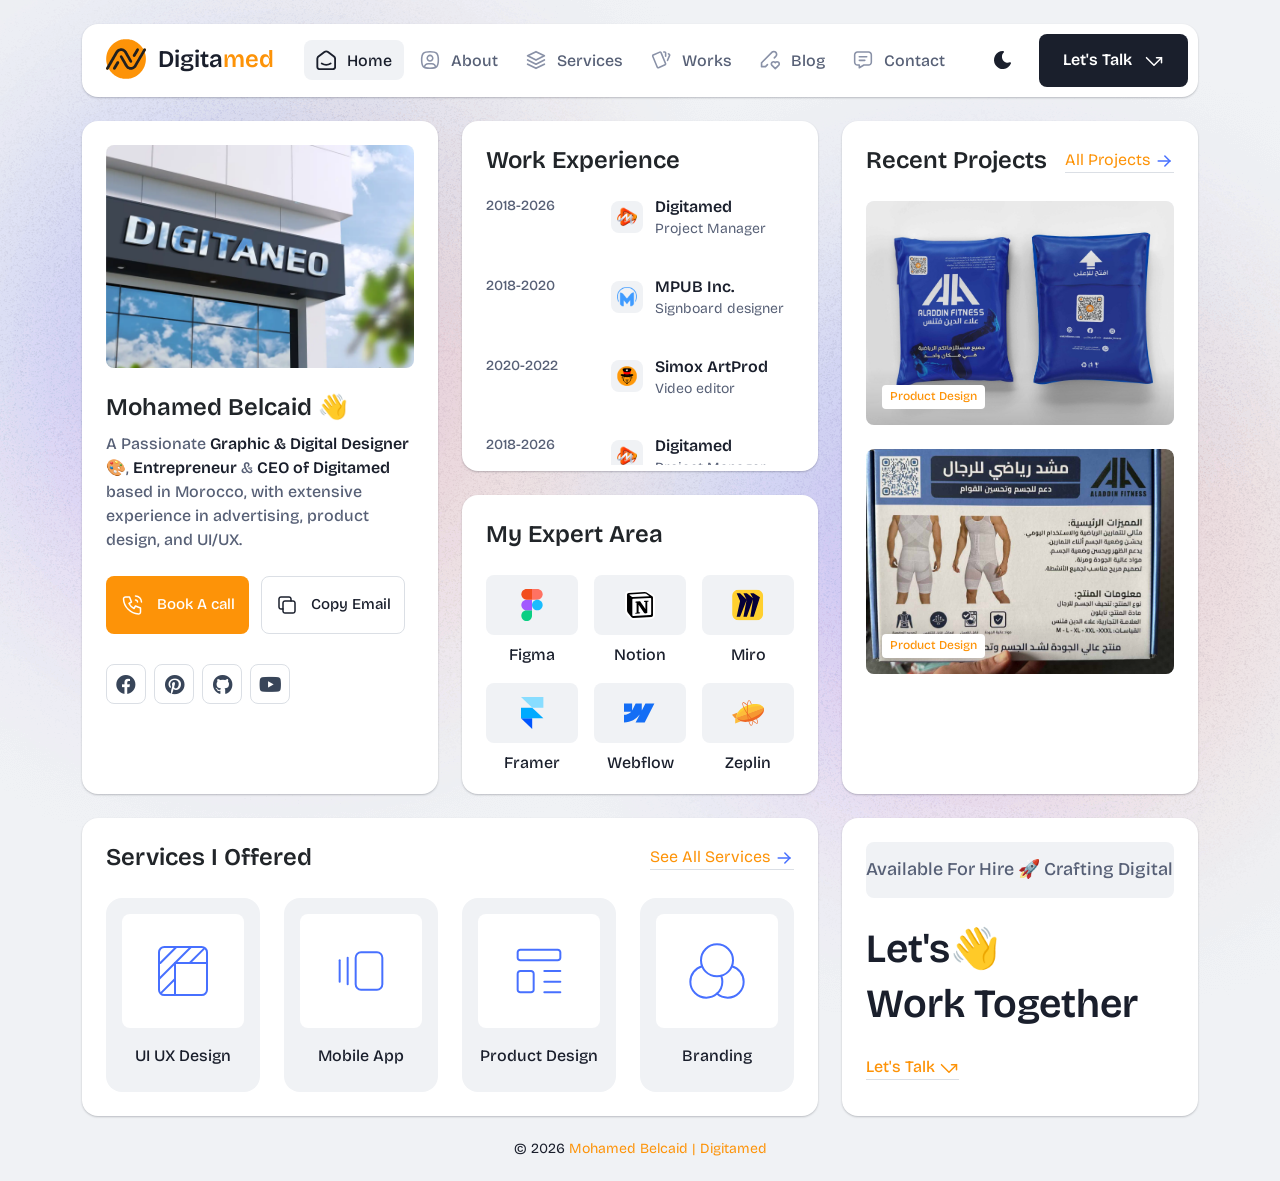
<file: index.html>
<!DOCTYPE html>
<html lang="en">

<head>
  <meta charset="UTF-8">
  <meta http-equiv="X-UA-Compatible" content="IE=edge">
  <title>Mohamed Belcaid - Portfolio</title>
  <meta name="description" content="Bentofolio - Bootstrap Personal Portfolio Template">
  <meta name="viewport" content="width=device-width, initial-scale=1">

  <link rel="shortcut icon" type="image/x-icon" href="assets/img/favicon.svg">
  <!-- Place favicon.ico in the root directory -->

  <!-- CSS here -->
  <link rel="stylesheet" href="assets/css/bootstrap.min.css">
  <link rel="stylesheet" href="assets/fontawsome/css/all.min.css">
  <link rel="stylesheet" href="assets/fontawsome/css/fontawesome.min.css">
  <link rel="stylesheet" href="assets/css/slick.css">
  <link rel="stylesheet" href="assets/css/magnific-popup.css">
  <link rel="stylesheet" href="assets/css/style.css">
  <link rel="stylesheet" href="assets/css/responsive.css">
</head>

<body>

  <div id="page-content">
    <!-- header part start -->
    <header class="header-area">
      <nav class="navbar">
        <div class="container">
          <div class="menu-container">
            <div class="logo">
              <a class="navbar-brand me-0" href="index.html">
                <svg width="40" height="40" viewBox="0 0 2048 2048">
                  <defs>
                    <style>
                      .s0 { fill: #fd9308 } 
                      .s1 { fill: #202020 } 
                    </style>
                  </defs>
                  <path id="Layer" class="s0" d="m996 7h61l40 2 36 3 40 5 42 7 43 9 43 11 42 13 35 12 35 14 21 9 33 15 30 15 23 13 20 11 26 16 36 24 17 12 19 14 18 14 17 14 13 11 14 12 15 14 10 9 42 42 7 8 12 13 9 11 10 11 11 14 10 12 12 16 14 19 14 20 17 26 16 26 11 19v2h2l2-5 7-11 6-7 13-10 10-5 11-3 6-1h20l14 3 9 4 11 7 10 11 9 16 8 20v18l-6 14-13 23-14 25-12 21-15 26-5 9 1 6 12 36 13 46 10 42 8 42 7 49 4 40 2 30 1 28v45l-2 49-3 37-6 47-7 41-8 38-10 39-12 40-10 30-14 37-16 38-18 38-16 31-13 23-13 22-14 22-16 24-14 20-12 16-13 17-13 16-9 11-13 15-12 13-7 8-14 15-33 33-8 7-7 7-8 7-28 24-14 11-15 12-16 12-18 13-33 22-19 12-20 12-23 13-28 15-24 12-36 16-26 11-35 13-36 12-30 9-52 13-40 8-38 6-41 5-36 3-17 1-33 [base64] 7-9 12-6 7-11 9-14 8-13 4h-24l-12-5-13-7-9-7-8-7-11-15-6-11v-26l8-16 11-23 12-23 16-27 10-17 11-18-1-10-12-36-12-42-10-42-9-46-7-49-4-41-2-32-1-28v-43l2-46 3-35 4-34 7-45 7-35 9-38 10-36 12-38 15-41 12-29 11-25 17-35 10-20 13-23 15-26 15-24 17-25 12-17 13-18 14-18 13-16 11-13 9-11 14-15 7-8 12-13 35-35 8-7 14-13 8-7 14-12 17-14 14-11 21-16 17-12 23-16 16-10 19-12 22-13 27-15 29-15 34-16 38-16 29-11 38-13 41-12 44-11 45-9 45-7 36-4 42-3z"/>
                  <path id="Layer" class="s1" d="m738 478h79l33 6 29 8 21 8 22 10 21 12 21 14 14 11 13 11 10 9 21 21 7 8 11 13 15 20 11 17 14 24 16 29 29 49 17 29 28 49 15 27 10 17 15 27 16 28 14 25 14 24 28 50 10 17 14 25 12 21 10 18 6 12 5 14 2 9v15l-4 16-4 9-6 10-4 5-12 9-16 7-12 3-15 1-16-3-9-4-11-7-7-7-9-11-14-21-17-29-16-27-14-24-17-29-14-24-15-26-14-24-32-56-15-26-16-28-14-24-15-26-14-24-20-34-21-35-13-21-10-16-9-12-9-10-8-8-15-11-18-10-16-7-15-5-25-6-19-3-12-1h-14l-21 2-22 5-22 8-17 9-13 10-13 12-23 23-18 22-10 16-15 26-14 24-13 23-13 22-14 24-15 26-40 70-15 26-14 24-11 19-9 15-13 22-15 25-14 24-10 17-12 21-12 22-10 18-16 29-9 15-14 23-10 16-14 24-13 23-14 25-13 23-22 38-10 17-15 25-17 29-14 24-10 17-10 18-5 8-7 11-8 10-5 6-11 9-14 8-13 4h-24l-12-5-13-7-9-7-8-7-11-15-6-11v-26l8-16 11-23 12-23 16-27 10-17 11-18 4-8 10-16 16-28 14-25 10-17 14-25 13-22 16-28 10-17 17-28 15-25 15-26 15-27 26-46 15-27 16-27 15-26 17-29 16-27 16-28 14-24 12-21 15-26 16-27 14-25 15-26 14-24 15-26 12-21 12-20 8-12 11-14 12-13 7-8 8-7 11-11 11-9 14-12 19-13 14-9 18-10 21-10 22-8 36-9z"/>
                  <path id="Layer" class="s1" d="m1967 483h20l14 3 9 4 11 7 10 11 9 16 8 20v18l-6 14-13 23-14 25-12 21-15 26-11 20-9 15-11 19-28 48-15 26-16 27-9 16-10 17-12 21-10 17-28 48-11 19-42 72-8 14-14 24-16 28-45 78-14 24-16 28-15 26-14 24-13 23-14 24-9 16-10 17-17 29-16 26-9 14-8 11-13 16-14 15-8 8-11 9-13 11-19 13-17 11-21 12-27 13-24 9-21 6-26 5-23 3h-61l-31-5-24-6-24-8-27-12-22-12-19-12-16-12-14-11-15-14-8-7-11-12-9-10-10-13-14-19-15-23-12-20-15-26-13-23-14-25-14-24-14-25-14-24-14-25-48-84-15-26-76-133-15-29-6-15-2-9v-15l3-12 5-12 8-11 7-7 14-9 13-5 8-2h21l12 3 14 7 10 9 9 10 10 14 15 25 14 24 14 25 10 17 14 24 14 25 42 72 11 19 28 48 17 29 15 26 16 27 30 52 25 45 11 18 10 13 9 11 10 10 14 11 14 9 16 8 15 6 17 5 27 5 9 1h39l26-5 17-5 18-8 16-9 16-12 13-12 12-13 12-16 13-20 17-28 15-26 14-25 10-17 12-21 14-24 30-52 12-21 42-72 15-26 16-27 12-21 14-24 30-52 16-27 12-21 14-24 15-26 14-24 16-28 13-23 14-24 13-23 30-52 44-77 12-20 2-4h2l2-5 7-11 6-7 13-10 10-5 11-3z"/>
                  <path id="Layer" class="s1" d="m596 1133h22l15 4 12 6 10 9 7 8 8 15 4 14 1 6v16l-3 15-6 17-10 19-24 40-17 29-13 22-10 17-28 48-15 29-10 17-14 22-13 21-12 20-8 12-11 12-9 7-15 7-23 8-6 1h-11l-9-2-18-11-10-8-7-7-7-11-6-16-1-5v-19l4-16 6-15 8-16 8-15 12-21 30-52 17-29 8-13 19-32 15-25 17-29 13-22 17-28 12-18 11-12 13-9 15-7z"/>
                  <path id="Layer" class="s1" d="m1613 477h10l15 2 16 7 13 10 8 10 8 16 3 12 1 7v17l-4 17-5 12-10 18-13 22-28 48-17 29-14 24-20 34-14 24-15 26-17 29-17 28-12 17-9 10-13 10-16 8-15 4h-18l-14-4-12-6-13-11-11-16-6-15-2-8v-21l4-16 6-15 9-17 9-15 17-29 20-34 11-19 12-20 34-58 16-27 17-29 12-20 11-18 9-12 12-12 15-10 14-6 6-2z"/>
                </svg>
                <span>Digita<span class="primary">med</span></span>
              </a>
            </div>
            <div class="navbar-main d-flex flex-grow-1">
              <div class="logo inner-logo d-block d-xl-none">
                <a class="navbar-brand me-0" href="index.html">
                  <svg width="40" height="40" viewBox="0 0 2048 2048">
  <defs>
    <style>
		.s0 { fill: #fd9308 } 
		.s1 { fill: #202020 } 
	</style>
  </defs>
  <path id="Layer" class="s0" d="m996 7h61l40 2 36 3 40 5 42 7 43 9 43 11 42 13 35 12 35 14 21 9 33 15 30 15 23 13 20 11 26 16 36 24 17 12 19 14 18 14 17 14 13 11 14 12 15 14 10 9 42 42 7 8 12 13 9 11 10 11 11 14 10 12 12 16 14 19 14 20 17 26 16 26 11 19v2h2l2-5 7-11 6-7 13-10 10-5 11-3 6-1h20l14 3 9 4 11 7 10 11 9 16 8 20v18l-6 14-13 23-14 25-12 21-15 26-5 9 1 6 12 36 13 46 10 42 8 42 7 49 4 40 2 30 1 28v45l-2 49-3 37-6 47-7 41-8 38-10 39-12 40-10 30-14 37-16 38-18 38-16 31-13 23-13 22-14 22-16 24-14 20-12 16-13 17-13 16-9 11-13 15-12 13-7 8-14 15-33 33-8 7-7 7-8 7-28 24-14 11-15 12-16 12-18 13-33 22-19 12-20 12-23 13-28 15-24 12-36 16-26 11-35 13-36 12-30 9-52 13-40 8-38 6-41 5-36 3-17 1-33 [base64] 7-9 12-6 7-11 9-14 8-13 4h-24l-12-5-13-7-9-7-8-7-11-15-6-11v-26l8-16 11-23 12-23 16-27 10-17 11-18-1-10-12-36-12-42-10-42-9-46-7-49-4-41-2-32-1-28v-43l2-46 3-35 4-34 7-45 7-35 9-38 10-36 12-38 15-41 12-29 11-25 17-35 10-20 13-23 15-26 15-24 17-25 12-17 13-18 14-18 13-16 11-13 9-11 14-15 7-8 12-13 35-35 8-7 14-13 8-7 14-12 17-14 14-11 21-16 17-12 23-16 16-10 19-12 22-13 27-15 29-15 34-16 38-16 29-11 38-13 41-12 44-11 45-9 45-7 36-4 42-3z"/>
  <path id="Layer" class="s1" d="m738 478h79l33 6 29 8 21 8 22 10 21 12 21 14 14 11 13 11 10 9 21 21 7 8 11 13 15 20 11 17 14 24 16 29 29 49 17 29 28 49 15 27 10 17 15 27 16 28 14 25 14 24 28 50 10 17 14 25 12 21 10 18 6 12 5 14 2 9v15l-4 16-4 9-6 10-4 5-12 9-16 7-12 3-15 1-16-3-9-4-11-7-7-7-9-11-14-21-17-29-16-27-14-24-17-29-14-24-15-26-14-24-32-56-15-26-16-28-14-24-15-26-14-24-20-34-21-35-13-21-10-16-9-12-9-10-8-8-15-11-18-10-16-7-15-5-25-6-19-3-12-1h-14l-21 2-22 5-22 8-17 9-13 10-13 12-23 23-18 22-10 16-15 26-14 24-13 23-13 22-14 24-15 26-40 70-15 26-14 24-11 19-9 15-13 22-15 25-14 24-10 17-12 21-12 22-10 18-16 29-9 15-14 23-10 16-14 24-13 23-14 25-13 23-22 38-10 17-15 25-17 29-14 24-10 17-10 18-5 8-7 11-8 10-5 6-11 9-14 8-13 4h-24l-12-5-13-7-9-7-8-7-11-15-6-11v-26l8-16 11-23 12-23 16-27 10-17 11-18 4-8 10-16 16-28 14-25 10-17 14-25 13-22 16-28 10-17 17-28 15-25 15-26 15-27 26-46 15-27 16-27 15-26 17-29 16-27 16-28 14-24 12-21 15-26 16-27 14-25 15-26 14-24 15-26 12-21 12-20 8-12 11-14 12-13 7-8 8-7 11-11 11-9 14-12 19-13 14-9 18-10 21-10 22-8 36-9z"/>
  <path id="Layer" class="s1" d="m1967 483h20l14 3 9 4 11 7 10 11 9 16 8 20v18l-6 14-13 23-14 25-12 21-15 26-11 20-9 15-11 19-28 48-15 26-16 27-9 16-10 17-12 21-10 17-28 48-11 19-42 72-8 14-14 24-16 28-45 78-14 24-16 28-15 26-14 24-13 23-14 24-9 16-10 17-17 29-16 26-9 14-8 11-13 16-14 15-8 8-11 9-13 11-19 13-17 11-21 12-27 13-24 9-21 6-26 5-23 3h-61l-31-5-24-6-24-8-27-12-22-12-19-12-16-12-14-11-15-14-8-7-11-12-9-10-10-13-14-19-15-23-12-20-15-26-13-23-14-25-14-24-14-25-14-24-14-25-48-84-15-26-76-133-15-29-6-15-2-9v-15l3-12 5-12 8-11 7-7 14-9 13-5 8-2h21l12 3 14 7 10 9 9 10 10 14 15 25 14 24 14 25 10 17 14 24 14 25 42 72 11 19 28 48 17 29 15 26 16 27 30 52 25 45 11 18 10 13 9 11 10 10 14 11 14 9 16 8 15 6 17 5 27 5 9 1h39l26-5 17-5 18-8 16-9 16-12 13-12 12-13 12-16 13-20 17-28 15-26 14-25 10-17 12-21 14-24 30-52 12-21 42-72 15-26 16-27 12-21 14-24 30-52 16-27 12-21 14-24 15-26 14-24 16-28 13-23 14-24 13-23 30-52 44-77 12-20 2-4h2l2-5 7-11 6-7 13-10 10-5 11-3z"/>
  <path id="Layer" class="s1" d="m596 1133h22l15 4 12 6 10 9 7 8 8 15 4 14 1 6v16l-3 15-6 17-10 19-24 40-17 29-13 22-10 17-28 48-15 29-10 17-14 22-13 21-12 20-8 12-11 12-9 7-15 7-23 8-6 1h-11l-9-2-18-11-10-8-7-7-7-11-6-16-1-5v-19l4-16 6-15 8-16 8-15 12-21 30-52 17-29 8-13 19-32 15-25 17-29 13-22 17-28 12-18 11-12 13-9 15-7z"/>
  <path id="Layer" class="s1" d="m1613 477h10l15 2 16 7 13 10 8 10 8 16 3 12 1 7v17l-4 17-5 12-10 18-13 22-28 48-17 29-14 24-20 34-14 24-15 26-17 29-17 28-12 17-9 10-13 10-16 8-15 4h-18l-14-4-12-6-13-11-11-16-6-15-2-8v-21l4-16 6-15 9-17 9-15 17-29 20-34 11-19 12-20 34-58 16-27 17-29 12-20 11-18 9-12 12-12 15-10 14-6 6-2z"/>
                    class="logo-icon" />
                </svg>
                  <span>Digita<span class="primary">med</span></span>
                </a>
              </div>
              <ul class="navbar-info mx-auto">
                <li class="nav-item">
                  <a class="nav-link active" aria-current="page" href="index.html">
                    <svg class="nav-icon" viewBox="0 0 15 15" fill="none" xmlns="http://www.w3.org/2000/svg">
                      <path
                        d="M13.475 4.92481L9.03083 1.46814C8.64082 1.16473 8.1608 1 7.66667 1C7.17254 1 6.69251 1.16473 6.3025 1.46814L1.8575 4.92481C1.59037 5.13254 1.37424 5.39858 1.22563 5.7026C1.07701 6.00662 0.99984 6.34058 1 6.67897V12.679C1 13.121 1.17559 13.5449 1.48816 13.8575C1.80072 14.17 2.22464 14.3456 2.66667 14.3456H12.6667C13.1087 14.3456 13.5326 14.17 13.8452 13.8575C14.1577 13.5449 14.3333 13.121 14.3333 12.679V6.67897C14.3333 5.99314 14.0167 5.34564 13.475 4.92481Z"
                        stroke-width="1.4" stroke-linecap="round" stroke-linejoin="round" />
                      <path d="M10.9753 10.1665C9.13359 11.2773 6.14859 11.2773 4.30859 10.1665" stroke-width="1.4"
                        stroke-linecap="round" stroke-linejoin="round" />
                    </svg>
                    <span>Home</span>
                  </a>
                </li>
                <li class="nav-item">
                  <a class="nav-link" href="about.html">
                    <svg class="nav-icon" viewBox="0 0 18 18" fill="none" xmlns="http://www.w3.org/2000/svg">
                      <path
                        d="M9 9.8335C9.66304 9.8335 10.2989 9.5701 10.7678 9.10126C11.2366 8.63242 11.5 7.99654 11.5 7.3335C11.5 6.67045 11.2366 6.03457 10.7678 5.56573C10.2989 5.09689 9.66304 4.8335 9 4.8335C8.33696 4.8335 7.70107 5.09689 7.23223 5.56573C6.76339 6.03457 6.5 6.67045 6.5 7.3335C6.5 7.99654 6.76339 8.63242 7.23223 9.10126C7.70107 9.5701 8.33696 9.8335 9 9.8335Z"
                        stroke-width="1.4" stroke-linecap="round" stroke-linejoin="round" />
                      <path
                        d="M9 1.5C15 1.5 16.5 3 16.5 9C16.5 15 15 16.5 9 16.5C3 16.5 1.5 15 1.5 9C1.5 3 3 1.5 9 1.5Z"
                        stroke-width="1.4" stroke-linecap="round" stroke-linejoin="round" />
                      <path
                        d="M4 15.7085V15.6668C4 14.7828 4.35119 13.9349 4.97631 13.3098C5.60143 12.6847 6.44928 12.3335 7.33333 12.3335H10.6667C11.5507 12.3335 12.3986 12.6847 13.0237 13.3098C13.6488 13.9349 14 14.7828 14 15.6668V15.7085"
                        stroke-width="1.4" stroke-linecap="round" stroke-linejoin="round" />
                    </svg>
                    About
                  </a>
                </li>
                <li class="nav-item">
                  <a class="nav-link" href="services.html">
                    <svg class="nav-icon" viewBox="0 0 16 16" fill="none" xmlns="http://www.w3.org/2000/svg">
                      <path d="M7.99967 1.3335L1.33301 4.66683L7.99967 8.00016L14.6663 4.66683L7.99967 1.3335Z"
                        stroke-width="1.4" stroke-linecap="round" stroke-linejoin="round" />
                      <path d="M1.33301 8L7.99967 11.3333L14.6663 8" stroke-width="1.4" stroke-linecap="round"
                        stroke-linejoin="round" />
                      <path d="M1.33301 11.3335L7.99967 14.6668L14.6663 11.3335" stroke-width="1.4"
                        stroke-linecap="round" stroke-linejoin="round" />
                    </svg>
                    Services
                  </a>
                </li>
                <li class="nav-item">
                  <a class="nav-link" href="Portfolio/works.html">
                    <svg class="nav-icon" viewBox="0 0 18 17" fill="none" xmlns="http://www.w3.org/2000/svg">
                      <path
                        d="M2.00326 3.99733L7.95159 1.40649C8.04974 1.36442 8.15533 1.34243 8.26212 1.34181C8.3689 1.34119 8.47473 1.36196 8.57337 1.40289C8.67201 1.44382 8.76145 1.50408 8.83642 1.58013C8.9114 1.65617 8.97039 1.74646 9.00992 1.84566L13.1133 11.764C13.1985 11.9651 13.2014 12.1917 13.1213 12.3949C13.0412 12.5982 12.8845 12.7618 12.6849 12.8507L6.73742 15.4415C6.63922 15.4837 6.53356 15.5058 6.42668 15.5065C6.3198 15.5072 6.21387 15.4864 6.11514 15.4455C6.0164 15.4046 5.92688 15.3442 5.85184 15.2681C5.7768 15.192 5.71778 15.1016 5.67826 15.0023L1.57492 5.08316C1.48963 4.88204 1.48673 4.65546 1.56684 4.45222C1.64696 4.24898 1.80367 4.08616 2.00326 3.99733Z"
                        stroke-width="1.4" stroke-linecap="round" stroke-linejoin="round" />
                      <path
                        d="M11.5 1.3335H12.3333C12.5543 1.3335 12.7663 1.42129 12.9226 1.57757C13.0789 1.73385 13.1667 1.94582 13.1667 2.16683V5.0835"
                        stroke-width="1.4" stroke-linecap="round" stroke-linejoin="round" />
                      <path
                        d="M15.6663 3C15.8863 3.09333 16.0997 3.18083 16.3063 3.2625C16.5098 3.34882 16.6706 3.51241 16.7534 3.71729C16.8362 3.92217 16.8343 4.15155 16.748 4.355L14.833 8.83334"
                        stroke-width="1.4" stroke-linecap="round" stroke-linejoin="round" />
                    </svg>
                    Works
                  </a>
                </li>
                <li class="nav-item">
                  <a class="nav-link" href="blog.html">
                    <svg class="nav-icon" viewBox="0 0 17 16" fill="none" xmlns="http://www.w3.org/2000/svg">
                      <path
                        d="M12.1663 6.16676L13.4163 4.91676C13.6352 4.69789 13.8088 4.43805 13.9273 4.15208C14.0457 3.86612 14.1067 3.55962 14.1067 3.25009C14.1067 2.94056 14.0457 2.63406 13.9273 2.3481C13.8088 2.06213 13.6352 1.80229 13.4163 1.58342C13.1975 1.36455 12.9376 1.19094 12.6517 1.07248C12.3657 0.954033 12.0592 0.893066 11.7497 0.893066C11.4401 0.893066 11.1336 0.954033 10.8477 1.07248C10.5617 1.19094 10.3019 1.36455 10.083 1.58342L1.33301 10.3334V13.6668H4.66634L6.33301 12.0001"
                        stroke-width="1.4" stroke-linecap="round" stroke-linejoin="round" />
                      <path
                        d="M13.0004 15.3335L15.7921 12.5968C15.9633 12.4307 16.0995 12.232 16.1926 12.0124C16.2857 11.7927 16.3339 11.5567 16.3343 11.3181C16.3347 11.0796 16.2873 10.8434 16.1948 10.6235C16.1024 10.4035 15.9669 10.2044 15.7963 10.0377C15.448 9.69712 14.9806 9.50602 14.4935 9.50509C14.0065 9.50415 13.5383 9.69346 13.1888 10.0327L13.0021 10.216L12.8163 10.0327C12.4681 9.69237 12.0008 9.50143 11.5139 9.50049C11.0271 9.49956 10.5591 9.68871 10.2096 10.0277C10.0383 10.1937 9.9021 10.3924 9.80891 10.612C9.71572 10.8316 9.66746 11.0677 9.667 11.3062C9.66653 11.5447 9.71386 11.781 9.80619 12.0009C9.89853 12.2209 10.034 12.4201 10.2046 12.5868L13.0004 15.3335Z"
                        stroke-width="1.4" stroke-linecap="round" stroke-linejoin="round" />
                    </svg>
                    Blog
                  </a>
                </li>
                <li class="nav-item">
                  <a class="nav-link" href="contact.html">
                    <svg class="nav-icon" viewBox="0 0 18 17" fill="none" xmlns="http://www.w3.org/2000/svg">
                      <path d="M5.66699 5.5H12.3337" stroke-width="1.4" stroke-linecap="round"
                        stroke-linejoin="round" />
                      <path d="M5.66699 8.8335H10.667" stroke-width="1.4" stroke-linecap="round"
                        stroke-linejoin="round" />
                      <path
                        d="M14 1.3335C14.663 1.3335 15.2989 1.59689 15.7678 2.06573C16.2366 2.53457 16.5 3.17045 16.5 3.8335V10.5002C16.5 11.1632 16.2366 11.7991 15.7678 12.2679C15.2989 12.7368 14.663 13.0002 14 13.0002H9.83333L5.66667 15.5002V13.0002H4C3.33696 13.0002 2.70107 12.7368 2.23223 12.2679C1.76339 11.7991 1.5 11.1632 1.5 10.5002V3.8335C1.5 3.17045 1.76339 2.53457 2.23223 2.06573C2.70107 1.59689 3.33696 1.3335 4 1.3335H14Z"
                        stroke-width="1.4" stroke-linecap="round" stroke-linejoin="round" />
                    </svg>
                    Contact
                  </a>
                </li>
              </ul>
              <div class="header-right-info d-flex align-items-center">
                <button class="theme-control-btn">
                  <span class="dark">
                    <svg width="24" height="24" viewBox="0 0 24 24" fill="none" xmlns="http://www.w3.org/2000/svg">
                      <path
                        d="M11.8005 3C10.207 3.0003 8.64356 3.44286 7.27683 4.28049C5.91011 5.11811 4.79139 6.31937 4.04002 7.75612C3.28865 9.19288 2.93281 10.8112 3.01046 12.4386C3.08811 14.0659 3.59633 15.6411 4.48091 16.9963C5.3655 18.3514 6.59326 19.4356 8.03324 20.1333C9.47322 20.8309 11.0714 21.1157 12.6573 20.9574C14.2432 20.7991 15.7573 20.2036 17.0381 19.2344C18.319 18.2652 19.3185 16.9587 19.9301 15.4542C20.2302 14.7162 19.5111 13.9746 18.7875 14.2752C17.5475 14.7888 16.1706 14.8418 14.8963 14.425C13.622 14.0082 12.5308 13.1479 11.8126 11.9937C11.0943 10.8396 10.7943 9.4645 10.9648 8.10764C11.1353 6.75077 11.7655 5.49792 12.7458 4.5669L12.8136 4.4949C13.2986 3.9279 12.913 3.0072 12.1464 3.0072H11.9122L11.8524 3.0018L11.7996 3H11.8005Z"
                        fill="#1A1F2C" />
                    </svg>
                    <small class="theme-text d-block d-xl-none">Change appearance</small>
                  </span>
                  <span class="light">
                    <svg width="24" height="24" viewBox="0 0 24 24" fill="none" xmlns="http://www.w3.org/2000/svg">
                      <path
                        d="M12 19C12.2449 19 12.4813 19.09 12.6644 19.2527C12.8474 19.4155 12.9643 19.6397 12.993 19.883L13 20V21C12.9997 21.2549 12.9021 21.5 12.7272 21.6854C12.5522 21.8707 12.313 21.9822 12.0586 21.9972C11.8042 22.0121 11.5536 21.9293 11.3582 21.7657C11.1627 21.6021 11.0371 21.3701 11.007 21.117L11 21V20C11 19.7348 11.1054 19.4804 11.2929 19.2929C11.4804 19.1054 11.7348 19 12 19Z"
                        fill="#FD7E41" />
                      <path
                        d="M18.3127 16.9099L18.4067 16.9929L19.1067 17.6929C19.2861 17.8729 19.3902 18.1144 19.398 18.3683C19.4057 18.6223 19.3165 18.8697 19.1485 19.0602C18.9804 19.2508 18.7462 19.3702 18.4933 19.3943C18.2403 19.4184 17.9877 19.3454 17.7867 19.1899L17.6927 19.1069L16.9927 18.4069C16.8202 18.2347 16.7165 18.0053 16.7012 17.7619C16.6859 17.5186 16.76 17.278 16.9097 17.0855C17.0593 16.893 17.2741 16.7618 17.5137 16.7166C17.7533 16.6713 18.0012 16.7152 18.2107 16.8399L18.3127 16.9099Z"
                        fill="#FD7E41" />
                      <path
                        d="M7.00747 16.993C7.17965 17.1652 7.28308 17.3943 7.29836 17.6373C7.31364 17.8803 7.23972 18.1206 7.09047 18.313L7.00747 18.407L6.30747 19.107C6.12751 19.2863 5.88604 19.3905 5.63209 19.3982C5.37814 19.406 5.13076 19.3168 4.94019 19.1487C4.74963 18.9807 4.63017 18.7464 4.60607 18.4935C4.58198 18.2406 4.65506 17.988 4.81047 17.787L4.89347 17.693L5.59347 16.993C5.781 16.8055 6.03531 16.7002 6.30047 16.7002C6.56563 16.7002 6.81994 16.8055 7.00747 16.993Z"
                        fill="#FD7E41" />
                      <path
                        d="M3.99987 11C4.25475 11.0003 4.4999 11.0979 4.68524 11.2728C4.87057 11.4478 4.9821 11.687 4.99704 11.9414C5.01198 12.1958 4.92919 12.4464 4.7656 12.6418C4.60201 12.8373 4.36996 12.9629 4.11687 12.993L3.99987 13H2.99987C2.74499 12.9997 2.49984 12.9021 2.3145 12.7272C2.12916 12.5522 2.01763 12.313 2.0027 12.0586C1.98776 11.8042 2.07054 11.5536 2.23413 11.3582C2.39772 11.1627 2.62977 11.0371 2.88287 11.007L2.99987 11H3.99987Z"
                        fill="#FD7E41" />
                      <path
                        d="M20.9999 11C21.2547 11.0003 21.4999 11.0979 21.6852 11.2728C21.8706 11.4478 21.9821 11.687 21.997 11.9414C22.012 12.1958 21.9292 12.4464 21.7656 12.6418C21.602 12.8373 21.37 12.9629 21.1169 12.993L20.9999 13H19.9999C19.745 12.9997 19.4998 12.9021 19.3145 12.7272C19.1292 12.5522 19.0176 12.313 19.0027 12.0586C18.9878 11.8042 19.0705 11.5536 19.2341 11.3582C19.3977 11.1627 19.6298 11.0371 19.8829 11.007L19.9999 11H20.9999Z"
                        fill="#FD7E41" />
                      <path
                        d="M6.21264 4.80985L6.30664 4.89285L7.00664 5.59285C7.18599 5.77281 7.29011 6.01429 7.29787 6.26824C7.30562 6.52219 7.21642 6.76957 7.04839 6.96013C6.88036 7.1507 6.64609 7.27016 6.39316 7.29425C6.14024 7.31834 5.88763 7.24526 5.68664 7.08985L5.59264 7.00685L4.89264 6.30685C4.72073 6.13453 4.61757 5.90543 4.6025 5.66248C4.58744 5.41954 4.6615 5.17945 4.8108 4.98721C4.9601 4.79497 5.1744 4.66378 5.41351 4.61824C5.65262 4.57271 5.90013 4.61594 6.10964 4.73985L6.21264 4.80985Z"
                        fill="#FD7E41" />
                      <path
                        d="M19.1071 4.89288C19.2793 5.06508 19.3827 5.29418 19.398 5.5372C19.4132 5.78023 19.3393 6.02048 19.1901 6.21288L19.1071 6.30688L18.4071 7.00688C18.2271 7.18623 17.9856 7.29036 17.7317 7.29811C17.4777 7.30587 17.2304 7.21667 17.0398 7.04864C16.8492 6.8806 16.7298 6.64633 16.7057 6.39341C16.6816 6.14049 16.7547 5.88788 16.9101 5.68688L16.9931 5.59288L17.6931 4.89288C17.8806 4.70541 18.1349 4.6001 18.4001 4.6001C18.6652 4.6001 18.9196 4.70541 19.1071 4.89288Z"
                        fill="#FD7E41" />
                      <path
                        d="M12 2C12.2449 2.00003 12.4813 2.08996 12.6644 2.25272C12.8474 2.41547 12.9643 2.63975 12.993 2.883L13 3V4C12.9997 4.25488 12.9021 4.50003 12.7272 4.68537C12.5522 4.8707 12.313 4.98223 12.0586 4.99717C11.8042 5.01211 11.5536 4.92933 11.3582 4.76573C11.1627 4.60214 11.0371 4.3701 11.007 4.117L11 4V3C11 2.73478 11.1054 2.48043 11.2929 2.29289C11.4804 2.10536 11.7348 2 12 2Z"
                        fill="#FD7E41" />
                      <path
                        d="M12 7C12.9797 6.99994 13.9378 7.28769 14.7553 7.8275C15.5729 8.36731 16.2138 9.1354 16.5986 10.0364C16.9833 10.9373 17.0949 11.9315 16.9195 12.8953C16.7441 13.8592 16.2893 14.7502 15.6118 15.4579C14.9343 16.1655 14.0638 16.6585 13.1085 16.8756C12.1532 17.0928 11.1552 17.0245 10.2383 16.6793C9.3215 16.334 8.52629 15.7271 7.95146 14.9338C7.37663 14.1405 7.04752 13.1958 7.005 12.217L7 12L7.005 11.783C7.06092 10.4958 7.61161 9.27978 8.54222 8.38866C9.47284 7.49754 10.7115 7.00007 12 7Z"
                        fill="#FD7E41" />
                    </svg>
                    <small class="theme-text d-block d-xl-none">Change appearance</small>
                  </span>
                </button>
                <a href="contact.html" class="lets-talk-btn">
                  Let's Talk
                  <svg class="icon" width="20" height="20" viewBox="0 0 20 20" fill="none"
                    xmlns="http://www.w3.org/2000/svg">
                    <path d="M17.5 11.6665V6.6665H12.5" stroke="white" stroke-width="1.5" stroke-linecap="round"
                      stroke-linejoin="round" />
                    <path d="M17.5 6.6665L10 14.1665L2.5 6.6665" stroke="white" stroke-width="1.5"
                      stroke-linecap="round" stroke-linejoin="round" />
                  </svg>
                </a>
              </div>
            </div>
            <div class="mobile-menu-overlay d-block d-lg-none"></div>
            <div class="mobile-menu-control-bar d-block d-xl-none">
              <button class="mobile-menu-control-bar">
                <i class="fas fa-bars"></i>
              </button>
            </div>
          </div>
        </div>
      </nav>
    </header>
    <!-- header part end -->

    <!-- main area part start -->
    <main>
      <section class="home-area">
        <div class="container">
          <div class="row g-4">
            <div class="col-xl-4">
              <div class="card profile-card">
                <div class="card-body">
                  <div class="image text-center">
                    <img src="assets/img/images/pr1.webp" alt="profile">
                  </div>
                  <div class="text">
                    <h3 class="card-title">Mohamed Belcaid 👋</h3>
                    <p>A Passionate <span>Graphic & Digital Designer</span> 🎨, <span>Entrepreneur</span> & <span>CEO of Digitamed</span> based in Morocco, with extensive experience in advertising, product design, and UI/UX.</p>
                    <div class="common-button-groups">
                      <a class="btn btn-call" href="tel:+212606601959">
                        <svg class="icon" width="25" height="24" viewBox="0 0 25 24" fill="none"
                          xmlns="http://www.w3.org/2000/svg">
                          <path
                            d="M5.5 4H9.5L11.5 9L9 10.5C10.071 12.6715 11.8285 14.429 14 15.5L15.5 13L20.5 15V19C20.5 19.5304 20.2893 20.0391 19.9142 20.4142C19.5391 20.7893 19.0304 21 18.5 21C14.5993 20.763 10.9202 19.1065 8.15683 16.3432C5.3935 13.5798 3.73705 9.90074 3.5 6C3.5 5.46957 3.71071 4.96086 4.08579 4.58579C4.46086 4.21071 4.96957 4 5.5 4Z"
                            stroke="white" stroke-width="1.5" stroke-linecap="round" stroke-linejoin="round" />
                          <path
                            d="M15.5 7C16.0304 7 16.5391 7.21071 16.9142 7.58579C17.2893 7.96086 17.5 8.46957 17.5 9"
                            stroke="white" stroke-width="1.5" stroke-linecap="round" stroke-linejoin="round" />
                          <path d="M15.5 3C17.0913 3 18.6174 3.63214 19.7426 4.75736C20.8679 5.88258 21.5 7.4087 21.5 9"
                            stroke="white" stroke-width="1.5" stroke-linecap="round" stroke-linejoin="round" />
                        </svg>
                        Book A call
                      </a>
                      <button class="btn btn-copy" data-clipboard-text="mohamed@belcaid.ma">
                        <svg class="icon" width="24" height="24" viewBox="0 0 24 24" fill="none"
                          xmlns="http://www.w3.org/2000/svg">
                          <path
                            d="M8 10C8 9.46957 8.21071 8.96086 8.58579 8.58579C8.96086 8.21071 9.46957 8 10 8H18C18.5304 8 19.0391 8.21071 19.4142 8.58579C19.7893 8.96086 20 9.46957 20 10V18C20 18.5304 19.7893 19.0391 19.4142 19.4142C19.0391 19.7893 18.5304 20 18 20H10C9.46957 20 8.96086 19.7893 8.58579 19.4142C8.21071 19.0391 8 18.5304 8 18V10Z"
                            stroke-width="1.5" stroke-linecap="round" stroke-linejoin="round" />
                          <path
                            d="M16 8V6C16 5.46957 15.7893 4.96086 15.4142 4.58579C15.0391 4.21071 14.5304 4 14 4H6C5.46957 4 4.96086 4.21071 4.58579 4.58579C4.21071 4.96086 4 5.46957 4 6V14C4 14.5304 4.21071 15.0391 4.58579 15.4142C4.96086 15.7893 5.46957 16 6 16H8"
                            stroke-width="1.5" stroke-linecap="round" stroke-linejoin="round" />
                        </svg>
                        Copy Email
                      </button>
                    </div>
                    <div class="social-media-icon">
                      <ul class="list-unstyled">
                        <li><a href="https://facebook.com/belcaid" target="_blank"><i class="fab fa-facebook"></i></a></li>
                        <li><a href="https://www.pinterest.com/digitamed/" target="_blank"><i class="fab fa-pinterest"></i></a></li>
                        <li><a href="https://github.com/Digita-med" target="_blank"><i class="fab fa-github"></i></a></li>
                        <li><a href="https://www.youtube.com/@belcaid" target="_blank"><i class="fab fa-youtube"></i></a></li>
                      </ul>
                    </div>
                  </div>
                </div>
              </div>
            </div>
            <div class="col-xl-4">
              <div class="row g-4">
                <div class="col-lg-12">
                  <div class="card">
                    <div class="card-body work-experience-card">
                      <h3 class="card-title">Work Experience</h3>
                      <div class="work-experience-main">
                        <ul class="work-experience-slider list-unstyled">
                          <li>
                            <div class="date">
                              <p>2018-2026</p>
                            </div>
                            <div class="info">
                              <div class="icon">
                                <img src="assets/img/icons/Digitamed.svg" alt="Digitamed">
                              </div>
                              <div class="text">
                                <h4 class="title">Digitamed</h4>
                                <h6 class="subtitle">Project Manager</h6>
                              </div>
                            </div>
                          </li>
                          <li>
                            <div class="date">
                              <p>2018-2020</p>
                            </div>
                            <div class="info">
                              <div class="icon">
                                <img src="assets/img/icons/MPUB.svg" alt="MPUB">
                              </div>
                              <div class="text">
                                <h4 class="title">MPUB Inc.</h4>
                                <h6 class="subtitle">Signboard designer</h6>
                              </div>
                            </div>
                          </li>
                          <li>
                            <div class="date">
                              <p>2020-2022</p>
                            </div>
                            <div class="info">
                              <div class="icon">
                                <img src="assets/img/icons/Simox ArtProd.svg" alt="Simox ArtProd">
                              </div>
                              <div class="text">
                                <h4 class="title">Simox ArtProd</h4>
                                <h6 class="subtitle">Video editor</h6>
                              </div>
                            </div>
                          </li>
                          <!-- Duplicate for seamless scroll -->
                          <li>
                            <div class="date">
                              <p>2018-2026</p>
                            </div>
                            <div class="info">
                              <div class="icon">
                                <img src="assets/img/icons/Digitamed.svg" alt="Digitamed">
                              </div>
                              <div class="text">
                                <h4 class="title">Digitamed</h4>
                                <h6 class="subtitle">Project Manager</h6>
                              </div>
                            </div>
                          </li>
                          <li>
                            <div class="date">
                              <p>2018-2020</p>
                            </div>
                            <div class="info">
                              <div class="icon">
                                <img src="assets/img/icons/MPUB.svg" alt="MPUB">
                              </div>
                              <div class="text">
                                <h4 class="title">MPUB Inc.</h4>
                                <h6 class="subtitle">Signboard designer</h6>
                              </div>
                            </div>
                          </li>
                          <li>
                            <div class="date">
                              <p>2020-2022</p>
                            </div>
                            <div class="info">
                              <div class="icon">
                                <img src="assets/img/icons/Simox ArtProd.svg" alt="Simox ArtProd">
                              </div>
                              <div class="text">
                                <h4 class="title">Simox ArtProd</h4>
                                <h6 class="subtitle">Video editor</h6>
                              </div>
                            </div>
                          </li>
                        </ul>
                      </div>
                    </div>
                  </div>
                </div>
                <div class="col-lg-12">
                  <div class="card expertise-card">
                    <div class="card-body">
                      <h3 class="card-title">My Expert Area
                      </h3>
                      <div class="expertise-main mt-24">
                        <div class="row g-3">
                          <div class="col-xl-4 col-md-4 col-sm-6 col-6">
                            <div class="expertise-item">
                              <div class="image text-center">
                                <img src="assets/img/icons/figma.svg" alt="Figma">
                              </div>
                              <div class="text">
                                <h4 class="title">Figma</h4>
                              </div>
                            </div>
                          </div>
                          <div class="col-xl-4 col-md-4 col-sm-6 col-6">
                            <div class="expertise-item">
                              <div class="image text-center">
                                <img src="assets/img/icons/notion.svg" alt="Notion">
                              </div>
                              <div class="text">
                                <h4 class="title">Notion</h4>
                              </div>
                            </div>
                          </div>
                          <div class="col-xl-4 col-md-4 col-sm-6 col-6">
                            <div class="expertise-item">
                              <div class="image text-center">
                                <img src="assets/img/icons/mico.svg" alt="Miro">
                              </div>
                              <div class="text">
                                <h4 class="title">Miro</h4>
                              </div>
                            </div>
                          </div>
                          <div class="col-xl-4 col-md-4 col-sm-6 col-6">
                            <div class="expertise-item">
                              <div class="image text-center">
                                <img src="assets/img/icons/framer.svg" alt="Framer">
                              </div>
                              <div class="text">
                                <h4 class="title">Framer</h4>
                              </div>
                            </div>
                          </div>
                          <div class="col-xl-4 col-md-4 col-sm-6 col-6">
                            <div class="expertise-item">
                              <div class="image text-center">
                                <img src="assets/img/icons/webflow.svg" alt="Webflow">
                              </div>
                              <div class="text">
                                <h4 class="title">Webflow</h4>
                              </div>
                            </div>
                          </div>
                          <div class="col-xl-4 col-md-4 col-sm-6 col-6">
                            <div class="expertise-item">
                              <div class="image text-center">
                                <img src="assets/img/icons/zeplin.svg" alt="Zeplin">
                              </div>
                              <div class="text">
                                <h4 class="title">Zeplin</h4>
                              </div>
                            </div>
                          </div>
                        </div>
                      </div>
                    </div>
                  </div>
                </div>
              </div>
            </div>
            <div class="col-xl-4">
              <div class="card card-projects">
                <div class="card-body">

                  <h3 class="card-title">Recent Projects <a class="link-btn" href="Portfolio/works.html">All Projects
                      <svg class="icon" width="20" height="20" viewBox="0 0 20 20" fill="none"
                        xmlns="http://www.w3.org/2000/svg">
                        <path d="M4.16699 10H15.8337" stroke="#4770FF" stroke-width="1.5" stroke-linecap="round"
                          stroke-linejoin="round" />
                        <path d="M10.833 15L15.833 10" stroke="#4770FF" stroke-width="1.5" stroke-linecap="round"
                          stroke-linejoin="round" />
                        <path d="M10.833 5L15.833 10" stroke="#4770FF" stroke-width="1.5" stroke-linecap="round"
                          stroke-linejoin="round" />
                      </svg>

                    </a></h3>
                  <div class="projects-main mt-24">
                    <div class="row g-4 parent-container">
                      <div class="col-lg-12">
                        <div class="project-item">
                          <div class="image">
                            <img src="assets/img/projects/project-1.jpg" alt="project-1" class="img-fluid w-100">
                            <a href="assets/img/projects/project-1.jpg"
                              class="gallery-popup full-image-preview parent-container">
                              <svg class="icon" xmlns="http://www.w3.org/2000/svg" viewBox="0 0 20 20" fill="none"
                                stroke="currentColor" stroke-linecap="round" stroke-linejoin="round" stroke-width="1.5">
                                <path d="M10 4.167v11.666M4.167 10h11.666"></path>
                              </svg>
                            </a>
                            <div class="info">
                              <span class="category">Product Design</span>
                            </div>
                          </div>
                        </div>
                      </div>
                      <div class="col-lg-12">
                        <div class="project-item">
                          <div class="image">
                            <img src="assets/img/projects/project-2.jpg" alt="project-2" class="img-fluid w-100">
                            <a href="assets/img/projects/project-2.jpg"
                              class="gallery-popup full-image-preview parent-container">
                              <svg class="icon" xmlns="http://www.w3.org/2000/svg" viewBox="0 0 20 20" fill="none"
                                stroke="currentColor" stroke-linecap="round" stroke-linejoin="round" stroke-width="1.5">
                                <path d="M10 4.167v11.666M4.167 10h11.666"></path>
                              </svg>
                            </a>
                            <div class="info">
                              <span class="category">Product Design</span>
                            </div>
                          </div>
                        </div>
                      </div>
                    </div>
                  </div>
                </div>
              </div>
            </div>
          </div>
          <div class="services-area mt-24">
            <div class="row g-4">
              <div class="col-xl-8">
                <div class="card services-card">
                  <div class="card-body">
                    <h3 class="card-title">Services I Offered
                      <a class="link-btn" href="services.html"> See All Services
                        <svg class="icon" width="20" height="20" viewBox="0 0 20 20" fill="none"
                          xmlns="http://www.w3.org/2000/svg">
                          <path d="M4.16699 10H15.8337" stroke="#4770FF" stroke-width="1.5" stroke-linecap="round"
                            stroke-linejoin="round" />
                          <path d="M10.833 15L15.833 10" stroke="#4770FF" stroke-width="1.5" stroke-linecap="round"
                            stroke-linejoin="round" />
                          <path d="M10.833 5L15.833 10" stroke="#4770FF" stroke-width="1.5" stroke-linecap="round"
                            stroke-linejoin="round" />
                        </svg>

                      </a></h3>
                    <div class="services-main mt-24">
                      <div class="row g-4">
                        <div class="col-md-3 col-sm-6 col-6">
                          <div class="services-item text-center">
                            <div class="image">
                              <img src="assets/img/icons/ui-ux.svg" alt="ui-ux">
                            </div>
                            <div class="text">
                              <h3 class="title">UI UX Design</h3>
                            </div>
                          </div>
                        </div>
                        <div class="col-md-3 col-sm-6 col-6">
                          <div class="services-item text-center">
                            <div class="image">
                              <img src="assets/img/icons/app.svg" alt="app">
                            </div>
                            <div class="text">
                              <h3 class="title">Mobile App</h3>
                            </div>
                          </div>
                        </div>
                        <div class="col-md-3 col-sm-6 col-6">
                          <div class="services-item text-center">
                            <div class="image">
                              <img src="assets/img/icons/prd-design.svg" alt="prd-design">
                            </div>
                            <div class="text">
                              <h3 class="title">Product Design</h3>
                            </div>
                          </div>
                        </div>
                        <div class="col-md-3 col-sm-6 col-6">
                          <div class="services-item text-center">
                            <div class="image">
                              <img src="assets/img/icons/branding.svg" alt="branding">
                            </div>
                            <div class="text">
                              <h3 class="title">Branding</h3>
                            </div>
                          </div>
                        </div>
                      </div>
                    </div>
                  </div>
                </div>
              </div>
              <div class="col-xl-4">
                <div class="card lets-talk-together-card">
                  <div class="card-body">
                    <div class="scrolling-info">
                      <div class="slider-item">
                        <p>
                          Available For Hire 🚀 Crafting Digital Experiences 🎨 Available For Hire 🚀 Crafting Digital
                          Experiences 🎨
                        </p>
                      </div>
                    </div>
                    <h3 class="card-title">Let's👋
                      <span class="d-block">Work Together</span>
                    </h3>
                    <a class="link-btn" href="contact.html"> Let's Talk
                      <svg class="icon" width="20" height="20" viewBox="0 0 20 20" fill="none"
                        xmlns="http://www.w3.org/2000/svg">
                        <path d="M17.5 11.6665V6.6665H12.5" stroke-width="1.5" stroke-linecap="round"
                          stroke-linejoin="round" />
                        <path d="M17.5 6.6665L10 14.1665L2.5 6.6665" stroke-width="1.5" stroke-linecap="round"
                          stroke-linejoin="round" />
                      </svg>
                    </a>
                  </div>
                </div>
              </div>
            </div>
          </div>
        </div>
      </section>
      <!-- background shape area start -->
      <div class="background-shapes">
        <div class="shape-1 common-shape">
          <img src="assets/img/bg/banner-shape-1.png" alt="banner-shape-1">
        </div>
        <div class="shape-2 common-shape">
          <img src="assets/img/bg/banner-shape-1.png" alt="banner-shape-1">
        </div>
        <div class="threed-shape-1 move-with-cursor" data-value="1">
          <img src="assets/img/bg/object-3d-1.png" alt="object-3d-1">
        </div>
        <div class="threed-shape-2 move-with-cursor" data-value="1">
          <img src="assets/img/bg/object-3d-2.png" alt="object-3d-2">
        </div>
      </div>
      <!-- background shape area end -->
    </main>
    <!-- main area part end -->

    <!-- footer part start -->
    <footer class="footer-area">
      <div class="container">
        <div class="text text-center">
          <p>© 2026 <a href="https://belcaid.ma"> Mohamed Belcaid | Digitamed</a></p>
        </div>
      </div>
    </footer>
    <!-- footer part end -->
  </div>

  <!-- JS here -->
  <script src="assets/js/vendor/jquery-3.6.0.min.js"></script>
  <script src="assets/js/bootstrap.bundle.min.js"></script>
  <script src="assets/js/jquery.magnific-popup.min.js"></script>
  <script src="assets/js/ajax-form.js"></script>
  <script src="assets/js/clipboard.min.js"></script>
  <script src="assets/js/slick.min.js"></script>
  <script src="assets/js/script.js"></script>
</body>

</html>
</file>
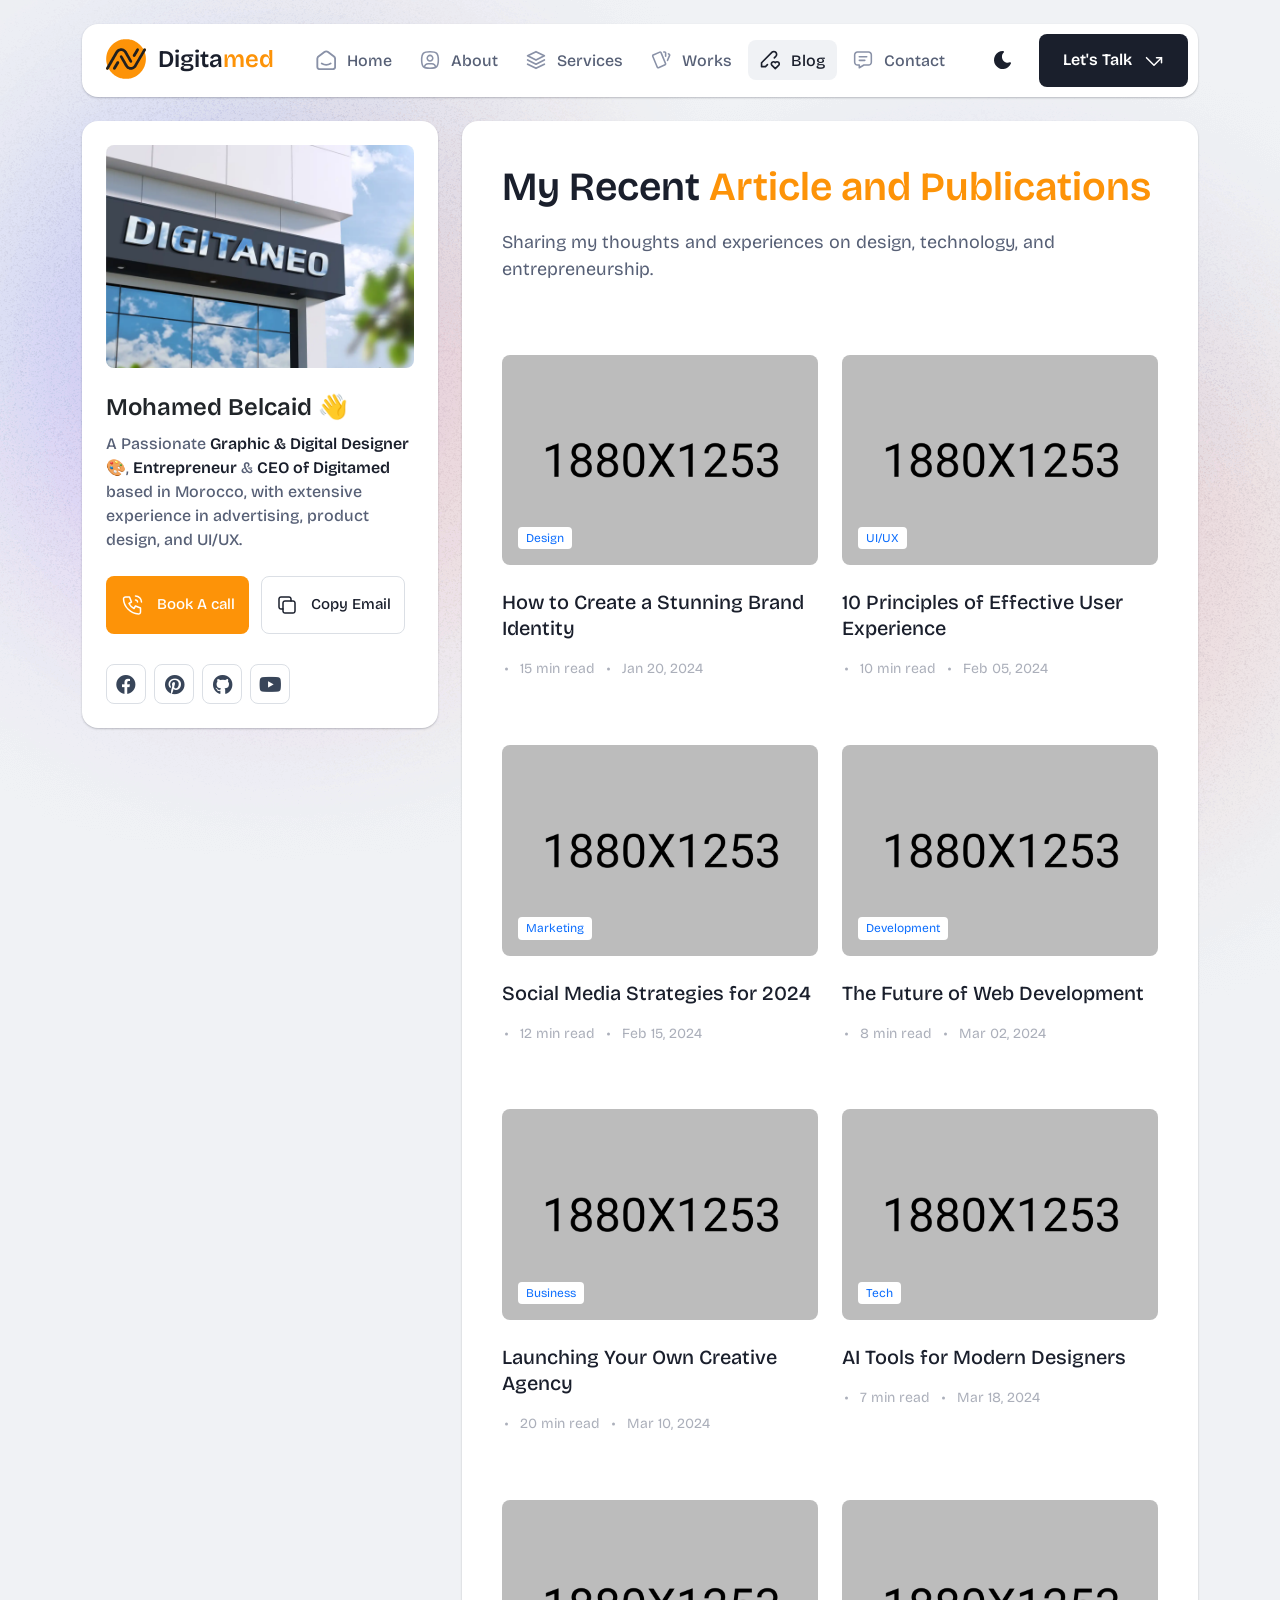
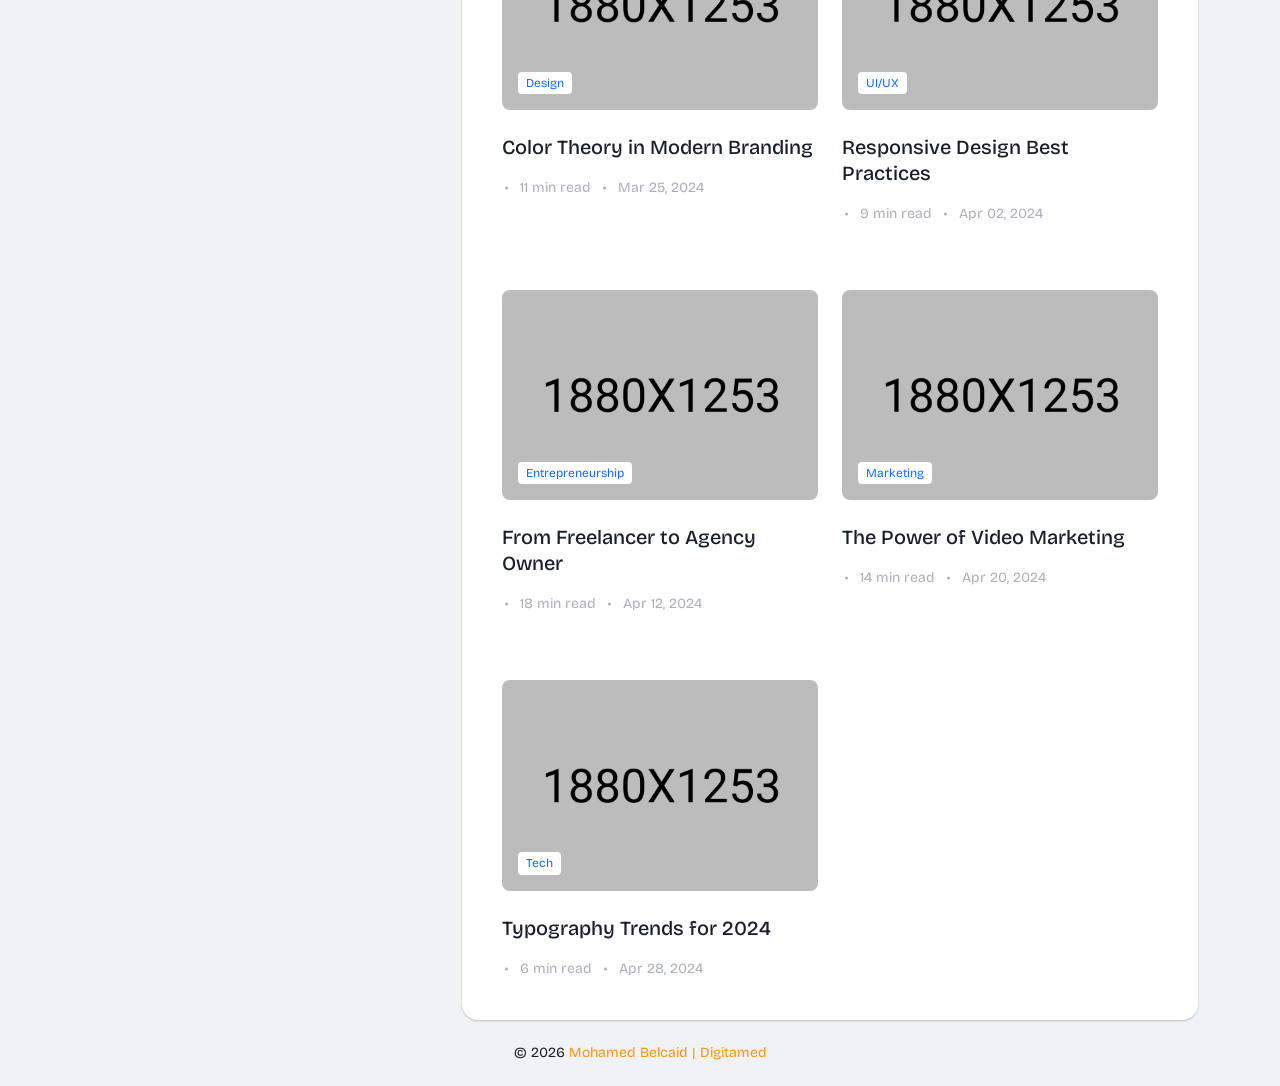
<file: blog.html>
<!DOCTYPE html>
<html lang="en">

<head>
  <meta charset="UTF-8">
  <meta http-equiv="X-UA-Compatible" content="IE=edge">
  <title>Blog - Mohamed Belcaid | Digitamed</title>
  <meta name="description" content="Digitamed - Professional Portfolio and Blog">
  <meta name="viewport" content="width=device-width, initial-scale=1">

  <link rel="shortcut icon" type="image/x-icon" href="assets/img/favicon.svg">

  <!-- CSS here -->
  <link rel="stylesheet" href="assets/css/bootstrap.min.css">
  <link rel="stylesheet" href="assets/fontawsome/css/all.min.css">
  <link rel="stylesheet" href="assets/fontawsome/css/fontawesome.min.css">
  <link rel="stylesheet" href="assets/css/slick.css">
  <link rel="stylesheet" href="assets/css/magnific-popup.css">
  <link rel="stylesheet" href="assets/css/style.css">
  <link rel="stylesheet" href="assets/css/responsive.css">
</head>

<body>
  <div id="page-content">
    <!-- header part start -->
    <header class="header-area">
      <nav class="navbar">
        <div class="container">
          <div class="menu-container">
            <div class="logo">
              <a class="navbar-brand me-0" href="index.html">
                <svg width="40" height="40" viewBox="0 0 2048 2048">
                  <defs>
                    <style>
                      .s0 {
                        fill: #fd9308
                      }

                      .s1 {
                        fill: #202020
                      }
                    </style>
                  </defs>
                  <path id="Layer" class="s0"
                    d="m996 7h61l40 2 36 3 40 5 42 7 43 9 43 11 42 13 35 12 35 14 21 9 33 15 30 15 23 13 20 11 26 16 36 24 17 12 19 14 18 14 17 14 13 11 14 12 15 14 10 9 42 42 7 8 12 13 9 11 10 11 11 14 10 12 12 16 14 19 14 20 17 26 16 26 11 19v2h2l2-5 7-11 6-7 13-10 10-5 11-3 6-1h20l14 3 9 4 11 7 10 11 9 16 8 20v18l-6 14-13 23-14 25-12 21-15 26-5 9 1 6 12 36 13 46 10 42 8 42 7 49 4 40 2 30 1 28v45l-2 49-3 37-6 47-7 41-8 38-10 39-12 40-10 30-14 37-16 38-18 38-16 31-13 23-13 22-14 22-16 24-14 20-12 16-13 17-13 16-9 11-13 15-12 13-7 8-14 15-33 33-8 7-7 7-8 7-28 24-14 11-15 12-16 12-18 13-33 22-19 12-20 12-23 13-28 15-24 12-36 16-26 11-35 13-36 12-30 9-52 13-40 8-38 6-41 5-36 3-17 1-33 [base64] 7-9 12-6 7-11 9-14 8-13 4h-24l-12-5-13-7-9-7-8-7-11-15-6-11v-26l8-16 11-23 12-23 16-27 10-17 11-18-1-10-12-36-12-42-10-42-9-46-7-49-4-41-2-32-1-28v-43l2-46 3-35 4-34 7-45 7-35 9-38 10-36 12-38 15-41 12-29 11-25 17-35 10-20 13-23 15-26 15-24 17-25 12-17 13-18 14-18 13-16 11-13 9-11 14-15 7-8 12-13 35-35 8-7 14-13 8-7 14-12 17-14 14-11 21-16 17-12 23-16 16-10 19-12 22-13 27-15 29-15 34-16 38-16 29-11 38-13 41-12 44-11 45-9 45-7 36-4 42-3z" />
                  <path id="Layer" class="s1"
                    d="m738 478h79l33 6 29 8 21 8 22 10 21 12 21 14 14 11 13 11 10 9 21 21 7 8 11 13 15 20 11 17 14 24 16 29 29 49 17 29 28 49 15 27 10 17 15 27 16 28 14 25 14 24 28 50 10 17 14 25 12 21 10 18 6 12 5 14 2 9v15l-4 16-4 9-6 10-4 5-12 9-16 7-12 3-15 1-16-3-9-4-11-7-7-7-9-11-14-21-17-29-16-27-14-24-17-29-14-24-15-26-14-24-32-56-15-26-16-28-14-24-15-26-14-24-20-34-21-35-13-21-10-16-9-12-9-10-8-8-15-11-18-10-16-7-15-5-25-6-19-3-12-1h-14l-21 2-22 5-22 8-17 9-13 10-13 12-23 23-18 22-10 16-15 26-14 24-13 23-13 22-14 24-15 26-40 70-15 26-14 24-11 19-9 15-13 22-15 25-14 24-10 17-12 21-12 22-10 18-16 29-9 15-14 23-10 16-14 24-13 23-14 25-13 23-22 38-10 17-15 25-17 29-14 24-10 17-10 18-5 8-7 11-8 10-5 6-11 9-14 8-13 4h-24l-12-5-13-7-9-7-8-7-11-15-6-11v-26l8-16 11-23 12-23 16-27 10-17 11-18 4-8 10-16 16-28 14-25 10-17 14-25 13-22 16-28 10-17 17-28 15-25 15-26 15-27 26-46 15-27 16-27 15-26 17-29 16-27 16-28 14-24 12-21 15-26 16-27 14-25 15-26 14-24 15-26 12-21 12-20 8-12 11-14 12-13 7-8 8-7 11-11 11-9 14-12 19-13 14-9 18-10 21-10 22-8 36-9z" />
                  <path id="Layer" class="s1"
                    d="m1967 483h20l14 3 9 4 11 7 10 11 9 16 8 20v18l-6 14-13 23-14 25-12 21-15 26-11 20-9 15-11 19-28 48-15 26-16 27-9 16-10 17-12 21-10 17-28 48-11 19-42 72-8 14-14 24-16 28-45 78-14 24-16 28-15 26-14 24-13 23-14 24-9 16-10 17-17 29-16 26-9 14-8 11-13 16-14 15-8 8-11 9-13 11-19 13-17 11-21 12-27 13-24 9-21 6-26 5-23 3h-61l-31-5-24-6-24-8-27-12-22-12-19-12-16-12-14-11-15-14-8-7-11-12-9-10-10-13-14-19-15-23-12-20-15-26-13-23-14-25-14-24-14-25-14-24-14-25-48-84-15-26-76-133-15-29-6-15-2-9v-15l3-12 5-12 8-11 7-7 14-9 13-5 8-2h21l12 3 14 7 10 9 9 10 10 14 15 25 14 24 14 25 10 17 14 24 14 25 42 72 11 19 28 48 17 29 15 26 16 27 30 52 25 45 11 18 10 13 9 11 10 10 14 11 14 9 16 8 15 6 17 5 27 5 9 1h39l26-5 17-5 18-8 16-9 16-12 13-12 12-13 12-16 13-20 17-28 15-26 14-25 10-17 12-21 14-24 30-52 12-21 42-72 15-26 16-27 12-21 14-24 30-52 16-27 12-21 14-24 15-26 14-24 16-28 13-23 14-24 13-23 30-52 44-77 12-20 2-4h2l2-5 7-11 6-7 13-10 10-5 11-3z" />
                  <path id="Layer" class="s1"
                    d="m596 1133h22l15 4 12 6 10 9 7 8 8 15 4 14 1 6v16l-3 15-6 17-10 19-24 40-17 29-13 22-10 17-28 48-15 29-10 17-14 22-13 21-12 20-8 12-11 12-9 7-15 7-23 8-6 1h-11l-9-2-18-11-10-8-7-7-7-11-6-16-1-5v-19l4-16 6-15 8-16 8-15 12-21 30-52 17-29 8-13 19-32 15-25 17-29 13-22 17-28 12-18 11-12 13-9 15-7z" />
                  <path id="Layer" class="s1"
                    d="m1613 477h10l15 2 16 7 13 10 8 10 8 16 3 12 1 7v17l-4 17-5 12-10 18-13 22-28 48-17 29-14 24-20 34-14 24-15 26-17 29-17 28-12 17-9 10-13 10-16 8-15 4h-18l-14-4-12-6-13-11-11-16-6-15-2-8v-21l4-16 6-15 9-17 9-15 17-29 20-34 11-19 12-20 34-58 16-27 17-29 12-20 11-18 9-12 12-12 15-10 14-6 6-2z" />
                </svg>
                <span>Digita<span class="primary">med</span></span>
              </a>
            </div>
            <div class="navbar-main d-flex flex-grow-1">
              <div class="logo inner-logo d-block d-xl-none">
                <a class="navbar-brand me-0" href="index.html">
                  <svg width="40" height="40" viewBox="0 0 2048 2048">
                    <defs>
                      <style>
                        .s0 {
                          fill: #fd9308
                        }

                        .s1 {
                          fill: #202020
                        }
                      </style>
                    </defs>
                    <path id="Layer" class="s0"
                      d="m996 7h61l40 2 36 3 40 5 42 7 43 9 43 11 42 13 35 12 35 14 21 9 33 15 30 15 23 13 20 11 26 16 36 24 17 12 19 14 18 14 17 14 13 11 14 12 15 14 10 9 42 42 7 8 12 13 9 11 10 11 11 14 10 12 12 16 14 19 14 20 17 26 16 26 11 19v2h2l2-5 7-11 6-7 13-10 10-5 11-3 6-1h20l14 3 9 4 11 7 10 11 9 16 8 20v18l-6 14-13 23-14 25-12 21-15 26-5 9 1 6 12 36 13 46 10 42 8 42 7 49 4 40 2 30 1 28v45l-2 49-3 37-6 47-7 41-8 38-10 39-12 40-10 30-14 37-16 38-18 38-16 31-13 23-13 22-14 22-16 24-14 20-12 16-13 17-13 16-9 11-13 15-12 13-7 8-14 15-33 33-8 7-7 7-8 7-28 24-14 11-15 12-16 12-18 13-33 22-19 12-20 12-23 13-28 15-24 12-36 16-26 11-35 13-36 12-30 9-52 13-40 8-38 6-41 5-36 3-17 1-33 [base64] 7-9 12-6 7-11 9-14 8-13 4h-24l-12-5-13-7-9-7-8-7-11-15-6-11v-26l8-16 11-23 12-23 16-27 10-17 11-18-1-10-12-36-12-42-10-42-9-46-7-49-4-41-2-32-1-28v-43l2-46 3-35 4-34 7-45 7-35 9-38 10-36 12-38 15-41 12-29 11-25 17-35 10-20 13-23 15-26 15-24 17-25 12-17 13-18 14-18 13-16 11-13 9-11 14-15 7-8 12-13 35-35 8-7 14-13 8-7 14-12 17-14 14-11 21-16 17-12 23-16 16-10 19-12 22-13 27-15 29-15 34-16 38-16 29-11 38-13 41-12 44-11 45-9 45-7 36-4 42-3z" />
                    <path id="Layer" class="s1"
                      d="m738 478h79l33 6 29 8 21 8 22 10 21 12 21 14 14 11 13 11 10 9 21 21 7 8 11 13 15 20 11 17 14 24 16 29 29 49 17 29 28 49 15 27 10 17 15 27 16 28 14 25 14 24 28 50 10 17 14 25 12 21 10 18 6 12 5 14 2 9v15l-4 16-4 9-6 10-4 5-12 9-16 7-12 3-15 1-16-3-9-4-11-7-7-7-9-11-14-21-17-29-16-27-14-24-17-29-14-24-15-26-14-24-32-56-15-26-16-28-14-24-15-26-14-24-20-34-21-35-13-21-10-16-9-12-9-10-8-8-15-11-18-10-16-7-15-5-25-6-19-3-12-1h-14l-21 2-22 5-22 8-17 9-13 10-13 12-23 23-18 22-10 16-15 26-14 24-13 23-13 22-14 24-15 26-40 70-15 26-14 24-11 19-9 15-13 22-15 25-14 24-10 17-12 21-12 22-10 18-16 29-9 15-14 23-10 16-14 24-13 23-14 25-13 23-22 38-10 17-15 25-17 29-14 24-10 17-10 18-5 8-7 11-8 10-5 6-11 9-14 8-13 4h-24l-12-5-13-7-9-7-8-7-11-15-6-11v-26l8-16 11-23 12-23 16-27 10-17 11-18 4-8 10-16 16-28 14-25 10-17 14-25 13-22 16-28 10-17 17-28 15-25 15-26 15-27 26-46 15-27 16-27 15-26 17-29 16-27 16-28 14-24 12-21 15-26 16-27 14-25 15-26 14-24 15-26 12-21 12-20 8-12 11-14 12-13 7-8 8-7 11-11 11-9 14-12 19-13 14-9 18-10 21-10 22-8 36-9z" />
                    <path id="Layer" class="s1"
                      d="m1967 483h20l14 3 9 4 11 7 10 11 9 16 8 20v18l-6 14-13 23-14 25-12 21-15 26-11 20-9 15-11 19-28 48-15 26-16 27-9 16-10 17-12 21-10 17-28 48-11 19-42 72-8 14-14 24-16 28-45 78-14 24-16 28-15 26-14 24-13 23-14 24-9 16-10 17-17 29-16 26-9 14-8 11-13 16-14 15-8 8-11 9-13 11-19 13-17 11-21 12-27 13-24 9-21 6-26 5-23 3h-61l-31-5-24-6-24-8-27-12-22-12-19-12-16-12-14-11-15-14-8-7-11-12-9-10-10-13-14-19-15-23-12-20-15-26-13-23-14-25-14-24-14-25-14-24-14-25-48-84-15-26-76-133-15-29-6-15-2-9v-15l3-12 5-12 8-11 7-7 14-9 13-5 8-2h21l12 3 14 7 10 9 9 10 10 14 15 25 14 24 14 25 10 17 14 24 14 25 42 72 11 19 28 48 17 29 15 26 16 27 30 52 25 45 11 18 10 13 9 11 10 10 14 11 14 9 16 8 15 6 17 5 27 5 9 1h39l26-5 17-5 18-8 16-9 16-12 13-12 12-13 12-16 13-20 17-28 15-26 14-25 10-17 12-21 14-24 30-52 12-21 42-72 15-26 16-27 12-21 14-24 30-52 16-27 12-21 14-24 15-26 14-24 16-28 13-23 14-24 13-23 30-52 44-77 12-20 2-4h2l2-5 7-11 6-7 13-10 10-5 11-3z" />
                    <path id="Layer" class="s1"
                      d="m596 1133h22l15 4 12 6 10 9 7 8 8 15 4 14 1 6v16l-3 15-6 17-10 19-24 40-17 29-13 22-10 17-28 48-15 29-10 17-14 22-13 21-12 20-8 12-11 12-9 7-15 7-23 8-6 1h-11l-9-2-18-11-10-8-7-7-7-11-6-16-1-5v-19l4-16 6-15 8-16 8-15 12-21 30-52 17-29 8-13 19-32 15-25 17-29 13-22 17-28 12-18 11-12 13-9 15-7z" />
                    <path id="Layer" class="s1"
                      d="m1613 477h10l15 2 16 7 13 10 8 10 8 16 3 12 1 7v17l-4 17-5 12-10 18-13 22-28 48-17 29-14 24-20 34-14 24-15 26-17 29-17 28-12 17-9 10-13 10-16 8-15 4h-18l-14-4-12-6-13-11-11-16-6-15-2-8v-21l4-16 6-15 9-17 9-15 17-29 20-34 11-19 12-20 34-58 16-27 17-29 12-20 11-18 9-12 12-12 15-10 14-6 6-2z" />
                  </svg>
                  <span>Digita<span class="primary">med</span></span>
                </a>
              </div>
              <ul class="navbar-info mx-auto">
                <li class="nav-item">
                  <a class="nav-link" aria-current="page" href="index.html">
                    <svg class="nav-icon" viewBox="0 0 15 15" fill="none" xmlns="http://www.w3.org/2000/svg">
                      <path
                        d="M13.475 4.92481L9.03083 1.46814C8.64082 1.16473 8.1608 1 7.66667 1C7.17254 1 6.69251 1.16473 6.3025 1.46814L1.8575 4.92481C1.59037 5.13254 1.37424 5.39858 1.22563 5.7026C1.07701 6.00662 0.99984 6.34058 1 6.67897V12.679C1 13.121 1.17559 13.5449 1.48816 13.8575C1.80072 14.17 2.22464 14.3456 2.66667 14.3456H12.6667C13.1087 14.3456 13.5326 14.17 13.8452 13.8575C14.1577 13.5449 14.3333 13.121 14.3333 12.679V6.67897C14.3333 5.99314 14.0167 5.34564 13.475 4.92481Z"
                        stroke-width="1.4" stroke-linecap="round" stroke-linejoin="round" />
                      <path d="M10.9753 10.1665C9.13359 11.2773 6.14859 11.2773 4.30859 10.1665" stroke-width="1.4"
                        stroke-linecap="round" stroke-linejoin="round" />
                    </svg>
                    <span>Home</span>
                  </a>
                </li>
                <li class="nav-item">
                  <a class="nav-link" href="about.html">
                    <svg class="nav-icon" viewBox="0 0 18 18" fill="none" xmlns="http://www.w3.org/2000/svg">
                      <path
                        d="M9 9.8335C9.66304 9.8335 10.2989 9.5701 10.7678 9.10126C11.2366 8.63242 11.5 7.99654 11.5 7.3335C11.5 6.67045 11.2366 6.03457 10.7678 5.56573C10.2989 5.09689 9.66304 4.8335 9 4.8335C8.33696 4.8335 7.70107 5.09689 7.23223 5.56573C6.76339 6.03457 6.5 6.67045 6.5 7.3335C6.5 7.99654 6.76339 8.63242 7.23223 9.10126C7.70107 9.5701 8.33696 9.8335 9 9.8335Z"
                        stroke-width="1.4" stroke-linecap="round" stroke-linejoin="round" />
                      <path
                        d="M9 1.5C15 1.5 16.5 3 16.5 9C16.5 15 15 16.5 9 16.5C3 16.5 1.5 15 1.5 9C1.5 3 3 1.5 9 1.5Z"
                        stroke-width="1.4" stroke-linecap="round" stroke-linejoin="round" />
                      <path
                        d="M4 15.7085V15.6668C4 14.7828 4.35119 13.9349 4.97631 13.3098C5.60143 12.6847 6.44928 12.3335 7.33333 12.3335H10.6667C11.5507 12.3335 12.3986 12.6847 13.0237 13.3098C13.6488 13.9349 14 14.7828 14 15.6668V15.7085"
                        stroke-width="1.4" stroke-linecap="round" stroke-linejoin="round" />
                    </svg>
                    About
                  </a>
                </li>
                <li class="nav-item">
                  <a class="nav-link" href="services.html">
                    <svg class="nav-icon" viewBox="0 0 16 16" fill="none" xmlns="http://www.w3.org/2000/svg">
                      <path d="M7.99967 1.3335L1.33301 4.66683L7.99967 8.00016L14.6663 4.66683L7.99967 1.3335Z"
                        stroke-width="1.4" stroke-linecap="round" stroke-linejoin="round" />
                      <path d="M1.33301 8L7.99967 11.3333L14.6663 8" stroke-width="1.4" stroke-linecap="round"
                        stroke-linejoin="round" />
                      <path d="M1.33301 11.3335L7.99967 14.6668L14.6663 11.3335" stroke-width="1.4"
                        stroke-linecap="round" stroke-linejoin="round" />
                    </svg>
                    Services
                  </a>
                </li>
                <li class="nav-item">
                  <a class="nav-link" href="Portfolio/works.html">
                    <svg class="nav-icon" viewBox="0 0 18 17" fill="none" xmlns="http://www.w3.org/2000/svg">
                      <path
                        d="M2.00326 3.99733L7.95159 1.40649C8.04974 1.36442 8.15533 1.34243 8.26212 1.34181C8.3689 1.34119 8.47473 1.36196 8.57337 1.40289C8.67201 1.44382 8.76145 1.50408 8.83642 1.58013C8.9114 1.65617 8.97039 1.74646 9.00992 1.84566L13.1133 11.764C13.1985 11.9651 13.2014 12.1917 13.1213 12.3949C13.0412 12.5982 12.8845 12.7618 12.6849 12.8507L6.73742 15.4415C6.63922 15.4837 6.53356 15.5058 6.42668 15.5065C6.3198 15.5072 6.21387 15.4864 6.11514 15.4455C6.0164 15.4046 5.92688 15.3442 5.85184 15.2681C5.7768 15.192 5.71778 15.1016 5.67826 15.0023L1.57492 5.08316C1.48963 4.88204 1.48673 4.65546 1.56684 4.45222C1.64696 4.24898 1.80367 4.08616 2.00326 3.99733Z"
                        stroke-width="1.4" stroke-linecap="round" stroke-linejoin="round" />
                      <path
                        d="M11.5 1.3335H12.3333C12.5543 1.3335 12.7663 1.42129 12.9226 1.57757C13.0789 1.73385 13.1667 1.94582 13.1667 2.16683V5.0835"
                        stroke-width="1.4" stroke-linecap="round" stroke-linejoin="round" />
                      <path
                        d="M15.6663 3C15.8863 3.09333 16.0997 3.18083 16.3063 3.2625C16.5098 3.34882 16.6706 3.51241 16.7534 3.71729C16.8362 3.92217 16.8343 4.15155 16.748 4.355L14.833 8.83334"
                        stroke-width="1.4" stroke-linecap="round" stroke-linejoin="round" />
                    </svg>
                    Works
                  </a>
                </li>
                <li class="nav-item">
                  <a class="nav-link active" href="blog.html">
                    <svg class="nav-icon" viewBox="0 0 17 16" fill="none" xmlns="http://www.w3.org/2000/svg">
                      <path
                        d="M12.1663 6.16676L13.4163 4.91676C13.6352 4.69789 13.8088 4.43805 13.9273 4.15208C14.0457 3.86612 14.1067 3.55962 14.1067 3.25009C14.1067 2.94056 14.0457 2.63406 13.9273 2.3481C13.8088 2.06213 13.6352 1.80229 13.4163 1.58342C13.1975 1.36455 12.9376 1.19094 12.6517 1.07248C12.3657 0.954033 12.0592 0.893066 11.7497 0.893066C11.4401 0.893066 11.1336 0.954033 10.8477 1.07248C10.5617 1.19094 10.3019 1.36455 10.083 1.58342L1.33301 10.3334V13.6668H4.66634L6.33301 12.0001"
                        stroke-width="1.4" stroke-linecap="round" stroke-linejoin="round" />
                      <path
                        d="M13.0004 15.3335L15.7921 12.5968C15.9633 12.4307 16.0995 12.232 16.1926 12.0124C16.2857 11.7927 16.3339 11.5567 16.3343 11.3181C16.3347 11.0796 16.2873 10.8434 16.1948 10.6235C16.1024 10.4035 15.9669 10.2044 15.7963 10.0377C15.448 9.69712 14.9806 9.50602 14.4935 9.50509C14.0065 9.50415 13.5383 9.69346 13.1888 10.0327L13.0021 10.216L12.8163 10.0327C12.4681 9.69237 12.0008 9.50143 11.5139 9.50049C11.0271 9.49956 10.5591 9.68871 10.2096 10.0277C10.0383 10.1937 9.9021 10.3924 9.80891 10.612C9.71572 10.8316 9.66746 11.0677 9.667 11.3062C9.66653 11.5447 9.71386 11.781 9.80619 12.0009C9.89853 12.2209 10.034 12.4201 10.2046 12.5868L13.0004 15.3335Z"
                        stroke-width="1.4" stroke-linecap="round" stroke-linejoin="round" />
                    </svg>
                    Blog
                  </a>
                </li>
                <li class="nav-item">
                  <a class="nav-link" href="contact.html">
                    <svg class="nav-icon" viewBox="0 0 18 17" fill="none" xmlns="http://www.w3.org/2000/svg">
                      <path d="M5.66699 5.5H12.3337" stroke-width="1.4" stroke-linecap="round"
                        stroke-linejoin="round" />
                      <path d="M5.66699 8.8335H10.667" stroke-width="1.4" stroke-linecap="round"
                        stroke-linejoin="round" />
                      <path
                        d="M14 1.3335C14.663 1.3335 15.2989 1.59689 15.7678 2.06573C16.2366 2.53457 16.5 3.17045 16.5 3.8335V10.5002C16.5 11.1632 16.2366 11.7991 15.7678 12.2679C15.2989 12.7368 14.663 13.0002 14 13.0002H9.83333L5.66667 15.5002V13.0002H4C3.33696 13.0002 2.70107 12.7368 2.23223 12.2679C1.76339 11.7991 1.5 11.1632 1.5 10.5002V3.8335C1.5 3.17045 1.76339 2.53457 2.23223 2.06573C2.70107 1.59689 3.33696 1.3335 4 1.3335H14Z"
                        stroke-width="1.4" stroke-linecap="round" stroke-linejoin="round" />
                    </svg>
                    Contact
                  </a>
                </li>
              </ul>
              <div class="header-right-info d-flex align-items-center">
                <button class="theme-control-btn">
                  <span class="dark">
                    <svg width="24" height="24" viewBox="0 0 24 24" fill="none" xmlns="http://www.w3.org/2000/svg">
                      <path
                        d="M11.8005 3C10.207 3.0003 8.64356 3.44286 7.27683 4.28049C5.91011 5.11811 4.79139 6.31937 4.04002 7.75612C3.28865 9.19288 2.93281 10.8112 3.01046 12.4386C3.08811 14.0659 3.59633 15.6411 4.48091 16.9963C5.3655 18.3514 6.59326 19.4356 8.03324 20.1333C9.47322 20.8309 11.0714 21.1157 12.6573 20.9574C14.2432 20.7991 15.7573 20.2036 17.0381 19.2344C18.319 18.2652 19.3185 16.9587 19.9301 15.4542C20.2302 14.7162 19.5111 13.9746 18.7875 14.2752C17.5475 14.7888 16.1706 14.8418 14.8963 14.425C13.622 14.0082 12.5308 13.1479 11.8126 11.9937C11.0943 10.8396 10.7943 9.4645 10.9648 8.10764C11.1353 6.75077 11.7655 5.49792 12.7458 4.5669L12.8136 4.4949C13.2986 3.9279 12.913 3.0072 12.1464 3.0072H11.9122L11.8524 3.0018L11.7996 3H11.8005Z"
                        fill="#1A1F2C" />
                    </svg>
                  </span>
                  <span class="light">
                    <svg width="24" height="24" viewBox="0 0 24 24" fill="none" xmlns="http://www.w3.org/2000/svg">
                      <path
                        d="M12 19C12.2449 19 12.4813 19.09 12.6644 19.2527C12.8474 19.4155 12.9643 19.6397 12.993 19.883L13 20V21C12.9997 21.2549 12.9021 21.5 12.7272 21.6854C12.5522 21.8707 12.313 21.9822 12.0586 21.9972C11.8042 22.0121 11.5536 21.9293 11.3582 21.7657C11.1627 21.6021 11.0371 21.3701 11.007 21.117L11 21V20C11 19.7348 11.1054 19.4804 11.2929 19.2929C11.4804 19.1054 11.7348 19 12 19Z"
                        fill="#FD7E41" />
                      <path
                        d="M18.3127 16.9099L18.4067 16.9929L19.1067 17.6929C19.2861 17.8729 19.3902 18.1144 19.398 18.3683C19.4057 18.6223 19.3165 18.8697 19.1485 19.0602C18.9804 19.2508 18.7462 19.3702 18.4933 19.3943C18.2403 19.4184 17.9877 19.3454 17.7867 19.1899L17.6927 19.1069L16.9927 18.4069C16.8202 18.2347 16.7165 18.0053 16.7012 17.7619C16.6859 17.5186 16.76 17.278 16.9097 17.0855C17.0593 16.893 17.2741 16.7618 17.5137 16.7166C17.7533 16.6713 18.0012 16.7152 18.2107 16.8399L18.3127 16.9099Z"
                        fill="#FD7E41" />
                      <path
                        d="M7.00747 16.993C7.17965 17.1652 7.28308 17.3943 7.29836 17.6373C7.31364 17.8803 7.23972 18.1206 7.09047 18.313L7.00747 18.407L6.30747 19.107C6.12751 19.2863 5.88604 19.3905 5.63209 19.3982C5.37814 19.406 5.13076 19.3168 4.94019 19.1487C4.74963 18.9807 4.63017 18.7464 4.60607 18.4935C4.58198 18.2406 4.65506 17.988 4.81047 17.787L4.89347 17.693L5.59347 16.993C5.781 16.8055 6.03531 16.7002 6.30047 16.7002C6.56563 16.7002 6.81994 16.8055 7.00747 16.993Z"
                        fill="#FD7E41" />
                      <path
                        d="M3.99987 11C4.25475 11.0003 4.4999 11.0979 4.68524 11.2728C4.87057 11.4478 4.9821 11.687 4.99704 11.9414C5.01198 12.1958 4.92919 12.4464 4.7656 12.6418C4.60201 12.8373 4.36996 12.9629 4.11687 12.993L3.99987 13H2.99987C2.74499 12.9997 2.49984 12.9021 2.3145 12.7272C2.12916 12.5522 2.01763 12.313 2.0027 12.0586C1.98776 11.8042 2.07054 11.5536 2.23413 11.3582C2.39772 11.1627 2.62977 11.0371 2.88287 11.007L2.99987 11H3.99987Z"
                        fill="#FD7E41" />
                      <path
                        d="M20.9999 11C21.2547 11.0003 21.4999 11.0979 21.6852 11.2728C21.8706 11.4478 21.9821 11.687 21.997 11.9414C22.012 12.1958 21.9292 12.4464 21.7656 12.6418C21.602 12.8373 21.37 12.9629 21.1169 12.993L20.9999 13H19.9999C19.745 12.9997 19.4998 12.9021 19.3145 12.7272C19.1292 12.5522 19.0176 12.313 19.0027 12.0586C18.9878 11.8042 19.0705 11.5536 19.2341 11.3582C19.3977 11.1627 19.6298 11.0371 19.8829 11.007L19.9999 11H20.9999Z"
                        fill="#FD7E41" />
                      <path
                        d="M6.21264 4.80985L6.30664 4.89285L7.00664 5.59285C7.18599 5.77281 7.29011 6.01429 7.29787 6.26824C7.30562 6.52219 7.21642 6.76957 7.04839 6.96013C6.88036 7.1507 6.64609 7.27016 6.39316 7.29425C6.14024 7.31834 5.88763 7.24526 5.68664 7.08985L5.59264 7.00685L4.89264 6.30685C4.72073 6.13453 4.61757 5.90543 4.6025 5.66248C4.58744 5.41954 4.6615 5.17945 4.8108 4.98721C4.9601 4.79497 5.1744 4.66378 5.41351 4.61824C5.65262 4.57271 5.90013 4.61594 6.10964 4.73985L6.21264 4.80985Z"
                        fill="#FD7E41" />
                      <path
                        d="M19.1071 4.89288C19.2793 5.06508 19.3827 5.29418 19.398 5.5372C19.4132 5.78023 19.3393 6.02048 19.1901 6.21288L19.1071 6.30688L18.4071 7.00688C18.2271 7.18623 17.9856 7.29036 17.7317 7.29811C17.4777 7.30587 17.2304 7.21667 17.0398 7.04864C16.8492 6.8806 16.7298 6.64633 16.7057 6.39341C16.6816 6.14049 16.7547 5.88788 16.9101 5.68688L16.9931 5.59288L17.6931 4.89288C17.8806 4.70541 18.1349 4.6001 18.4001 4.6001C18.6652 4.6001 18.9196 4.70541 19.1071 4.89288Z"
                        fill="#FD7E41" />
                      <path
                        d="M12 2C12.2449 2.00003 12.4813 2.08996 12.6644 2.25272C12.8474 2.41547 12.9643 2.63975 12.993 2.883L13 3V4C12.9997 4.25488 12.9021 4.50003 12.7272 4.68537C12.5522 4.8707 12.313 4.98223 12.0586 4.99717C11.8042 5.01211 11.5536 4.92933 11.3582 4.76573C11.1627 4.60214 11.0371 4.3701 11.007 4.117L11 4V3C11 2.73478 11.1054 2.48043 11.2929 2.29289C11.4804 2.10536 11.7348 2 12 2Z"
                        fill="#FD7E41" />
                      <path
                        d="M12 7C12.9797 6.99994 13.9378 7.28769 14.7553 7.8275C15.5729 8.36731 16.2138 9.1354 16.5986 10.0364C16.9833 10.9373 17.0949 11.9315 16.9195 12.8953C16.7441 13.8592 16.2893 14.7502 15.6118 15.4579C14.9343 16.1655 14.0638 16.6585 13.1085 16.8756C12.1532 17.0928 11.1552 17.0245 10.2383 16.6793C9.3215 16.334 8.52629 15.7271 7.95146 14.9338C7.37663 14.1405 7.04752 13.1958 7.005 12.217L7 12L7.005 11.783C7.06092 10.4958 7.61161 9.27978 8.54222 8.38866C9.47284 7.49754 10.7115 7.00007 12 7Z"
                        fill="#FD7E41" />
                    </svg>
                  </span>
                </button>
                <a href="contact.html" class="lets-talk-btn">
                  Let's Talk
                  <svg class="icon" width="20" height="20" viewBox="0 0 20 20" fill="none"
                    xmlns="http://www.w3.org/2000/svg">
                    <path d="M17.5 11.6665V6.6665H12.5" stroke="white" stroke-width="1.5" stroke-linecap="round"
                      stroke-linejoin="round" />
                    <path d="M17.5 6.6665L10 14.1665L2.5 6.6665" stroke="white" stroke-width="1.5"
                      stroke-linecap="round" stroke-linejoin="round" />
                  </svg>
                </a>
              </div>
            </div>
            <div class="mobile-menu-overlay d-block d-lg-none"></div>
            <div class="mobile-menu-control-bar d-block d-xl-none">
              <button class="mobile-menu-control-bar">
                <i class="fas fa-bars"></i>
              </button>
            </div>
          </div>
        </div>
      </nav>
    </header>
    <!-- header part end -->

    <!-- main area part start -->
    <main>

      <section class="content-box-area mt-4">
        <div class="container">
          <div class="row g-4">
            <div class="col-xl-4">
              <div class="card profile-card">
                <div class="card-body">
                  <div class="image text-center">
                    <img src="assets/img/images/pr1.webp" alt="profile">
                  </div>
                  <div class="text">
                    <h3 class="card-title">Mohamed Belcaid 👋</h3>
                    <p>A Passionate <span>Graphic & Digital Designer</span> 🎨, <span>Entrepreneur</span> & <span>CEO of
                        Digitamed</span> based in Morocco, with extensive experience in advertising, product design, and
                      UI/UX.</p>
                    <div class="common-button-groups">
                      <a class="btn btn-call" href="tel:+212606601959">
                        <svg class="icon" width="25" height="24" viewBox="0 0 25 24" fill="none"
                          xmlns="http://www.w3.org/2000/svg">
                          <path
                            d="M5.5 4H9.5L11.5 9L9 10.5C10.071 12.6715 11.8285 14.429 14 15.5L15.5 13L20.5 15V19C20.5 19.5304 20.2893 20.0391 19.9142 20.4142C19.5391 20.7893 19.0304 21 18.5 21C14.5993 20.763 10.9202 19.1065 8.15683 16.3432C5.3935 13.5798 3.73705 9.90074 3.5 6C3.5 5.46957 3.71071 4.96086 4.08579 4.58579C4.46086 4.21071 4.96957 4 5.5 4Z"
                            stroke="white" stroke-width="1.5" stroke-linecap="round" stroke-linejoin="round" />
                          <path
                            d="M15.5 7C16.0304 7 16.5391 7.21071 16.9142 7.58579C17.2893 7.96086 17.5 8.46957 17.5 9"
                            stroke="white" stroke-width="1.5" stroke-linecap="round" stroke-linejoin="round" />
                          <path d="M15.5 3C17.0913 3 18.6174 3.63214 19.7426 4.75736C20.8679 5.88258 21.5 7.4087 21.5 9"
                            stroke="white" stroke-width="1.5" stroke-linecap="round" stroke-linejoin="round" />
                        </svg>
                        Book A call
                      </a>
                      <button class="btn btn-copy" data-clipboard-text="mohamed@belcaid.ma">
                        <svg class="icon" width="24" height="24" viewBox="0 0 24 24" fill="none"
                          xmlns="http://www.w3.org/2000/svg">
                          <path
                            d="M8 10C8 9.46957 8.21071 8.96086 8.58579 8.58579C8.96086 8.21071 9.46957 8 10 8H18C18.5304 8 19.0391 8.21071 19.4142 8.58579C19.7893 8.96086 20 9.46957 20 10V18C20 18.5304 19.7893 19.0391 19.4142 19.4142C19.0391 19.7893 18.5304 20 18 20H10C9.46957 20 8.96086 19.7893 8.58579 19.4142C8.21071 19.0391 8 18.5304 8 18V10Z"
                            stroke-width="1.5" stroke-linecap="round" stroke-linejoin="round" />
                          <path
                            d="M16 8V6C16 5.46957 15.7893 4.96086 15.4142 4.58579C15.0391 4.21071 14.5304 4 14 4H6C5.46957 4 4.96086 4.21071 4.58579 4.58579C4.21071 4.96086 4 5.46957 4 6V14C4 14.5304 4.21071 15.0391 4.58579 15.4142C4.96086 15.7893 5.46957 16 6 16H8"
                            stroke-width="1.5" stroke-linecap="round" stroke-linejoin="round" />
                        </svg>
                        Copy Email
                      </button>
                    </div>
                    <div class="social-media-icon">
                      <ul class="list-unstyled">
                        <li><a href="https://facebook.com/belcaid" target="_blank"><i class="fab fa-facebook"></i></a>
                        </li>
                        <li><a href="https://www.pinterest.com/digitamed/" target="_blank"><i
                              class="fab fa-pinterest"></i></a></li>
                        <li><a href="https://github.com/Digita-med" target="_blank"><i class="fab fa-github"></i></a>
                        </li>
                        <li><a href="https://www.youtube.com/@belcaid" target="_blank"><i
                              class="fab fa-youtube"></i></a></li>
                      </ul>
                    </div>
                  </div>
                </div>
              </div>
            </div>
            <div class="col-xl-8">
              <div class="card content-box-card">
                <div class="card-body portfolio-card">
                  <div class="top-info">
                    <div class="text">
                      <h1 class="main-title">My Recent <span>Article and Publications</span></h1>
                      <p>Sharing my thoughts and experiences on design, technology, and entrepreneurship.</p>
                    </div>
                  </div>
                  <div class="article-publications article-area">
                    <div class="article-publications-main">
                      <div class="row g-4">
                        <div class="col-md-6">
                          <div class="article-publications-item">
                            <div class="image">
                              <a href="Article/article.html" class="d-block w-100">
                                <img src="assets/img/blog/blog-img-1.jpg" alt="blog-img-1" class="img-fluid w-100">
                              </a>
                              <a href="Article/article.html" class="tags">Design</a>
                            </div>
                            <div class="text">
                              <a href="Article/article.html" class="title">How to Create a Stunning Brand Identity</a>
                              <ul class="list-unstyled">
                                <li>15 min read</li>
                                <li>Jan 20, 2024</li>
                              </ul>
                            </div>
                          </div>
                        </div>
                        <div class="col-md-6">
                          <div class="article-publications-item">
                            <div class="image">
                              <a href="Article/article.html" class="d-block w-100">
                                <img src="assets/img/blog/blog-img-2.jpg" alt="blog-img-2" class="img-fluid w-100">
                              </a>
                              <a href="Article/article.html" class="tags">UI/UX</a>
                            </div>
                            <div class="text">
                              <a href="Article/article.html" class="title">10 Principles of Effective User Experience</a>
                              <ul class="list-unstyled">
                                <li>10 min read</li>
                                <li>Feb 05, 2024</li>
                              </ul>
                            </div>
                          </div>
                        </div>
                        <div class="col-md-6">
                          <div class="article-publications-item">
                            <div class="image">
                              <a href="Article/article.html" class="d-block w-100">
                                <img src="assets/img/blog/blog-img-1.jpg" alt="blog-img-3" class="img-fluid w-100">
                              </a>
                              <a href="Article/article.html" class="tags">Marketing</a>
                            </div>
                            <div class="text">
                              <a href="Article/article.html" class="title">Social Media Strategies for 2024</a>
                              <ul class="list-unstyled">
                                <li>12 min read</li>
                                <li>Feb 15, 2024</li>
                              </ul>
                            </div>
                          </div>
                        </div>
                        <div class="col-md-6">
                          <div class="article-publications-item">
                            <div class="image">
                              <a href="Article/article.html" class="d-block w-100">
                                <img src="assets/img/blog/blog-img-2.jpg" alt="blog-img-4" class="img-fluid w-100">
                              </a>
                              <a href="Article/article.html" class="tags">Development</a>
                            </div>
                            <div class="text">
                              <a href="Article/article.html" class="title">The Future of Web Development</a>
                              <ul class="list-unstyled">
                                <li>8 min read</li>
                                <li>Mar 02, 2024</li>
                              </ul>
                            </div>
                          </div>
                        </div>
                        <div class="col-md-6">
                          <div class="article-publications-item">
                            <div class="image">
                              <a href="Article/article.html" class="d-block w-100">
                                <img src="assets/img/blog/blog-img-1.jpg" alt="blog-img-5" class="img-fluid w-100">
                              </a>
                              <a href="Article/article.html" class="tags">Business</a>
                            </div>
                            <div class="text">
                              <a href="Article/article.html" class="title">Launching Your Own Creative Agency</a>
                              <ul class="list-unstyled">
                                <li>20 min read</li>
                                <li>Mar 10, 2024</li>
                              </ul>
                            </div>
                          </div>
                        </div>
                        <div class="col-md-6">
                          <div class="article-publications-item">
                            <div class="image">
                              <a href="Article/article.html" class="d-block w-100">
                                <img src="assets/img/blog/blog-img-2.jpg" alt="blog-img-6" class="img-fluid w-100">
                              </a>
                              <a href="Article/article.html" class="tags">Tech</a>
                            </div>
                            <div class="text">
                              <a href="Article/article.html" class="title">AI Tools for Modern Designers</a>
                              <ul class="list-unstyled">
                                <li>7 min read</li>
                                <li>Mar 18, 2024</li>
                              </ul>
                            </div>
                          </div>
                        </div>
                        <div class="col-md-6">
                          <div class="article-publications-item">
                            <div class="image">
                              <a href="Article/article.html" class="d-block w-100">
                                <img src="assets/img/blog/blog-img-1.jpg" alt="blog-img-7" class="img-fluid w-100">
                              </a>
                              <a href="Article/article.html" class="tags">Design</a>
                            </div>
                            <div class="text">
                              <a href="Article/article.html" class="title">Color Theory in Modern Branding</a>
                              <ul class="list-unstyled">
                                <li>11 min read</li>
                                <li>Mar 25, 2024</li>
                              </ul>
                            </div>
                          </div>
                        </div>
                        <div class="col-md-6">
                          <div class="article-publications-item">
                            <div class="image">
                              <a href="Article/article.html" class="d-block w-100">
                                <img src="assets/img/blog/blog-img-2.jpg" alt="blog-img-8" class="img-fluid w-100">
                              </a>
                              <a href="Article/article.html" class="tags">UI/UX</a>
                            </div>
                            <div class="text">
                              <a href="Article/article.html" class="title">Responsive Design Best Practices</a>
                              <ul class="list-unstyled">
                                <li>9 min read</li>
                                <li>Apr 02, 2024</li>
                              </ul>
                            </div>
                          </div>
                        </div>
                        <div class="col-md-6">
                          <div class="article-publications-item">
                            <div class="image">
                              <a href="Article/article.html" class="d-block w-100">
                                <img src="assets/img/blog/blog-img-1.jpg" alt="blog-img-9" class="img-fluid w-100">
                              </a>
                              <a href="Article/article.html" class="tags">Entrepreneurship</a>
                            </div>
                            <div class="text">
                              <a href="Article/article.html" class="title">From Freelancer to Agency Owner</a>
                              <ul class="list-unstyled">
                                <li>18 min read</li>
                                <li>Apr 12, 2024</li>
                              </ul>
                            </div>
                          </div>
                        </div>
                        <div class="col-md-6">
                          <div class="article-publications-item">
                            <div class="image">
                              <a href="Article/article.html" class="d-block w-100">
                                <img src="assets/img/blog/blog-img-2.jpg" alt="blog-img-10" class="img-fluid w-100">
                              </a>
                              <a href="Article/article.html" class="tags">Marketing</a>
                            </div>
                            <div class="text">
                              <a href="Article/article.html" class="title">The Power of Video Marketing</a>
                              <ul class="list-unstyled">
                                <li>14 min read</li>
                                <li>Apr 20, 2024</li>
                              </ul>
                            </div>
                          </div>
                        </div>
                        <div class="col-md-6">
                          <div class="article-publications-item">
                            <div class="image">
                              <a href="Article/article.html" class="d-block w-100">
                                <img src="assets/img/blog/blog-img-1.jpg" alt="blog-img-11" class="img-fluid w-100">
                              </a>
                              <a href="Article/article.html" class="tags">Tech</a>
                            </div>
                            <div class="text">
                              <a href="Article/article.html" class="title">Typography Trends for 2024</a>
                              <ul class="list-unstyled">
                                <li>6 min read</li>
                                <li>Apr 28, 2024</li>
                              </ul>
                            </div>
                          </div>
                        </div>
                      </div>
                    </div>
                  </div>
                </div>
              </div>
            </div>
          </div>
        </div>
      </section>

      <!-- background shape area start -->
      <div class="background-shapes">
        <div class="shape-1 common-shape">
          <img src="assets/img/bg/banner-shape-1.png" alt="banner-shape-1">
        </div>
        <div class="shape-2 common-shape">
          <img src="assets/img/bg/banner-shape-1.png" alt="banner-shape-1">
        </div>
      </div>
    </main>
    <!-- main area part end -->

    <!-- footer part start -->
    <footer class="footer-area">
      <div class="container">
        <div class="text text-center">
          <p>© 2026 <a href="https://belcaid.ma"> Mohamed Belcaid | Digitamed</a></p>
        </div>
      </div>
    </footer>
    <!-- footer part end -->
  </div>

  <!-- JS here -->
  <script src="assets/js/vendor/jquery-3.6.0.min.js"></script>
  <script src="assets/js/bootstrap.bundle.min.js"></script>
  <script src="assets/js/jquery.magnific-popup.min.js"></script>
  <script src="assets/js/ajax-form.js"></script>
  <script src="assets/js/clipboard.min.js"></script>
  <script src="assets/js/slick.min.js"></script>
  <script src="assets/js/script.js"></script>
</body>

</html>
</file>
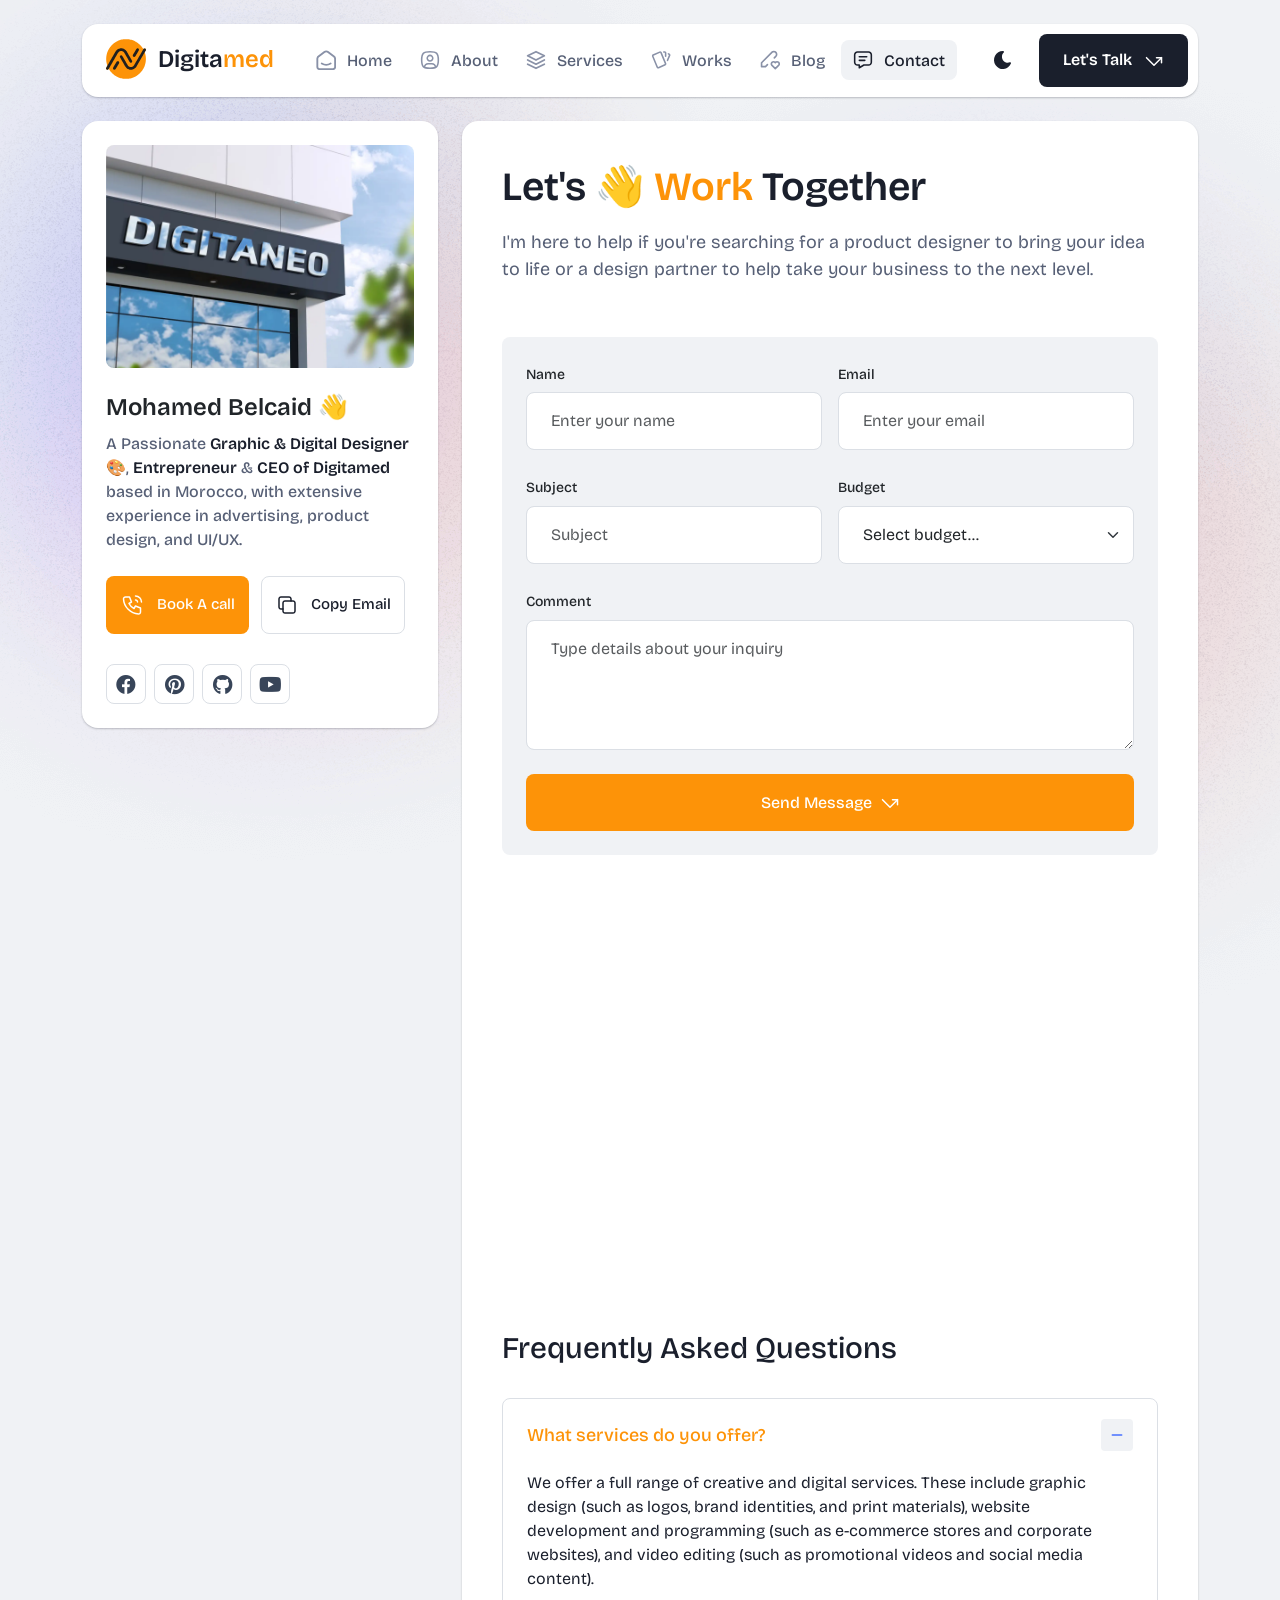
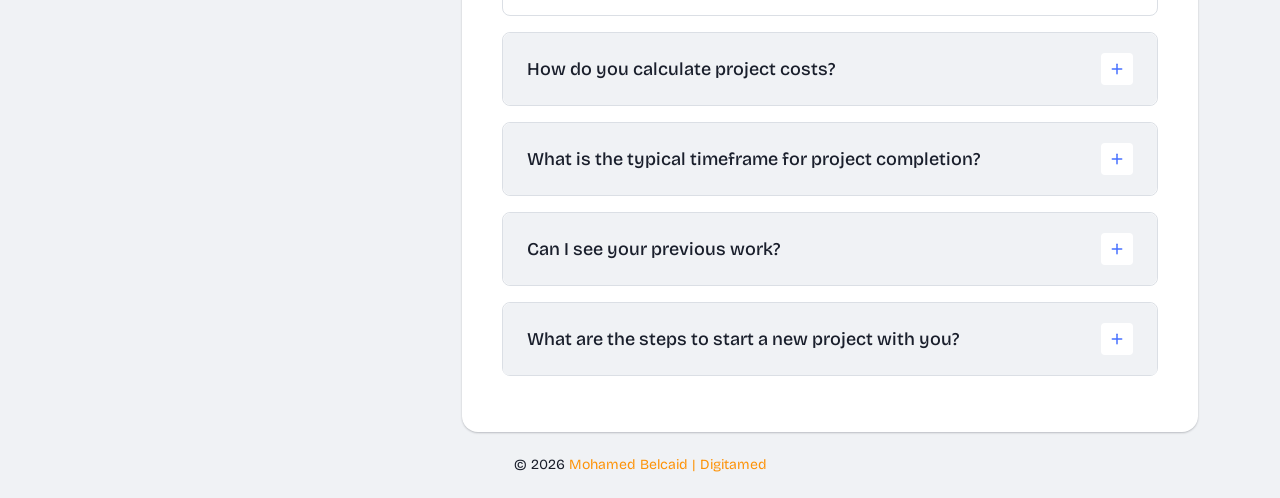
<file: contact.html>
<!DOCTYPE html>
<html lang="en">

<head>
  <meta charset="UTF-8">
  <meta http-equiv="X-UA-Compatible" content="IE=edge">
  <title>Contact - Mohamed Belcaid</title>
  <meta name="description" content="Bentofolio - Bootstrap Personal Portfolio Template">
  <meta name="viewport" content="width=device-width, initial-scale=1">

  <link rel="shortcut icon" type="image/x-icon" href="assets/img/favicon.svg">
  <!-- Place favicon.ico in the root directory -->

  <!-- CSS here -->
  <link rel="stylesheet" href="assets/css/bootstrap.min.css">
  <link rel="stylesheet" href="assets/fontawsome/css/all.min.css">
  <link rel="stylesheet" href="assets/fontawsome/css/fontawesome.min.css">
  <link rel="stylesheet" href="assets/css/slick.css">
  <link rel="stylesheet" href="assets/css/magnific-popup.css">
  <link rel="stylesheet" href="assets/css/style.css">
  <link rel="stylesheet" href="assets/css/responsive.css">
</head>

<body>
  <div id="page-content">
    <!-- header part start -->
    <header class="header-area">
      <nav class="navbar">
        <div class="container">
          <div class="menu-container">
            <div class="logo">
              <a class="navbar-brand me-0" href="index.html">
                <svg width="40" height="40" viewBox="0 0 2048 2048">
                  <defs>
                    <style>
                      .s0 { fill: #fd9308 } 
                      .s1 { fill: #202020 } 
                    </style>
                  </defs>
                  <path id="Layer" class="s0" d="m996 7h61l40 2 36 3 40 5 42 7 43 9 43 11 42 13 35 12 35 14 21 9 33 15 30 15 23 13 20 11 26 16 36 24 17 12 19 14 18 14 17 14 13 11 14 12 15 14 10 9 42 42 7 8 12 13 9 11 10 11 11 14 10 12 12 16 14 19 14 20 17 26 16 26 11 19v2h2l2-5 7-11 6-7 13-10 10-5 11-3 6-1h20l14 3 9 4 11 7 10 11 9 16 8 20v18l-6 14-13 23-14 25-12 21-15 26-5 9 1 6 12 36 13 46 10 42 8 42 7 49 4 40 2 30 1 28v45l-2 49-3 37-6 47-7 41-8 38-10 39-12 40-10 30-14 37-16 38-18 38-16 31-13 23-13 22-14 22-16 24-14 20-12 16-13 17-13 16-9 11-13 15-12 13-7 8-14 15-33 33-8 7-7 7-8 7-28 24-14 11-15 12-16 12-18 13-33 22-19 12-20 12-23 13-28 15-24 12-36 16-26 11-35 13-36 12-30 9-52 13-40 8-38 6-41 5-36 3-17 1-33 [base64] 7-9 12-6 7-11 9-14 8-13 4h-24l-12-5-13-7-9-7-8-7-11-15-6-11v-26l8-16 11-23 12-23 16-27 10-17 11-18-1-10-12-36-12-42-10-42-9-46-7-49-4-41-2-32-1-28v-43l2-46 3-35 4-34 7-45 7-35 9-38 10-36 12-38 15-41 12-29 11-25 17-35 10-20 13-23 15-26 15-24 17-25 12-17 13-18 14-18 13-16 11-13 9-11 14-15 7-8 12-13 35-35 8-7 14-13 8-7 14-12 17-14 14-11 21-16 17-12 23-16 16-10 19-12 22-13 27-15 29-15 34-16 38-16 29-11 38-13 41-12 44-11 45-9 45-7 36-4 42-3z"/>
                  <path id="Layer" class="s1" d="m738 478h79l33 6 29 8 21 8 22 10 21 12 21 14 14 11 13 11 10 9 21 21 7 8 11 13 15 20 11 17 14 24 16 29 29 49 17 29 28 49 15 27 10 17 15 27 16 28 14 25 14 24 28 50 10 17 14 25 12 21 10 18 6 12 5 14 2 9v15l-4 16-4 9-6 10-4 5-12 9-16 7-12 3-15 1-16-3-9-4-11-7-7-7-9-11-14-21-17-29-16-27-14-24-17-29-14-24-15-26-14-24-32-56-15-26-16-28-14-24-15-26-14-24-20-34-21-35-13-21-10-16-9-12-9-10-8-8-15-11-18-10-16-7-15-5-25-6-19-3-12-1h-14l-21 2-22 5-22 8-17 9-13 10-13 12-23 23-18 22-10 16-15 26-14 24-13 23-13 22-14 24-15 26-40 70-15 26-14 24-11 19-9 15-13 22-15 25-14 24-10 17-12 21-12 22-10 18-16 29-9 15-14 23-10 16-14 24-13 23-14 25-13 23-22 38-10 17-15 25-17 29-14 24-10 17-10 18-5 8-7 11-8 10-5 6-11 9-14 8-13 4h-24l-12-5-13-7-9-7-8-7-11-15-6-11v-26l8-16 11-23 12-23 16-27 10-17 11-18 4-8 10-16 16-28 14-25 10-17 14-25 13-22 16-28 10-17 17-28 15-25 15-26 15-27 26-46 15-27 16-27 15-26 17-29 16-27 16-28 14-24 12-21 15-26 16-27 14-25 15-26 14-24 15-26 12-21 12-20 8-12 11-14 12-13 7-8 8-7 11-11 11-9 14-12 19-13 14-9 18-10 21-10 22-8 36-9z"/>
                  <path id="Layer" class="s1" d="m1967 483h20l14 3 9 4 11 7 10 11 9 16 8 20v18l-6 14-13 23-14 25-12 21-15 26-11 20-9 15-11 19-28 48-15 26-16 27-9 16-10 17-12 21-10 17-28 48-11 19-42 72-8 14-14 24-16 28-45 78-14 24-16 28-15 26-14 24-13 23-14 24-9 16-10 17-17 29-16 26-9 14-8 11-13 16-14 15-8 8-11 9-13 11-19 13-17 11-21 12-27 13-24 9-21 6-26 5-23 3h-61l-31-5-24-6-24-8-27-12-22-12-19-12-16-12-14-11-15-14-8-7-11-12-9-10-10-13-14-19-15-23-12-20-15-26-13-23-14-25-14-24-14-25-14-24-14-25-48-84-15-26-76-133-15-29-6-15-2-9v-15l3-12 5-12 8-11 7-7 14-9 13-5 8-2h21l12 3 14 7 10 9 9 10 10 14 15 25 14 24 14 25 10 17 14 24 14 25 42 72 11 19 28 48 17 29 15 26 16 27 30 52 25 45 11 18 10 13 9 11 10 10 14 11 14 9 16 8 15 6 17 5 27 5 9 1h39l26-5 17-5 18-8 16-9 16-12 13-12 12-13 12-16 13-20 17-28 15-26 14-25 10-17 12-21 14-24 30-52 12-21 42-72 15-26 16-27 12-21 14-24 30-52 16-27 12-21 14-24 15-26 14-24 16-28 13-23 14-24 13-23 30-52 44-77 12-20 2-4h2l2-5 7-11 6-7 13-10 10-5 11-3z"/>
                  <path id="Layer" class="s1" d="m596 1133h22l15 4 12 6 10 9 7 8 8 15 4 14 1 6v16l-3 15-6 17-10 19-24 40-17 29-13 22-10 17-28 48-15 29-10 17-14 22-13 21-12 20-8 12-11 12-9 7-15 7-23 8-6 1h-11l-9-2-18-11-10-8-7-7-7-11-6-16-1-5v-19l4-16 6-15 8-16 8-15 12-21 30-52 17-29 8-13 19-32 15-25 17-29 13-22 17-28 12-18 11-12 13-9 15-7z"/>
                  <path id="Layer" class="s1" d="m1613 477h10l15 2 16 7 13 10 8 10 8 16 3 12 1 7v17l-4 17-5 12-10 18-13 22-28 48-17 29-14 24-20 34-14 24-15 26-17 29-17 28-12 17-9 10-13 10-16 8-15 4h-18l-14-4-12-6-13-11-11-16-6-15-2-8v-21l4-16 6-15 9-17 9-15 17-29 20-34 11-19 12-20 34-58 16-27 17-29 12-20 11-18 9-12 12-12 15-10 14-6 6-2z"/>
                </svg>
                <span>Digita<span class="primary">med</span></span>
              </a>
            </div>
            <div class="navbar-main d-flex flex-grow-1">
              <div class="logo inner-logo d-block d-xl-none">
                <a class="navbar-brand me-0" href="index.html">
                  <svg width="40" height="40" viewBox="0 0 2048 2048">
                    <defs>
                      <style>
                        .s0 { fill: #fd9308 } 
                        .s1 { fill: #202020 } 
                      </style>
                    </defs>
                    <path id="Layer" class="s0" d="m996 7h61l40 2 36 3 40 5 42 7 43 9 43 11 42 13 35 12 35 14 21 9 33 15 30 15 23 13 20 11 26 16 36 24 17 12 19 14 18 14 17 14 13 11 14 12 15 14 10 9 42 42 7 8 12 13 9 11 10 11 11 14 10 12 12 16 14 19 14 20 17 26 16 26 11 19v2h2l2-5 7-11 6-7 13-10 10-5 11-3 6-1h20l14 3 9 4 11 7 10 11 9 16 8 20v18l-6 14-13 23-14 25-12 21-15 26-5 9 1 6 12 36 13 46 10 42 8 42 7 49 4 40 2 30 1 28v45l-2 49-3 37-6 47-7 41-8 38-10 39-12 40-10 30-14 37-16 38-18 38-16 31-13 23-13 22-14 22-16 24-14 20-12 16-13 17-13 16-9 11-13 15-12 13-7 8-14 15-33 33-8 7-7 7-8 7-28 24-14 11-15 12-16 12-18 13-33 22-19 12-20 12-23 13-28 15-24 12-36 16-26 11-35 13-36 12-30 9-52 13-40 8-38 6-41 5-36 3-17 1-33 [base64] 7-9 12-6 7-11 9-14 8-13 4h-24l-12-5-13-7-9-7-8-7-11-15-6-11v-26l8-16 11-23 12-23 16-27 10-17 11-18-1-10-12-36-12-42-10-42-9-46-7-49-4-41-2-32-1-28v-43l2-46 3-35 4-34 7-45 7-35 9-38 10-36 12-38 15-41 12-29 11-25 17-35 10-20 13-23 15-26 15-24 17-25 12-17 13-18 14-18 13-16 11-13 9-11 14-15 7-8 12-13 35-35 8-7 14-13 8-7 14-12 17-14 14-11 21-16 17-12 23-16 16-10 19-12 22-13 27-15 29-15 34-16 38-16 29-11 38-13 41-12 44-11 45-9 45-7 36-4 42-3z"/>
                    <path id="Layer" class="s1" d="m738 478h79l33 6 29 8 21 8 22 10 21 12 21 14 14 11 13 11 10 9 21 21 7 8 11 13 15 20 11 17 14 24 16 29 29 49 17 29 28 49 15 27 10 17 15 27 16 28 14 25 14 24 28 50 10 17 14 25 12 21 10 18 6 12 5 14 2 9v15l-4 16-4 9-6 10-4 5-12 9-16 7-12 3-15 1-16-3-9-4-11-7-7-7-9-11-14-21-17-29-16-27-14-24-17-29-14-24-15-26-14-24-32-56-15-26-16-28-14-24-15-26-14-24-20-34-21-35-13-21-10-16-9-12-9-10-8-8-15-11-18-10-16-7-15-5-25-6-19-3-12-1h-14l-21 2-22 5-22 8-17 9-13 10-13 12-23 23-18 22-10 16-15 26-14 24-13 23-13 22-14 24-15 26-40 70-15 26-14 24-11 19-9 15-13 22-15 25-14 24-10 17-12 21-12 22-10 18-16 29-9 15-14 23-10 16-14 24-13 23-14 25-13 23-22 38-10 17-15 25-17 29-14 24-10 17-10 18-5 8-7 11-8 10-5 6-11 9-14 8-13 4h-24l-12-5-13-7-9-7-8-7-11-15-6-11v-26l8-16 11-23 12-23 16-27 10-17 11-18 4-8 10-16 16-28 14-25 10-17 14-25 13-22 16-28 10-17 17-28 15-25 15-26 15-27 26-46 15-27 16-27 15-26 17-29 16-27 16-28 14-24 12-21 15-26 16-27 14-25 15-26 14-24 15-26 12-21 12-20 8-12 11-14 12-13 7-8 8-7 11-11 11-9 14-12 19-13 14-9 18-10 21-10 22-8 36-9z"/>
                    <path id="Layer" class="s1" d="m1967 483h20l14 3 9 4 11 7 10 11 9 16 8 20v18l-6 14-13 23-14 25-12 21-15 26-11 20-9 15-11 19-28 48-15 26-16 27-9 16-10 17-12 21-10 17-28 48-11 19-42 72-8 14-14 24-16 28-45 78-14 24-16 28-15 26-14 24-13 23-14 24-9 16-10 17-17 29-16 26-9 14-8 11-13 16-14 15-8 8-11 9-13 11-19 13-17 11-21 12-27 13-24 9-21 6-26 5-23 3h-61l-31-5-24-6-24-8-27-12-22-12-19-12-16-12-14-11-15-14-8-7-11-12-9-10-10-13-14-19-15-23-12-20-15-26-13-23-14-25-14-24-14-25-14-24-14-25-48-84-15-26-76-133-15-29-6-15-2-9v-15l3-12 5-12 8-11 7-7 14-9 13-5 8-2h21l12 3 14 7 10 9 9 10 10 14 15 25 14 24 14 25 10 17 14 24 14 25 42 72 11 19 28 48 17 29 15 26 16 27 30 52 25 45 11 18 10 13 9 11 10 10 14 11 14 9 16 8 15 6 17 5 27 5 9 1h39l26-5 17-5 18-8 16-9 16-12 13-12 12-13 12-16 13-20 17-28 15-26 14-25 10-17 12-21 14-24 30-52 12-21 42-72 15-26 16-27 12-21 14-24 30-52 16-27 12-21 14-24 15-26 14-24 16-28 13-23 14-24 13-23 30-52 44-77 12-20 2-4h2l2-5 7-11 6-7 13-10 10-5 11-3z"/>
                    <path id="Layer" class="s1" d="m596 1133h22l15 4 12 6 10 9 7 8 8 15 4 14 1 6v16l-3 15-6 17-10 19-24 40-17 29-13 22-10 17-28 48-15 29-10 17-14 22-13 21-12 20-8 12-11 12-9 7-15 7-23 8-6 1h-11l-9-2-18-11-10-8-7-7-7-11-6-16-1-5v-19l4-16 6-15 8-16 8-15 12-21 30-52 17-29 8-13 19-32 15-25 17-29 13-22 17-28 12-18 11-12 13-9 15-7z"/>
                    <path id="Layer" class="s1" d="m1613 477h10l15 2 16 7 13 10 8 10 8 16 3 12 1 7v17l-4 17-5 12-10 18-13 22-28 48-17 29-14 24-20 34-14 24-15 26-17 29-17 28-12 17-9 10-13 10-16 8-15 4h-18l-14-4-12-6-13-11-11-16-6-15-2-8v-21l4-16 6-15 9-17 9-15 17-29 20-34 11-19 12-20 34-58 16-27 17-29 12-20 11-18 9-12 12-12 15-10 14-6 6-2z"/>
                  </svg>
                  <span>Digita<span class="primary">med</span></span>
                </a>
              </div>
              <ul class="navbar-info mx-auto">
                <li class="nav-item">
                  <a class="nav-link" aria-current="page" href="index.html">
                    <svg class="nav-icon" viewBox="0 0 15 15" fill="none" xmlns="http://www.w3.org/2000/svg">
                      <path
                        d="M13.475 4.92481L9.03083 1.46814C8.64082 1.16473 8.1608 1 7.66667 1C7.17254 1 6.69251 1.16473 6.3025 1.46814L1.8575 4.92481C1.59037 5.13254 1.37424 5.39858 1.22563 5.7026C1.07701 6.00662 0.99984 6.34058 1 6.67897V12.679C1 13.121 1.17559 13.5449 1.48816 13.8575C1.80072 14.17 2.22464 14.3456 2.66667 14.3456H12.6667C13.1087 14.3456 13.5326 14.17 13.8452 13.8575C14.1577 13.5449 14.3333 13.121 14.3333 12.679V6.67897C14.3333 5.99314 14.0167 5.34564 13.475 4.92481Z"
                        stroke-width="1.4" stroke-linecap="round" stroke-linejoin="round" />
                      <path d="M10.9753 10.1665C9.13359 11.2773 6.14859 11.2773 4.30859 10.1665" stroke-width="1.4"
                        stroke-linecap="round" stroke-linejoin="round" />
                    </svg>

                    <span>Home</span>
                  </a>
                </li>
                <li class="nav-item">
                  <a class="nav-link" href="about.html">
                    <svg class="nav-icon" viewBox="0 0 18 18" fill="none" xmlns="http://www.w3.org/2000/svg">
                      <path
                        d="M9 9.8335C9.66304 9.8335 10.2989 9.5701 10.7678 9.10126C11.2366 8.63242 11.5 7.99654 11.5 7.3335C11.5 6.67045 11.2366 6.03457 10.7678 5.56573C10.2989 5.09689 9.66304 4.8335 9 4.8335C8.33696 4.8335 7.70107 5.09689 7.23223 5.56573C6.76339 6.03457 6.5 6.67045 6.5 7.3335C6.5 7.99654 6.76339 8.63242 7.23223 9.10126C7.70107 9.5701 8.33696 9.8335 9 9.8335Z"
                        stroke-width="1.4" stroke-linecap="round" stroke-linejoin="round" />
                      <path
                        d="M9 1.5C15 1.5 16.5 3 16.5 9C16.5 15 15 16.5 9 16.5C3 16.5 1.5 15 1.5 9C1.5 3 3 1.5 9 1.5Z"
                        stroke-width="1.4" stroke-linecap="round" stroke-linejoin="round" />
                      <path
                        d="M4 15.7085V15.6668C4 14.7828 4.35119 13.9349 4.97631 13.3098C5.60143 12.6847 6.44928 12.3335 7.33333 12.3335H10.6667C11.5507 12.3335 12.3986 12.6847 13.0237 13.3098C13.6488 13.9349 14 14.7828 14 15.6668V15.7085"
                        stroke-width="1.4" stroke-linecap="round" stroke-linejoin="round" />
                    </svg>
                    About
                  </a>
                </li>
                <li class="nav-item">
                  <a class="nav-link" href="services.html">
                    <svg class="nav-icon" viewBox="0 0 16 16" fill="none" xmlns="http://www.w3.org/2000/svg">
                      <path d="M7.99967 1.3335L1.33301 4.66683L7.99967 8.00016L14.6663 4.66683L7.99967 1.3335Z"
                        stroke-width="1.4" stroke-linecap="round" stroke-linejoin="round" />
                      <path d="M1.33301 8L7.99967 11.3333L14.6663 8" stroke-width="1.4" stroke-linecap="round"
                        stroke-linejoin="round" />
                      <path d="M1.33301 11.3335L7.99967 14.6668L14.6663 11.3335" stroke-width="1.4"
                        stroke-linecap="round" stroke-linejoin="round" />
                    </svg>
                    Services
                  </a>
                </li>
                <li class="nav-item">
                  <a class="nav-link" href="Portfolio/works.html">
                    <svg class="nav-icon" viewBox="0 0 18 17" fill="none" xmlns="http://www.w3.org/2000/svg">
                      <path
                        d="M2.00326 3.99733L7.95159 1.40649C8.04974 1.36442 8.15533 1.34243 8.26212 1.34181C8.3689 1.34119 8.47473 1.36196 8.57337 1.40289C8.67201 1.44382 8.76145 1.50408 8.83642 1.58013C8.9114 1.65617 8.97039 1.74646 9.00992 1.84566L13.1133 11.764C13.1985 11.9651 13.2014 12.1917 13.1213 12.3949C13.0412 12.5982 12.8845 12.7618 12.6849 12.8507L6.73742 15.4415C6.63922 15.4837 6.53356 15.5058 6.42668 15.5065C6.3198 15.5072 6.21387 15.4864 6.11514 15.4455C6.0164 15.4046 5.92688 15.3442 5.85184 15.2681C5.7768 15.192 5.71778 15.1016 5.67826 15.0023L1.57492 5.08316C1.48963 4.88204 1.48673 4.65546 1.56684 4.45222C1.64696 4.24898 1.80367 4.08616 2.00326 3.99733Z"
                        stroke-width="1.4" stroke-linecap="round" stroke-linejoin="round" />
                      <path
                        d="M11.5 1.3335H12.3333C12.5543 1.3335 12.7663 1.42129 12.9226 1.57757C13.0789 1.73385 13.1667 1.94582 13.1667 2.16683V5.0835"
                        stroke-width="1.4" stroke-linecap="round" stroke-linejoin="round" />
                      <path
                        d="M15.6663 3C15.8863 3.09333 16.0997 3.18083 16.3063 3.2625C16.5098 3.34882 16.6706 3.51241 16.7534 3.71729C16.8362 3.92217 16.8343 4.15155 16.748 4.355L14.833 8.83334"
                        stroke-width="1.4" stroke-linecap="round" stroke-linejoin="round" />
                    </svg>
                    Works
                  </a>
                </li>
                <li class="nav-item">
                  <a class="nav-link" href="blog.html">
                    <svg class="nav-icon" viewBox="0 0 17 16" fill="none" xmlns="http://www.w3.org/2000/svg">
                      <path
                        d="M12.1663 6.16676L13.4163 4.91676C13.6352 4.69789 13.8088 4.43805 13.9273 4.15208C14.0457 3.86612 14.1067 3.55962 14.1067 3.25009C14.1067 2.94056 14.0457 2.63406 13.9273 2.3481C13.8088 2.06213 13.6352 1.80229 13.4163 1.58342C13.1975 1.36455 12.9376 1.19094 12.6517 1.07248C12.3657 0.954033 12.0592 0.893066 11.7497 0.893066C11.4401 0.893066 11.1336 0.954033 10.8477 1.07248C10.5617 1.19094 10.3019 1.36455 10.083 1.58342L1.33301 10.3334V13.6668H4.66634L6.33301 12.0001"
                        stroke-width="1.4" stroke-linecap="round" stroke-linejoin="round" />
                      <path
                        d="M13.0004 15.3335L15.7921 12.5968C15.9633 12.4307 16.0995 12.232 16.1926 12.0124C16.2857 11.7927 16.3339 11.5567 16.3343 11.3181C16.3347 11.0796 16.2873 10.8434 16.1948 10.6235C16.1024 10.4035 15.9669 10.2044 15.7963 10.0377C15.448 9.69712 14.9806 9.50602 14.4935 9.50509C14.0065 9.50415 13.5383 9.69346 13.1888 10.0327L13.0021 10.216L12.8163 10.0327C12.4681 9.69237 12.0008 9.50143 11.5139 9.50049C11.0271 9.49956 10.5591 9.68871 10.2096 10.0277C10.0383 10.1937 9.9021 10.3924 9.80891 10.612C9.71572 10.8316 9.66746 11.0677 9.667 11.3062C9.66653 11.5447 9.71386 11.781 9.80619 12.0009C9.89853 12.2209 10.034 12.4201 10.2046 12.5868L13.0004 15.3335Z"
                        stroke-width="1.4" stroke-linecap="round" stroke-linejoin="round" />
                    </svg>
                    Blog
                  </a>
                </li>
                <li class="nav-item">
                  <a class="nav-link active" href="contact.html">
                    <svg class="nav-icon" viewBox="0 0 18 17" fill="none" xmlns="http://www.w3.org/2000/svg">
                      <path d="M5.66699 5.5H12.3337" stroke-width="1.4" stroke-linecap="round"
                        stroke-linejoin="round" />
                      <path d="M5.66699 8.8335H10.667" stroke-width="1.4" stroke-linecap="round"
                        stroke-linejoin="round" />
                      <path
                        d="M14 1.3335C14.663 1.3335 15.2989 1.59689 15.7678 2.06573C16.2366 2.53457 16.5 3.17045 16.5 3.8335V10.5002C16.5 11.1632 16.2366 11.7991 15.7678 12.2679C15.2989 12.7368 14.663 13.0002 14 13.0002H9.83333L5.66667 15.5002V13.0002H4C3.33696 13.0002 2.70107 12.7368 2.23223 12.2679C1.76339 11.7991 1.5 11.1632 1.5 10.5002V3.8335C1.5 3.17045 1.76339 2.53457 2.23223 2.06573C2.70107 1.59689 3.33696 1.3335 4 1.3335H14Z"
                        stroke-width="1.4" stroke-linecap="round" stroke-linejoin="round" />
                    </svg>
                    Contact
                  </a>
                </li>
              </ul>
              <div class="header-right-info d-flex align-items-center">
                <button class="theme-control-btn">
                  <span class="dark">
                    <svg width="24" height="24" viewBox="0 0 24 24" fill="none" xmlns="http://www.w3.org/2000/svg">
                      <path
                        d="M11.8005 3C10.207 3.0003 8.64356 3.44286 7.27683 4.28049C5.91011 5.11811 4.79139 6.31937 4.04002 7.75612C3.28865 9.19288 2.93281 10.8112 3.01046 12.4386C3.08811 14.0659 3.59633 15.6411 4.48091 16.9963C5.3655 18.3514 6.59326 19.4356 8.03324 20.1333C9.47322 20.8309 11.0714 21.1157 12.6573 20.9574C14.2432 20.7991 15.7573 20.2036 17.0381 19.2344C18.319 18.2652 19.3185 16.9587 19.9301 15.4542C20.2302 14.7162 19.5111 13.9746 18.7875 14.2752C17.5475 14.7888 16.1706 14.8418 14.8963 14.425C13.622 14.0082 12.5308 13.1479 11.8126 11.9937C11.0943 10.8396 10.7943 9.4645 10.9648 8.10764C11.1353 6.75077 11.7655 5.49792 12.7458 4.5669L12.8136 4.4949C13.2986 3.9279 12.913 3.0072 12.1464 3.0072H11.9122L11.8524 3.0018L11.7996 3H11.8005Z"
                        fill="#1A1F2C" />
                    </svg>
                    <small class="theme-text d-block d-xl-none">Change appearance</small>
                  </span>
                  <span class="light">
                    <svg width="24" height="24" viewBox="0 0 24 24" fill="none" xmlns="http://www.w3.org/2000/svg">
                      <path
                        d="M12 19C12.2449 19 12.4813 19.09 12.6644 19.2527C12.8474 19.4155 12.9643 19.6397 12.993 19.883L13 20V21C12.9997 21.2549 12.9021 21.5 12.7272 21.6854C12.5522 21.8707 12.313 21.9822 12.0586 21.9972C11.8042 22.0121 11.5536 21.9293 11.3582 21.7657C11.1627 21.6021 11.0371 21.3701 11.007 21.117L11 21V20C11 19.7348 11.1054 19.4804 11.2929 19.2929C11.4804 19.1054 11.7348 19 12 19Z"
                        fill="#FD7E41" />
                      <path
                        d="M18.3127 16.9099L18.4067 16.9929L19.1067 17.6929C19.2861 17.8729 19.3902 18.1144 19.398 18.3683C19.4057 18.6223 19.3165 18.8697 19.1485 19.0602C18.9804 19.2508 18.7462 19.3702 18.4933 19.3943C18.2403 19.4184 17.9877 19.3454 17.7867 19.1899L17.6927 19.1069L16.9927 18.4069C16.8202 18.2347 16.7165 18.0053 16.7012 17.7619C16.6859 17.5186 16.76 17.278 16.9097 17.0855C17.0593 16.893 17.2741 16.7618 17.5137 16.7166C17.7533 16.6713 18.0012 16.7152 18.2107 16.8399L18.3127 16.9099Z"
                        fill="#FD7E41" />
                      <path
                        d="M7.00747 16.993C7.17965 17.1652 7.28308 17.3943 7.29836 17.6373C7.31364 17.8803 7.23972 18.1206 7.09047 18.313L7.00747 18.407L6.30747 19.107C6.12751 19.2863 5.88604 19.3905 5.63209 19.3982C5.37814 19.406 5.13076 19.3168 4.94019 19.1487C4.74963 18.9807 4.63017 18.7464 4.60607 18.4935C4.58198 18.2406 4.65506 17.988 4.81047 17.787L4.89347 17.693L5.59347 16.993C5.781 16.8055 6.03531 16.7002 6.30047 16.7002C6.56563 16.7002 6.81994 16.8055 7.00747 16.993Z"
                        fill="#FD7E41" />
                      <path
                        d="M3.99987 11C4.25475 11.0003 4.4999 11.0979 4.68524 11.2728C4.87057 11.4478 4.9821 11.687 4.99704 11.9414C5.01198 12.1958 4.92919 12.4464 4.7656 12.6418C4.60201 12.8373 4.36996 12.9629 4.11687 12.993L3.99987 13H2.99987C2.74499 12.9997 2.49984 12.9021 2.3145 12.7272C2.12916 12.5522 2.01763 12.313 2.0027 12.0586C1.98776 11.8042 2.07054 11.5536 2.23413 11.3582C2.39772 11.1627 2.62977 11.0371 2.88287 11.007L2.99987 11H3.99987Z"
                        fill="#FD7E41" />
                      <path
                        d="M20.9999 11C21.2547 11.0003 21.4999 11.0979 21.6852 11.2728C21.8706 11.4478 21.9821 11.687 21.997 11.9414C22.012 12.1958 21.9292 12.4464 21.7656 12.6418C21.602 12.8373 21.37 12.9629 21.1169 12.993L20.9999 13H19.9999C19.745 12.9997 19.4998 12.9021 19.3145 12.7272C19.1292 12.5522 19.0176 12.313 19.0027 12.0586C18.9878 11.8042 19.0705 11.5536 19.2341 11.3582C19.3977 11.1627 19.6298 11.0371 19.8829 11.007L19.9999 11H20.9999Z"
                        fill="#FD7E41" />
                      <path
                        d="M6.21264 4.80985L6.30664 4.89285L7.00664 5.59285C7.18599 5.77281 7.29011 6.01429 7.29787 6.26824C7.30562 6.52219 7.21642 6.76957 7.04839 6.96013C6.88036 7.1507 6.64609 7.27016 6.39316 7.29425C6.14024 7.31834 5.88763 7.24526 5.68664 7.08985L5.59264 7.00685L4.89264 6.30685C4.72073 6.13453 4.61757 5.90543 4.6025 5.66248C4.58744 5.41954 4.6615 5.17945 4.8108 4.98721C4.9601 4.79497 5.1744 4.66378 5.41351 4.61824C5.65262 4.57271 5.90013 4.61594 6.10964 4.73985L6.21264 4.80985Z"
                        fill="#FD7E41" />
                      <path
                        d="M19.1071 4.89288C19.2793 5.06508 19.3827 5.29418 19.398 5.5372C19.4132 5.78023 19.3393 6.02048 19.1901 6.21288L19.1071 6.30688L18.4071 7.00688C18.2271 7.18623 17.9856 7.29036 17.7317 7.29811C17.4777 7.30587 17.2304 7.21667 17.0398 7.04864C16.8492 6.8806 16.7298 6.64633 16.7057 6.39341C16.6816 6.14049 16.7547 5.88788 16.9101 5.68688L16.9931 5.59288L17.6931 4.89288C17.8806 4.70541 18.1349 4.6001 18.4001 4.6001C18.6652 4.6001 18.9196 4.70541 19.1071 4.89288Z"
                        fill="#FD7E41" />
                      <path
                        d="M12 2C12.2449 2.00003 12.4813 2.08996 12.6644 2.25272C12.8474 2.41547 12.9643 2.63975 12.993 2.883L13 3V4C12.9997 4.25488 12.9021 4.50003 12.7272 4.68537C12.5522 4.8707 12.313 4.98223 12.0586 4.99717C11.8042 5.01211 11.5536 4.92933 11.3582 4.76573C11.1627 4.60214 11.0371 4.3701 11.007 4.117L11 4V3C11 2.73478 11.1054 2.48043 11.2929 2.29289C11.4804 2.10536 11.7348 2 12 2Z"
                        fill="#FD7E41" />
                      <path
                        d="M12 7C12.9797 6.99994 13.9378 7.28769 14.7553 7.8275C15.5729 8.36731 16.2138 9.1354 16.5986 10.0364C16.9833 10.9373 17.0949 11.9315 16.9195 12.8953C16.7441 13.8592 16.2893 14.7502 15.6118 15.4579C14.9343 16.1655 14.0638 16.6585 13.1085 16.8756C12.1532 17.0928 11.1552 17.0245 10.2383 16.6793C9.3215 16.334 8.52629 15.7271 7.95146 14.9338C7.37663 14.1405 7.04752 13.1958 7.005 12.217L7 12L7.005 11.783C7.06092 10.4958 7.61161 9.27978 8.54222 8.38866C9.47284 7.49754 10.7115 7.00007 12 7Z"
                        fill="#FD7E41" />
                    </svg>
                    <small class="theme-text d-block d-xl-none">Change appearance</small>
                  </span>
                </button>
                <a href="contact.html" class="lets-talk-btn">
                  Let's Talk
                  <svg class="icon" width="20" height="20" viewBox="0 0 20 20" fill="none"
                    xmlns="http://www.w3.org/2000/svg">
                    <path d="M17.5 11.6665V6.6665H12.5" stroke="white" stroke-width="1.5" stroke-linecap="round"
                      stroke-linejoin="round" />
                    <path d="M17.5 6.6665L10 14.1665L2.5 6.6665" stroke="white" stroke-width="1.5"
                      stroke-linecap="round" stroke-linejoin="round" />
                  </svg>
                </a>
              </div>
            </div>
            <div class="mobile-menu-overlay d-block d-lg-none"></div>
            <div class="mobile-menu-control-bar d-block d-xl-none">
              <button class="mobile-menu-control-bar">
                <i class="fas fa-bars"></i>
              </button>
            </div>
          </div>
        </div>
      </nav>
    </header>
    <!-- header part end -->

    <!-- main area part start -->
    <main>

      <section class="content-box-area mt-4">
        <div class="container">
          <div class="row g-4">
            <div class="col-xl-4">
              <div class="card profile-card">
                <div class="card-body">
                  <div class="image text-center">
                    <img src="assets/img/images/pr1.webp" alt="profile">
                  </div>
                  <div class="text">
                    <h3 class="card-title">Mohamed Belcaid 👋</h3>
                    <p>A Passionate <span>Graphic & Digital Designer</span> 🎨, <span>Entrepreneur</span> & <span>CEO of Digitamed</span> based in Morocco, with extensive experience in advertising, product design, and UI/UX.</p>
                    <div class="common-button-groups">
                      <a class="btn btn-call" href="tel:+212606601959">
                        <svg class="icon" width="25" height="24" viewBox="0 0 25 24" fill="none"
                          xmlns="http://www.w3.org/2000/svg">
                          <path
                            d="M5.5 4H9.5L11.5 9L9 10.5C10.071 12.6715 11.8285 14.429 14 15.5L15.5 13L20.5 15V19C20.5 19.5304 20.2893 20.0391 19.9142 20.4142C19.5391 20.7893 19.0304 21 18.5 21C14.5993 20.763 10.9202 19.1065 8.15683 16.3432C5.3935 13.5798 3.73705 9.90074 3.5 6C3.5 5.46957 3.71071 4.96086 4.08579 4.58579C4.46086 4.21071 4.96957 4 5.5 4Z"
                            stroke="white" stroke-width="1.5" stroke-linecap="round" stroke-linejoin="round" />
                          <path
                            d="M15.5 7C16.0304 7 16.5391 7.21071 16.9142 7.58579C17.2893 7.96086 17.5 8.46957 17.5 9"
                            stroke="white" stroke-width="1.5" stroke-linecap="round" stroke-linejoin="round" />
                          <path d="M15.5 3C17.0913 3 18.6174 3.63214 19.7426 4.75736C20.8679 5.88258 21.5 7.4087 21.5 9"
                            stroke="white" stroke-width="1.5" stroke-linecap="round" stroke-linejoin="round" />
                        </svg>
                        Book A call
                      </a>
                      <button class="btn btn-copy" data-clipboard-text="mohamed@belcaid.ma">
                        <svg class="icon" width="24" height="24" viewBox="0 0 24 24" fill="none"
                          xmlns="http://www.w3.org/2000/svg">
                          <path
                            d="M8 10C8 9.46957 8.21071 8.96086 8.58579 8.58579C8.96086 8.21071 9.46957 8 10 8H18C18.5304 8 19.0391 8.21071 19.4142 8.58579C19.7893 8.96086 20 9.46957 20 10V18C20 18.5304 19.7893 19.0391 19.4142 19.4142C19.0391 19.7893 18.5304 20 18 20H10C9.46957 20 8.96086 19.7893 8.58579 19.4142C8.21071 19.0391 8 18.5304 8 18V10Z"
                            stroke-width="1.5" stroke-linecap="round" stroke-linejoin="round" />
                          <path
                            d="M16 8V6C16 5.46957 15.7893 4.96086 15.4142 4.58579C15.0391 4.21071 14.5304 4 14 4H6C5.46957 4 4.96086 4.21071 4.58579 4.58579C4.21071 4.96086 4 5.46957 4 6V14C4 14.5304 4.21071 15.0391 4.58579 15.4142C4.96086 15.7893 5.46957 16 6 16H8"
                            stroke-width="1.5" stroke-linecap="round" stroke-linejoin="round" />
                        </svg>
                        Copy Email
                      </button>
                    </div>
                    <div class="social-media-icon">
                      <ul class="list-unstyled">
                        <li><a href="https://facebook.com/belcaid" target="_blank"><i class="fab fa-facebook"></i></a></li>
                        <li><a href="https://www.pinterest.com/digitamed/" target="_blank"><i class="fab fa-pinterest"></i></a></li>
                        <li><a href="https://github.com/Digita-med" target="_blank"><i class="fab fa-github"></i></a></li>
                        <li><a href="https://www.youtube.com/@belcaid" target="_blank"><i class="fab fa-youtube"></i></a></li>
                      </ul>
                    </div>
                  </div>
                </div>
              </div>
            </div>
            <div class="col-xl-8">
              <div class="card content-box-card">
                <div class="card-body portfolio-card contact-card">
                  <div class="top-info">
                    <div class="text">
                      <h1 class="main-title">Let's 👋 <span>Work</span> Together</h1>
                      <p>I'm here to help if you're searching for a product designer to bring your idea to life or a
                        design partner to help take your business to the next level.</p>
                    </div>
                  </div>
                  <div class="contact-area">
                    <div class="leave-comments-area">
                      <div class="comments-box">
                        <form id="contact-form" action="assets/mail.php" method="POST">
                          <div class="row gx-3">
                            <div class="col-md-6">
                              <div class="mb-4">
                                <label class="form-label">Name</label>
                                <input name="name" required type="text" class="form-control shadow-none" placeholder="Enter your name">
                              </div>
                            </div>
                            <div class="col-md-6">
                              <div class="mb-4">
                                <label class="form-label">Email</label>
                                <input name="email" required type="email" class="form-control shadow-none" placeholder="Enter your email">
                              </div>
                            </div>
                            <div class="col-md-6">
                              <div class="mb-4">
                                <label class="form-label">Subject</label>
                                <input name="subject" required type="text" class="form-control shadow-none" placeholder="Subject">
                              </div>
                            </div>
                            <div class="col-md-6">
                              <div class="mb-4">
                                <label class="form-label">Budget</label>
                                <select name="budget" required class="form-select shadow-none">
                                  <option disabled selected>Select budget...</option>
                                  <option value="$5000">$5000</option>
                                  <option value="$5000 - $1000">$5000 - $10000</option>
                                  <option value="$10000 - $2000">$10000 - $20000</option>
                                  <option value="$20000">$20000+</option>
                                </select>
                              </div>
                            </div>
                            <div class="col-md-12">
                              <div class="mb-4">
                                <label class="form-label">Comment</label>
                                <textarea name="message" class="form-control shadow-none" rows="4"
                                  placeholder="Type details about your inquiry"></textarea>
                              </div>
                            </div>
                            <div class="col-md-12">
                              <button class="submit-btn" type="submit">
                                Send Message
                                <svg class="icon" width="20" height="20" viewBox="0 0 20 20" fill="none"
                                  xmlns="http://www.w3.org/2000/svg">
                                  <path d="M17.5 11.6665V6.6665H12.5" stroke="white" stroke-width="1.5"
                                    stroke-linecap="round" stroke-linejoin="round"></path>
                                  <path d="M17.5 6.6665L10 14.1665L2.5 6.6665" stroke="white" stroke-width="1.5"
                                    stroke-linecap="round" stroke-linejoin="round"></path>
                                </svg>
                              </button>
                            </div>
                          </div>
                        </form>
                        <p class="ajax-response mb-0"></p>
                      </div>
                    </div>
                    <div class="contact-map-area">
                      <iframe
                        src="https://www.google.com/maps/embed?pb=!1m18!1m12!1m3!1d103517.653697924!2d-5.885617!3d35.7595!2m3!1f0!2f0!3f0!3m2!1i1024!2i768!4f13.1!3m3!1m2!1s0xd0b875cf04c132d%3A0x76957a115151012e!2sTangier%2C%20Morocco!5e0!3m2!1sen!2sbd!4v1711832776336!5m2!1sen!2sbd"
                        allowfullscreen="" loading="lazy" referrerpolicy="no-referrer-when-downgrade"></iframe>
                    </div>
                    <div class="frequently-asked-questions">
                      <h2 class="main-common-title">Frequently Asked Questions
                      </h2>
                      <div class="frequently-asked-questions-main">
                        <div class="accordion" id="accordionExample">
                          <div class="accordion-item">
                            <h4 class="accordion-header" id="headingOne">
                              <button class="accordion-button" type="button" data-bs-toggle="collapse"
                                data-bs-target="#collapseOne" aria-expanded="true" aria-controls="collapseOne">
                                What services do you offer?
                                <span class="ms-auto">
                                  <span class="icon ms-4">
                                    <img class="icon-plus" src="assets/img/icons/plus.svg" alt="plus">
                                    <img class="icon-minus d-none" src="assets/img/icons/minus.svg" alt="minus">
                                  </span>
                                </span>
                              </button>
                            </h4>
                            <div id="collapseOne" class="accordion-collapse collapse show" aria-labelledby="headingOne"
                              data-bs-parent="#accordionExample">
                              <div class="accordion-body">
                                <p>We offer a full range of creative and digital services. These include graphic design (such as logos, brand identities, and print materials), website development and programming (such as e-commerce stores and corporate websites), and video editing (such as promotional videos and social media content).</p>
                              </div>
                            </div>
                          </div>
                          <div class="accordion-item">
                            <h4 class="accordion-header" id="headingTwo">
                              <button class="accordion-button collapsed" type="button" data-bs-toggle="collapse"
                                data-bs-target="#collapseTwo" aria-expanded="false" aria-controls="collapseTwo">
                                How do you calculate project costs?
                                <span class="ms-auto">
                                  <span class="icon ms-4">
                                    <img class="icon-plus" src="assets/img/icons/plus.svg" alt="plus">
                                    <img class="icon-minus d-none" src="assets/img/icons/minus.svg" alt="minus">
                                  </span>
                                </span>
                              </button>
                            </h4>
                            <div id="collapseTwo" class="accordion-collapse collapse" aria-labelledby="headingTwo"
                              data-bs-parent="#accordionExample">
                              <div class="accordion-body">
                                <p>The cost depends on several factors, such as the project scope, required services, and the complexity of the work. To determine an accurate cost, we ask you to contact us to schedule a free consultation. During this session, we'll discuss your requirements in detail and provide you with a customized and transparent quote.</p>
                              </div>
                            </div>
                          </div>
                          <div class="accordion-item">
                            <h4 class="accordion-header" id="headingThree">
                              <button class="accordion-button collapsed" type="button" data-bs-toggle="collapse"
                                data-bs-target="#collapseThree" aria-expanded="false" aria-controls="collapseThree">
                                What is the typical timeframe for project completion?
                                <span class="ms-auto">
                                  <span class="icon ms-4">
                                    <img class="icon-plus" src="assets/img/icons/plus.svg" alt="plus">
                                    <img class="icon-minus d-none" src="assets/img/icons/minus.svg" alt="minus">
                                  </span>
                                </span>
                              </button>
                            </h4>
                            <div id="collapseThree" class="accordion-collapse collapse" aria-labelledby="headingThree"
                              data-bs-parent="#accordionExample">
                              <div class="accordion-body">
                                <p>The timeframe varies based on the project size and service type. For instance, designing a logo might take a few days, while developing a complete website could take several weeks. We will provide you with a detailed and estimated timeline in your quote to ensure transparency.</p>
                              </div>
                            </div>
                          </div>
                          <div class="accordion-item">
                            <h4 class="accordion-header" id="headingFour">
                              <button class="accordion-button collapsed" type="button" data-bs-toggle="collapse"
                                data-bs-target="#collapseFour" aria-expanded="false" aria-controls="collapseFour">
                                Can I see your previous work?
                                <span class="ms-auto">
                                  <span class="icon ms-4">
                                    <img class="icon-plus" src="assets/img/icons/plus.svg" alt="plus">
                                    <img class="icon-minus d-none" src="assets/img/icons/minus.svg" alt="minus">
                                  </span>
                                </span>
                              </button>
                            </h4>
                            <div id="collapseFour" class="accordion-collapse collapse" aria-labelledby="headingFour"
                              data-bs-parent="#accordionExample">
                              <div class="accordion-body">
                                <p>Absolutely! You can check out our latest projects in the Portfolio section of our website. These works showcase the diversity of our expertise and the quality of the results we deliver to our clients.</p>
                              </div>
                            </div>
                          </div>
                          <div class="accordion-item">
                            <h4 class="accordion-header" id="headingFive">
                              <button class="accordion-button collapsed" type="button" data-bs-toggle="collapse"
                                data-bs-target="#collapseFive" aria-expanded="false" aria-controls="collapseFive">
                                What are the steps to start a new project with you?
                                <span class="ms-auto">
                                  <span class="icon ms-4">
                                    <img class="icon-plus" src="assets/img/icons/plus.svg" alt="plus">
                                    <img class="icon-minus d-none" src="assets/img/icons/minus.svg" alt="minus">
                                  </span>
                                </span>
                              </button>
                            </h4>
                            <div id="collapseFive" class="accordion-collapse collapse" aria-labelledby="headingFive"
                              data-bs-parent="#accordionExample">
                              <div class="accordion-body">
                                <p> It's very simple! The first step is to contact us using the form on our website or by email. Afterward, we'll arrange a meeting to discuss your idea and requirements. Then, we will provide you with a detailed quote and timeline. Once you approve, we'll start working immediately to turn your idea into a reality.</p>
                              </div>
                            </div>
                          </div>
                        </div>
                      </div>
                    </div>
                  </div>
                </div>
              </div>
            </div>
          </div>
        </div>
      </section>

      <!-- background shape area start -->
      <div class="background-shapes">
        <div class="shape-1 common-shape">
          <img src="assets/img/bg/banner-shape-1.png" alt="banner-shape-1">
        </div>
        <div class="shape-2 common-shape">
          <img src="assets/img/bg/banner-shape-1.png" alt="banner-shape-1">
        </div>
        <div class="threed-shape-1 move-with-cursor" data-value="1">
          <img src="assets/img/bg/object-3d-1.png" alt="object-3d-1">
        </div>
        <div class="threed-shape-2 move-with-cursor" data-value="1">
          <img src="assets/img/bg/object-3d-2.png" alt="object-3d-2">
        </div>
      </div>
      <!-- background shape area end -->
    </main>
    <!-- main area part end -->

    <!-- footer part start -->
    <footer class="footer-area">
      <div class="container">
        <div class="text text-center">
          <p>© 2026 <a href="https://belcaid.ma"> Mohamed Belcaid | Digitamed</a></p>
        </div>
      </div>
    </footer>
    <!-- footer part end -->
  </div>

  <!-- JS here -->
  <script src="assets/js/vendor/jquery-3.6.0.min.js"></script>
  <script src="assets/js/bootstrap.bundle.min.js"></script>
  <script src="assets/js/jquery.magnific-popup.min.js"></script>
  <script src="assets/js/ajax-form.js"></script>
  <script src="assets/js/clipboard.min.js"></script>
  <script src="assets/js/slick.min.js"></script>
  <script src="assets/js/script.js"></script>
</body>


</html>
</file>
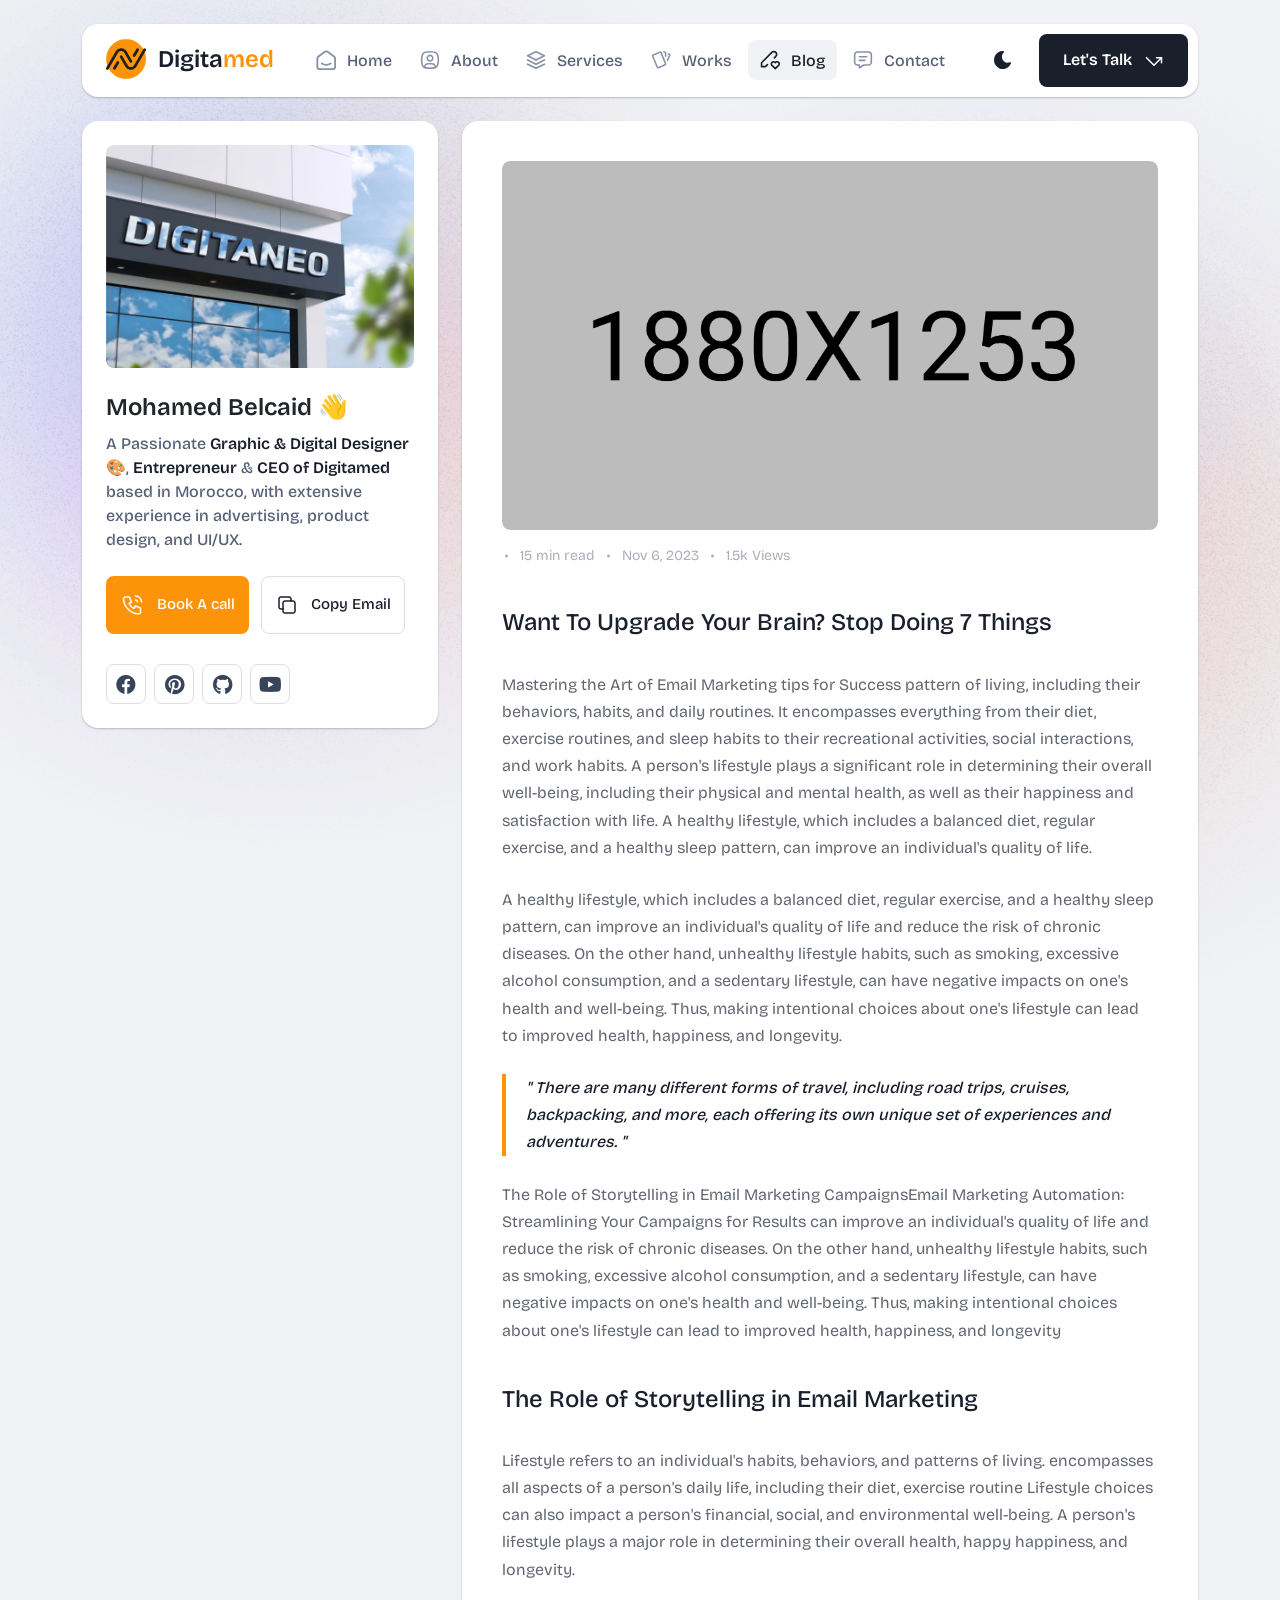
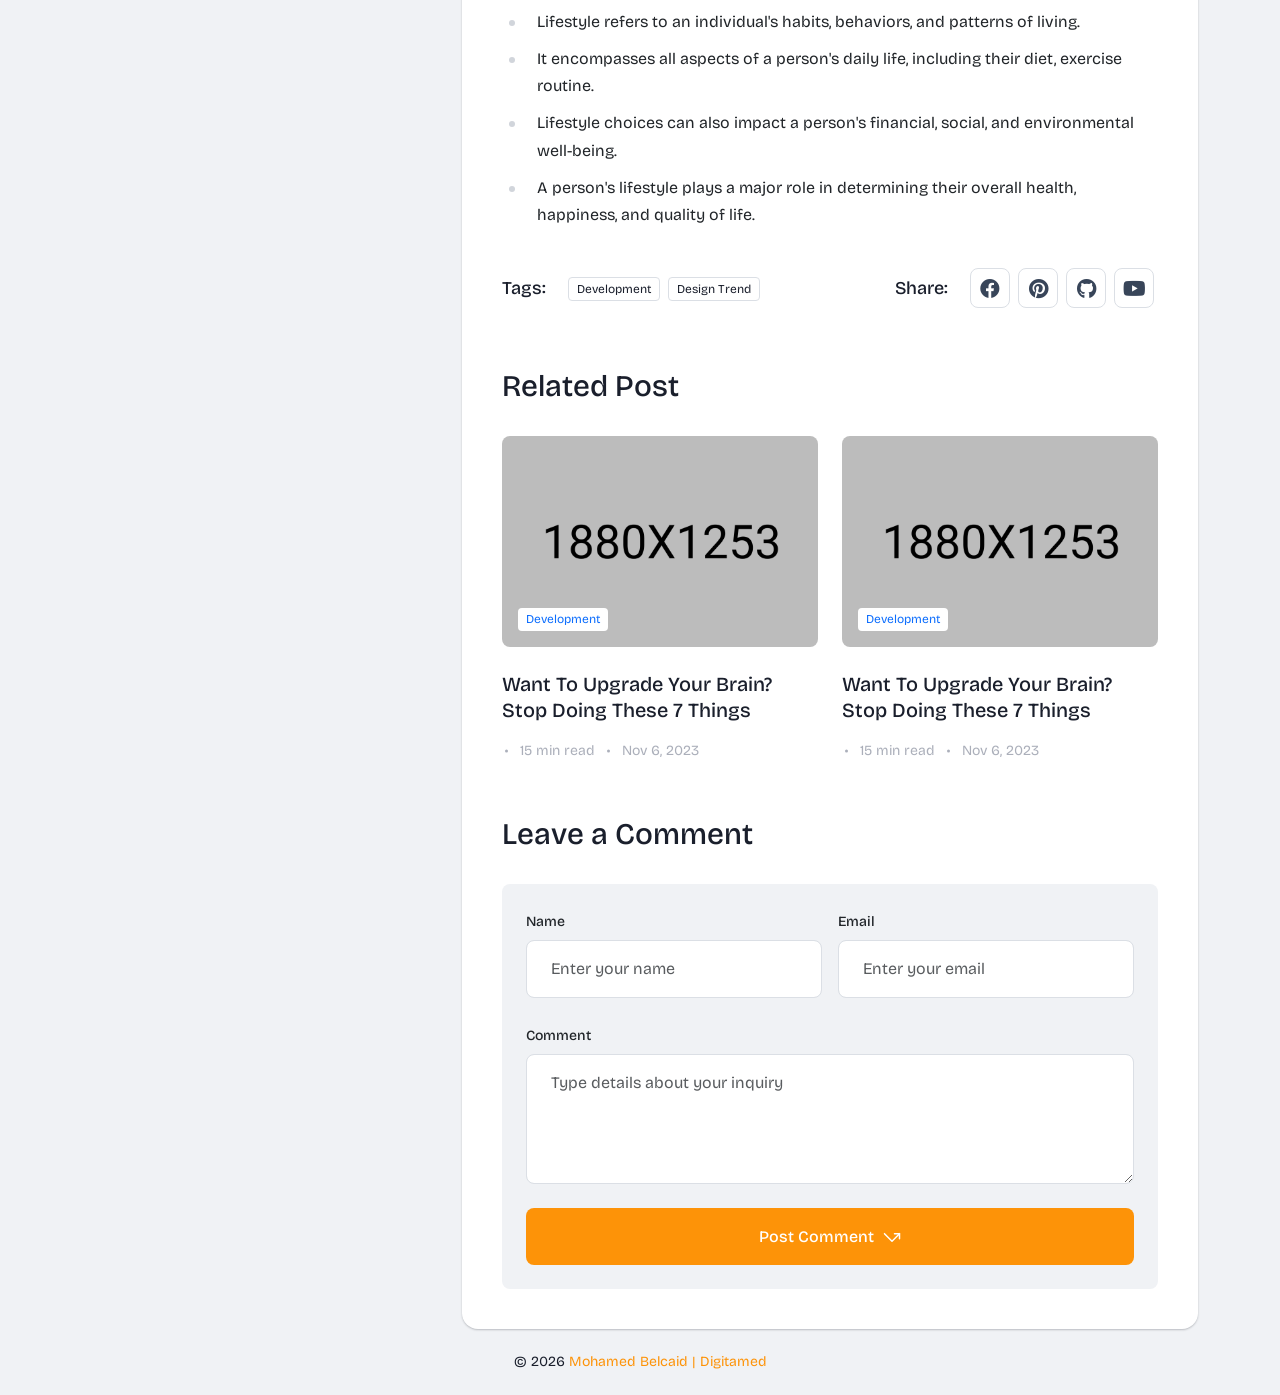
<file: Article/article.html>
<!DOCTYPE html>
<html lang="en">

<head>
  <meta charset="UTF-8">
  <meta http-equiv="X-UA-Compatible" content="IE=edge">
  <title>Articles - Mohamed Belcaid | Digitamed</title>
  <meta name="description" content="Digitamed - Professional Portfolio and Blog">
  <meta name="viewport" content="width=device-width, initial-scale=1">

  <link rel="shortcut icon" type="image/x-icon" href="../assets/img/favicon.svg">

  <!-- CSS here -->
  <link rel="stylesheet" href="../assets/css/bootstrap.min.css">
  <link rel="stylesheet" href="../assets/fontawsome/css/all.min.css">
  <link rel="stylesheet" href="../assets/fontawsome/css/fontawesome.min.css">
  <link rel="stylesheet" href="../assets/css/slick.css">
  <link rel="stylesheet" href="../assets/css/magnific-popup.css">
  <link rel="stylesheet" href="../assets/css/style.css">
  <link rel="stylesheet" href="../assets/css/responsive.css">
</head>

<body>
  <div id="page-content">
    <!-- header part start -->
    <header class="header-area">
      <nav class="navbar">
        <div class="container">
          <div class="menu-container">
            <div class="logo">
              <a class="navbar-brand me-0" href="../index.html">
                <svg width="40" height="40" viewBox="0 0 2048 2048">
                  <defs>
                    <style>
                      .s0 { fill: #fd9308 } 
                      .s1 { fill: #202020 } 
                    </style>
                  </defs>
                  <path id="Layer" class="s0" d="m996 7h61l40 2 36 3 40 5 42 7 43 9 43 11 42 13 35 12 35 14 21 9 33 15 30 15 23 13 20 11 26 16 36 24 17 12 19 14 18 14 17 14 13 11 14 12 15 14 10 9 42 42 7 8 12 13 9 11 10 11 11 14 10 12 12 16 14 19 14 20 17 26 16 26 11 19v2h2l2-5 7-11 6-7 13-10 10-5 11-3 6-1h20l14 3 9 4 11 7 10 11 9 16 8 20v18l-6 14-13 23-14 25-12 21-15 26-5 9 1 6 12 36 13 46 10 42 8 42 7 49 4 40 2 30 1 28v45l-2 49-3 37-6 47-7 41-8 38-10 39-12 40-10 30-14 37-16 38-18 38-16 31-13 23-13 22-14 22-16 24-14 20-12 16-13 17-13 16-9 11-13 15-12 13-7 8-14 15-33 33-8 7-7 7-8 7-28 24-14 11-15 12-16 12-18 13-33 22-19 12-20 12-23 13-28 15-24 12-36 16-26 11-35 13-36 12-30 9-52 13-40 8-38 6-41 5-36 3-17 1-33 [base64] 7-9 12-6 7-11 9-14 8-13 4h-24l-12-5-13-7-9-7-8-7-11-15-6-11v-26l8-16 11-23 12-23 16-27 10-17 11-18-1-10-12-36-12-42-10-42-9-46-7-49-4-41-2-32-1-28v-43l2-46 3-35 4-34 7-45 7-35 9-38 10-36 12-38 15-41 12-29 11-25 17-35 10-20 13-23 15-26 15-24 17-25 12-17 13-18 14-18 13-16 11-13 9-11 14-15 7-8 12-13 35-35 8-7 14-13 8-7 14-12 17-14 14-11 21-16 17-12 23-16 16-10 19-12 22-13 27-15 29-15 34-16 38-16 29-11 38-13 41-12 44-11 45-9 45-7 36-4 42-3z"/>
                  <path id="Layer" class="s1" d="m738 478h79l33 6 29 8 21 8 22 10 21 12 21 14 14 11 13 11 10 9 21 21 7 8 11 13 15 20 11 17 14 24 16 29 29 49 17 29 28 49 15 27 10 17 15 27 16 28 14 25 14 24 28 50 10 17 14 25 12 21 10 18 6 12 5 14 2 9v15l-4 16-4 9-6 10-4 5-12 9-16 7-12 3-15 1-16-3-9-4-11-7-7-7-9-11-14-21-17-29-16-27-14-24-17-29-14-24-15-26-14-24-32-56-15-26-16-28-14-24-15-26-14-24-20-34-21-35-13-21-10-16-9-12-9-10-8-8-15-11-18-10-16-7-15-5-25-6-19-3-12-1h-14l-21 2-22 5-22 8-17 9-13 10-13 12-23 23-18 22-10 16-15 26-14 24-13 23-13 22-14 24-15 26-40 70-15 26-14 24-11 19-9 15-13 22-15 25-14 24-10 17-12 21-12 22-10 18-16 29-9 15-14 23-10 16-14 24-13 23-14 25-13 23-22 38-10 17-15 25-17 29-14 24-10 17-10 18-5 8-7 11-8 10-5 6-11 9-14 8-13 4h-24l-12-5-13-7-9-7-8-7-11-15-6-11v-26l8-16 11-23 12-23 16-27 10-17 11-18 4-8 10-16 16-28 14-25 10-17 14-25 13-22 16-28 10-17 17-28 15-25 15-26 15-27 26-46 15-27 16-27 15-26 17-29 16-27 16-28 14-24 12-21 15-26 16-27 14-25 15-26 14-24 15-26 12-21 12-20 8-12 11-14 12-13 7-8 8-7 11-11 11-9 14-12 19-13 14-9 18-10 21-10 22-8 36-9z"/>
                  <path id="Layer" class="s1" d="m1967 483h20l14 3 9 4 11 7 10 11 9 16 8 20v18l-6 14-13 23-14 25-12 21-15 26-11 20-9 15-11 19-28 48-15 26-16 27-9 16-10 17-12 21-10 17-28 48-11 19-42 72-8 14-14 24-16 28-45 78-14 24-16 28-15 26-14 24-13 23-14 24-9 16-10 17-17 29-16 26-9 14-8 11-13 16-14 15-8 8-11 9-13 11-19 13-17 11-21 12-27 13-24 9-21 6-26 5-23 3h-61l-31-5-24-6-24-8-27-12-22-12-19-12-16-12-14-11-15-14-8-7-11-12-9-10-10-13-14-19-15-23-12-20-15-26-13-23-14-25-14-24-14-25-14-24-14-25-48-84-15-26-76-133-15-29-6-15-2-9v-15l3-12 5-12 8-11 7-7 14-9 13-5 8-2h21l12 3 14 7 10 9 9 10 10 14 15 25 14 24 14 25 10 17 14 24 14 25 42 72 11 19 28 48 17 29 15 26 16 27 30 52 25 45 11 18 10 13 9 11 10 10 14 11 14 9 16 8 15 6 17 5 27 5 9 1h39l26-5 17-5 18-8 16-9 16-12 13-12 12-13 12-16 13-20 17-28 15-26 14-25 10-17 12-21 14-24 30-52 12-21 42-72 15-26 16-27 12-21 14-24 30-52 16-27 12-21 14-24 15-26 14-24 16-28 13-23 14-24 13-23 30-52 44-77 12-20 2-4h2l2-5 7-11 6-7 13-10 10-5 11-3z"/>
                  <path id="Layer" class="s1" d="m596 1133h22l15 4 12 6 10 9 7 8 8 15 4 14 1 6v16l-3 15-6 17-10 19-24 40-17 29-13 22-10 17-28 48-15 29-10 17-14 22-13 21-12 20-8 12-11 12-9 7-15 7-23 8-6 1h-11l-9-2-18-11-10-8-7-7-7-11-6-16-1-5v-19l4-16 6-15 8-16 8-15 12-21 30-52 17-29 8-13 19-32 15-25 17-29 13-22 17-28 12-18 11-12 13-9 15-7z"/>
                  <path id="Layer" class="s1" d="m1613 477h10l15 2 16 7 13 10 8 10 8 16 3 12 1 7v17l-4 17-5 12-10 18-13 22-28 48-17 29-14 24-20 34-14 24-15 26-17 29-17 28-12 17-9 10-13 10-16 8-15 4h-18l-14-4-12-6-13-11-11-16-6-15-2-8v-21l4-16 6-15 9-17 9-15 17-29 20-34 11-19 12-20 34-58 16-27 17-29 12-20 11-18 9-12 12-12 15-10 14-6 6-2z"/>
                </svg>
                <span>Digita<span class="primary">med</span></span>
              </a>
            </div>
            <div class="navbar-main d-flex flex-grow-1">
              <div class="logo inner-logo d-block d-xl-none">
                <a class="navbar-brand me-0" href="../index.html">
                  <svg width="40" height="40" viewBox="0 0 2048 2048">
                    <defs>
                      <style>
                        .s0 { fill: #fd9308 } 
                        .s1 { fill: #202020 } 
                      </style>
                    </defs>
                    <path id="Layer" class="s0" d="m996 7h61l40 2 36 3 40 5 42 7 43 9 43 11 42 13 35 12 35 14 21 9 33 15 30 15 23 13 20 11 26 16 36 24 17 12 19 14 18 14 17 14 13 11 14 12 15 14 10 9 42 42 7 8 12 13 9 11 10 11 11 14 10 12 12 16 14 19 14 20 17 26 16 26 11 19v2h2l2-5 7-11 6-7 13-10 10-5 11-3 6-1h20l14 3 9 4 11 7 10 11 9 16 8 20v18l-6 14-13 23-14 25-12 21-15 26-5 9 1 6 12 36 13 46 10 42 8 42 7 49 4 40 2 30 1 28v45l-2 49-3 37-6 47-7 41-8 38-10 39-12 40-10 30-14 37-16 38-18 38-16 31-13 23-13 22-14 22-16 24-14 20-12 16-13 17-13 16-9 11-13 15-12 13-7 8-14 15-33 33-8 7-7 7-8 7-28 24-14 11-15 12-16 12-18 13-33 22-19 12-20 12-23 13-28 15-24 12-36 16-26 11-35 13-36 12-30 9-52 13-40 8-38 6-41 5-36 3-17 1-33 [base64] 7-9 12-6 7-11 9-14 8-13 4h-24l-12-5-13-7-9-7-8-7-11-15-6-11v-26l8-16 11-23 12-23 16-27 10-17 11-18-1-10-12-36-12-42-10-42-9-46-7-49-4-41-2-32-1-28v-43l2-46 3-35 4-34 7-45 7-35 9-38 10-36 12-38 15-41 12-29 11-25 17-35 10-20 13-23 15-26 15-24 17-25 12-17 13-18 14-18 13-16 11-13 9-11 14-15 7-8 12-13 35-35 8-7 14-13 8-7 14-12 17-14 14-11 21-16 17-12 23-16 16-10 19-12 22-13 27-15 29-15 34-16 38-16 29-11 38-13 41-12 44-11 45-9 45-7 36-4 42-3z"/>
                    <path id="Layer" class="s1" d="m738 478h79l33 6 29 8 21 8 22 10 21 12 21 14 14 11 13 11 10 9 21 21 7 8 11 13 15 20 11 17 14 24 16 29 29 49 17 29 28 49 15 27 10 17 15 27 16 28 14 25 14 24 28 50 10 17 14 25 12 21 10 18 6 12 5 14 2 9v15l-4 16-4 9-6 10-4 5-12 9-16 7-12 3-15 1-16-3-9-4-11-7-7-7-9-11-14-21-17-29-16-27-14-24-17-29-14-24-15-26-14-24-32-56-15-26-16-28-14-24-15-26-14-24-20-34-21-35-13-21-10-16-9-12-9-10-8-8-15-11-18-10-16-7-15-5-25-6-19-3-12-1h-14l-21 2-22 5-22 8-17 9-13 10-13 12-23 23-18 22-10 16-15 26-14 24-13 23-13 22-14 24-15 26-40 70-15 26-14 24-11 19-9 15-13 22-15 25-14 24-10 17-12 21-12 22-10 18-16 29-9 15-14 23-10 16-14 24-13 23-14 25-13 23-22 38-10 17-15 25-17 29-14 24-10 17-10 18-5 8-7 11-8 10-5 6-11 9-14 8-13 4h-24l-12-5-13-7-9-7-8-7-11-15-6-11v-26l8-16 11-23 12-23 16-27 10-17 11-18 4-8 10-16 16-28 14-25 10-17 14-25 13-22 16-28 10-17 17-28 15-25 15-26 15-27 26-46 15-27 16-27 15-26 17-29 16-27 16-28 14-24 12-21 15-26 16-27 14-25 15-26 14-24 15-26 12-21 12-20 8-12 11-14 12-13 7-8 8-7 11-11 11-9 14-12 19-13 14-9 18-10 21-10 22-8 36-9z"/>
                    <path id="Layer" class="s1" d="m1967 483h20l14 3 9 4 11 7 10 11 9 16 8 20v18l-6 14-13 23-14 25-12 21-15 26-11 20-9 15-11 19-28 48-15 26-16 27-9 16-10 17-12 21-10 17-28 48-11 19-42 72-8 14-14 24-16 28-45 78-14 24-16 28-15 26-14 24-13 23-14 24-9 16-10 17-17 29-16 26-9 14-8 11-13 16-14 15-8 8-11 9-13 11-19 13-17 11-21 12-27 13-24 9-21 6-26 5-23 3h-61l-31-5-24-6-24-8-27-12-22-12-19-12-16-12-14-11-15-14-8-7-11-12-9-10-10-13-14-19-15-23-12-20-15-26-13-23-14-25-14-24-14-25-14-24-14-25-48-84-15-26-76-133-15-29-6-15-2-9v-15l3-12 5-12 8-11 7-7 14-9 13-5 8-2h21l12 3 14 7 10 9 9 10 10 14 15 25 14 24 14 25 10 17 14 24 14 25 42 72 11 19 28 48 17 29 15 26 16 27 30 52 25 45 11 18 10 13 9 11 10 10 14 11 14 9 16 8 15 6 17 5 27 5 9 1h39l26-5 17-5 18-8 16-9 16-12 13-12 12-13 12-16 13-20 17-28 15-26 14-25 10-17 12-21 14-24 30-52 12-21 42-72 15-26 16-27 12-21 14-24 30-52 16-27 12-21 14-24 15-26 14-24 16-28 13-23 14-24 13-23 30-52 44-77 12-20 2-4h2l2-5 7-11 6-7 13-10 10-5 11-3z"/>
                    <path id="Layer" class="s1" d="m596 1133h22l15 4 12 6 10 9 7 8 8 15 4 14 1 6v16l-3 15-6 17-10 19-24 40-17 29-13 22-10 17-28 48-15 29-10 17-14 22-13 21-12 20-8 12-11 12-9 7-15 7-23 8-6 1h-11l-9-2-18-11-10-8-7-7-7-11-6-16-1-5v-19l4-16 6-15 8-16 8-15 12-21 30-52 17-29 8-13 19-32 15-25 17-29 13-22 17-28 12-18 11-12 13-9 15-7z"/>
                    <path id="Layer" class="s1" d="m1613 477h10l15 2 16 7 13 10 8 10 8 16 3 12 1 7v17l-4 17-5 12-10 18-13 22-28 48-17 29-14 24-20 34-14 24-15 26-17 29-17 28-12 17-9 10-13 10-16 8-15 4h-18l-14-4-12-6-13-11-11-16-6-15-2-8v-21l4-16 6-15 9-17 9-15 17-29 20-34 11-19 12-20 34-58 16-27 17-29 12-20 11-18 9-12 12-12 15-10 14-6 6-2z"/>
                  </svg>
                  <span>Digita<span class="primary">med</span></span>
                </a>
              </div>
              <ul class="navbar-info mx-auto">
                <li class="nav-item">
                  <a class="nav-link" aria-current="page" href="../index.html">
                    <svg class="nav-icon" viewBox="0 0 15 15" fill="none" xmlns="http://www.w3.org/2000/svg">
                      <path d="M13.475 4.92481L9.03083 1.46814C8.64082 1.16473 8.1608 1 7.66667 1C7.17254 1 6.69251 1.16473 6.3025 1.46814L1.8575 4.92481C1.59037 5.13254 1.37424 5.39858 1.22563 5.7026C1.07701 6.00662 0.99984 6.34058 1 6.67897V12.679C1 13.121 1.17559 13.5449 1.48816 13.8575C1.80072 14.17 2.22464 14.3456 2.66667 14.3456H12.6667C13.1087 14.3456 13.5326 14.17 13.8452 13.8575C14.1577 13.5449 14.3333 13.121 14.3333 12.679V6.67897C14.3333 5.99314 14.0167 5.34564 13.475 4.92481Z" stroke-width="1.4" stroke-linecap="round" stroke-linejoin="round" />
                      <path d="M10.9753 10.1665C9.13359 11.2773 6.14859 11.2773 4.30859 10.1665" stroke-width="1.4" stroke-linecap="round" stroke-linejoin="round" />
                    </svg>
                    <span>Home</span>
                  </a>
                </li>
                <li class="nav-item">
                  <a class="nav-link" href="../about.html">
                    <svg class="nav-icon" viewBox="0 0 18 18" fill="none" xmlns="http://www.w3.org/2000/svg">
                      <path d="M9 9.8335C9.66304 9.8335 10.2989 9.5701 10.7678 9.10126C11.2366 8.63242 11.5 7.99654 11.5 7.3335C11.5 6.67045 11.2366 6.03457 10.7678 5.56573C10.2989 5.09689 9.66304 4.8335 9 4.8335C8.33696 4.8335 7.70107 5.09689 7.23223 5.56573C6.76339 6.03457 6.5 6.67045 6.5 7.3335C6.5 7.99654 6.76339 8.63242 7.23223 9.10126C7.70107 9.5701 8.33696 9.8335 9 9.8335Z" stroke-width="1.4" stroke-linecap="round" stroke-linejoin="round" />
                      <path d="M9 1.5C15 1.5 16.5 3 16.5 9C16.5 15 15 16.5 9 16.5C3 16.5 1.5 15 1.5 9C1.5 3 3 1.5 9 1.5Z" stroke-width="1.4" stroke-linecap="round" stroke-linejoin="round" />
                      <path d="M4 15.7085V15.6668C4 14.7828 4.35119 13.9349 4.97631 13.3098C5.60143 12.6847 6.44928 12.3335 7.33333 12.3335H10.6667C11.5507 12.3335 12.3986 12.6847 13.0237 13.3098C13.6488 13.9349 14 14.7828 14 15.6668V15.7085" stroke-width="1.4" stroke-linecap="round" stroke-linejoin="round" />
                    </svg>
                    About
                  </a>
                </li>
                <li class="nav-item">
                  <a class="nav-link" href="../services.html">
                    <svg class="nav-icon" viewBox="0 0 16 16" fill="none" xmlns="http://www.w3.org/2000/svg">
                      <path d="M7.99967 1.3335L1.33301 4.66683L7.99967 8.00016L14.6663 4.66683L7.99967 1.3335Z" stroke-width="1.4" stroke-linecap="round" stroke-linejoin="round" />
                      <path d="M1.33301 8L7.99967 11.3333L14.6663 8" stroke-width="1.4" stroke-linecap="round" stroke-linejoin="round" />
                      <path d="M1.33301 11.3335L7.99967 14.6668L14.6663 11.3335" stroke-width="1.4" stroke-linecap="round" stroke-linejoin="round" />
                    </svg>
                    Services
                  </a>
                </li>
                <li class="nav-item">
                  <a class="nav-link" href="../Portfolio/works.html">
                    <svg class="nav-icon" viewBox="0 0 18 17" fill="none" xmlns="http://www.w3.org/2000/svg">
                      <path d="M2.00326 3.99733L7.95159 1.40649C8.04974 1.36442 8.15533 1.34243 8.26212 1.34181C8.3689 1.34119 8.47473 1.36196 8.57337 1.40289C8.67201 1.44382 8.76145 1.50408 8.83642 1.58013C8.9114 1.65617 8.97039 1.74646 9.00992 1.84566L13.1133 11.764C13.1985 11.9651 13.2014 12.1917 13.1213 12.3949C13.0412 12.5982 12.8845 12.7618 12.6849 12.8507L6.73742 15.4415C6.63922 15.4837 6.53356 15.5058 6.42668 15.5065C6.3198 15.5072 6.21387 15.4864 6.11514 15.4455C6.0164 15.4046 5.92688 15.3442 5.85184 15.2681C5.7768 15.192 5.71778 15.1016 5.67826 15.0023L1.57492 5.08316C1.48963 4.88204 1.48673 4.65546 1.56684 4.45222C1.64696 4.24898 1.80367 4.08616 2.00326 3.99733Z" stroke-width="1.4" stroke-linecap="round" stroke-linejoin="round" />
                      <path d="M11.5 1.3335H12.3333C12.5543 1.3335 12.7663 1.42129 12.9226 1.57757C13.0789 1.73385 13.1667 1.94582 13.1667 2.16683V5.0835" stroke-width="1.4" stroke-linecap="round" stroke-linejoin="round" />
                      <path d="M15.6663 3C15.8863 3.09333 16.0997 3.18083 16.3063 3.2625C16.5098 3.34882 16.6706 3.51241 16.7534 3.71729C16.8362 3.92217 16.8343 4.15155 16.748 4.355L14.833 8.83334" stroke-width="1.4" stroke-linecap="round" stroke-linejoin="round" />
                    </svg>
                    Works
                  </a>
                </li>
                <li class="nav-item">
                  <a class="nav-link active" href="../blog.html">
                    <svg class="nav-icon" viewBox="0 0 17 16" fill="none" xmlns="http://www.w3.org/2000/svg">
                      <path d="M12.1663 6.16676L13.4163 4.91676C13.6352 4.69789 13.8088 4.43805 13.9273 4.15208C14.0457 3.86612 14.1067 3.55962 14.1067 3.25009C14.1067 2.94056 14.0457 2.63406 13.9273 2.3481C13.8088 2.06213 13.6352 1.80229 13.4163 1.58342C13.1975 1.36455 12.9376 1.19094 12.6517 1.07248C12.3657 0.954033 12.0592 0.893066 11.7497 0.893066C11.4401 0.893066 11.1336 0.954033 10.8477 1.07248C10.5617 1.19094 10.3019 1.36455 10.083 1.58342L1.33301 10.3334V13.6668H4.66634L6.33301 12.0001" stroke-width="1.4" stroke-linecap="round" stroke-linejoin="round" />
                      <path d="M13.0004 15.3335L15.7921 12.5968C15.9633 12.4307 16.0995 12.232 16.1926 12.0124C16.2857 11.7927 16.3339 11.5567 16.3343 11.3181C16.3347 11.0796 16.2873 10.8434 16.1948 10.6235C16.1024 10.4035 15.9669 10.2044 15.7963 10.0377C15.448 9.69712 14.9806 9.50602 14.4935 9.50509C14.0065 9.50415 13.5383 9.69346 13.1888 10.0327L13.0021 10.216L12.8163 10.0327C12.4681 9.69237 12.0008 9.50143 11.5139 9.50049C11.0271 9.49956 10.5591 9.68871 10.2096 10.0277C10.0383 10.1937 9.9021 10.3924 9.80891 10.612C9.71572 10.8316 9.66746 11.0677 9.667 11.3062C9.66653 11.5447 9.71386 11.781 9.80619 12.0009C9.89853 12.2209 10.034 12.4201 10.2046 12.5868L13.0004 15.3335Z" stroke-width="1.4" stroke-linecap="round" stroke-linejoin="round" />
                    </svg>
                    Blog
                  </a>
                </li>
                <li class="nav-item">
                  <a class="nav-link" href="../contact.html">
                    <svg class="nav-icon" viewBox="0 0 18 17" fill="none" xmlns="http://www.w3.org/2000/svg">
                      <path d="M5.66699 5.5H12.3337" stroke-width="1.4" stroke-linecap="round" stroke-linejoin="round" />
                      <path d="M5.66699 8.8335H10.667" stroke-width="1.4" stroke-linecap="round" stroke-linejoin="round" />
                      <path d="M14 1.3335C14.663 1.3335 15.2989 1.59689 15.7678 2.06573C16.2366 2.53457 16.5 3.17045 16.5 3.8335V10.5002C16.5 11.1632 16.2366 11.7991 15.7678 12.2679C15.2989 12.7368 14.663 13.0002 14 13.0002H9.83333L5.66667 15.5002V13.0002H4C3.33696 13.0002 2.70107 12.7368 2.23223 12.2679C1.76339 11.7991 1.5 11.1632 1.5 10.5002V3.8335C1.5 3.17045 1.76339 2.53457 2.23223 2.06573C2.70107 1.59689 3.33696 1.3335 4 1.3335H14Z" stroke-width="1.4" stroke-linecap="round" stroke-linejoin="round" />
                    </svg>
                    Contact
                  </a>
                </li>
              </ul>
              <div class="header-right-info d-flex align-items-center">
                <button class="theme-control-btn">
                  <span class="dark">
                    <svg width="24" height="24" viewBox="0 0 24 24" fill="none" xmlns="http://www.w3.org/2000/svg">
                      <path d="M11.8005 3C10.207 3.0003 8.64356 3.44286 7.27683 4.28049C5.91011 5.11811 4.79139 6.31937 4.04002 7.75612C3.28865 9.19288 2.93281 10.8112 3.01046 12.4386C3.08811 14.0659 3.59633 15.6411 4.48091 16.9963C5.3655 18.3514 6.59326 19.4356 8.03324 20.1333C9.47322 20.8309 11.0714 21.1157 12.6573 20.9574C14.2432 20.7991 15.7573 20.2036 17.0381 19.2344C18.319 18.2652 19.3185 16.9587 19.9301 15.4542C20.2302 14.7162 19.5111 13.9746 18.7875 14.2752C17.5475 14.7888 16.1706 14.8418 14.8963 14.425C13.622 14.0082 12.5308 13.1479 11.8126 11.9937C11.0943 10.8396 10.7943 9.4645 10.9648 8.10764C11.1353 6.75077 11.7655 5.49792 12.7458 4.5669L12.8136 4.4949C13.2986 3.9279 12.913 3.0072 12.1464 3.0072H11.9122L11.8524 3.0018L11.7996 3H11.8005Z" fill="#1A1F2C" />
                    </svg>
                  </span>
                  <span class="light">
                    <svg width="24" height="24" viewBox="0 0 24 24" fill="none" xmlns="http://www.w3.org/2000/svg">
                      <path d="M12 19C12.2449 19 12.4813 19.09 12.6644 19.2527C12.8474 19.4155 12.9643 19.6397 12.993 19.883L13 20V21C12.9997 21.2549 12.9021 21.5 12.7272 21.6854C12.5522 21.8707 12.313 21.9822 12.0586 21.9972C11.8042 22.0121 11.5536 21.9293 11.3582 21.7657C11.1627 21.6021 11.0371 21.3701 11.007 21.117L11 21V20C11 19.7348 11.1054 19.4804 11.2929 19.2929C11.4804 19.1054 11.7348 19 12 19Z" fill="#FD7E41" />
                      <path d="M18.3127 16.9099L18.4067 16.9929L19.1067 17.6929C19.2861 17.8729 19.3902 18.1144 19.398 18.3683C19.4057 18.6223 19.3165 18.8697 19.1485 19.0602C18.9804 19.2508 18.7462 19.3702 18.4933 19.3943C18.2403 19.4184 17.9877 19.3454 17.7867 19.1899L17.6927 19.1069L16.9927 18.4069C16.8202 18.2347 16.7165 18.0053 16.7012 17.7619C16.6859 17.5186 16.76 17.278 16.9097 17.0855C17.0593 16.893 17.2741 16.7618 17.5137 16.7166C17.7533 16.6713 18.0012 16.7152 18.2107 16.8399L18.3127 16.9099Z" fill="#FD7E41" />
                      <path d="M7.00747 16.993C7.17965 17.1652 7.28308 17.3943 7.29836 17.6373C7.31364 17.8803 7.23972 18.1206 7.09047 18.313L7.00747 18.407L6.30747 19.107C6.12751 19.2863 5.88604 19.3905 5.63209 19.3982C5.37814 19.406 5.13076 19.3168 4.94019 19.1487C4.74963 18.9807 4.63017 18.7464 4.60607 18.4935C4.58198 18.2406 4.65506 17.988 4.81047 17.787L4.89347 17.693L5.59347 16.993C5.781 16.8055 6.03531 16.7002 6.30047 16.7002C6.56563 16.7002 6.81994 16.8055 7.00747 16.993Z" fill="#FD7E41" />
                      <path d="M3.99987 11C4.25475 11.0003 4.4999 11.0979 4.68524 11.2728C4.87057 11.4478 4.9821 11.687 4.99704 11.9414C5.01198 12.1958 4.92919 12.4464 4.7656 12.6418C4.60201 12.8373 4.36996 12.9629 4.11687 12.993L3.99987 13H2.99987C2.74499 12.9997 2.49984 12.9021 2.3145 12.7272C2.12916 12.5522 2.01763 12.313 2.0027 12.0586C1.98776 11.8042 2.07054 11.5536 2.23413 11.3582C2.39772 11.1627 2.62977 11.0371 2.88287 11.007L2.99987 11H3.99987Z" fill="#FD7E41" />
                      <path d="M20.9999 11C21.2547 11.0003 21.4999 11.0979 21.6852 11.2728C21.8706 11.4478 21.9821 11.687 21.997 11.9414C22.012 12.1958 21.9292 12.4464 21.7656 12.6418C21.602 12.8373 21.37 12.9629 21.1169 12.993L20.9999 13H19.9999C19.745 12.9997 19.4998 12.9021 19.3145 12.7272C19.1292 12.5522 19.0176 12.313 19.0027 12.0586C18.9878 11.8042 19.0705 11.5536 19.2341 11.3582C19.3977 11.1627 19.6298 11.0371 19.8829 11.007L19.9999 11H20.9999Z" fill="#FD7E41" />
                      <path d="M6.21264 4.80985L6.30664 4.89285L7.00664 5.59285C7.18599 5.77281 7.29011 6.01429 7.29787 6.26824C7.30562 6.52219 7.21642 6.76957 7.04839 6.96013C6.88036 7.1507 6.64609 7.27016 6.39316 7.29425C6.14024 7.31834 5.88763 7.24526 5.68664 7.08985L5.59264 7.00685L4.89264 6.30685C4.72073 6.13453 4.61757 5.90543 4.6025 5.66248C4.58744 5.41954 4.6615 5.17945 4.8108 4.98721C4.9601 4.79497 5.1744 4.66378 5.41351 4.61824C5.65262 4.57271 5.90013 4.61594 6.10964 4.73985L6.21264 4.80985Z" fill="#FD7E41" />
                      <path d="M19.1071 4.89288C19.2793 5.06508 19.3827 5.29418 19.398 5.5372C19.4132 5.78023 19.3393 6.02048 19.1901 6.21288L19.1071 6.30688L18.4071 7.00688C18.2271 7.18623 17.9856 7.29036 17.7317 7.29811C17.4777 7.30587 17.2304 7.21667 17.0398 7.04864C16.8492 6.8806 16.7298 6.64633 16.7057 6.39341C16.6816 6.14049 16.7547 5.88788 16.9101 5.68688L16.9931 5.59288L17.6931 4.89288C17.8806 4.70541 18.1349 4.6001 18.4001 4.6001C18.6652 4.6001 18.9196 4.70541 19.1071 4.89288Z" fill="#FD7E41" />
                      <path d="M12 2C12.2449 2.00003 12.4813 2.08996 12.6644 2.25272C12.8474 2.41547 12.9643 2.63975 12.993 2.883L13 3V4C12.9997 4.25488 12.9021 4.50003 12.7272 4.68537C12.5522 4.8707 12.313 4.98223 12.0586 4.99717C11.8042 5.01211 11.5536 4.92933 11.3582 4.76573C11.1627 4.60214 11.0371 4.3701 11.007 4.117L11 4V3C11 2.73478 11.1054 2.48043 11.2929 2.29289C11.4804 2.10536 11.7348 2 12 2Z" fill="#FD7E41" />
                      <path d="M12 7C12.9797 6.99994 13.9378 7.28769 14.7553 7.8275C15.5729 8.36731 16.2138 9.1354 16.5986 10.0364C16.9833 10.9373 17.0949 11.9315 16.9195 12.8953C16.7441 13.8592 16.2893 14.7502 15.6118 15.4579C14.9343 16.1655 14.0638 16.6585 13.1085 16.8756C12.1532 17.0928 11.1552 17.0245 10.2383 16.6793C9.3215 16.334 8.52629 15.7271 7.95146 14.9338C7.37663 14.1405 7.04752 13.1958 7.005 12.217L7 12L7.005 11.783C7.06092 10.4958 7.61161 9.27978 8.54222 8.38866C9.47284 7.49754 10.7115 7.00007 12 7Z" fill="#FD7E41" />
                    </svg>
                  </span>
                </button>
                <a href="../contact.html" class="lets-talk-btn">
                  Let's Talk
                  <svg class="icon" width="20" height="20" viewBox="0 0 20 20" fill="none" xmlns="http://www.w3.org/2000/svg">
                    <path d="M17.5 11.6665V6.6665H12.5" stroke="white" stroke-width="1.5" stroke-linecap="round" stroke-linejoin="round" />
                    <path d="M17.5 6.6665L10 14.1665L2.5 6.6665" stroke="white" stroke-width="1.5" stroke-linecap="round" stroke-linejoin="round" />
                  </svg>
                </a>
              </div>
            </div>
            <div class="mobile-menu-overlay d-block d-lg-none"></div>
            <div class="mobile-menu-control-bar d-block d-xl-none">
              <button class="mobile-menu-control-bar">
                <i class="fas fa-bars"></i>
              </button>
            </div>
          </div>
        </div>
      </nav>
    </header>
    <!-- header part end -->

    <!-- main area part start -->
    <main>

      <section class="content-box-area mt-4">
        <div class="container">
          <div class="row g-4">
            <div class="col-xl-4">
              <div class="card profile-card">
                <div class="card-body">
                  <div class="image text-center">
                    <img src="../assets/img/images/pr1.webp" alt="profile">
                  </div>
                  <div class="text">
                    <h3 class="card-title">Mohamed Belcaid 👋</h3>
                    <p>A Passionate <span>Graphic & Digital Designer</span> 🎨, <span>Entrepreneur</span> & <span>CEO of Digitamed</span> based in Morocco, with extensive experience in advertising, product design, and UI/UX.</p>
                    <div class="common-button-groups">
                      <a class="btn btn-call" href="tel:+212606601959">
                        <svg class="icon" width="25" height="24" viewBox="0 0 25 24" fill="none" xmlns="http://www.w3.org/2000/svg">
                          <path d="M5.5 4H9.5L11.5 9L9 10.5C10.071 12.6715 11.8285 14.429 14 15.5L15.5 13L20.5 15V19C20.5 19.5304 20.2893 20.0391 19.9142 20.4142C19.5391 20.7893 19.0304 21 18.5 21C14.5993 20.763 10.9202 19.1065 8.15683 16.3432C5.3935 13.5798 3.73705 9.90074 3.5 6C3.5 5.46957 3.71071 4.96086 4.08579 4.58579C4.46086 4.21071 4.96957 4 5.5 4Z" stroke="white" stroke-width="1.5" stroke-linecap="round" stroke-linejoin="round" />
                          <path d="M15.5 7C16.0304 7 16.5391 7.21071 16.9142 7.58579C17.2893 7.96086 17.5 8.46957 17.5 9" stroke="white" stroke-width="1.5" stroke-linecap="round" stroke-linejoin="round" />
                          <path d="M15.5 3C17.0913 3 18.6174 3.63214 19.7426 4.75736C20.8679 5.88258 21.5 7.4087 21.5 9" stroke="white" stroke-width="1.5" stroke-linecap="round" stroke-linejoin="round" />
                        </svg>
                        Book A call
                      </a>
                      <button class="btn btn-copy" data-clipboard-text="mohamed@belcaid.ma">
                        <svg class="icon" width="24" height="24" viewBox="0 0 24 24" fill="none" xmlns="http://www.w3.org/2000/svg">
                          <path d="M8 10C8 9.46957 8.21071 8.96086 8.58579 8.58579C8.96086 8.21071 9.46957 8 10 8H18C18.5304 8 19.0391 8.21071 19.4142 8.58579C19.7893 8.96086 20 9.46957 20 10V18C20 18.5304 19.7893 19.0391 19.4142 19.4142C19.0391 19.7893 18.5304 20 18 20H10C9.46957 20 8.96086 19.7893 8.58579 19.4142C8.21071 19.0391 8 18.5304 8 18V10Z" stroke-width="1.5" stroke-linecap="round" stroke-linejoin="round" />
                          <path d="M16 8V6C16 5.46957 15.7893 4.96086 15.4142 4.58579C15.0391 4.21071 14.5304 4 14 4H6C5.46957 4 4.96086 4.21071 4.58579 4.58579C4.21071 4.96086 4 5.46957 4 6V14C4 14.5304 4.21071 15.0391 4.58579 15.4142C4.96086 15.7893 5.46957 16 6 16H8" stroke-width="1.5" stroke-linecap="round" stroke-linejoin="round" />
                        </svg>
                        Copy Email
                      </button>
                    </div>
                    <div class="social-media-icon">
                      <ul class="list-unstyled">
                        <li><a href="https://facebook.com/belcaid" target="_blank"><i class="fab fa-facebook"></i></a></li>
                        <li><a href="https://www.pinterest.com/digitamed/" target="_blank"><i class="fab fa-pinterest"></i></a></li>
                        <li><a href="https://github.com/Digita-med" target="_blank"><i class="fab fa-github"></i></a></li>
                        <li><a href="https://www.youtube.com/@belcaid" target="_blank"><i class="fab fa-youtube"></i></a></li>
                      </ul>
                    </div>
                  </div>
                </div>
              </div>
            </div>
            <div class="col-xl-8">
              <div class="card content-box-card">
                <div class="card-body portfolio-card article-details-card">
                  <div class="article-details-area">
                    <div class="main-image">
                      <img src="../assets/img/blog/blog-img-1.jpg" alt="blog-img-1" class="img-fluid w-100">
                    </div>
                    <ul class="list-unstyled article-tags">
                      <li>15 min read</li>
                      <li>Nov 6, 2023</li>
                      <li>1.5k Views</li>
                    </ul>
                    <div class="article-details-text">
                      <h3 class="main-title">Want To Upgrade Your Brain? Stop Doing 7 Things</h3>
                      <p>Mastering the Art of Email Marketing tips for Success pattern of living, including their behaviors, habits, and daily routines. It encompasses everything from their diet, exercise routines, and sleep habits to their recreational activities, social interactions, and work habits. A person's lifestyle plays a significant role in determining their overall well-being, including their physical and mental health, as well as their happiness and satisfaction with life. A healthy lifestyle, which includes a balanced diet, regular exercise, and a healthy sleep pattern, can improve an individual's quality of life.</p>
                      <p>A healthy lifestyle, which includes a balanced diet, regular exercise, and a healthy sleep pattern, can improve an individual's quality of life and reduce the risk of chronic diseases. On the other hand, unhealthy lifestyle habits, such as smoking, excessive alcohol consumption, and a sedentary lifestyle, can have negative impacts on one's health and well-being. Thus, making intentional choices about one's lifestyle can lead to improved health, happiness, and longevity.</p>
                      <blockquote>
                        <p>" There are many different forms of travel, including road trips, cruises, backpacking, and more, each offering its own unique set of experiences and adventures. "</p>
                      </blockquote>
                      <p>The Role of Storytelling in Email Marketing CampaignsEmail Marketing Automation: Streamlining Your Campaigns for Results can improve an individual's quality of life and reduce the risk of chronic diseases. On the other hand, unhealthy lifestyle habits, such as smoking, excessive alcohol consumption, and a sedentary lifestyle, can have negative impacts on one's health and well-being. Thus, making intentional choices about one's lifestyle can lead to improved health, happiness, and longevity</p>
                      <h3 class="main-title inner-title">The Role of Storytelling in Email Marketing</h3>
                      <p>Lifestyle refers to an individual's habits, behaviors, and patterns of living. encompasses all aspects of a person's daily life, including their diet, exercise routine Lifestyle choices can also impact a person's financial, social, and environmental well-being. A person's lifestyle plays a major role in determining their overall health, happy happiness, and longevity.</p>
                      <ul class="list-unstyled listed-info">
                        <li>Lifestyle refers to an individual's habits, behaviors, and patterns of living.</li>
                        <li>It encompasses all aspects of a person's daily life, including their diet, exercise routine.</li>
                        <li>Lifestyle choices can also impact a person's financial, social, and environmental well-being.</li>
                        <li>A person's lifestyle plays a major role in determining their overall health, happiness, and quality of life.</li>
                      </ul>
                      <div class="tags-and-share">
                        <div class="tags">
                          <h3 class="title">Tags:</h3>
                          <ul class="list-unstyled">
                            <li><a href="#">Development</a></li>
                            <li><a href="#">Design Trend</a></li>
                          </ul>
                        </div>
                        <div class="share">
                          <h3 class="title">Share:</h3>
                          <div class="social-media-icon mt-0">
                            <ul class="list-unstyled">
                              <li><a href="#"><i class="fab fa-facebook"></i></a></li>
                              <li><a href="#"><i class="fab fa-pinterest"></i></a></li>
                              <li><a href="#"><i class="fab fa-github"></i></a></li>
                              <li><a href="#"><i class="fab fa-youtube"></i></a></li>
                            </ul>
                          </div>
                        </div>
                      </div>
                      <div class="related-post">
                        <h2 class="main-common-title">Related Post</h2>
                        <div class="row g-4">
                          <div class="col-md-6">
                            <div class="article-publications-item">
                              <div class="image">
                                <a href="article.html" class="d-block w-100">
                                  <img src="../assets/img/blog/blog-img-1.jpg" alt="blog-img-1" class="img-fluid w-100">
                                </a>
                                <a href="article.html" class="tags">Development</a>
                              </div>
                              <div class="text">
                                <a href="article.html" class="title">Want To Upgrade Your Brain? Stop Doing These 7 Things</a>
                                <ul class="list-unstyled">
                                  <li>15 min read</li>
                                  <li>Nov 6, 2023</li>
                                </ul>
                              </div>
                            </div>
                          </div>
                          <div class="col-md-6">
                            <div class="article-publications-item">
                              <div class="image">
                                <a href="article.html" class="d-block w-100">
                                  <img src="../assets/img/blog/blog-img-2.jpg" alt="blog-img-2" class="img-fluid w-100">
                                </a>
                                <a href="article.html" class="tags">Development</a>
                              </div>
                              <div class="text">
                                <a href="article.html" class="title">Want To Upgrade Your Brain? Stop Doing These 7 Things</a>
                                <ul class="list-unstyled">
                                  <li>15 min read</li>
                                  <li>Nov 6, 2023</li>
                                </ul>
                              </div>
                            </div>
                          </div>
                        </div>
                      </div>
                      <div class="leave-comments-area">
                        <h2 class="main-common-title">Leave a Comment</h2>
                        <div class="comments-box">
                          <div class="row gx-3">
                            <div class="col-md-6">
                              <div class="mb-4">
                                <label class="form-label">Name</label>
                                <input type="text" class="form-control shadow-none" placeholder="Enter your name">
                              </div>
                            </div>
                            <div class="col-md-6">
                              <div class="mb-4">
                                <label class="form-label">Email</label>
                                <input type="text" class="form-control shadow-none" placeholder="Enter your email">
                              </div>
                            </div>
                            <div class="col-md-12">
                              <div class="mb-4">
                                <label class="form-label">Comment</label>
                                <textarea class="form-control shadow-none" rows="4" placeholder="Type details about your inquiry"></textarea>
                              </div>
                            </div>
                            <div class="col-md-12">
                              <button class="submit-btn" type="submit">
                                Post Comment
                                <svg class="icon" width="20" height="20" viewBox="0 0 20 20" fill="none" xmlns="http://www.w3.org/2000/svg">
                                  <path d="M17.5 11.6665V6.6665H12.5" stroke="white" stroke-width="1.5" stroke-linecap="round" stroke-linejoin="round"></path>
                                  <path d="M17.5 6.6665L10 14.1665L2.5 6.6665" stroke="white" stroke-width="1.5" stroke-linecap="round" stroke-linejoin="round"></path>
                                </svg>
                              </button>
                            </div>
                          </div>
                        </div>
                      </div>
                    </div>
                  </div>
                </div>
              </div>
            </div>
          </div>
        </div>
      </section>

      <!-- background shape area start -->
      <div class="background-shapes">
        <div class="shape-1 common-shape">
          <img src="../assets/img/bg/banner-shape-1.png" alt="banner-shape-1">
        </div>
        <div class="shape-2 common-shape">
          <img src="../assets/img/bg/banner-shape-1.png" alt="banner-shape-1">
        </div>
      </div>
    </main>
    <!-- main area part end -->

    <!-- footer part start -->
    <footer class="footer-area">
      <div class="container">
        <div class="text text-center">
          <p>© 2026 <a href="https://belcaid.ma"> Mohamed Belcaid | Digitamed</a></p>
        </div>
      </div>
    </footer>
    <!-- footer part end -->
  </div>

  <!-- JS here -->
  <script src="../assets/js/vendor/jquery-3.6.0.min.js"></script>
  <script src="../assets/js/bootstrap.bundle.min.js"></script>
  <script src="../assets/js/jquery.magnific-popup.min.js"></script>
  <script src="../assets/js/ajax-form.js"></script>
  <script src="../assets/js/clipboard.min.js"></script>
  <script src="../assets/js/slick.min.js"></script>
  <script src="../assets/js/script.js"></script>
</body>

</html>
</file>
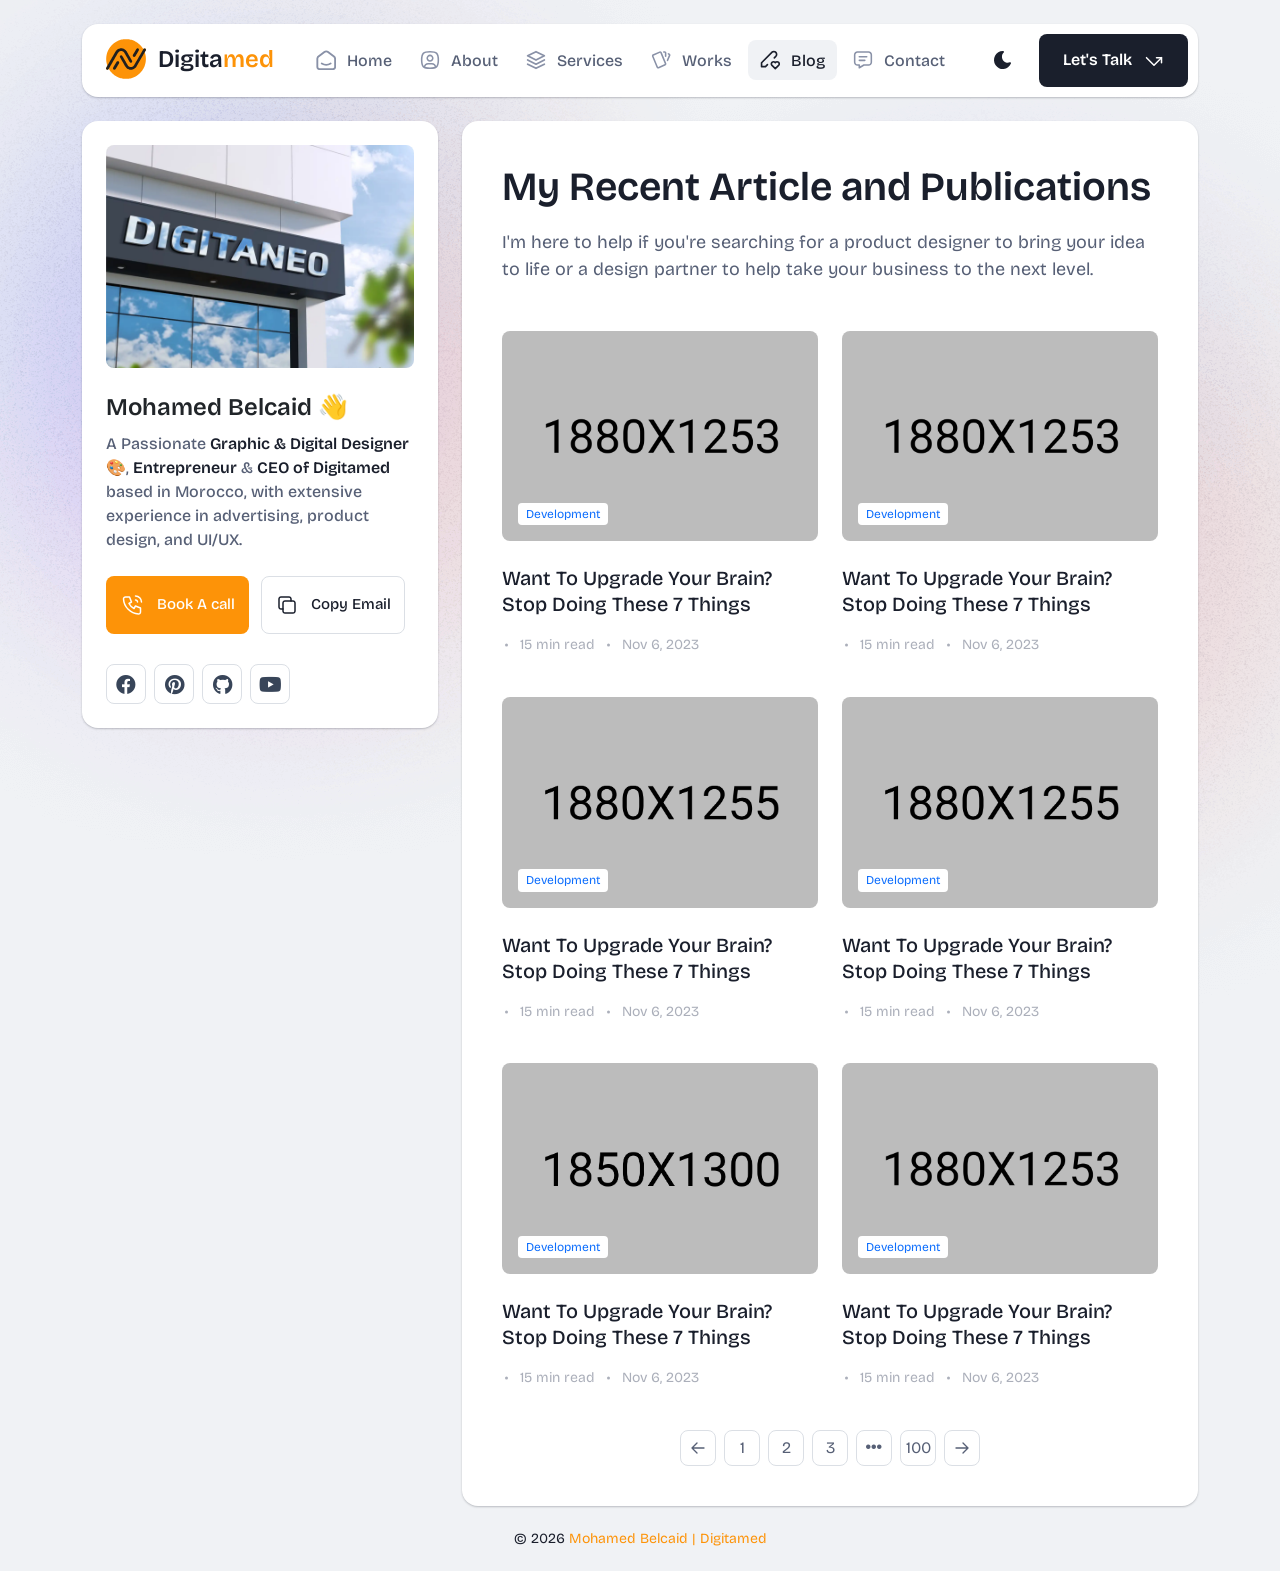
<file: Blog/Page-1.html>
<!DOCTYPE html>
<html lang="en">

<head>
  <meta charset="UTF-8">
  <meta http-equiv="X-UA-Compatible" content="IE=edge">
  <title>Blog - Mohamed Belcaid</title>
  <meta name="description" content="Bentofolio - Bootstrap Personal Portfolio Template">
  <meta name="viewport" content="width=device-width, initial-scale=1">

  <link rel="shortcut icon" type="image/x-icon" href="../assets/img/favicon.svg">
  <!-- Place favicon.ico in the root directory -->

  <!-- CSS here -->
  <link rel="stylesheet" href="../assets/css/bootstrap.min.css">
  <link rel="stylesheet" href="../assets/fontawsome/css/all.min.css">
  <link rel="stylesheet" href="../assets/fontawsome/css/fontawesome.min.css">
  <link rel="stylesheet" href="../assets/css/slick.css">
  <link rel="stylesheet" href="../assets/css/magnific-popup.css">
  <link rel="stylesheet" href="../assets/css/style.css">
  <link rel="stylesheet" href="../assets/css/responsive.css">
</head>

<body>
  <div id="page-content">
    <!-- header part start -->
    <header class="header-area">
      <nav class="navbar">
        <div class="container">
          <div class="menu-container">
            <div class="logo">
              <a class="navbar-brand me-0" href="../index.html">
                <svg width="40" height="40" viewBox="0 0 2048 2048">
  <defs>
    <style>
		.s0 { fill: #fd9308 } 
		.s1 { fill: #202020 } 
	</style>
  </defs>
  <path id="Layer" class="s0" d="m996 7h61l40 2 36 3 40 5 42 7 43 9 43 11 42 13 35 12 35 14 21 9 33 15 30 15 23 13 20 11 26 16 36 24 17 12 19 14 18 14 17 14 13 11 14 12 15 14 10 9 42 42 7 8 12 13 9 11 10 11 11 14 10 12 12 16 14 19 14 20 17 26 16 26 11 19v2h2l2-5 7-11 6-7 13-10 10-5 11-3 6-1h20l14 3 9 4 11 7 10 11 9 16 8 20v18l-6 14-13 23-14 25-12 21-15 26-5 9 1 6 12 36 13 46 10 42 8 42 7 49 4 40 2 30 1 28v45l-2 49-3 37-6 47-7 41-8 38-10 39-12 40-10 30-14 37-16 38-18 38-16 31-13 23-13 22-14 22-16 24-14 20-12 16-13 17-13 16-9 11-13 15-12 13-7 8-14 15-33 33-8 7-7 7-8 7-28 24-14 11-15 12-16 12-18 13-33 22-19 12-20 12-23 13-28 15-24 12-36 16-26 11-35 13-36 12-30 9-52 13-40 8-38 6-41 5-36 3-17 1-33 [base64] 7-9 12-6 7-11 9-14 8-13 4h-24l-12-5-13-7-9-7-8-7-11-15-6-11v-26l8-16 11-23 12-23 16-27 10-17 11-18-1-10-12-36-12-42-10-42-9-46-7-49-4-41-2-32-1-28v-43l2-46 3-35 4-34 7-45 7-35 9-38 10-36 12-38 15-41 12-29 11-25 17-35 10-20 13-23 15-26 15-24 17-25 12-17 13-18 14-18 13-16 11-13 9-11 14-15 7-8 12-13 35-35 8-7 14-13 8-7 14-12 17-14 14-11 21-16 17-12 23-16 16-10 19-12 22-13 27-15 29-15 34-16 38-16 29-11 38-13 41-12 44-11 45-9 45-7 36-4 42-3z"/>
  <path id="Layer" class="s1" d="m738 478h79l33 6 29 8 21 8 22 10 21 12 21 14 14 11 13 11 10 9 21 21 7 8 11 13 15 20 11 17 14 24 16 29 29 49 17 29 28 49 15 27 10 17 15 27 16 28 14 25 14 24 28 50 10 17 14 25 12 21 10 18 6 12 5 14 2 9v15l-4 16-4 9-6 10-4 5-12 9-16 7-12 3-15 1-16-3-9-4-11-7-7-7-9-11-14-21-17-29-16-27-14-24-17-29-14-24-15-26-14-24-32-56-15-26-16-28-14-24-15-26-14-24-20-34-21-35-13-21-10-16-9-12-9-10-8-8-15-11-18-10-16-7-15-5-25-6-19-3-12-1h-14l-21 2-22 5-22 8-17 9-13 10-13 12-23 23-18 22-10 16-15 26-14 24-13 23-13 22-14 24-15 26-40 70-15 26-14 24-11 19-9 15-13 22-15 25-14 24-10 17-12 21-12 22-10 18-16 29-9 15-14 23-10 16-14 24-13 23-14 25-13 23-22 38-10 17-15 25-17 29-14 24-10 17-10 18-5 8-7 11-8 10-5 6-11 9-14 8-13 4h-24l-12-5-13-7-9-7-8-7-11-15-6-11v-26l8-16 11-23 12-23 16-27 10-17 11-18 4-8 10-16 16-28 14-25 10-17 14-25 13-22 16-28 10-17 17-28 15-25 15-26 15-27 26-46 15-27 16-27 15-26 17-29 16-27 16-28 14-24 12-21 15-26 16-27 14-25 15-26 14-24 15-26 12-21 12-20 8-12 11-14 12-13 7-8 8-7 11-11 11-9 14-12 19-13 14-9 18-10 21-10 22-8 36-9z"/>
  <path id="Layer" class="s1" d="m1967 483h20l14 3 9 4 11 7 10 11 9 16 8 20v18l-6 14-13 23-14 25-12 21-15 26-11 20-9 15-11 19-28 48-15 26-16 27-9 16-10 17-12 21-10 17-28 48-11 19-42 72-8 14-14 24-16 28-45 78-14 24-16 28-15 26-14 24-13 23-14 24-9 16-10 17-17 29-16 26-9 14-8 11-13 16-14 15-8 8-11 9-13 11-19 13-17 11-21 12-27 13-24 9-21 6-26 5-23 3h-61l-31-5-24-6-24-8-27-12-22-12-19-12-16-12-14-11-15-14-8-7-11-12-9-10-10-13-14-19-15-23-12-20-15-26-13-23-14-25-14-24-14-25-14-24-14-25-48-84-15-26-76-133-15-29-6-15-2-9v-15l3-12 5-12 8-11 7-7 14-9 13-5 8-2h21l12 3 14 7 10 9 9 10 10 14 15 25 14 24 14 25 10 17 14 24 14 25 42 72 11 19 28 48 17 29 15 26 16 27 30 52 25 45 11 18 10 13 9 11 10 10 14 11 14 9 16 8 15 6 17 5 27 5 9 1h39l26-5 17-5 18-8 16-9 16-12 13-12 12-13 12-16 13-20 17-28 15-26 14-25 10-17 12-21 14-24 30-52 12-21 42-72 15-26 16-27 12-21 14-24 30-52 16-27 12-21 14-24 15-26 14-24 16-28 13-23 14-24 13-23 30-52 44-77 12-20 2-4h2l2-5 7-11 6-7 13-10 10-5 11-3z"/>
  <path id="Layer" class="s1" d="m596 1133h22l15 4 12 6 10 9 7 8 8 15 4 14 1 6v16l-3 15-6 17-10 19-24 40-17 29-13 22-10 17-28 48-15 29-10 17-14 22-13 21-12 20-8 12-11 12-9 7-15 7-23 8-6 1h-11l-9-2-18-11-10-8-7-7-7-11-6-16-1-5v-19l4-16 6-15 8-16 8-15 12-21 30-52 17-29 8-13 19-32 15-25 17-29 13-22 17-28 12-18 11-12 13-9 15-7z"/>
  <path id="Layer" class="s1" d="m1613 477h10l15 2 16 7 13 10 8 10 8 16 3 12 1 7v17l-4 17-5 12-10 18-13 22-28 48-17 29-14 24-20 34-14 24-15 26-17 29-17 28-12 17-9 10-13 10-16 8-15 4h-18l-14-4-12-6-13-11-11-16-6-15-2-8v-21l4-16 6-15 9-17 9-15 17-29 20-34 11-19 12-20 34-58 16-27 17-29 12-20 11-18 9-12 12-12 15-10 14-6 6-2z"/>
                    class="logo-icon" />
                </svg>
                <span>Digita<span class="primary">med</span></span>
              </a>
            </div>
            <div class="navbar-main d-flex flex-grow-1">
              <div class="logo inner-logo d-block d-xl-none">
                <a class="navbar-brand me-0" href="../index.html">
                  <svg width="40" height="40" viewBox="0 0 2048 2048">
  <defs>
    <style>
		.s0 { fill: #fd9308 } 
		.s1 { fill: #202020 } 
	</style>
  </defs>
  <path id="Layer" class="s0" d="m996 7h61l40 2 36 3 40 5 42 7 43 9 43 11 42 13 35 12 35 14 21 9 33 15 30 15 23 13 20 11 26 16 36 24 17 12 19 14 18 14 17 14 13 11 14 12 15 14 10 9 42 42 7 8 12 13 9 11 10 11 11 14 10 12 12 16 14 19 14 20 17 26 16 26 11 19v2h2l2-5 7-11 6-7 13-10 10-5 11-3 6-1h20l14 3 9 4 11 7 10 11 9 16 8 20v18l-6 14-13 23-14 25-12 21-15 26-5 9 1 6 12 36 13 46 10 42 8 42 7 49 4 40 2 30 1 28v45l-2 49-3 37-6 47-7 41-8 38-10 39-12 40-10 30-14 37-16 38-18 38-16 31-13 23-13 22-14 22-16 24-14 20-12 16-13 17-13 16-9 11-13 15-12 13-7 8-14 15-33 33-8 7-7 7-8 7-28 24-14 11-15 12-16 12-18 13-33 22-19 12-20 12-23 13-28 15-24 12-36 16-26 11-35 13-36 12-30 9-52 13-40 8-38 6-41 5-36 3-17 1-33 [base64] 7-9 12-6 7-11 9-14 8-13 4h-24l-12-5-13-7-9-7-8-7-11-15-6-11v-26l8-16 11-23 12-23 16-27 10-17 11-18-1-10-12-36-12-42-10-42-9-46-7-49-4-41-2-32-1-28v-43l2-46 3-35 4-34 7-45 7-35 9-38 10-36 12-38 15-41 12-29 11-25 17-35 10-20 13-23 15-26 15-24 17-25 12-17 13-18 14-18 13-16 11-13 9-11 14-15 7-8 12-13 35-35 8-7 14-13 8-7 14-12 17-14 14-11 21-16 17-12 23-16 16-10 19-12 22-13 27-15 29-15 34-16 38-16 29-11 38-13 41-12 44-11 45-9 45-7 36-4 42-3z"/>
  <path id="Layer" class="s1" d="m738 478h79l33 6 29 8 21 8 22 10 21 12 21 14 14 11 13 11 10 9 21 21 7 8 11 13 15 20 11 17 14 24 16 29 29 49 17 29 28 49 15 27 10 17 15 27 16 28 14 25 14 24 28 50 10 17 14 25 12 21 10 18 6 12 5 14 2 9v15l-4 16-4 9-6 10-4 5-12 9-16 7-12 3-15 1-16-3-9-4-11-7-7-7-9-11-14-21-17-29-16-27-14-24-17-29-14-24-15-26-14-24-32-56-15-26-16-28-14-24-15-26-14-24-20-34-21-35-13-21-10-16-9-12-9-10-8-8-15-11-18-10-16-7-15-5-25-6-19-3-12-1h-14l-21 2-22 5-22 8-17 9-13 10-13 12-23 23-18 22-10 16-15 26-14 24-13 23-13 22-14 24-15 26-40 70-15 26-14 24-11 19-9 15-13 22-15 25-14 24-10 17-12 21-12 22-10 18-16 29-9 15-14 23-10 16-14 24-13 23-14 25-13 23-22 38-10 17-15 25-17 29-14 24-10 17-10 18-5 8-7 11-8 10-5 6-11 9-14 8-13 4h-24l-12-5-13-7-9-7-8-7-11-15-6-11v-26l8-16 11-23 12-23 16-27 10-17 11-18 4-8 10-16 16-28 14-25 10-17 14-25 13-22 16-28 10-17 17-28 15-25 15-26 15-27 26-46 15-27 16-27 15-26 17-29 16-27 16-28 14-24 12-21 15-26 16-27 14-25 15-26 14-24 15-26 12-21 12-20 8-12 11-14 12-13 7-8 8-7 11-11 11-9 14-12 19-13 14-9 18-10 21-10 22-8 36-9z"/>
  <path id="Layer" class="s1" d="m1967 483h20l14 3 9 4 11 7 10 11 9 16 8 20v18l-6 14-13 23-14 25-12 21-15 26-11 20-9 15-11 19-28 48-15 26-16 27-9 16-10 17-12 21-10 17-28 48-11 19-42 72-8 14-14 24-16 28-45 78-14 24-16 28-15 26-14 24-13 23-14 24-9 16-10 17-17 29-16 26-9 14-8 11-13 16-14 15-8 8-11 9-13 11-19 13-17 11-21 12-27 13-24 9-21 6-26 5-23 3h-61l-31-5-24-6-24-8-27-12-22-12-19-12-16-12-14-11-15-14-8-7-11-12-9-10-10-13-14-19-15-23-12-20-15-26-13-23-14-25-14-24-14-25-14-24-14-25-48-84-15-26-76-133-15-29-6-15-2-9v-15l3-12 5-12 8-11 7-7 14-9 13-5 8-2h21l12 3 14 7 10 9 9 10 10 14 15 25 14 24 14 25 10 17 14 24 14 25 42 72 11 19 28 48 17 29 15 26 16 27 30 52 25 45 11 18 10 13 9 11 10 10 14 11 14 9 16 8 15 6 17 5 27 5 9 1h39l26-5 17-5 18-8 16-9 16-12 13-12 12-13 12-16 13-20 17-28 15-26 14-25 10-17 12-21 14-24 30-52 12-21 42-72 15-26 16-27 12-21 14-24 30-52 16-27 12-21 14-24 15-26 14-24 16-28 13-23 14-24 13-23 30-52 44-77 12-20 2-4h2l2-5 7-11 6-7 13-10 10-5 11-3z"/>
  <path id="Layer" class="s1" d="m596 1133h22l15 4 12 6 10 9 7 8 8 15 4 14 1 6v16l-3 15-6 17-10 19-24 40-17 29-13 22-10 17-28 48-15 29-10 17-14 22-13 21-12 20-8 12-11 12-9 7-15 7-23 8-6 1h-11l-9-2-18-11-10-8-7-7-7-11-6-16-1-5v-19l4-16 6-15 8-16 8-15 12-21 30-52 17-29 8-13 19-32 15-25 17-29 13-22 17-28 12-18 11-12 13-9 15-7z"/>
  <path id="Layer" class="s1" d="m1613 477h10l15 2 16 7 13 10 8 10 8 16 3 12 1 7v17l-4 17-5 12-10 18-13 22-28 48-17 29-14 24-20 34-14 24-15 26-17 29-17 28-12 17-9 10-13 10-16 8-15 4h-18l-14-4-12-6-13-11-11-16-6-15-2-8v-21l4-16 6-15 9-17 9-15 17-29 20-34 11-19 12-20 34-58 16-27 17-29 12-20 11-18 9-12 12-12 15-10 14-6 6-2z"/>
                    class="logo-icon" />
                </svg>
                  <span>Digita<span class="primary">med</span></span>
                </a>
              </div>
              <ul class="navbar-info mx-auto">
                <li class="nav-item">
                  <a class="nav-link" aria-current="page" href="../index.html">
                    <svg class="nav-icon" viewBox="0 0 15 15" fill="none" xmlns="http://www.w3.org/2000/svg">
                      <path
                        d="M13.475 4.92481L9.03083 1.46814C8.64082 1.16473 8.1608 1 7.66667 1C7.17254 1 6.69251 1.16473 6.3025 1.46814L1.8575 4.92481C1.59037 5.13254 1.37424 5.39858 1.22563 5.7026C1.07701 6.00662 0.99984 6.34058 1 6.67897V12.679C1 13.121 1.17559 13.5449 1.48816 13.8575C1.80072 14.17 2.22464 14.3456 2.66667 14.3456H12.6667C13.1087 14.3456 13.5326 14.17 13.8452 13.8575C14.1577 13.5449 14.3333 13.121 14.3333 12.679V6.67897C14.3333 5.99314 14.0167 5.34564 13.475 4.92481Z"
                        stroke-width="1.4" stroke-linecap="round" stroke-linejoin="round" />
                      <path d="M10.9753 10.1665C9.13359 11.2773 6.14859 11.2773 4.30859 10.1665" stroke-width="1.4"
                        stroke-linecap="round" stroke-linejoin="round" />
                    </svg>

                    <span>Home</span>
                  </a>
                </li>
                <li class="nav-item">
                  <a class="nav-link" href="../about.html">
                    <svg class="nav-icon" viewBox="0 0 18 18" fill="none" xmlns="http://www.w3.org/2000/svg">
                      <path
                        d="M9 9.8335C9.66304 9.8335 10.2989 9.5701 10.7678 9.10126C11.2366 8.63242 11.5 7.99654 11.5 7.3335C11.5 6.67045 11.2366 6.03457 10.7678 5.56573C10.2989 5.09689 9.66304 4.8335 9 4.8335C8.33696 4.8335 7.70107 5.09689 7.23223 5.56573C6.76339 6.03457 6.5 6.67045 6.5 7.3335C6.5 7.99654 6.76339 8.63242 7.23223 9.10126C7.70107 9.5701 8.33696 9.8335 9 9.8335Z"
                        stroke-width="1.4" stroke-linecap="round" stroke-linejoin="round" />
                      <path
                        d="M9 1.5C15 1.5 16.5 3 16.5 9C16.5 15 15 16.5 9 16.5C3 16.5 1.5 15 1.5 9C1.5 3 3 1.5 9 1.5Z"
                        stroke-width="1.4" stroke-linecap="round" stroke-linejoin="round" />
                      <path
                        d="M4 15.7085V15.6668C4 14.7828 4.35119 13.9349 4.97631 13.3098C5.60143 12.6847 6.44928 12.3335 7.33333 12.3335H10.6667C11.5507 12.3335 12.3986 12.6847 13.0237 13.3098C13.6488 13.9349 14 14.7828 14 15.6668V15.7085"
                        stroke-width="1.4" stroke-linecap="round" stroke-linejoin="round" />
                    </svg>
                    About
                  </a>
                </li>
                <li class="nav-item">
                  <a class="nav-link" href="../services.html">
                    <svg class="nav-icon" viewBox="0 0 16 16" fill="none" xmlns="http://www.w3.org/2000/svg">
                      <path d="M7.99967 1.3335L1.33301 4.66683L7.99967 8.00016L14.6663 4.66683L7.99967 1.3335Z"
                        stroke-width="1.4" stroke-linecap="round" stroke-linejoin="round" />
                      <path d="M1.33301 8L7.99967 11.3333L14.6663 8" stroke-width="1.4" stroke-linecap="round"
                        stroke-linejoin="round" />
                      <path d="M1.33301 11.3335L7.99967 14.6668L14.6663 11.3335" stroke-width="1.4"
                        stroke-linecap="round" stroke-linejoin="round" />
                    </svg>
                    Services
                  </a>
                </li>
                <li class="nav-item">
                  <a class="nav-link" href="../Portfolio/works.html">
                    <svg class="nav-icon" viewBox="0 0 18 17" fill="none" xmlns="http://www.w3.org/2000/svg">
                      <path d="M2.00326 3.99733L7.95159 1.40649C8.04974 1.36442 8.15533 1.34243 8.26212 1.34181C8.3689 1.34119 8.47473 1.36196 8.57337 1.40289C8.67201 1.44382 8.76145 1.50408 8.83642 1.58013C8.9114 1.65617 8.97039 1.74646 9.00992 1.84566L13.1133 11.764C13.1985 11.9651 13.2014 12.1917 13.1213 12.3949C13.0412 12.5982 12.8845 12.7618 12.6849 12.8507L6.73742 15.4415C6.63922 15.4837 6.53356 15.5058 6.42668 15.5065C6.3198 15.5072 6.21387 15.4864 6.11514 15.4455C6.0164 15.4046 5.92688 15.3442 5.85184 15.2681C5.7768 15.192 5.71778 15.1016 5.67826 15.0023L1.57492 5.08316C1.48963 4.88204 1.48673 4.65546 1.56684 4.45222C1.64696 4.24898 1.80367 4.08616 2.00326 3.99733Z" stroke-width="1.4" stroke-linecap="round" stroke-linejoin="round"></path>
                      <path d="M11.5 1.3335H12.3333C12.5543 1.3335 12.7663 1.42129 12.9226 1.57757C13.0789 1.73385 13.1667 1.94582 13.1667 2.16683V5.0835" stroke-width="1.4" stroke-linecap="round" stroke-linejoin="round"></path>
                      <path d="M15.6663 3C15.8863 3.09333 16.0997 3.18083 16.3063 3.2625C16.5098 3.34882 16.6706 3.51241 16.7534 3.71729C16.8362 3.92217 16.8343 4.15155 16.748 4.355L14.833 8.83334" stroke-width="1.4" stroke-linecap="round" stroke-linejoin="round"></path>
                    </svg>
                    Works
                  </a>
                </li>
                <li class="nav-item">
                  <a class="nav-link active" href="../Blog/Page-1.html">
                    <svg class="nav-icon" viewBox="0 0 17 16" fill="none" xmlns="http://www.w3.org/2000/svg">
                      <path
                        d="M12.1663 6.16676L13.4163 4.91676C13.6352 4.69789 13.8088 4.43805 13.9273 4.15208C14.0457 3.86612 14.1067 3.55962 14.1067 3.25009C14.1067 2.94056 14.0457 2.63406 13.9273 2.3481C13.8088 2.06213 13.6352 1.80229 13.4163 1.58342C13.1975 1.36455 12.9376 1.19094 12.6517 1.07248C12.3657 0.954033 12.0592 0.893066 11.7497 0.893066C11.4401 0.893066 11.1336 0.954033 10.8477 1.07248C10.5617 1.19094 10.3019 1.36455 10.083 1.58342L1.33301 10.3334V13.6668H4.66634L6.33301 12.0001"
                        stroke-width="1.4" stroke-linecap="round" stroke-linejoin="round" />
                      <path
                        d="M13.0004 15.3335L15.7921 12.5968C15.9633 12.4307 16.0995 12.232 16.1926 12.0124C16.2857 11.7927 16.3339 11.5567 16.3343 11.3181C16.3347 11.0796 16.2873 10.8434 16.1948 10.6235C16.1024 10.4035 15.9669 10.2044 15.7963 10.0377C15.448 9.69712 14.9806 9.50602 14.4935 9.50509C14.0065 9.50415 13.5383 9.69346 13.1888 10.0327L13.0021 10.216L12.8163 10.0327C12.4681 9.69237 12.0008 9.50143 11.5139 9.50049C11.0271 9.49956 10.5591 9.68871 10.2096 10.0277C10.0383 10.1937 9.9021 10.3924 9.80891 10.612C9.71572 10.8316 9.66746 11.0677 9.667 11.3062C9.66653 11.5447 9.71386 11.781 9.80619 12.0009C9.89853 12.2209 10.034 12.4201 10.2046 12.5868L13.0004 15.3335Z"
                        stroke-width="1.4" stroke-linecap="round" stroke-linejoin="round" />
                    </svg>
                    Blog
                  </a>
                </li>
                <li class="nav-item">
                  <a class="nav-link" href="../contact.html">
                    <svg class="nav-icon" viewBox="0 0 18 17" fill="none" xmlns="http://www.w3.org/2000/svg">
                      <path d="M5.66699 5.5H12.3337" stroke-width="1.4" stroke-linecap="round"
                        stroke-linejoin="round" />
                      <path d="M5.66699 8.8335H10.667" stroke-width="1.4" stroke-linecap="round"
                        stroke-linejoin="round" />
                      <path
                        d="M14 1.3335C14.663 1.3335 15.2989 1.59689 15.7678 2.06573C16.2366 2.53457 16.5 3.17045 16.5 3.8335V10.5002C16.5 11.1632 16.2366 11.7991 15.7678 12.2679C15.2989 12.7368 14.663 13.0002 14 13.0002H9.83333L5.66667 15.5002V13.0002H4C3.33696 13.0002 2.70107 12.7368 2.23223 12.2679C1.76339 11.7991 1.5 11.1632 1.5 10.5002V3.8335C1.5 3.17045 1.76339 2.53457 2.23223 2.06573C2.70107 1.59689 3.33696 1.3335 4 1.3335H14Z"
                        stroke-width="1.4" stroke-linecap="round" stroke-linejoin="round" />
                    </svg>
                    Contact
                  </a>
                </li>
              </ul>
              <div class="header-right-info d-flex align-items-center">
                <button class="theme-control-btn">
                  <span class="dark">
                    <svg width="24" height="24" viewBox="0 0 24 24" fill="none" xmlns="http://www.w3.org/2000/svg">
                      <path
                        d="M11.8005 3C10.207 3.0003 8.64356 3.44286 7.27683 4.28049C5.91011 5.11811 4.79139 6.31937 4.04002 7.75612C3.28865 9.19288 2.93281 10.8112 3.01046 12.4386C3.08811 14.0659 3.59633 15.6411 4.48091 16.9963C5.3655 18.3514 6.59326 19.4356 8.03324 20.1333C9.47322 20.8309 11.0714 21.1157 12.6573 20.9574C14.2432 20.7991 15.7573 20.2036 17.0381 19.2344C18.319 18.2652 19.3185 16.9587 19.9301 15.4542C20.2302 14.7162 19.5111 13.9746 18.7875 14.2752C17.5475 14.7888 16.1706 14.8418 14.8963 14.425C13.622 14.0082 12.5308 13.1479 11.8126 11.9937C11.0943 10.8396 10.7943 9.4645 10.9648 8.10764C11.1353 6.75077 11.7655 5.49792 12.7458 4.5669L12.8136 4.4949C13.2986 3.9279 12.913 3.0072 12.1464 3.0072H11.9122L11.8524 3.0018L11.7996 3H11.8005Z"
                        fill="#1A1F2C" />
                    </svg>
                    <small class="theme-text d-block d-xl-none">Change appearance</small>
                  </span>
                  <span class="light">
                    <svg width="24" height="24" viewBox="0 0 24 24" fill="none" xmlns="http://www.w3.org/2000/svg">
                      <path
                        d="M12 19C12.2449 19 12.4813 19.09 12.6644 19.2527C12.8474 19.4155 12.9643 19.6397 12.993 19.883L13 20V21C12.9997 21.2549 12.9021 21.5 12.7272 21.6854C12.5522 21.8707 12.313 21.9822 12.0586 21.9972C11.8042 22.0121 11.5536 21.9293 11.3582 21.7657C11.1627 21.6021 11.0371 21.3701 11.007 21.117L11 21V20C11 19.7348 11.1054 19.4804 11.2929 19.2929C11.4804 19.1054 11.7348 19 12 19Z"
                        fill="#FD7E41" />
                      <path
                        d="M18.3127 16.9099L18.4067 16.9929L19.1067 17.6929C19.2861 17.8729 19.3902 18.1144 19.398 18.3683C19.4057 18.6223 19.3165 18.8697 19.1485 19.0602C18.9804 19.2508 18.7462 19.3702 18.4933 19.3943C18.2403 19.4184 17.9877 19.3454 17.7867 19.1899L17.6927 19.1069L16.9927 18.4069C16.8202 18.2347 16.7165 18.0053 16.7012 17.7619C16.6859 17.5186 16.76 17.278 16.9097 17.0855C17.0593 16.893 17.2741 16.7618 17.5137 16.7166C17.7533 16.6713 18.0012 16.7152 18.2107 16.8399L18.3127 16.9099Z"
                        fill="#FD7E41" />
                      <path
                        d="M7.00747 16.993C7.17965 17.1652 7.28308 17.3943 7.29836 17.6373C7.31364 17.8803 7.23972 18.1206 7.09047 18.313L7.00747 18.407L6.30747 19.107C6.12751 19.2863 5.88604 19.3905 5.63209 19.3982C5.37814 19.406 5.13076 19.3168 4.94019 19.1487C4.74963 18.9807 4.63017 18.7464 4.60607 18.4935C4.58198 18.2406 4.65506 17.988 4.81047 17.787L4.89347 17.693L5.59347 16.993C5.781 16.8055 6.03531 16.7002 6.30047 16.7002C6.56563 16.7002 6.81994 16.8055 7.00747 16.993Z"
                        fill="#FD7E41" />
                      <path
                        d="M3.99987 11C4.25475 11.0003 4.4999 11.0979 4.68524 11.2728C4.87057 11.4478 4.9821 11.687 4.99704 11.9414C5.01198 12.1958 4.92919 12.4464 4.7656 12.6418C4.60201 12.8373 4.36996 12.9629 4.11687 12.993L3.99987 13H2.99987C2.74499 12.9997 2.49984 12.9021 2.3145 12.7272C2.12916 12.5522 2.01763 12.313 2.0027 12.0586C1.98776 11.8042 2.07054 11.5536 2.23413 11.3582C2.39772 11.1627 2.62977 11.0371 2.88287 11.007L2.99987 11H3.99987Z"
                        fill="#FD7E41" />
                      <path
                        d="M20.9999 11C21.2547 11.0003 21.4999 11.0979 21.6852 11.2728C21.8706 11.4478 21.9821 11.687 21.997 11.9414C22.012 12.1958 21.9292 12.4464 21.7656 12.6418C21.602 12.8373 21.37 12.9629 21.1169 12.993L20.9999 13H19.9999C19.745 12.9997 19.4998 12.9021 19.3145 12.7272C19.1292 12.5522 19.0176 12.313 19.0027 12.0586C18.9878 11.8042 19.0705 11.5536 19.2341 11.3582C19.3977 11.1627 19.6298 11.0371 19.8829 11.007L19.9999 11H20.9999Z"
                        fill="#FD7E41" />
                      <path
                        d="M6.21264 4.80985L6.30664 4.89285L7.00664 5.59285C7.18599 5.77281 7.29011 6.01429 7.29787 6.26824C7.30562 6.52219 7.21642 6.76957 7.04839 6.96013C6.88036 7.1507 6.64609 7.27016 6.39316 7.29425C6.14024 7.31834 5.88763 7.24526 5.68664 7.08985L5.59264 7.00685L4.89264 6.30685C4.72073 6.13453 4.61757 5.90543 4.6025 5.66248C4.58744 5.41954 4.6615 5.17945 4.8108 4.98721C4.9601 4.79497 5.1744 4.66378 5.41351 4.61824C5.65262 4.57271 5.90013 4.61594 6.10964 4.73985L6.21264 4.80985Z"
                        fill="#FD7E41" />
                      <path
                        d="M19.1071 4.89288C19.2793 5.06508 19.3827 5.29418 19.398 5.5372C19.4132 5.78023 19.3393 6.02048 19.1901 6.21288L19.1071 6.30688L18.4071 7.00688C18.2271 7.18623 17.9856 7.29036 17.7317 7.29811C17.4777 7.30587 17.2304 7.21667 17.0398 7.04864C16.8492 6.8806 16.7298 6.64633 16.7057 6.39341C16.6816 6.14049 16.7547 5.88788 16.9101 5.68688L16.9931 5.59288L17.6931 4.89288C17.8806 4.70541 18.1349 4.6001 18.4001 4.6001C18.6652 4.6001 18.9196 4.70541 19.1071 4.89288Z"
                        fill="#FD7E41" />
                      <path
                        d="M12 2C12.2449 2.00003 12.4813 2.08996 12.6644 2.25272C12.8474 2.41547 12.9643 2.63975 12.993 2.883L13 3V4C12.9997 4.25488 12.9021 4.50003 12.7272 4.68537C12.5522 4.8707 12.313 4.98223 12.0586 4.99717C11.8042 5.01211 11.5536 4.92933 11.3582 4.76573C11.1627 4.60214 11.0371 4.3701 11.007 4.117L11 4V3C11 2.73478 11.1054 2.48043 11.2929 2.29289C11.4804 2.10536 11.7348 2 12 2Z"
                        fill="#FD7E41" />
                      <path
                        d="M12 7C12.9797 6.99994 13.9378 7.28769 14.7553 7.8275C15.5729 8.36731 16.2138 9.1354 16.5986 10.0364C16.9833 10.9373 17.0949 11.9315 16.9195 12.8953C16.7441 13.8592 16.2893 14.7502 15.6118 15.4579C14.9343 16.1655 14.0638 16.6585 13.1085 16.8756C12.1532 17.0928 11.1552 17.0245 10.2383 16.6793C9.3215 16.334 8.52629 15.7271 7.95146 14.9338C7.37663 14.1405 7.04752 13.1958 7.005 12.217L7 12L7.005 11.783C7.06092 10.4958 7.61161 9.27978 8.54222 8.38866C9.47284 7.49754 10.7115 7.00007 12 7Z"
                        fill="#FD7E41" />
                    </svg>
                    <small class="theme-text d-block d-xl-none">Change appearance</small>
                  </span>
                </button>
                <a href="../contact.html" class="lets-talk-btn">
                  Let's Talk
                  <svg class="icon" width="20" height="20" viewBox="0 0 20 20" fill="none"
                    xmlns="http://www.w3.org/2000/svg">
                    <path d="M17.5 11.6665V6.6665H12.5" stroke="white" stroke-width="1.5" stroke-linecap="round"
                      stroke-linejoin="round" />
                    <path d="M17.5 6.6665L10 14.1665L2.5 6.6665" stroke="white" stroke-width="1.5"
                      stroke-linecap="round" stroke-linejoin="round" />
                  </svg>
                </a>
              </div>
            </div>
            <div class="mobile-menu-overlay d-block d-lg-none"></div>
            <div class="mobile-menu-control-bar d-block d-xl-none">
              <button class="mobile-menu-control-bar">
                <i class="fas fa-bars"></i>
              </button>
            </div>
          </div>
        </div>
      </nav>
    </header>
    <!-- header part end -->

    <!-- main area part start -->
    <main>

      <section class="content-box-area mt-4">
        <div class="container">
          <div class="row g-4">
            <div class="col-xl-4">
              <div class="card profile-card">
                <div class="card-body">
                  <div class="image text-center">
                    <img src="../assets/img/images/pr1.webp" alt="profile">
                  </div>
                  <div class="text">
                    <h3 class="card-title">Mohamed Belcaid 👋</h3>
                    <p>A Passionate <span>Graphic & Digital Designer</span> 🎨, <span>Entrepreneur</span> & <span>CEO of Digitamed</span> based in Morocco, with extensive experience in advertising, product design, and UI/UX.</p>
                    <div class="common-button-groups">
                      <a class="btn btn-call" href="tel:+212606601959">
                        <svg class="icon" width="25" height="24" viewBox="0 0 25 24" fill="none"
                          xmlns="http://www.w3.org/2000/svg">
                          <path
                            d="M5.5 4H9.5L11.5 9L9 10.5C10.071 12.6715 11.8285 14.429 14 15.5L15.5 13L20.5 15V19C20.5 19.5304 20.2893 20.0391 19.9142 20.4142C19.5391 20.7893 19.0304 21 18.5 21C14.5993 20.763 10.9202 19.1065 8.15683 16.3432C5.3935 13.5798 3.73705 9.90074 3.5 6C3.5 5.46957 3.71071 4.96086 4.08579 4.58579C4.46086 4.21071 4.96957 4 5.5 4Z"
                            stroke="white" stroke-width="1.5" stroke-linecap="round" stroke-linejoin="round" />
                          <path
                            d="M15.5 7C16.0304 7 16.5391 7.21071 16.9142 7.58579C17.2893 7.96086 17.5 8.46957 17.5 9"
                            stroke="white" stroke-width="1.5" stroke-linecap="round" stroke-linejoin="round" />
                          <path d="M15.5 3C17.0913 3 18.6174 3.63214 19.7426 4.75736C20.8679 5.88258 21.5 7.4087 21.5 9"
                            stroke="white" stroke-width="1.5" stroke-linecap="round" stroke-linejoin="round" />
                        </svg>
                        Book A call
                      </a>
                      <button class="btn btn-copy" data-clipboard-text="mohamed@belcaid.ma">
                        <svg class="icon" width="24" height="24" viewBox="0 0 24 24" fill="none"
                          xmlns="http://www.w3.org/2000/svg">
                          <path
                            d="M8 10C8 9.46957 8.21071 8.96086 8.58579 8.58579C8.96086 8.21071 9.46957 8 10 8H18C18.5304 8 19.0391 8.21071 19.4142 8.58579C19.7893 8.96086 20 9.46957 20 10V18C20 18.5304 19.7893 19.0391 19.4142 19.4142C19.0391 19.7893 18.5304 20 18 20H10C9.46957 20 8.96086 19.7893 8.58579 19.4142C8.21071 19.0391 8 18.5304 8 18V10Z"
                            stroke-width="1.5" stroke-linecap="round" stroke-linejoin="round" />
                          <path
                            d="M16 8V6C16 5.46957 15.7893 4.96086 15.4142 4.58579C15.0391 4.21071 14.5304 4 14 4H6C5.46957 4 4.96086 4.21071 4.58579 4.58579C4.21071 4.96086 4 5.46957 4 6V14C4 14.5304 4.21071 15.0391 4.58579 15.4142C4.96086 15.7893 5.46957 16 6 16H8"
                            stroke-width="1.5" stroke-linecap="round" stroke-linejoin="round" />
                        </svg>
                        Copy Email
                      </button>
                    </div>
                    <div class="social-media-icon">
                      <ul class="list-unstyled">
                        <li><a href="https://facebook.com/belcaid" target="_blank"><i class="fab fa-facebook"></i></a></li>
                        <li><a href="https://www.pinterest.com/digitamed/" target="_blank"><i class="fab fa-pinterest"></i></a></li>
                        <li><a href="https://github.com/Digita-med" target="_blank"><i class="fab fa-github"></i></a></li>
                        <li><a href="https://www.youtube.com/@belcaid" target="_blank"><i class="fab fa-youtube"></i></a></li>
                      </ul>
                    </div>
                  </div>
                </div>
              </div>
            </div>
            <div class="col-xl-8">
              <div class="card content-box-card">
                <div class="card-body portfolio-card">
                  <div class="top-info">
                    <div class="text">
                      <h1 class="main-title">My Recent Article and Publications</h1>
                      <p>I'm here to help if you're searching for a product designer to bring your idea to life or a
                        design partner to help take your business to the next level.</p>
                    </div>
                  </div>
                  <div class="article-publications article-area">
                    <div class="article-publications-main">
                      <div class="row">
                        <div class="col-xl-6 col-lg-4 col-md-6">
                          <div class="article-publications-item">
                            <div class="image">
                              <a href="../Article/article.html" class="d-block w-100">
                                <img src="../assets/img/blog/blog-img-1.jpg" alt="blog-img-1" class="img-fluid w-100">
                              </a>
                              <a href="../Article/article.html" class="tags">Development</a>
                            </div>
                            <div class="text">
                              <a href="../Article/article.html" class="title">Want To Upgrade Your Brain? Stop Doing These 7
                                Things</a>
                              <ul class="list-unstyled">
                                <li>15 min read</li>
                                <li>Nov 6, 2023</li>
                              </ul>
                            </div>
                          </div>
                        </div>
                        <div class="col-xl-6 col-lg-4 col-md-6">
                          <div class="article-publications-item">
                            <div class="image">
                              <a href="article.html" class="d-block w-100">
                                <img src="../assets/img/blog/blog-img-2.jpg" alt="blog-img-2" class="img-fluid w-100">
                              </a>
                              <a href="article.html" class="tags">Development</a>
                            </div>
                            <div class="text">
                              <a href="article.html" class="title">Want To Upgrade Your Brain? Stop Doing These 7
                                Things</a>
                              <ul class="list-unstyled">
                                <li>15 min read</li>
                                <li>Nov 6, 2023</li>
                              </ul>
                            </div>
                          </div>
                        </div>
                        <div class="col-xl-6 col-lg-4 col-md-6">
                          <div class="article-publications-item">
                            <div class="image">
                              <a href="article.html" class="d-block w-100">
                                <img src="../assets/img/blog/blog-img-3.jpg" alt="blog-img-3" class="img-fluid w-100">
                              </a>
                              <a href="article.html" class="tags">Development</a>
                            </div>
                            <div class="text">
                              <a href="article.html" class="title">Want To Upgrade Your Brain? Stop Doing These 7
                                Things</a>
                              <ul class="list-unstyled">
                                <li>15 min read</li>
                                <li>Nov 6, 2023</li>
                              </ul>
                            </div>
                          </div>
                        </div>
                        <div class="col-xl-6 col-lg-4 col-md-6">
                          <div class="article-publications-item">
                            <div class="image">
                              <a href="article.html" class="d-block w-100">
                                <img src="../assets/img/blog/blog-img-4.jpg" alt="blog-img-4" class="img-fluid w-100">
                              </a>
                              <a href="article.html" class="tags">Development</a>
                            </div>
                            <div class="text">
                              <a href="article.html" class="title">Want To Upgrade Your Brain? Stop Doing These 7
                                Things</a>
                              <ul class="list-unstyled">
                                <li>15 min read</li>
                                <li>Nov 6, 2023</li>
                              </ul>
                            </div>
                          </div>
                        </div>
                        <div class="col-xl-6 col-lg-4 col-md-6">
                          <div class="article-publications-item">
                            <div class="image">
                              <a href="article.html" class="d-block w-100">
                                <img src="../assets/img/blog/blog-img-5.jpg" alt="blog-img-5" class="img-fluid w-100">
                              </a>
                              <a href="article.html" class="tags">Development</a>
                            </div>
                            <div class="text">
                              <a href="article.html" class="title">Want To Upgrade Your Brain? Stop Doing These 7
                                Things</a>
                              <ul class="list-unstyled">
                                <li>15 min read</li>
                                <li>Nov 6, 2023</li>
                              </ul>
                            </div>
                          </div>
                        </div>
                        <div class="col-xl-6 col-lg-4 col-md-6">
                          <div class="article-publications-item">
                            <div class="image">
                              <a href="article.html" class="d-block w-100">
                                <img src="../assets/img/blog/blog-img-6.jpg" alt="blog-img-6" class="img-fluid w-100">
                              </a>
                              <a href="article.html" class="tags">Development</a>
                            </div>
                            <div class="text">
                              <a href="article.html" class="title">Want To Upgrade Your Brain? Stop Doing These 7
                                Things</a>
                              <ul class="list-unstyled">
                                <li>15 min read</li>
                                <li>Nov 6, 2023</li>
                              </ul>
                            </div>
                          </div>
                        </div>
                      </div>
                    </div>
                  </div>
                  <div class="pagination">
                    <ul class="list-unstyled">
                      <li class="prev">
                        <button>
                          <svg class="icon" xmlns="http://www.w3.org/2000/svg" fill="none" viewBox="0 0 24 24"
                            stroke-width="2" stroke="currentColor">
                            <path stroke-linecap="round" stroke-linejoin="round"
                              d="M10.5 19.5 3 12m0 0 7.5-7.5M3 12h18">
                            </path>
                          </svg>
                        </button>
                      </li>
                      <li><button>1</button></li>
                      <li><button>2</button></li>
                      <li><button>3</button></li>
                      <li>
                        <button class="next-page-btn">
                          <span class="dots"><i class="fas fa-ellipsis-h"></i></span>
                          <span class="next-page">
                            <svg class="icon icon-arrow-right" xmlns="http://www.w3.org/2000/svg" width="24" height="24"
                              viewBox="0 0 24 24" fill="none" stroke="currentColor" stroke-width="2"
                              stroke-linecap="round" stroke-linejoin="round">
                              <path d="m6 17 5-5-5-5"></path>
                              <path d="m13 17 5-5-5-5"></path>
                            </svg>
                          </span>
                          <span class="next-page-number">Next 4 pages</span>
                        </button>
                      </li>
                      <li><button>100</button></li>
                      <li class="next">
                        <button>
                          <svg class="icon" xmlns="http://www.w3.org/2000/svg" fill="none" viewBox="0 0 24 24"
                            stroke-width="2" stroke="currentColor">
                            <path stroke-linecap="round" stroke-linejoin="round"
                              d="M13.5 4.5 21 12m0 0-7.5 7.5M21 12H3">
                            </path>
                          </svg>
                        </button>
                      </li>
                    </ul>
                  </div>
                </div>
              </div>
            </div>
          </div>
        </div>
      </section>

      <!-- background shape area start -->
      <div class="background-shapes">
        <div class="shape-1 common-shape">
          <img src="../assets/img/bg/banner-shape-1.png" alt="banner-shape-1">
        </div>
        <div class="shape-2 common-shape">
          <img src="../assets/img/bg/banner-shape-1.png" alt="banner-shape-1">
        </div>
        <div class="threed-shape-1 move-with-cursor" data-value="1">
          <img src="../assets/img/bg/object-3d-1.png" alt="object-3d-1">
        </div>
        <div class="threed-shape-2 move-with-cursor" data-value="1">
          <img src="../assets/img/bg/object-3d-2.png" alt="object-3d-2">
        </div>
      </div>
      <!-- background shape area end -->
    </main>
    <!-- main area part end -->

    <!-- footer part start -->
    <footer class="footer-area">
      <div class="container">
        <div class="text text-center">
          <p>© 2026 <a href="https://belcaid.ma"> Mohamed Belcaid | Digitamed</a></p>
        </div>
      </div>
    </footer>
    <!-- footer part end -->
  </div>

  <!-- JS here -->
  <script src="../assets/js/vendor/jquery-3.6.0.min.js"></script>
  <script src="../assets/js/bootstrap.bundle.min.js"></script>
  <script src="../assets/js/jquery.magnific-popup.min.js"></script>
  <script src="../assets/js/ajax-form.js"></script>
  <script src="../assets/js/clipboard.min.js"></script>
  <script src="../assets/js/slick.min.js"></script>
  <script src="../assets/js/script.js"></script>
</body>


</html>
</file>
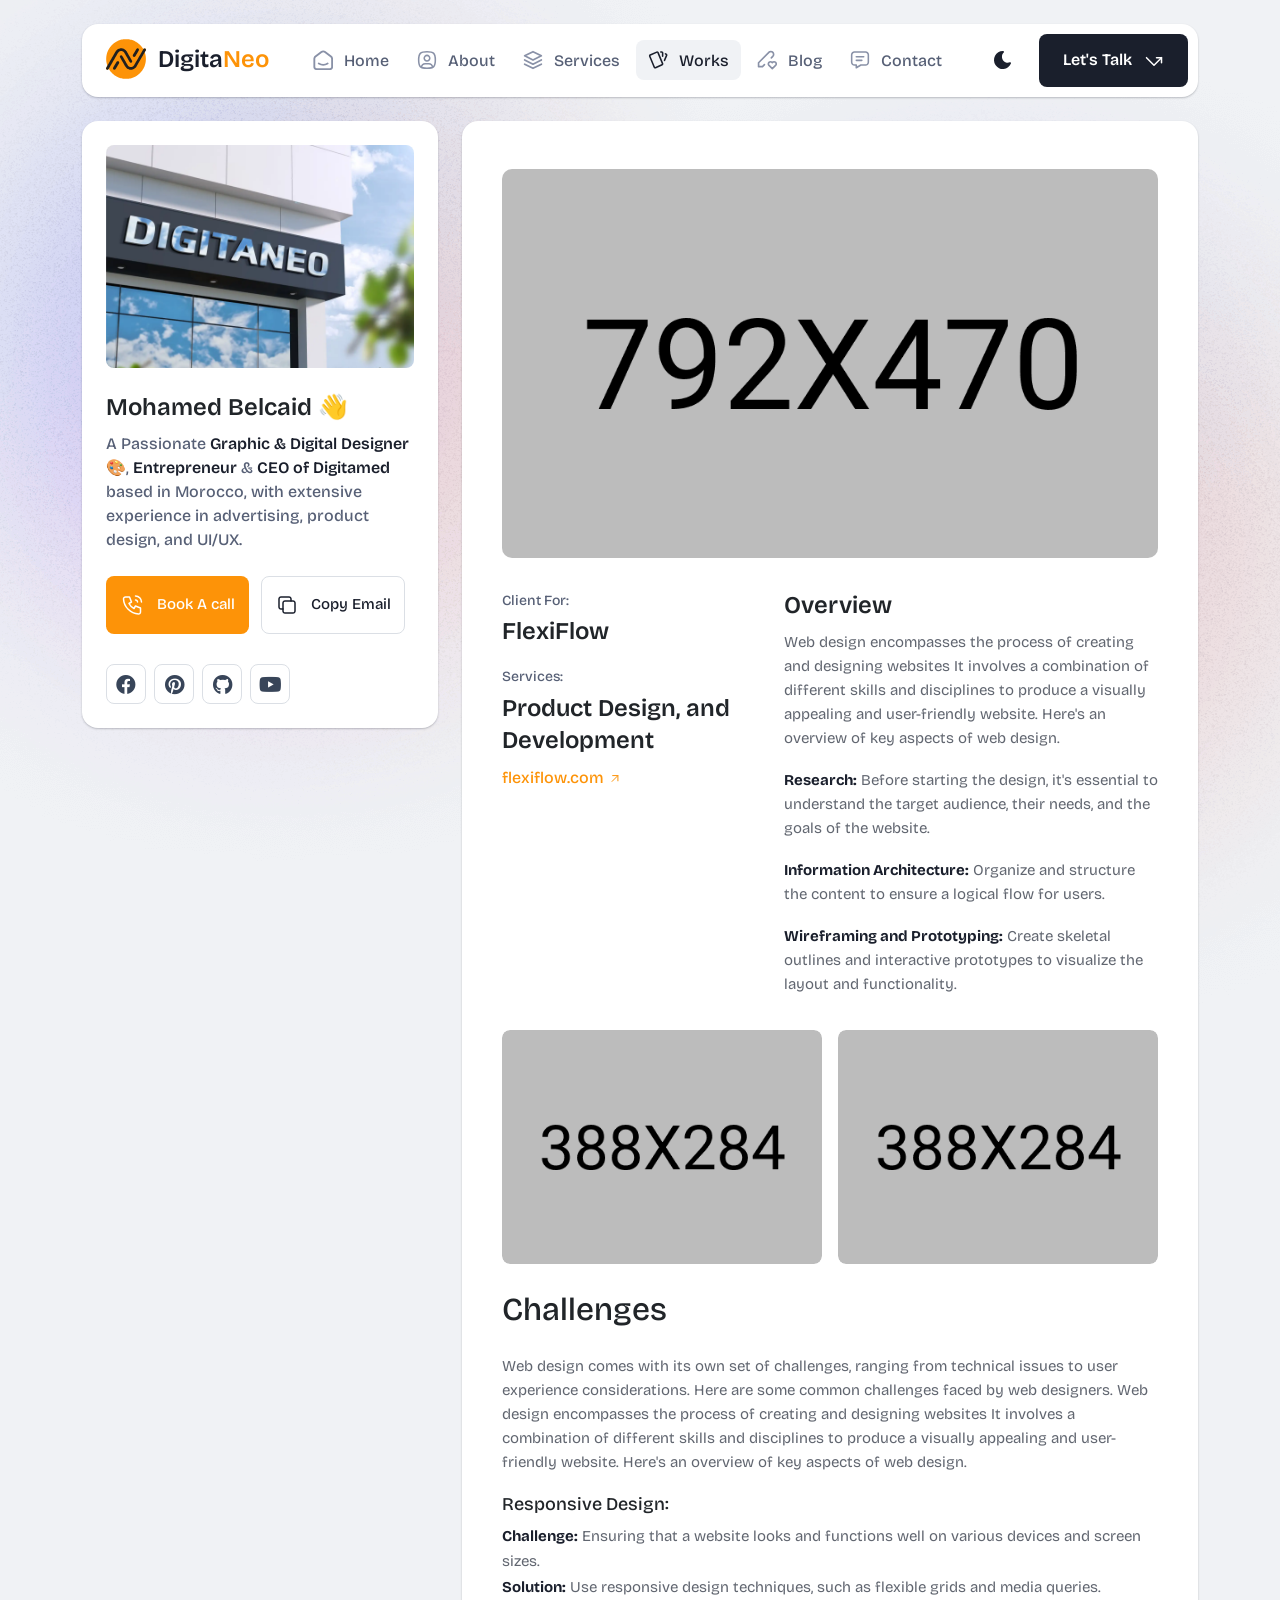
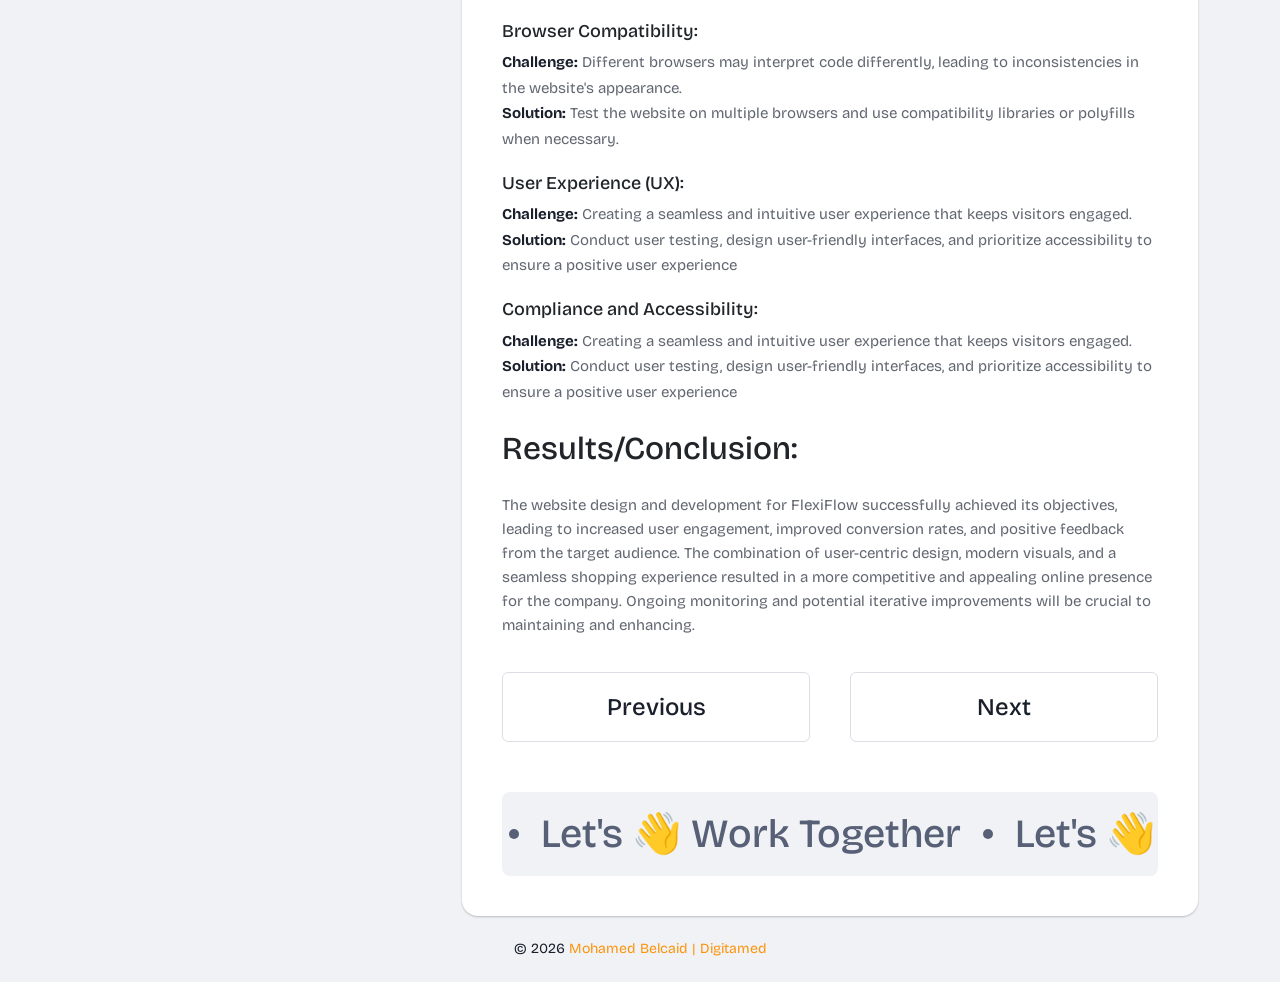
<file: works/portfolio-details - Copy.html>
<!DOCTYPE html>
<html lang="en">

<head>
  <meta charset="UTF-8">
  <meta http-equiv="X-UA-Compatible" content="IE=edge">
  <title>Portfolio Details - Mohamed Belcaid</title>
  <meta name="description" content="Bentofolio - Bootstrap Personal Portfolio Template">
  <meta name="viewport" content="width=device-width, initial-scale=1">

  <link rel="shortcut icon" type="image/x-icon" href="../assets/img/favicon.svg">
  <!-- Place favicon.ico in the root directory -->

  <!-- CSS here -->
<link rel="stylesheet" href="../assets/css/bootstrap.min.css">
<link rel="stylesheet" href="../assets/fontawsome/css/all.min.css">
<link rel="stylesheet" href="../assets/fontawsome/css/fontawesome.min.css">
<link rel="stylesheet" href="../assets/css/slick.css">
<link rel="stylesheet" href="../assets/css/magnific-popup.css">
<link rel="stylesheet" href="../assets/css/style.css">
<link rel="stylesheet" href="../assets/css/responsive.css">
</head>

<body>
  <div id="page-content">
    <!-- header part start -->
    <header class="header-area">
      <nav class="navbar">
        <div class="container">
          <div class="menu-container">
            <div class="logo">
              <a class="navbar-brand me-0" href="../index.html">
                <svg width="40" height="40" viewBox="0 0 2048 2048">
  <defs>
    <style>
		.s0 { fill: #fd9308 } 
		.s1 { fill: #202020 } 
	</style>
  </defs>
  <path id="Layer" class="s0" d="m996 7h61l40 2 36 3 40 5 42 7 43 9 43 11 42 13 35 12 35 14 21 9 33 15 30 15 23 13 20 11 26 16 36 24 17 12 19 14 18 14 17 14 13 11 14 12 15 14 10 9 42 42 7 8 12 13 9 11 10 11 11 14 10 12 12 16 14 19 14 20 17 26 16 26 11 19v2h2l2-5 7-11 6-7 13-10 10-5 11-3 6-1h20l14 3 9 4 11 7 10 11 9 16 8 20v18l-6 14-13 23-14 25-12 21-15 26-5 9 1 6 12 36 13 46 10 42 8 42 7 49 4 40 2 30 1 28v45l-2 49-3 37-6 47-7 41-8 38-10 39-12 40-10 30-14 37-16 38-18 38-16 31-13 23-13 22-14 22-16 24-14 20-12 16-13 17-13 16-9 11-13 15-12 13-7 8-14 15-33 33-8 7-7 7-8 7-28 24-14 11-15 12-16 12-18 13-33 22-19 12-20 12-23 13-28 15-24 12-36 16-26 11-35 13-36 12-30 9-52 13-40 8-38 6-41 5-36 3-17 1-33 [base64] 7-9 12-6 7-11 9-14 8-13 4h-24l-12-5-13-7-9-7-8-7-11-15-6-11v-26l8-16 11-23 12-23 16-27 10-17 11-18-1-10-12-36-12-42-10-42-9-46-7-49-4-41-2-32-1-28v-43l2-46 3-35 4-34 7-45 7-35 9-38 10-36 12-38 15-41 12-29 11-25 17-35 10-20 13-23 15-26 15-24 17-25 12-17 13-18 14-18 13-16 11-13 9-11 14-15 7-8 12-13 35-35 8-7 14-13 8-7 14-12 17-14 14-11 21-16 17-12 23-16 16-10 19-12 22-13 27-15 29-15 34-16 38-16 29-11 38-13 41-12 44-11 45-9 45-7 36-4 42-3z"/>
  <path id="Layer" class="s1" d="m738 478h79l33 6 29 8 21 8 22 10 21 12 21 14 14 11 13 11 10 9 21 21 7 8 11 13 15 20 11 17 14 24 16 29 29 49 17 29 28 49 15 27 10 17 15 27 16 28 14 25 14 24 28 50 10 17 14 25 12 21 10 18 6 12 5 14 2 9v15l-4 16-4 9-6 10-4 5-12 9-16 7-12 3-15 1-16-3-9-4-11-7-7-7-9-11-14-21-17-29-16-27-14-24-17-29-14-24-15-26-14-24-32-56-15-26-16-28-14-24-15-26-14-24-20-34-21-35-13-21-10-16-9-12-9-10-8-8-15-11-18-10-16-7-15-5-25-6-19-3-12-1h-14l-21 2-22 5-22 8-17 9-13 10-13 12-23 23-18 22-10 16-15 26-14 24-13 23-13 22-14 24-15 26-40 70-15 26-14 24-11 19-9 15-13 22-15 25-14 24-10 17-12 21-12 22-10 18-16 29-9 15-14 23-10 16-14 24-13 23-14 25-13 23-22 38-10 17-15 25-17 29-14 24-10 17-10 18-5 8-7 11-8 10-5 6-11 9-14 8-13 4h-24l-12-5-13-7-9-7-8-7-11-15-6-11v-26l8-16 11-23 12-23 16-27 10-17 11-18 4-8 10-16 16-28 14-25 10-17 14-25 13-22 16-28 10-17 17-28 15-25 15-26 15-27 26-46 15-27 16-27 15-26 17-29 16-27 16-28 14-24 12-21 15-26 16-27 14-25 15-26 14-24 15-26 12-21 12-20 8-12 11-14 12-13 7-8 8-7 11-11 11-9 14-12 19-13 14-9 18-10 21-10 22-8 36-9z"/>
  <path id="Layer" class="s1" d="m1967 483h20l14 3 9 4 11 7 10 11 9 16 8 20v18l-6 14-13 23-14 25-12 21-15 26-11 20-9 15-11 19-28 48-15 26-16 27-9 16-10 17-12 21-10 17-28 48-11 19-42 72-8 14-14 24-16 28-45 78-14 24-16 28-15 26-14 24-13 23-14 24-9 16-10 17-17 29-16 26-9 14-8 11-13 16-14 15-8 8-11 9-13 11-19 13-17 11-21 12-27 13-24 9-21 6-26 5-23 3h-61l-31-5-24-6-24-8-27-12-22-12-19-12-16-12-14-11-15-14-8-7-11-12-9-10-10-13-14-19-15-23-12-20-15-26-13-23-14-25-14-24-14-25-14-24-14-25-48-84-15-26-76-133-15-29-6-15-2-9v-15l3-12 5-12 8-11 7-7 14-9 13-5 8-2h21l12 3 14 7 10 9 9 10 10 14 15 25 14 24 14 25 10 17 14 24 14 25 42 72 11 19 28 48 17 29 15 26 16 27 30 52 25 45 11 18 10 13 9 11 10 10 14 11 14 9 16 8 15 6 17 5 27 5 9 1h39l26-5 17-5 18-8 16-9 16-12 13-12 12-13 12-16 13-20 17-28 15-26 14-25 10-17 12-21 14-24 30-52 12-21 42-72 15-26 16-27 12-21 14-24 30-52 16-27 12-21 14-24 15-26 14-24 16-28 13-23 14-24 13-23 30-52 44-77 12-20 2-4h2l2-5 7-11 6-7 13-10 10-5 11-3z"/>
  <path id="Layer" class="s1" d="m596 1133h22l15 4 12 6 10 9 7 8 8 15 4 14 1 6v16l-3 15-6 17-10 19-24 40-17 29-13 22-10 17-28 48-15 29-10 17-14 22-13 21-12 20-8 12-11 12-9 7-15 7-23 8-6 1h-11l-9-2-18-11-10-8-7-7-7-11-6-16-1-5v-19l4-16 6-15 8-16 8-15 12-21 30-52 17-29 8-13 19-32 15-25 17-29 13-22 17-28 12-18 11-12 13-9 15-7z"/>
  <path id="Layer" class="s1" d="m1613 477h10l15 2 16 7 13 10 8 10 8 16 3 12 1 7v17l-4 17-5 12-10 18-13 22-28 48-17 29-14 24-20 34-14 24-15 26-17 29-17 28-12 17-9 10-13 10-16 8-15 4h-18l-14-4-12-6-13-11-11-16-6-15-2-8v-21l4-16 6-15 9-17 9-15 17-29 20-34 11-19 12-20 34-58 16-27 17-29 12-20 11-18 9-12 12-12 15-10 14-6 6-2z"/>
                    class="logo-icon" />
                </svg>
                <span>Digita<span class="primary">Neo</span></span>
              </a>
            </div>
            <div class="navbar-main d-flex flex-grow-1">
              <div class="logo inner-logo d-block d-xl-none">
                <a class="navbar-brand me-0" href="../index.html">
                  <svg width="40" height="40" viewBox="0 0 2048 2048">
  <defs>
    <style>
		.s0 { fill: #fd9308 } 
		.s1 { fill: #202020 } 
	</style>
  </defs>
  <path id="Layer" class="s0" d="m996 7h61l40 2 36 3 40 5 42 7 43 9 43 11 42 13 35 12 35 14 21 9 33 15 30 15 23 13 20 11 26 16 36 24 17 12 19 14 18 14 17 14 13 11 14 12 15 14 10 9 42 42 7 8 12 13 9 11 10 11 11 14 10 12 12 16 14 19 14 20 17 26 16 26 11 19v2h2l2-5 7-11 6-7 13-10 10-5 11-3 6-1h20l14 3 9 4 11 7 10 11 9 16 8 20v18l-6 14-13 23-14 25-12 21-15 26-5 9 1 6 12 36 13 46 10 42 8 42 7 49 4 40 2 30 1 28v45l-2 49-3 37-6 47-7 41-8 38-10 39-12 40-10 30-14 37-16 38-18 38-16 31-13 23-13 22-14 22-16 24-14 20-12 16-13 17-13 16-9 11-13 15-12 13-7 8-14 15-33 33-8 7-7 7-8 7-28 24-14 11-15 12-16 12-18 13-33 22-19 12-20 12-23 13-28 15-24 12-36 16-26 11-35 13-36 12-30 9-52 13-40 8-38 6-41 5-36 3-17 1-33 [base64] 7-9 12-6 7-11 9-14 8-13 4h-24l-12-5-13-7-9-7-8-7-11-15-6-11v-26l8-16 11-23 12-23 16-27 10-17 11-18-1-10-12-36-12-42-10-42-9-46-7-49-4-41-2-32-1-28v-43l2-46 3-35 4-34 7-45 7-35 9-38 10-36 12-38 15-41 12-29 11-25 17-35 10-20 13-23 15-26 15-24 17-25 12-17 13-18 14-18 13-16 11-13 9-11 14-15 7-8 12-13 35-35 8-7 14-13 8-7 14-12 17-14 14-11 21-16 17-12 23-16 16-10 19-12 22-13 27-15 29-15 34-16 38-16 29-11 38-13 41-12 44-11 45-9 45-7 36-4 42-3z"/>
  <path id="Layer" class="s1" d="m738 478h79l33 6 29 8 21 8 22 10 21 12 21 14 14 11 13 11 10 9 21 21 7 8 11 13 15 20 11 17 14 24 16 29 29 49 17 29 28 49 15 27 10 17 15 27 16 28 14 25 14 24 28 50 10 17 14 25 12 21 10 18 6 12 5 14 2 9v15l-4 16-4 9-6 10-4 5-12 9-16 7-12 3-15 1-16-3-9-4-11-7-7-7-9-11-14-21-17-29-16-27-14-24-17-29-14-24-15-26-14-24-32-56-15-26-16-28-14-24-15-26-14-24-20-34-21-35-13-21-10-16-9-12-9-10-8-8-15-11-18-10-16-7-15-5-25-6-19-3-12-1h-14l-21 2-22 5-22 8-17 9-13 10-13 12-23 23-18 22-10 16-15 26-14 24-13 23-13 22-14 24-15 26-40 70-15 26-14 24-11 19-9 15-13 22-15 25-14 24-10 17-12 21-12 22-10 18-16 29-9 15-14 23-10 16-14 24-13 23-14 25-13 23-22 38-10 17-15 25-17 29-14 24-10 17-10 18-5 8-7 11-8 10-5 6-11 9-14 8-13 4h-24l-12-5-13-7-9-7-8-7-11-15-6-11v-26l8-16 11-23 12-23 16-27 10-17 11-18 4-8 10-16 16-28 14-25 10-17 14-25 13-22 16-28 10-17 17-28 15-25 15-26 15-27 26-46 15-27 16-27 15-26 17-29 16-27 16-28 14-24 12-21 15-26 16-27 14-25 15-26 14-24 15-26 12-21 12-20 8-12 11-14 12-13 7-8 8-7 11-11 11-9 14-12 19-13 14-9 18-10 21-10 22-8 36-9z"/>
  <path id="Layer" class="s1" d="m1967 483h20l14 3 9 4 11 7 10 11 9 16 8 20v18l-6 14-13 23-14 25-12 21-15 26-11 20-9 15-11 19-28 48-15 26-16 27-9 16-10 17-12 21-10 17-28 48-11 19-42 72-8 14-14 24-16 28-45 78-14 24-16 28-15 26-14 24-13 23-14 24-9 16-10 17-17 29-16 26-9 14-8 11-13 16-14 15-8 8-11 9-13 11-19 13-17 11-21 12-27 13-24 9-21 6-26 5-23 3h-61l-31-5-24-6-24-8-27-12-22-12-19-12-16-12-14-11-15-14-8-7-11-12-9-10-10-13-14-19-15-23-12-20-15-26-13-23-14-25-14-24-14-25-14-24-14-25-48-84-15-26-76-133-15-29-6-15-2-9v-15l3-12 5-12 8-11 7-7 14-9 13-5 8-2h21l12 3 14 7 10 9 9 10 10 14 15 25 14 24 14 25 10 17 14 24 14 25 42 72 11 19 28 48 17 29 15 26 16 27 30 52 25 45 11 18 10 13 9 11 10 10 14 11 14 9 16 8 15 6 17 5 27 5 9 1h39l26-5 17-5 18-8 16-9 16-12 13-12 12-13 12-16 13-20 17-28 15-26 14-25 10-17 12-21 14-24 30-52 12-21 42-72 15-26 16-27 12-21 14-24 30-52 16-27 12-21 14-24 15-26 14-24 16-28 13-23 14-24 13-23 30-52 44-77 12-20 2-4h2l2-5 7-11 6-7 13-10 10-5 11-3z"/>
  <path id="Layer" class="s1" d="m596 1133h22l15 4 12 6 10 9 7 8 8 15 4 14 1 6v16l-3 15-6 17-10 19-24 40-17 29-13 22-10 17-28 48-15 29-10 17-14 22-13 21-12 20-8 12-11 12-9 7-15 7-23 8-6 1h-11l-9-2-18-11-10-8-7-7-7-11-6-16-1-5v-19l4-16 6-15 8-16 8-15 12-21 30-52 17-29 8-13 19-32 15-25 17-29 13-22 17-28 12-18 11-12 13-9 15-7z"/>
  <path id="Layer" class="s1" d="m1613 477h10l15 2 16 7 13 10 8 10 8 16 3 12 1 7v17l-4 17-5 12-10 18-13 22-28 48-17 29-14 24-20 34-14 24-15 26-17 29-17 28-12 17-9 10-13 10-16 8-15 4h-18l-14-4-12-6-13-11-11-16-6-15-2-8v-21l4-16 6-15 9-17 9-15 17-29 20-34 11-19 12-20 34-58 16-27 17-29 12-20 11-18 9-12 12-12 15-10 14-6 6-2z"/>
                    class="logo-icon" />
                </svg>
                  <span>Digita<span class="primary">Neo</span></span>
                </a>
              </div>
              <ul class="navbar-info mx-auto">
                <li class="nav-item">
                  <a class="nav-link" aria-current="page" href="index.html">
                    <svg class="nav-icon" viewBox="0 0 15 15" fill="none" xmlns="http://www.w3.org/2000/svg">
                      <path
                        d="M13.475 4.92481L9.03083 1.46814C8.64082 1.16473 8.1608 1 7.66667 1C7.17254 1 6.69251 1.16473 6.3025 1.46814L1.8575 4.92481C1.59037 5.13254 1.37424 5.39858 1.22563 5.7026C1.07701 6.00662 0.99984 6.34058 1 6.67897V12.679C1 13.121 1.17559 13.5449 1.48816 13.8575C1.80072 14.17 2.22464 14.3456 2.66667 14.3456H12.6667C13.1087 14.3456 13.5326 14.17 13.8452 13.8575C14.1577 13.5449 14.3333 13.121 14.3333 12.679V6.67897C14.3333 5.99314 14.0167 5.34564 13.475 4.92481Z"
                        stroke-width="1.4" stroke-linecap="round" stroke-linejoin="round" />
                      <path d="M10.9753 10.1665C9.13359 11.2773 6.14859 11.2773 4.30859 10.1665" stroke-width="1.4"
                        stroke-linecap="round" stroke-linejoin="round" />
                    </svg>

                    <span>Home</span>
                  </a>
                </li>
                <li class="nav-item">
                  <a class="nav-link" href="about.html">
                    <svg class="nav-icon" viewBox="0 0 18 18" fill="none" xmlns="http://www.w3.org/2000/svg">
                      <path
                        d="M9 9.8335C9.66304 9.8335 10.2989 9.5701 10.7678 9.10126C11.2366 8.63242 11.5 7.99654 11.5 7.3335C11.5 6.67045 11.2366 6.03457 10.7678 5.56573C10.2989 5.09689 9.66304 4.8335 9 4.8335C8.33696 4.8335 7.70107 5.09689 7.23223 5.56573C6.76339 6.03457 6.5 6.67045 6.5 7.3335C6.5 7.99654 6.76339 8.63242 7.23223 9.10126C7.70107 9.5701 8.33696 9.8335 9 9.8335Z"
                        stroke-width="1.4" stroke-linecap="round" stroke-linejoin="round" />
                      <path
                        d="M9 1.5C15 1.5 16.5 3 16.5 9C16.5 15 15 16.5 9 16.5C3 16.5 1.5 15 1.5 9C1.5 3 3 1.5 9 1.5Z"
                        stroke-width="1.4" stroke-linecap="round" stroke-linejoin="round" />
                      <path
                        d="M4 15.7085V15.6668C4 14.7828 4.35119 13.9349 4.97631 13.3098C5.60143 12.6847 6.44928 12.3335 7.33333 12.3335H10.6667C11.5507 12.3335 12.3986 12.6847 13.0237 13.3098C13.6488 13.9349 14 14.7828 14 15.6668V15.7085"
                        stroke-width="1.4" stroke-linecap="round" stroke-linejoin="round" />
                    </svg>
                    About
                  </a>
                </li>
                <li class="nav-item">
                  <a class="nav-link" href="services.html">
                    <svg class="nav-icon" viewBox="0 0 16 16" fill="none" xmlns="http://www.w3.org/2000/svg">
                      <path d="M7.99967 1.3335L1.33301 4.66683L7.99967 8.00016L14.6663 4.66683L7.99967 1.3335Z"
                        stroke-width="1.4" stroke-linecap="round" stroke-linejoin="round" />
                      <path d="M1.33301 8L7.99967 11.3333L14.6663 8" stroke-width="1.4" stroke-linecap="round"
                        stroke-linejoin="round" />
                      <path d="M1.33301 11.3335L7.99967 14.6668L14.6663 11.3335" stroke-width="1.4"
                        stroke-linecap="round" stroke-linejoin="round" />
                    </svg>
                    Services
                  </a>
                </li>
                <li class="nav-item">
                  <a class="nav-link active" href="portfolio.html">
                    <svg class="nav-icon" viewBox="0 0 18 17" fill="none" xmlns="http://www.w3.org/2000/svg">
                      <path
                        d="M2.00326 3.99733L7.95159 1.40649C8.04974 1.36442 8.15533 1.34243 8.26212 1.34181C8.3689 1.34119 8.47473 1.36196 8.57337 1.40289C8.67201 1.44382 8.76145 1.50408 8.83642 1.58013C8.9114 1.65617 8.97039 1.74646 9.00992 1.84566L13.1133 11.764C13.1985 11.9651 13.2014 12.1917 13.1213 12.3949C13.0412 12.5982 12.8845 12.7618 12.6849 12.8507L6.73742 15.4415C6.63922 15.4837 6.53356 15.5058 6.42668 15.5065C6.3198 15.5072 6.21387 15.4864 6.11514 15.4455C6.0164 15.4046 5.92688 15.3442 5.85184 15.2681C5.7768 15.192 5.71778 15.1016 5.67826 15.0023L1.57492 5.08316C1.48963 4.88204 1.48673 4.65546 1.56684 4.45222C1.64696 4.24898 1.80367 4.08616 2.00326 3.99733Z"
                        stroke-width="1.4" stroke-linecap="round" stroke-linejoin="round" />
                      <path
                        d="M11.5 1.3335H12.3333C12.5543 1.3335 12.7663 1.42129 12.9226 1.57757C13.0789 1.73385 13.1667 1.94582 13.1667 2.16683V5.0835"
                        stroke-width="1.4" stroke-linecap="round" stroke-linejoin="round" />
                      <path
                        d="M15.6663 3C15.8863 3.09333 16.0997 3.18083 16.3063 3.2625C16.5098 3.34882 16.6706 3.51241 16.7534 3.71729C16.8362 3.92217 16.8343 4.15155 16.748 4.355L14.833 8.83334"
                        stroke-width="1.4" stroke-linecap="round" stroke-linejoin="round" />
                    </svg>
                    Works
                  </a>
                </li>
                <li class="nav-item">
                  <a class="nav-link" href="../blog.html">
                    <svg class="nav-icon" viewBox="0 0 17 16" fill="none" xmlns="http://www.w3.org/2000/svg">
                      <path
                        d="M12.1663 6.16676L13.4163 4.91676C13.6352 4.69789 13.8088 4.43805 13.9273 4.15208C14.0457 3.86612 14.1067 3.55962 14.1067 3.25009C14.1067 2.94056 14.0457 2.63406 13.9273 2.3481C13.8088 2.06213 13.6352 1.80229 13.4163 1.58342C13.1975 1.36455 12.9376 1.19094 12.6517 1.07248C12.3657 0.954033 12.0592 0.893066 11.7497 0.893066C11.4401 0.893066 11.1336 0.954033 10.8477 1.07248C10.5617 1.19094 10.3019 1.36455 10.083 1.58342L1.33301 10.3334V13.6668H4.66634L6.33301 12.0001"
                        stroke-width="1.4" stroke-linecap="round" stroke-linejoin="round" />
                      <path
                        d="M13.0004 15.3335L15.7921 12.5968C15.9633 12.4307 16.0995 12.232 16.1926 12.0124C16.2857 11.7927 16.3339 11.5567 16.3343 11.3181C16.3347 11.0796 16.2873 10.8434 16.1948 10.6235C16.1024 10.4035 15.9669 10.2044 15.7963 10.0377C15.448 9.69712 14.9806 9.50602 14.4935 9.50509C14.0065 9.50415 13.5383 9.69346 13.1888 10.0327L13.0021 10.216L12.8163 10.0327C12.4681 9.69237 12.0008 9.50143 11.5139 9.50049C11.0271 9.49956 10.5591 9.68871 10.2096 10.0277C10.0383 10.1937 9.9021 10.3924 9.80891 10.612C9.71572 10.8316 9.66746 11.0677 9.667 11.3062C9.66653 11.5447 9.71386 11.781 9.80619 12.0009C9.89853 12.2209 10.034 12.4201 10.2046 12.5868L13.0004 15.3335Z"
                        stroke-width="1.4" stroke-linecap="round" stroke-linejoin="round" />
                    </svg>
                    Blog
                  </a>
                </li>
                <li class="nav-item">
                  <a class="nav-link" href="contact.html">
                    <svg class="nav-icon" viewBox="0 0 18 17" fill="none" xmlns="http://www.w3.org/2000/svg">
                      <path d="M5.66699 5.5H12.3337" stroke-width="1.4" stroke-linecap="round"
                        stroke-linejoin="round" />
                      <path d="M5.66699 8.8335H10.667" stroke-width="1.4" stroke-linecap="round"
                        stroke-linejoin="round" />
                      <path
                        d="M14 1.3335C14.663 1.3335 15.2989 1.59689 15.7678 2.06573C16.2366 2.53457 16.5 3.17045 16.5 3.8335V10.5002C16.5 11.1632 16.2366 11.7991 15.7678 12.2679C15.2989 12.7368 14.663 13.0002 14 13.0002H9.83333L5.66667 15.5002V13.0002H4C3.33696 13.0002 2.70107 12.7368 2.23223 12.2679C1.76339 11.7991 1.5 11.1632 1.5 10.5002V3.8335C1.5 3.17045 1.76339 2.53457 2.23223 2.06573C2.70107 1.59689 3.33696 1.3335 4 1.3335H14Z"
                        stroke-width="1.4" stroke-linecap="round" stroke-linejoin="round" />
                    </svg>
                    Contact
                  </a>
                </li>
              </ul>
              <div class="header-right-info d-flex align-items-center">
                <button class="theme-control-btn">
                  <span class="dark">
                    <svg width="24" height="24" viewBox="0 0 24 24" fill="none" xmlns="http://www.w3.org/2000/svg">
                      <path
                        d="M11.8005 3C10.207 3.0003 8.64356 3.44286 7.27683 4.28049C5.91011 5.11811 4.79139 6.31937 4.04002 7.75612C3.28865 9.19288 2.93281 10.8112 3.01046 12.4386C3.08811 14.0659 3.59633 15.6411 4.48091 16.9963C5.3655 18.3514 6.59326 19.4356 8.03324 20.1333C9.47322 20.8309 11.0714 21.1157 12.6573 20.9574C14.2432 20.7991 15.7573 20.2036 17.0381 19.2344C18.319 18.2652 19.3185 16.9587 19.9301 15.4542C20.2302 14.7162 19.5111 13.9746 18.7875 14.2752C17.5475 14.7888 16.1706 14.8418 14.8963 14.425C13.622 14.0082 12.5308 13.1479 11.8126 11.9937C11.0943 10.8396 10.7943 9.4645 10.9648 8.10764C11.1353 6.75077 11.7655 5.49792 12.7458 4.5669L12.8136 4.4949C13.2986 3.9279 12.913 3.0072 12.1464 3.0072H11.9122L11.8524 3.0018L11.7996 3H11.8005Z"
                        fill="#1A1F2C" />
                    </svg>
                    <small class="theme-text d-block d-xl-none">Change appearance</small>
                  </span>
                  <span class="light">
                    <svg width="24" height="24" viewBox="0 0 24 24" fill="none" xmlns="http://www.w3.org/2000/svg">
                      <path
                        d="M12 19C12.2449 19 12.4813 19.09 12.6644 19.2527C12.8474 19.4155 12.9643 19.6397 12.993 19.883L13 20V21C12.9997 21.2549 12.9021 21.5 12.7272 21.6854C12.5522 21.8707 12.313 21.9822 12.0586 21.9972C11.8042 22.0121 11.5536 21.9293 11.3582 21.7657C11.1627 21.6021 11.0371 21.3701 11.007 21.117L11 21V20C11 19.7348 11.1054 19.4804 11.2929 19.2929C11.4804 19.1054 11.7348 19 12 19Z"
                        fill="#FD7E41" />
                      <path
                        d="M18.3127 16.9099L18.4067 16.9929L19.1067 17.6929C19.2861 17.8729 19.3902 18.1144 19.398 18.3683C19.4057 18.6223 19.3165 18.8697 19.1485 19.0602C18.9804 19.2508 18.7462 19.3702 18.4933 19.3943C18.2403 19.4184 17.9877 19.3454 17.7867 19.1899L17.6927 19.1069L16.9927 18.4069C16.8202 18.2347 16.7165 18.0053 16.7012 17.7619C16.6859 17.5186 16.76 17.278 16.9097 17.0855C17.0593 16.893 17.2741 16.7618 17.5137 16.7166C17.7533 16.6713 18.0012 16.7152 18.2107 16.8399L18.3127 16.9099Z"
                        fill="#FD7E41" />
                      <path
                        d="M7.00747 16.993C7.17965 17.1652 7.28308 17.3943 7.29836 17.6373C7.31364 17.8803 7.23972 18.1206 7.09047 18.313L7.00747 18.407L6.30747 19.107C6.12751 19.2863 5.88604 19.3905 5.63209 19.3982C5.37814 19.406 5.13076 19.3168 4.94019 19.1487C4.74963 18.9807 4.63017 18.7464 4.60607 18.4935C4.58198 18.2406 4.65506 17.988 4.81047 17.787L4.89347 17.693L5.59347 16.993C5.781 16.8055 6.03531 16.7002 6.30047 16.7002C6.56563 16.7002 6.81994 16.8055 7.00747 16.993Z"
                        fill="#FD7E41" />
                      <path
                        d="M3.99987 11C4.25475 11.0003 4.4999 11.0979 4.68524 11.2728C4.87057 11.4478 4.9821 11.687 4.99704 11.9414C5.01198 12.1958 4.92919 12.4464 4.7656 12.6418C4.60201 12.8373 4.36996 12.9629 4.11687 12.993L3.99987 13H2.99987C2.74499 12.9997 2.49984 12.9021 2.3145 12.7272C2.12916 12.5522 2.01763 12.313 2.0027 12.0586C1.98776 11.8042 2.07054 11.5536 2.23413 11.3582C2.39772 11.1627 2.62977 11.0371 2.88287 11.007L2.99987 11H3.99987Z"
                        fill="#FD7E41" />
                      <path
                        d="M20.9999 11C21.2547 11.0003 21.4999 11.0979 21.6852 11.2728C21.8706 11.4478 21.9821 11.687 21.997 11.9414C22.012 12.1958 21.9292 12.4464 21.7656 12.6418C21.602 12.8373 21.37 12.9629 21.1169 12.993L20.9999 13H19.9999C19.745 12.9997 19.4998 12.9021 19.3145 12.7272C19.1292 12.5522 19.0176 12.313 19.0027 12.0586C18.9878 11.8042 19.0705 11.5536 19.2341 11.3582C19.3977 11.1627 19.6298 11.0371 19.8829 11.007L19.9999 11H20.9999Z"
                        fill="#FD7E41" />
                      <path
                        d="M6.21264 4.80985L6.30664 4.89285L7.00664 5.59285C7.18599 5.77281 7.29011 6.01429 7.29787 6.26824C7.30562 6.52219 7.21642 6.76957 7.04839 6.96013C6.88036 7.1507 6.64609 7.27016 6.39316 7.29425C6.14024 7.31834 5.88763 7.24526 5.68664 7.08985L5.59264 7.00685L4.89264 6.30685C4.72073 6.13453 4.61757 5.90543 4.6025 5.66248C4.58744 5.41954 4.6615 5.17945 4.8108 4.98721C4.9601 4.79497 5.1744 4.66378 5.41351 4.61824C5.65262 4.57271 5.90013 4.61594 6.10964 4.73985L6.21264 4.80985Z"
                        fill="#FD7E41" />
                      <path
                        d="M19.1071 4.89288C19.2793 5.06508 19.3827 5.29418 19.398 5.5372C19.4132 5.78023 19.3393 6.02048 19.1901 6.21288L19.1071 6.30688L18.4071 7.00688C18.2271 7.18623 17.9856 7.29036 17.7317 7.29811C17.4777 7.30587 17.2304 7.21667 17.0398 7.04864C16.8492 6.8806 16.7298 6.64633 16.7057 6.39341C16.6816 6.14049 16.7547 5.88788 16.9101 5.68688L16.9931 5.59288L17.6931 4.89288C17.8806 4.70541 18.1349 4.6001 18.4001 4.6001C18.6652 4.6001 18.9196 4.70541 19.1071 4.89288Z"
                        fill="#FD7E41" />
                      <path
                        d="M12 2C12.2449 2.00003 12.4813 2.08996 12.6644 2.25272C12.8474 2.41547 12.9643 2.63975 12.993 2.883L13 3V4C12.9997 4.25488 12.9021 4.50003 12.7272 4.68537C12.5522 4.8707 12.313 4.98223 12.0586 4.99717C11.8042 5.01211 11.5536 4.92933 11.3582 4.76573C11.1627 4.60214 11.0371 4.3701 11.007 4.117L11 4V3C11 2.73478 11.1054 2.48043 11.2929 2.29289C11.4804 2.10536 11.7348 2 12 2Z"
                        fill="#FD7E41" />
                      <path
                        d="M12 7C12.9797 6.99994 13.9378 7.28769 14.7553 7.8275C15.5729 8.36731 16.2138 9.1354 16.5986 10.0364C16.9833 10.9373 17.0949 11.9315 16.9195 12.8953C16.7441 13.8592 16.2893 14.7502 15.6118 15.4579C14.9343 16.1655 14.0638 16.6585 13.1085 16.8756C12.1532 17.0928 11.1552 17.0245 10.2383 16.6793C9.3215 16.334 8.52629 15.7271 7.95146 14.9338C7.37663 14.1405 7.04752 13.1958 7.005 12.217L7 12L7.005 11.783C7.06092 10.4958 7.61161 9.27978 8.54222 8.38866C9.47284 7.49754 10.7115 7.00007 12 7Z"
                        fill="#FD7E41" />
                    </svg>
                    <small class="theme-text d-block d-xl-none">Change appearance</small>
                  </span>
                </button>
                <a href="contact.html" class="lets-talk-btn">
                  Let's Talk
                  <svg class="icon" width="20" height="20" viewBox="0 0 20 20" fill="none"
                    xmlns="http://www.w3.org/2000/svg">
                    <path d="M17.5 11.6665V6.6665H12.5" stroke="white" stroke-width="1.5" stroke-linecap="round"
                      stroke-linejoin="round" />
                    <path d="M17.5 6.6665L10 14.1665L2.5 6.6665" stroke="white" stroke-width="1.5"
                      stroke-linecap="round" stroke-linejoin="round" />
                  </svg>
                </a>
              </div>
            </div>
            <div class="mobile-menu-overlay d-block d-lg-none"></div>
            <div class="mobile-menu-control-bar d-block d-xl-none">
              <button class="mobile-menu-control-bar">
                <i class="fas fa-bars"></i>
              </button>
            </div>
          </div>
        </div>
      </nav>
    </header>
    <!-- header part end -->

    <!-- main area part start -->
    <main>

      <section class="content-box-area mt-4">
        <div class="container">
          <div class="row g-4">
            <div class="col-xl-4">
              <div class="card profile-card">
                <div class="card-body">
                  <div class="image text-center">
                    <img src="../assets/img/images/pr1.webp" alt="profile">
                  </div>
                  <div class="text">
                    <h3 class="card-title">Mohamed Belcaid 👋</h3>
                    <p>A Passionate <span>Graphic & Digital Designer</span> 🎨, <span>Entrepreneur</span> & <span>CEO of Digitamed</span> based in Morocco, with extensive experience in advertising, product design, and UI/UX.</p>
                    <div class="common-button-groups">
                      <a class="btn btn-call" href="tel:+212606601959">
                        <svg class="icon" width="25" height="24" viewBox="0 0 25 24" fill="none"
                          xmlns="http://www.w3.org/2000/svg">
                          <path
                            d="M5.5 4H9.5L11.5 9L9 10.5C10.071 12.6715 11.8285 14.429 14 15.5L15.5 13L20.5 15V19C20.5 19.5304 20.2893 20.0391 19.9142 20.4142C19.5391 20.7893 19.0304 21 18.5 21C14.5993 20.763 10.9202 19.1065 8.15683 16.3432C5.3935 13.5798 3.73705 9.90074 3.5 6C3.5 5.46957 3.71071 4.96086 4.08579 4.58579C4.46086 4.21071 4.96957 4 5.5 4Z"
                            stroke="white" stroke-width="1.5" stroke-linecap="round" stroke-linejoin="round" />
                          <path
                            d="M15.5 7C16.0304 7 16.5391 7.21071 16.9142 7.58579C17.2893 7.96086 17.5 8.46957 17.5 9"
                            stroke="white" stroke-width="1.5" stroke-linecap="round" stroke-linejoin="round" />
                          <path d="M15.5 3C17.0913 3 18.6174 3.63214 19.7426 4.75736C20.8679 5.88258 21.5 7.4087 21.5 9"
                            stroke="white" stroke-width="1.5" stroke-linecap="round" stroke-linejoin="round" />
                        </svg>
                        Book A call
                      </a>
                      <button class="btn btn-copy" data-clipboard-text="mohamed@belcaid.ma">
                        <svg class="icon" width="24" height="24" viewBox="0 0 24 24" fill="none"
                          xmlns="http://www.w3.org/2000/svg">
                          <path
                            d="M8 10C8 9.46957 8.21071 8.96086 8.58579 8.58579C8.96086 8.21071 9.46957 8 10 8H18C18.5304 8 19.0391 8.21071 19.4142 8.58579C19.7893 8.96086 20 9.46957 20 10V18C20 18.5304 19.7893 19.0391 19.4142 19.4142C19.0391 19.7893 18.5304 20 18 20H10C9.46957 20 8.96086 19.7893 8.58579 19.4142C8.21071 19.0391 8 18.5304 8 18V10Z"
                            stroke-width="1.5" stroke-linecap="round" stroke-linejoin="round" />
                          <path
                            d="M16 8V6C16 5.46957 15.7893 4.96086 15.4142 4.58579C15.0391 4.21071 14.5304 4 14 4H6C5.46957 4 4.96086 4.21071 4.58579 4.58579C4.21071 4.96086 4 5.46957 4 6V14C4 14.5304 4.21071 15.0391 4.58579 15.4142C4.96086 15.7893 5.46957 16 6 16H8"
                            stroke-width="1.5" stroke-linecap="round" stroke-linejoin="round" />
                        </svg>
                        Copy Email
                      </button>
                    </div>
                    <div class="social-media-icon">
                      <ul class="list-unstyled">
                        <li><a href="https://facebook.com/belcaid" target="_blank"><i class="fab fa-facebook"></i></a></li>
                        <li><a href="https://www.pinterest.com/digitamed/" target="_blank"><i class="fab fa-pinterest"></i></a></li>
                        <li><a href="https://github.com/Digita-med" target="_blank"><i class="fab fa-github"></i></a></li>
                        <li><a href="https://www.youtube.com/@belcaid" target="_blank"><i class="fab fa-youtube"></i></a></li>
                      </ul>
                    </div>
                  </div>
                </div>
              </div>
            </div>
            <div class="col-xl-8">
              <div class="card content-box-card">
                <div class="card-body portfolio-card">
                  <div class="portfolio-details-area">
                    <div class="main-image">
                      <img src="../assets/img/projects/project-details-1.png" alt="project-details-1">
                    </div>
                    <div class="portfolio-details-text">
                      <div class="short-info">
                        <div class="info-item">
                          <p class="subtitle">Client For:</p>
                          <h4 class="card-title">FlexiFlow</h4>
                        </div>
                        <div class="info-item">
                          <p class="subtitle">Services:</p>
                          <h4 class="card-title">Product Design, and Development</h4>
                          <a href="#" class="website">
                            flexiflow.com
                            <svg class="arrow-up" width="14" height="15" viewBox="0 0 14 15" fill="none"
                              xmlns="http://www.w3.org/2000/svg">
                              <path d="M9.91634 4.5835L4.08301 10.4168" stroke-linecap="round" stroke-linejoin="round">
                              </path>
                              <path d="M4.66699 4.5835H9.91699V9.8335" stroke-linecap="round" stroke-linejoin="round">
                              </path>
                            </svg>
                          </a>
                        </div>
                      </div>
                      <div class="overview">
                        <h4 class="card-title">Overview</h4>
                        <p>Web design encompasses the process of creating and designing websites It involves a
                          combination of different skills and disciplines to produce a visually appealing and
                          user-friendly website. Here's an overview of key aspects of web design.</p>
                        <p>
                          <b>Research:</b> Before starting the design, it's essential to understand the target audience,
                          their
                          needs, and the goals of the website.

                        </p>
                        <p><b>Information Architecture:</b> Organize and structure the content to ensure a logical flow
                          for
                          users.</p>
                        <p> <b>Wireframing and Prototyping:</b> Create skeletal outlines and interactive prototypes to
                          visualize
                          the layout and functionality.</p>
                      </div>
                    </div>
                    <div class="inner-images">
                      <div class="row g-3">
                        <div class="col-md-6">
                          <div class="image-item">
                            <img src="../assets/img/projects/project-details-2.png" alt="project-details-2"
                              class="img-fluid w-100">
                          </div>
                        </div>
                        <div class="col-md-6">
                          <div class="image-item">
                            <img src="../assets/img/projects/project-details-3.png" alt="project-details-3"
                              class="img-fluid w-100">
                          </div>
                        </div>
                      </div>
                    </div>
                    <div class="more-info-block">
                      <h3 class="more-info-title">Challenges</h3>
                      <p>Web design comes with its own set of challenges, ranging from technical issues to user
                        experience considerations. Here are some common challenges faced by web designers. Web design
                        encompasses the process of creating and designing websites It involves a combination of
                        different skills and disciplines to produce a visually appealing and user-friendly website.
                        Here's an overview of key aspects of web design.</p>
                      <h5 class="more-info-subtitle">Responsive Design:</h5>
                      <ul class="list-unstyled">
                        <li>
                          <b>Challenge:</b> Ensuring that a website looks and functions well on various devices and
                          screen
                          sizes.
                        </li>
                        <li>
                          <b>Solution:</b> Use responsive design techniques, such as flexible grids and media queries.
                        </li>
                      </ul>
                      <h5 class="more-info-subtitle">Browser Compatibility:
                      </h5>
                      <ul class="list-unstyled">
                        <li>
                          <b>Challenge:</b> Different browsers may interpret code differently, leading to
                          inconsistencies
                          in the website's appearance.
                        </li>
                        <li>
                          <b>Solution:</b> Test the website on multiple browsers and use compatibility libraries or
                          polyfills when necessary.
                        </li>
                      </ul>

                      <h5 class="more-info-subtitle">User Experience (UX):
                      </h5>
                      <ul class="list-unstyled">
                        <li>
                          <b>Challenge:</b> Creating a seamless and intuitive user experience that keeps visitors
                          engaged.
                        </li>
                        <li>
                          <b> Solution:</b>
                          Conduct user testing, design user-friendly interfaces, and prioritize accessibility to ensure
                          a
                          positive user experience
                        </li>
                      </ul>
                      <h5 class="more-info-subtitle">Compliance and Accessibility:
                      </h5>
                      <ul class="list-unstyled">
                        <li>
                          <b>Challenge:</b> Creating a seamless and intuitive user experience that keeps visitors
                          engaged.
                        </li>
                        <li>
                          <b>Solution:</b> Conduct user testing, design user-friendly interfaces, and prioritize
                          accessibility to ensure a positive user experience
                        </li>
                      </ul>

                      <h3 class="more-info-title">Results/Conclusion:</h3>
                      <p>The website design and development for FlexiFlow successfully achieved its objectives, leading
                        to increased user engagement, improved conversion rates, and positive feedback from the target
                        audience. The combination of user-centric design, modern visuals, and a seamless shopping
                        experience resulted in a more competitive and appealing online presence for the company. Ongoing
                        monitoring and potential iterative improvements will be crucial to maintaining and enhancing.
                      </p>
                    </div>
                    <div class="prev-and-next-btn">
                      <button class="btn btn-prev">Previous</button>
                      <button class="btn btn-next">Next</button>
                    </div>
                  </div>

                  <div class="work-together-slider">
                    <div class="slider-main d-flex gap-4 align-items-center">
                      <div class="slider-item">
                        <a href="contact.html">Let's 👋 Work Together</a>
                        <a href="contact.html">Let's 👋 Work Together</a>
                      </div>
                      <div class="slider-item">
                        <a href="contact.html">Let's 👋 Work Together</a>
                        <a href="contact.html">Let's 👋 Work Together</a>
                      </div>
                    </div>
                  </div>
                </div>
              </div>
            </div>
          </div>
        </div>
      </section>

      <!-- background shape area start -->
      <div class="background-shapes">
        <div class="shape-1 common-shape">
          <img src="../assets/img/bg/banner-shape-1.png" alt="banner-shape-1">
        </div>
        <div class="shape-2 common-shape">
          <img src="../assets/img/bg/banner-shape-1.png" alt="banner-shape-1">
        </div>
        <div class="threed-shape-1 move-with-cursor" data-value="1">
          <img src="../assets/img/bg/object-3d-1.png" alt="object-3d-1">
        </div>
        <div class="threed-shape-2 move-with-cursor" data-value="1">
          <img src="../assets/img/bg/object-3d-2.png" alt="object-3d-2">
        </div>
      </div>
      <!-- background shape area end -->
    </main>
    <!-- main area part end -->

    <!-- footer part start -->
    <footer class="footer-area">
      <div class="container">
        <div class="text text-center">
          <p>© 2026 <a href="https://belcaid.ma"> Mohamed Belcaid | Digitamed</a></p>
        </div>
      </div>
    </footer>
    <!-- footer part end -->
  </div>

  <!-- JS here -->
  <script src="../assets/js/vendor/jquery-3.6.0.min.js"></script>
  <script src="../assets/js/bootstrap.bundle.min.js"></script>
  <script src="../assets/js/jquery.magnific-popup.min.js"></script>
  <script src="../assets/js/ajax-form.js"></script>
  <script src="../assets/js/clipboard.min.js"></script>
  <script src="../assets/js/slick.min.js"></script>
  <script src="../assets/js/script.js"></script>
</body>


</html>
</file>
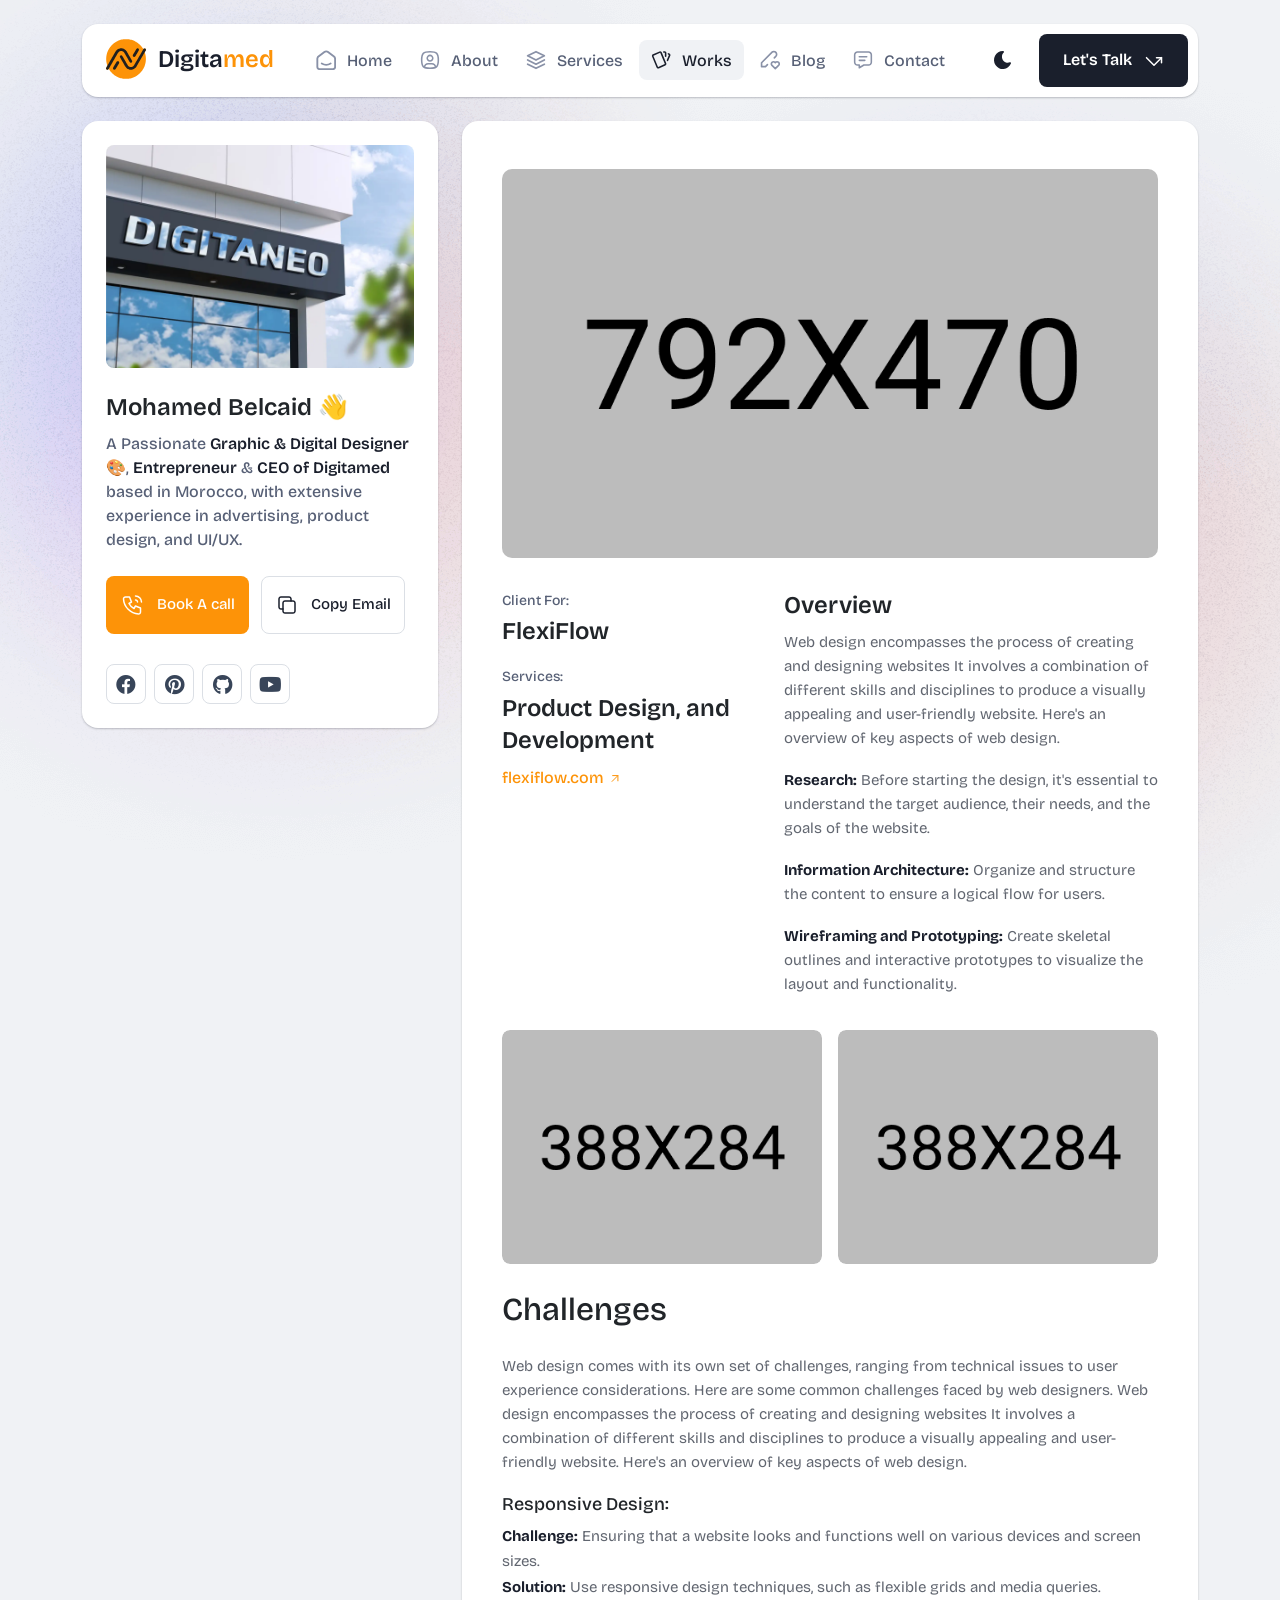
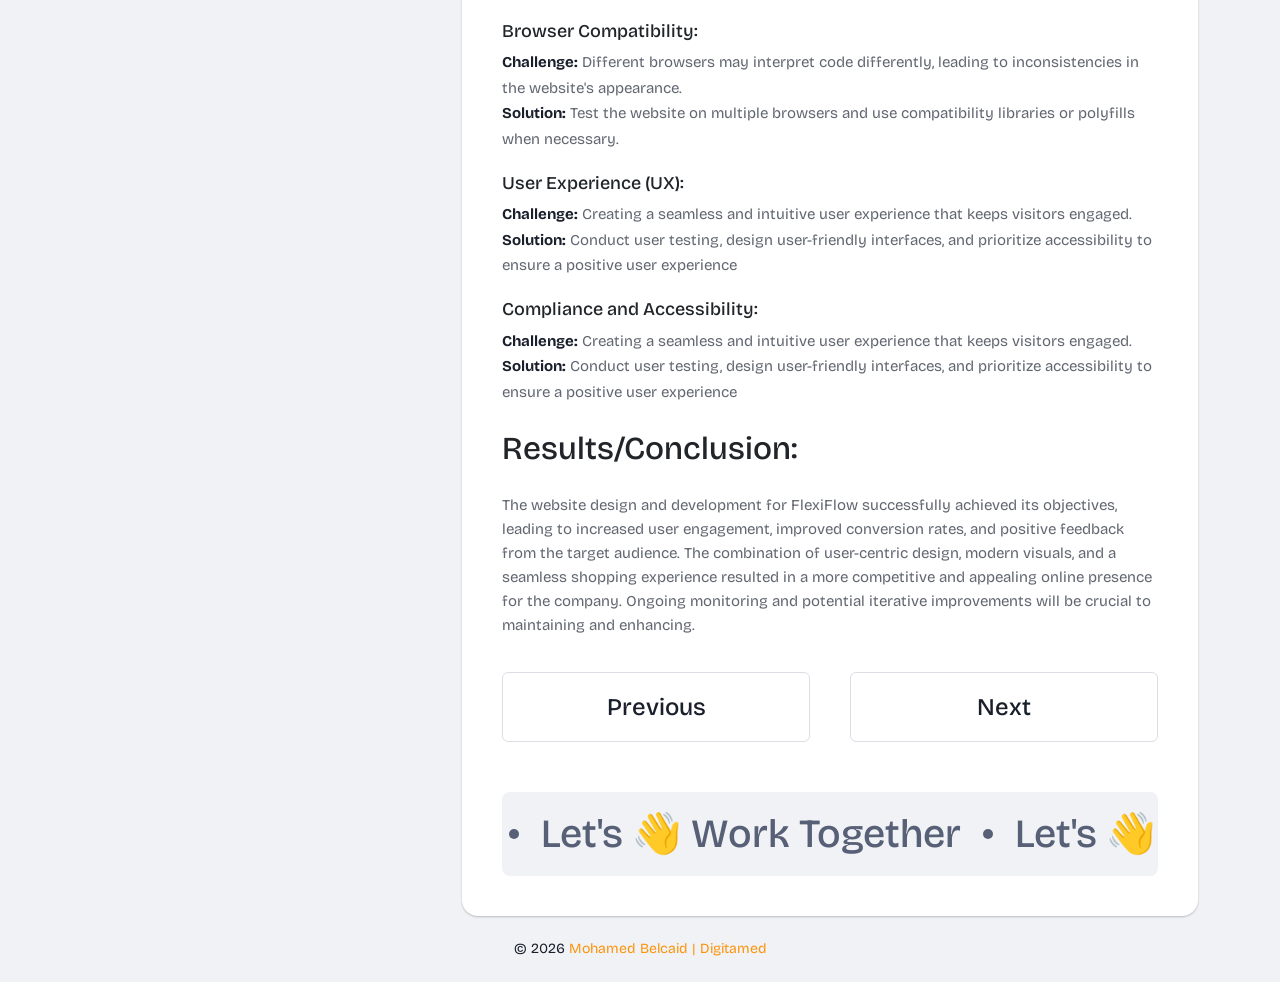
<file: works/portfolio-details.html>
<!DOCTYPE html>
<html lang="en">

<head>
  <meta charset="UTF-8">
  <meta http-equiv="X-UA-Compatible" content="IE=edge">
  <title>Portfolio Details - Mohamed Belcaid</title>
  <meta name="description" content="Bentofolio - Bootstrap Personal Portfolio Template">
  <meta name="viewport" content="width=device-width, initial-scale=1">

  <link rel="shortcut icon" type="image/x-icon" href="../assets/img/favicon.svg">
  <!-- Place favicon.ico in the root directory -->

  <!-- CSS here -->
  <link rel="stylesheet" href="../assets/css/bootstrap.min.css">
  <link rel="stylesheet" href="../assets/fontawsome/css/all.min.css">
  <link rel="stylesheet" href="../assets/fontawsome/css/fontawesome.min.css">
  <link rel="stylesheet" href="../assets/css/slick.css">
  <link rel="stylesheet" href="../assets/css/magnific-popup.css">
  <link rel="stylesheet" href="../assets/css/style.css">
  <link rel="stylesheet" href="../assets/css/responsive.css">
</head>

<body>
  <div id="page-content">
    <!-- header part start -->
    <header class="header-area">
      <nav class="navbar">
        <div class="container">
          <div class="menu-container">
            <div class="logo">
              <a class="navbar-brand me-0" href="../index.html">
                <svg width="40" height="40" viewBox="0 0 2048 2048">
                  <defs>
                    <style>
                      .s0 {
                        fill: #fd9308
                      }

                      .s1 {
                        fill: #202020
                      }
                    </style>
                  </defs>
                  <path id="Layer" class="s0"
                    d="m996 7h61l40 2 36 3 40 5 42 7 43 9 43 11 42 13 35 12 35 14 21 9 33 15 30 15 23 13 20 11 26 16 36 24 17 12 19 14 18 14 17 14 13 11 14 12 15 14 10 9 42 42 7 8 12 13 9 11 10 11 11 14 10 12 12 16 14 19 14 20 17 26 16 26 11 19v2h2l2-5 7-11 6-7 13-10 10-5 11-3 6-1h20l14 3 9 4 11 7 10 11 9 16 8 20v18l-6 14-13 23-14 25-12 21-15 26-5 9 1 6 12 36 13 46 10 42 8 42 7 49 4 40 2 30 1 28v45l-2 49-3 37-6 47-7 41-8 38-10 39-12 40-10 30-14 37-16 38-18 38-16 31-13 23-13 22-14 22-16 24-14 20-12 16-13 17-13 16-9 11-13 15-12 13-7 8-14 15-33 33-8 7-7 7-8 7-28 24-14 11-15 12-16 12-18 13-33 22-19 12-20 12-23 13-28 15-24 12-36 16-26 11-35 13-36 12-30 9-52 13-40 8-38 6-41 5-36 3-17 1-33 [base64] 7-9 12-6 7-11 9-14 8-13 4h-24l-12-5-13-7-9-7-8-7-11-15-6-11v-26l8-16 11-23 12-23 16-27 10-17 11-18-1-10-12-36-12-42-10-42-9-46-7-49-4-41-2-32-1-28v-43l2-46 3-35 4-34 7-45 7-35 9-38 10-36 12-38 15-41 12-29 11-25 17-35 10-20 13-23 15-26 15-24 17-25 12-17 13-18 14-18 13-16 11-13 9-11 14-15 7-8 12-13 35-35 8-7 14-13 8-7 14-12 17-14 14-11 21-16 17-12 23-16 16-10 19-12 22-13 27-15 29-15 34-16 38-16 29-11 38-13 41-12 44-11 45-9 45-7 36-4 42-3z" />
                  <path id="Layer" class="s1"
                    d="m738 478h79l33 6 29 8 21 8 22 10 21 12 21 14 14 11 13 11 10 9 21 21 7 8 11 13 15 20 11 17 14 24 16 29 29 49 17 29 28 49 15 27 10 17 15 27 16 28 14 25 14 24 28 50 10 17 14 25 12 21 10 18 6 12 5 14 2 9v15l-4 16-4 9-6 10-4 5-12 9-16 7-12 3-15 1-16-3-9-4-11-7-7-7-9-11-14-21-17-29-16-27-14-24-17-29-14-24-15-26-14-24-32-56-15-26-16-28-14-24-15-26-14-24-20-34-21-35-13-21-10-16-9-12-9-10-8-8-15-11-18-10-16-7-15-5-25-6-19-3-12-1h-14l-21 2-22 5-22 8-17 9-13 10-13 12-23 23-18 22-10 16-15 26-14 24-13 23-13 22-14 24-15 26-40 70-15 26-14 24-11 19-9 15-13 22-15 25-14 24-10 17-12 21-12 22-10 18-16 29-9 15-14 23-10 16-14 24-13 23-14 25-13 23-22 38-10 17-15 25-17 29-14 24-10 17-10 18-5 8-7 11-8 10-5 6-11 9-14 8-13 4h-24l-12-5-13-7-9-7-8-7-11-15-6-11v-26l8-16 11-23 12-23 16-27 10-17 11-18 4-8 10-16 16-28 14-25 10-17 14-25 13-22 16-28 10-17 17-28 15-25 15-26 15-27 26-46 15-27 16-27 15-26 17-29 16-27 16-28 14-24 12-21 15-26 16-27 14-25 15-26 14-24 15-26 12-21 12-20 8-12 11-14 12-13 7-8 8-7 11-11 11-9 14-12 19-13 14-9 18-10 21-10 22-8 36-9z" />
                  <path id="Layer" class="s1"
                    d="m1967 483h20l14 3 9 4 11 7 10 11 9 16 8 20v18l-6 14-13 23-14 25-12 21-15 26-11 20-9 15-11 19-28 48-15 26-16 27-9 16-10 17-12 21-10 17-28 48-11 19-42 72-8 14-14 24-16 28-45 78-14 24-16 28-15 26-14 24-13 23-14 24-9 16-10 17-17 29-16 26-9 14-8 11-13 16-14 15-8 8-11 9-13 11-19 13-17 11-21 12-27 13-24 9-21 6-26 5-23 3h-61l-31-5-24-6-24-8-27-12-22-12-19-12-16-12-14-11-15-14-8-7-11-12-9-10-10-13-14-19-15-23-12-20-15-26-13-23-14-25-14-24-14-25-14-24-14-25-48-84-15-26-76-133-15-29-6-15-2-9v-15l3-12 5-12 8-11 7-7 14-9 13-5 8-2h21l12 3 14 7 10 9 9 10 10 14 15 25 14 24 14 25 10 17 14 24 14 25 42 72 11 19 28 48 17 29 15 26 16 27 30 52 25 45 11 18 10 13 9 11 10 10 14 11 14 9 16 8 15 6 17 5 27 5 9 1h39l26-5 17-5 18-8 16-9 16-12 13-12 12-13 12-16 13-20 17-28 15-26 14-25 10-17 12-21 14-24 30-52 12-21 42-72 15-26 16-27 12-21 14-24 30-52 16-27 12-21 14-24 15-26 14-24 16-28 13-23 14-24 13-23 30-52 44-77 12-20 2-4h2l2-5 7-11 6-7 13-10 10-5 11-3z" />
                  <path id="Layer" class="s1"
                    d="m596 1133h22l15 4 12 6 10 9 7 8 8 15 4 14 1 6v16l-3 15-6 17-10 19-24 40-17 29-13 22-10 17-28 48-15 29-10 17-14 22-13 21-12 20-8 12-11 12-9 7-15 7-23 8-6 1h-11l-9-2-18-11-10-8-7-7-7-11-6-16-1-5v-19l4-16 6-15 8-16 8-15 12-21 30-52 17-29 8-13 19-32 15-25 17-29 13-22 17-28 12-18 11-12 13-9 15-7z" />
                  <path id="Layer" class="s1"
                    d="m1613 477h10l15 2 16 7 13 10 8 10 8 16 3 12 1 7v17l-4 17-5 12-10 18-13 22-28 48-17 29-14 24-20 34-14 24-15 26-17 29-17 28-12 17-9 10-13 10-16 8-15 4h-18l-14-4-12-6-13-11-11-16-6-15-2-8v-21l4-16 6-15 9-17 9-15 17-29 20-34 11-19 12-20 34-58 16-27 17-29 12-20 11-18 9-12 12-12 15-10 14-6 6-2z" />
                  class="logo-icon" />
                </svg>
                <span>Digita<span class="primary">med</span></span>
              </a>
            </div>
            <div class="navbar-main d-flex flex-grow-1">
              <div class="logo inner-logo d-block d-xl-none">
                <a class="navbar-brand me-0" href="../index.html">
                  <svg width="40" height="40" viewBox="0 0 2048 2048">
                    <defs>
                      <style>
                        .s0 {
                          fill: #fd9308
                        }

                        .s1 {
                          fill: #202020
                        }
                      </style>
                    </defs>
                    <path id="Layer" class="s0"
                      d="m996 7h61l40 2 36 3 40 5 42 7 43 9 43 11 42 13 35 12 35 14 21 9 33 15 30 15 23 13 20 11 26 16 36 24 17 12 19 14 18 14 17 14 13 11 14 12 15 14 10 9 42 42 7 8 12 13 9 11 10 11 11 14 10 12 12 16 14 19 14 20 17 26 16 26 11 19v2h2l2-5 7-11 6-7 13-10 10-5 11-3 6-1h20l14 3 9 4 11 7 10 11 9 16 8 20v18l-6 14-13 23-14 25-12 21-15 26-5 9 1 6 12 36 13 46 10 42 8 42 7 49 4 40 2 30 1 28v45l-2 49-3 37-6 47-7 41-8 38-10 39-12 40-10 30-14 37-16 38-18 38-16 31-13 23-13 22-14 22-16 24-14 20-12 16-13 17-13 16-9 11-13 15-12 13-7 8-14 15-33 33-8 7-7 7-8 7-28 24-14 11-15 12-16 12-18 13-33 22-19 12-20 12-23 13-28 15-24 12-36 16-26 11-35 13-36 12-30 9-52 13-40 8-38 6-41 5-36 3-17 1-33 [base64] 7-9 12-6 7-11 9-14 8-13 4h-24l-12-5-13-7-9-7-8-7-11-15-6-11v-26l8-16 11-23 12-23 16-27 10-17 11-18-1-10-12-36-12-42-10-42-9-46-7-49-4-41-2-32-1-28v-43l2-46 3-35 4-34 7-45 7-35 9-38 10-36 12-38 15-41 12-29 11-25 17-35 10-20 13-23 15-26 15-24 17-25 12-17 13-18 14-18 13-16 11-13 9-11 14-15 7-8 12-13 35-35 8-7 14-13 8-7 14-12 17-14 14-11 21-16 17-12 23-16 16-10 19-12 22-13 27-15 29-15 34-16 38-16 29-11 38-13 41-12 44-11 45-9 45-7 36-4 42-3z" />
                    <path id="Layer" class="s1"
                      d="m738 478h79l33 6 29 8 21 8 22 10 21 12 21 14 14 11 13 11 10 9 21 21 7 8 11 13 15 20 11 17 14 24 16 29 29 49 17 29 28 49 15 27 10 17 15 27 16 28 14 25 14 24 28 50 10 17 14 25 12 21 10 18 6 12 5 14 2 9v15l-4 16-4 9-6 10-4 5-12 9-16 7-12 3-15 1-16-3-9-4-11-7-7-7-9-11-14-21-17-29-16-27-14-24-17-29-14-24-15-26-14-24-32-56-15-26-16-28-14-24-15-26-14-24-20-34-21-35-13-21-10-16-9-12-9-10-8-8-15-11-18-10-16-7-15-5-25-6-19-3-12-1h-14l-21 2-22 5-22 8-17 9-13 10-13 12-23 23-18 22-10 16-15 26-14 24-13 23-13 22-14 24-15 26-40 70-15 26-14 24-11 19-9 15-13 22-15 25-14 24-10 17-12 21-12 22-10 18-16 29-9 15-14 23-10 16-14 24-13 23-14 25-13 23-22 38-10 17-15 25-17 29-14 24-10 17-10 18-5 8-7 11-8 10-5 6-11 9-14 8-13 4h-24l-12-5-13-7-9-7-8-7-11-15-6-11v-26l8-16 11-23 12-23 16-27 10-17 11-18 4-8 10-16 16-28 14-25 10-17 14-25 13-22 16-28 10-17 17-28 15-25 15-26 15-27 26-46 15-27 16-27 15-26 17-29 16-27 16-28 14-24 12-21 15-26 16-27 14-25 15-26 14-24 15-26 12-21 12-20 8-12 11-14 12-13 7-8 8-7 11-11 11-9 14-12 19-13 14-9 18-10 21-10 22-8 36-9z" />
                    <path id="Layer" class="s1"
                      d="m1967 483h20l14 3 9 4 11 7 10 11 9 16 8 20v18l-6 14-13 23-14 25-12 21-15 26-11 20-9 15-11 19-28 48-15 26-16 27-9 16-10 17-12 21-10 17-28 48-11 19-42 72-8 14-14 24-16 28-45 78-14 24-16 28-15 26-14 24-13 23-14 24-9 16-10 17-17 29-16 26-9 14-8 11-13 16-14 15-8 8-11 9-13 11-19 13-17 11-21 12-27 13-24 9-21 6-26 5-23 3h-61l-31-5-24-6-24-8-27-12-22-12-19-12-16-12-14-11-15-14-8-7-11-12-9-10-10-13-14-19-15-23-12-20-15-26-13-23-14-25-14-24-14-25-14-24-14-25-48-84-15-26-76-133-15-29-6-15-2-9v-15l3-12 5-12 8-11 7-7 14-9 13-5 8-2h21l12 3 14 7 10 9 9 10 10 14 15 25 14 24 14 25 10 17 14 24 14 25 42 72 11 19 28 48 17 29 15 26 16 27 30 52 25 45 11 18 10 13 9 11 10 10 14 11 14 9 16 8 15 6 17 5 27 5 9 1h39l26-5 17-5 18-8 16-9 16-12 13-12 12-13 12-16 13-20 17-28 15-26 14-25 10-17 12-21 14-24 30-52 12-21 42-72 15-26 16-27 12-21 14-24 30-52 16-27 12-21 14-24 15-26 14-24 16-28 13-23 14-24 13-23 30-52 44-77 12-20 2-4h2l2-5 7-11 6-7 13-10 10-5 11-3z" />
                    <path id="Layer" class="s1"
                      d="m596 1133h22l15 4 12 6 10 9 7 8 8 15 4 14 1 6v16l-3 15-6 17-10 19-24 40-17 29-13 22-10 17-28 48-15 29-10 17-14 22-13 21-12 20-8 12-11 12-9 7-15 7-23 8-6 1h-11l-9-2-18-11-10-8-7-7-7-11-6-16-1-5v-19l4-16 6-15 8-16 8-15 12-21 30-52 17-29 8-13 19-32 15-25 17-29 13-22 17-28 12-18 11-12 13-9 15-7z" />
                    <path id="Layer" class="s1"
                      d="m1613 477h10l15 2 16 7 13 10 8 10 8 16 3 12 1 7v17l-4 17-5 12-10 18-13 22-28 48-17 29-14 24-20 34-14 24-15 26-17 29-17 28-12 17-9 10-13 10-16 8-15 4h-18l-14-4-12-6-13-11-11-16-6-15-2-8v-21l4-16 6-15 9-17 9-15 17-29 20-34 11-19 12-20 34-58 16-27 17-29 12-20 11-18 9-12 12-12 15-10 14-6 6-2z" />
                    class="logo-icon" />
                  </svg>
                  <span>Digita<span class="primary">med</span></span>
                </a>
              </div>
              <ul class="navbar-info mx-auto">
                <li class="nav-item">
                  <a class="nav-link" aria-current="page" href="index.html">
                    <svg class="nav-icon" viewBox="0 0 15 15" fill="none" xmlns="http://www.w3.org/2000/svg">
                      <path
                        d="M13.475 4.92481L9.03083 1.46814C8.64082 1.16473 8.1608 1 7.66667 1C7.17254 1 6.69251 1.16473 6.3025 1.46814L1.8575 4.92481C1.59037 5.13254 1.37424 5.39858 1.22563 5.7026C1.07701 6.00662 0.99984 6.34058 1 6.67897V12.679C1 13.121 1.17559 13.5449 1.48816 13.8575C1.80072 14.17 2.22464 14.3456 2.66667 14.3456H12.6667C13.1087 14.3456 13.5326 14.17 13.8452 13.8575C14.1577 13.5449 14.3333 13.121 14.3333 12.679V6.67897C14.3333 5.99314 14.0167 5.34564 13.475 4.92481Z"
                        stroke-width="1.4" stroke-linecap="round" stroke-linejoin="round" />
                      <path d="M10.9753 10.1665C9.13359 11.2773 6.14859 11.2773 4.30859 10.1665" stroke-width="1.4"
                        stroke-linecap="round" stroke-linejoin="round" />
                    </svg>

                    <span>Home</span>
                  </a>
                </li>
                <li class="nav-item">
                  <a class="nav-link" href="about.html">
                    <svg class="nav-icon" viewBox="0 0 18 18" fill="none" xmlns="http://www.w3.org/2000/svg">
                      <path
                        d="M9 9.8335C9.66304 9.8335 10.2989 9.5701 10.7678 9.10126C11.2366 8.63242 11.5 7.99654 11.5 7.3335C11.5 6.67045 11.2366 6.03457 10.7678 5.56573C10.2989 5.09689 9.66304 4.8335 9 4.8335C8.33696 4.8335 7.70107 5.09689 7.23223 5.56573C6.76339 6.03457 6.5 6.67045 6.5 7.3335C6.5 7.99654 6.76339 8.63242 7.23223 9.10126C7.70107 9.5701 8.33696 9.8335 9 9.8335Z"
                        stroke-width="1.4" stroke-linecap="round" stroke-linejoin="round" />
                      <path
                        d="M9 1.5C15 1.5 16.5 3 16.5 9C16.5 15 15 16.5 9 16.5C3 16.5 1.5 15 1.5 9C1.5 3 3 1.5 9 1.5Z"
                        stroke-width="1.4" stroke-linecap="round" stroke-linejoin="round" />
                      <path
                        d="M4 15.7085V15.6668C4 14.7828 4.35119 13.9349 4.97631 13.3098C5.60143 12.6847 6.44928 12.3335 7.33333 12.3335H10.6667C11.5507 12.3335 12.3986 12.6847 13.0237 13.3098C13.6488 13.9349 14 14.7828 14 15.6668V15.7085"
                        stroke-width="1.4" stroke-linecap="round" stroke-linejoin="round" />
                    </svg>
                    About
                  </a>
                </li>
                <li class="nav-item">
                  <a class="nav-link" href="services.html">
                    <svg class="nav-icon" viewBox="0 0 16 16" fill="none" xmlns="http://www.w3.org/2000/svg">
                      <path d="M7.99967 1.3335L1.33301 4.66683L7.99967 8.00016L14.6663 4.66683L7.99967 1.3335Z"
                        stroke-width="1.4" stroke-linecap="round" stroke-linejoin="round" />
                      <path d="M1.33301 8L7.99967 11.3333L14.6663 8" stroke-width="1.4" stroke-linecap="round"
                        stroke-linejoin="round" />
                      <path d="M1.33301 11.3335L7.99967 14.6668L14.6663 11.3335" stroke-width="1.4"
                        stroke-linecap="round" stroke-linejoin="round" />
                    </svg>
                    Services
                  </a>
                </li>
                <li class="nav-item">
                  <a class="nav-link active" href="portfolio.html">
                    <svg class="nav-icon" viewBox="0 0 18 17" fill="none" xmlns="http://www.w3.org/2000/svg">
                      <path
                        d="M2.00326 3.99733L7.95159 1.40649C8.04974 1.36442 8.15533 1.34243 8.26212 1.34181C8.3689 1.34119 8.47473 1.36196 8.57337 1.40289C8.67201 1.44382 8.76145 1.50408 8.83642 1.58013C8.9114 1.65617 8.97039 1.74646 9.00992 1.84566L13.1133 11.764C13.1985 11.9651 13.2014 12.1917 13.1213 12.3949C13.0412 12.5982 12.8845 12.7618 12.6849 12.8507L6.73742 15.4415C6.63922 15.4837 6.53356 15.5058 6.42668 15.5065C6.3198 15.5072 6.21387 15.4864 6.11514 15.4455C6.0164 15.4046 5.92688 15.3442 5.85184 15.2681C5.7768 15.192 5.71778 15.1016 5.67826 15.0023L1.57492 5.08316C1.48963 4.88204 1.48673 4.65546 1.56684 4.45222C1.64696 4.24898 1.80367 4.08616 2.00326 3.99733Z"
                        stroke-width="1.4" stroke-linecap="round" stroke-linejoin="round" />
                      <path
                        d="M11.5 1.3335H12.3333C12.5543 1.3335 12.7663 1.42129 12.9226 1.57757C13.0789 1.73385 13.1667 1.94582 13.1667 2.16683V5.0835"
                        stroke-width="1.4" stroke-linecap="round" stroke-linejoin="round" />
                      <path
                        d="M15.6663 3C15.8863 3.09333 16.0997 3.18083 16.3063 3.2625C16.5098 3.34882 16.6706 3.51241 16.7534 3.71729C16.8362 3.92217 16.8343 4.15155 16.748 4.355L14.833 8.83334"
                        stroke-width="1.4" stroke-linecap="round" stroke-linejoin="round" />
                    </svg>
                    Works
                  </a>
                </li>
                <li class="nav-item">
                  <a class="nav-link" href="../blog.html">
                    <svg class="nav-icon" viewBox="0 0 17 16" fill="none" xmlns="http://www.w3.org/2000/svg">
                      <path
                        d="M12.1663 6.16676L13.4163 4.91676C13.6352 4.69789 13.8088 4.43805 13.9273 4.15208C14.0457 3.86612 14.1067 3.55962 14.1067 3.25009C14.1067 2.94056 14.0457 2.63406 13.9273 2.3481C13.8088 2.06213 13.6352 1.80229 13.4163 1.58342C13.1975 1.36455 12.9376 1.19094 12.6517 1.07248C12.3657 0.954033 12.0592 0.893066 11.7497 0.893066C11.4401 0.893066 11.1336 0.954033 10.8477 1.07248C10.5617 1.19094 10.3019 1.36455 10.083 1.58342L1.33301 10.3334V13.6668H4.66634L6.33301 12.0001"
                        stroke-width="1.4" stroke-linecap="round" stroke-linejoin="round" />
                      <path
                        d="M13.0004 15.3335L15.7921 12.5968C15.9633 12.4307 16.0995 12.232 16.1926 12.0124C16.2857 11.7927 16.3339 11.5567 16.3343 11.3181C16.3347 11.0796 16.2873 10.8434 16.1948 10.6235C16.1024 10.4035 15.9669 10.2044 15.7963 10.0377C15.448 9.69712 14.9806 9.50602 14.4935 9.50509C14.0065 9.50415 13.5383 9.69346 13.1888 10.0327L13.0021 10.216L12.8163 10.0327C12.4681 9.69237 12.0008 9.50143 11.5139 9.50049C11.0271 9.49956 10.5591 9.68871 10.2096 10.0277C10.0383 10.1937 9.9021 10.3924 9.80891 10.612C9.71572 10.8316 9.66746 11.0677 9.667 11.3062C9.66653 11.5447 9.71386 11.781 9.80619 12.0009C9.89853 12.2209 10.034 12.4201 10.2046 12.5868L13.0004 15.3335Z"
                        stroke-width="1.4" stroke-linecap="round" stroke-linejoin="round" />
                    </svg>
                    Blog
                  </a>
                </li>
                <li class="nav-item">
                  <a class="nav-link" href="contact.html">
                    <svg class="nav-icon" viewBox="0 0 18 17" fill="none" xmlns="http://www.w3.org/2000/svg">
                      <path d="M5.66699 5.5H12.3337" stroke-width="1.4" stroke-linecap="round"
                        stroke-linejoin="round" />
                      <path d="M5.66699 8.8335H10.667" stroke-width="1.4" stroke-linecap="round"
                        stroke-linejoin="round" />
                      <path
                        d="M14 1.3335C14.663 1.3335 15.2989 1.59689 15.7678 2.06573C16.2366 2.53457 16.5 3.17045 16.5 3.8335V10.5002C16.5 11.1632 16.2366 11.7991 15.7678 12.2679C15.2989 12.7368 14.663 13.0002 14 13.0002H9.83333L5.66667 15.5002V13.0002H4C3.33696 13.0002 2.70107 12.7368 2.23223 12.2679C1.76339 11.7991 1.5 11.1632 1.5 10.5002V3.8335C1.5 3.17045 1.76339 2.53457 2.23223 2.06573C2.70107 1.59689 3.33696 1.3335 4 1.3335H14Z"
                        stroke-width="1.4" stroke-linecap="round" stroke-linejoin="round" />
                    </svg>
                    Contact
                  </a>
                </li>
              </ul>
              <div class="header-right-info d-flex align-items-center">
                <button class="theme-control-btn">
                  <span class="dark">
                    <svg width="24" height="24" viewBox="0 0 24 24" fill="none" xmlns="http://www.w3.org/2000/svg">
                      <path
                        d="M11.8005 3C10.207 3.0003 8.64356 3.44286 7.27683 4.28049C5.91011 5.11811 4.79139 6.31937 4.04002 7.75612C3.28865 9.19288 2.93281 10.8112 3.01046 12.4386C3.08811 14.0659 3.59633 15.6411 4.48091 16.9963C5.3655 18.3514 6.59326 19.4356 8.03324 20.1333C9.47322 20.8309 11.0714 21.1157 12.6573 20.9574C14.2432 20.7991 15.7573 20.2036 17.0381 19.2344C18.319 18.2652 19.3185 16.9587 19.9301 15.4542C20.2302 14.7162 19.5111 13.9746 18.7875 14.2752C17.5475 14.7888 16.1706 14.8418 14.8963 14.425C13.622 14.0082 12.5308 13.1479 11.8126 11.9937C11.0943 10.8396 10.7943 9.4645 10.9648 8.10764C11.1353 6.75077 11.7655 5.49792 12.7458 4.5669L12.8136 4.4949C13.2986 3.9279 12.913 3.0072 12.1464 3.0072H11.9122L11.8524 3.0018L11.7996 3H11.8005Z"
                        fill="#1A1F2C" />
                    </svg>
                    <small class="theme-text d-block d-xl-none">Change appearance</small>
                  </span>
                  <span class="light">
                    <svg width="24" height="24" viewBox="0 0 24 24" fill="none" xmlns="http://www.w3.org/2000/svg">
                      <path
                        d="M12 19C12.2449 19 12.4813 19.09 12.6644 19.2527C12.8474 19.4155 12.9643 19.6397 12.993 19.883L13 20V21C12.9997 21.2549 12.9021 21.5 12.7272 21.6854C12.5522 21.8707 12.313 21.9822 12.0586 21.9972C11.8042 22.0121 11.5536 21.9293 11.3582 21.7657C11.1627 21.6021 11.0371 21.3701 11.007 21.117L11 21V20C11 19.7348 11.1054 19.4804 11.2929 19.2929C11.4804 19.1054 11.7348 19 12 19Z"
                        fill="#FD7E41" />
                      <path
                        d="M18.3127 16.9099L18.4067 16.9929L19.1067 17.6929C19.2861 17.8729 19.3902 18.1144 19.398 18.3683C19.4057 18.6223 19.3165 18.8697 19.1485 19.0602C18.9804 19.2508 18.7462 19.3702 18.4933 19.3943C18.2403 19.4184 17.9877 19.3454 17.7867 19.1899L17.6927 19.1069L16.9927 18.4069C16.8202 18.2347 16.7165 18.0053 16.7012 17.7619C16.6859 17.5186 16.76 17.278 16.9097 17.0855C17.0593 16.893 17.2741 16.7618 17.5137 16.7166C17.7533 16.6713 18.0012 16.7152 18.2107 16.8399L18.3127 16.9099Z"
                        fill="#FD7E41" />
                      <path
                        d="M7.00747 16.993C7.17965 17.1652 7.28308 17.3943 7.29836 17.6373C7.31364 17.8803 7.23972 18.1206 7.09047 18.313L7.00747 18.407L6.30747 19.107C6.12751 19.2863 5.88604 19.3905 5.63209 19.3982C5.37814 19.406 5.13076 19.3168 4.94019 19.1487C4.74963 18.9807 4.63017 18.7464 4.60607 18.4935C4.58198 18.2406 4.65506 17.988 4.81047 17.787L4.89347 17.693L5.59347 16.993C5.781 16.8055 6.03531 16.7002 6.30047 16.7002C6.56563 16.7002 6.81994 16.8055 7.00747 16.993Z"
                        fill="#FD7E41" />
                      <path
                        d="M3.99987 11C4.25475 11.0003 4.4999 11.0979 4.68524 11.2728C4.87057 11.4478 4.9821 11.687 4.99704 11.9414C5.01198 12.1958 4.92919 12.4464 4.7656 12.6418C4.60201 12.8373 4.36996 12.9629 4.11687 12.993L3.99987 13H2.99987C2.74499 12.9997 2.49984 12.9021 2.3145 12.7272C2.12916 12.5522 2.01763 12.313 2.0027 12.0586C1.98776 11.8042 2.07054 11.5536 2.23413 11.3582C2.39772 11.1627 2.62977 11.0371 2.88287 11.007L2.99987 11H3.99987Z"
                        fill="#FD7E41" />
                      <path
                        d="M20.9999 11C21.2547 11.0003 21.4999 11.0979 21.6852 11.2728C21.8706 11.4478 21.9821 11.687 21.997 11.9414C22.012 12.1958 21.9292 12.4464 21.7656 12.6418C21.602 12.8373 21.37 12.9629 21.1169 12.993L20.9999 13H19.9999C19.745 12.9997 19.4998 12.9021 19.3145 12.7272C19.1292 12.5522 19.0176 12.313 19.0027 12.0586C18.9878 11.8042 19.0705 11.5536 19.2341 11.3582C19.3977 11.1627 19.6298 11.0371 19.8829 11.007L19.9999 11H20.9999Z"
                        fill="#FD7E41" />
                      <path
                        d="M6.21264 4.80985L6.30664 4.89285L7.00664 5.59285C7.18599 5.77281 7.29011 6.01429 7.29787 6.26824C7.30562 6.52219 7.21642 6.76957 7.04839 6.96013C6.88036 7.1507 6.64609 7.27016 6.39316 7.29425C6.14024 7.31834 5.88763 7.24526 5.68664 7.08985L5.59264 7.00685L4.89264 6.30685C4.72073 6.13453 4.61757 5.90543 4.6025 5.66248C4.58744 5.41954 4.6615 5.17945 4.8108 4.98721C4.9601 4.79497 5.1744 4.66378 5.41351 4.61824C5.65262 4.57271 5.90013 4.61594 6.10964 4.73985L6.21264 4.80985Z"
                        fill="#FD7E41" />
                      <path
                        d="M19.1071 4.89288C19.2793 5.06508 19.3827 5.29418 19.398 5.5372C19.4132 5.78023 19.3393 6.02048 19.1901 6.21288L19.1071 6.30688L18.4071 7.00688C18.2271 7.18623 17.9856 7.29036 17.7317 7.29811C17.4777 7.30587 17.2304 7.21667 17.0398 7.04864C16.8492 6.8806 16.7298 6.64633 16.7057 6.39341C16.6816 6.14049 16.7547 5.88788 16.9101 5.68688L16.9931 5.59288L17.6931 4.89288C17.8806 4.70541 18.1349 4.6001 18.4001 4.6001C18.6652 4.6001 18.9196 4.70541 19.1071 4.89288Z"
                        fill="#FD7E41" />
                      <path
                        d="M12 2C12.2449 2.00003 12.4813 2.08996 12.6644 2.25272C12.8474 2.41547 12.9643 2.63975 12.993 2.883L13 3V4C12.9997 4.25488 12.9021 4.50003 12.7272 4.68537C12.5522 4.8707 12.313 4.98223 12.0586 4.99717C11.8042 5.01211 11.5536 4.92933 11.3582 4.76573C11.1627 4.60214 11.0371 4.3701 11.007 4.117L11 4V3C11 2.73478 11.1054 2.48043 11.2929 2.29289C11.4804 2.10536 11.7348 2 12 2Z"
                        fill="#FD7E41" />
                      <path
                        d="M12 7C12.9797 6.99994 13.9378 7.28769 14.7553 7.8275C15.5729 8.36731 16.2138 9.1354 16.5986 10.0364C16.9833 10.9373 17.0949 11.9315 16.9195 12.8953C16.7441 13.8592 16.2893 14.7502 15.6118 15.4579C14.9343 16.1655 14.0638 16.6585 13.1085 16.8756C12.1532 17.0928 11.1552 17.0245 10.2383 16.6793C9.3215 16.334 8.52629 15.7271 7.95146 14.9338C7.37663 14.1405 7.04752 13.1958 7.005 12.217L7 12L7.005 11.783C7.06092 10.4958 7.61161 9.27978 8.54222 8.38866C9.47284 7.49754 10.7115 7.00007 12 7Z"
                        fill="#FD7E41" />
                    </svg>
                    <small class="theme-text d-block d-xl-none">Change appearance</small>
                  </span>
                </button>
                <a href="contact.html" class="lets-talk-btn">
                  Let's Talk
                  <svg class="icon" width="20" height="20" viewBox="0 0 20 20" fill="none"
                    xmlns="http://www.w3.org/2000/svg">
                    <path d="M17.5 11.6665V6.6665H12.5" stroke="white" stroke-width="1.5" stroke-linecap="round"
                      stroke-linejoin="round" />
                    <path d="M17.5 6.6665L10 14.1665L2.5 6.6665" stroke="white" stroke-width="1.5"
                      stroke-linecap="round" stroke-linejoin="round" />
                  </svg>
                </a>
              </div>
            </div>
            <div class="mobile-menu-overlay d-block d-lg-none"></div>
            <div class="mobile-menu-control-bar d-block d-xl-none">
              <button class="mobile-menu-control-bar">
                <i class="fas fa-bars"></i>
              </button>
            </div>
          </div>
        </div>
      </nav>
    </header>
    <!-- header part end -->

    <!-- main area part start -->
    <main>

      <section class="content-box-area mt-4">
        <div class="container">
          <div class="row g-4">
            <div class="col-xl-4">
              <div class="card profile-card">
                <div class="card-body">
                  <div class="image text-center">
                    <img src="../assets/img/images/pr1.webp" alt="profile">
                  </div>
                  <div class="text">
                    <h3 class="card-title">Mohamed Belcaid 👋</h3>
                    <p>A Passionate <span>Graphic & Digital Designer</span> 🎨, <span>Entrepreneur</span> & <span>CEO of
                        Digitamed</span> based in Morocco, with extensive experience in advertising, product design, and
                      UI/UX.</p>
                    <div class="common-button-groups">
                      <a class="btn btn-call" href="tel:+212606601959">
                        <svg class="icon" width="25" height="24" viewBox="0 0 25 24" fill="none"
                          xmlns="http://www.w3.org/2000/svg">
                          <path
                            d="M5.5 4H9.5L11.5 9L9 10.5C10.071 12.6715 11.8285 14.429 14 15.5L15.5 13L20.5 15V19C20.5 19.5304 20.2893 20.0391 19.9142 20.4142C19.5391 20.7893 19.0304 21 18.5 21C14.5993 20.763 10.9202 19.1065 8.15683 16.3432C5.3935 13.5798 3.73705 9.90074 3.5 6C3.5 5.46957 3.71071 4.96086 4.08579 4.58579C4.46086 4.21071 4.96957 4 5.5 4Z"
                            stroke="white" stroke-width="1.5" stroke-linecap="round" stroke-linejoin="round" />
                          <path
                            d="M15.5 7C16.0304 7 16.5391 7.21071 16.9142 7.58579C17.2893 7.96086 17.5 8.46957 17.5 9"
                            stroke="white" stroke-width="1.5" stroke-linecap="round" stroke-linejoin="round" />
                          <path d="M15.5 3C17.0913 3 18.6174 3.63214 19.7426 4.75736C20.8679 5.88258 21.5 7.4087 21.5 9"
                            stroke="white" stroke-width="1.5" stroke-linecap="round" stroke-linejoin="round" />
                        </svg>
                        Book A call
                      </a>
                      <button class="btn btn-copy" data-clipboard-text="mohamed@belcaid.ma">
                        <svg class="icon" width="24" height="24" viewBox="0 0 24 24" fill="none"
                          xmlns="http://www.w3.org/2000/svg">
                          <path
                            d="M8 10C8 9.46957 8.21071 8.96086 8.58579 8.58579C8.96086 8.21071 9.46957 8 10 8H18C18.5304 8 19.0391 8.21071 19.4142 8.58579C19.7893 8.96086 20 9.46957 20 10V18C20 18.5304 19.7893 19.0391 19.4142 19.4142C19.0391 19.7893 18.5304 20 18 20H10C9.46957 20 8.96086 19.7893 8.58579 19.4142C8.21071 19.0391 8 18.5304 8 18V10Z"
                            stroke-width="1.5" stroke-linecap="round" stroke-linejoin="round" />
                          <path
                            d="M16 8V6C16 5.46957 15.7893 4.96086 15.4142 4.58579C15.0391 4.21071 14.5304 4 14 4H6C5.46957 4 4.96086 4.21071 4.58579 4.58579C4.21071 4.96086 4 5.46957 4 6V14C4 14.5304 4.21071 15.0391 4.58579 15.4142C4.96086 15.7893 5.46957 16 6 16H8"
                            stroke-width="1.5" stroke-linecap="round" stroke-linejoin="round" />
                        </svg>
                        Copy Email
                      </button>
                    </div>
                    <div class="social-media-icon">
                      <ul class="list-unstyled">
                        <li><a href="https://facebook.com/belcaid" target="_blank"><i class="fab fa-facebook"></i></a>
                        </li>
                        <li><a href="https://www.pinterest.com/digitamed/" target="_blank"><i
                              class="fab fa-pinterest"></i></a></li>
                        <li><a href="https://github.com/Digita-med" target="_blank"><i class="fab fa-github"></i></a>
                        </li>
                        <li><a href="https://www.youtube.com/@belcaid" target="_blank"><i
                              class="fab fa-youtube"></i></a></li>
                      </ul>
                    </div>
                  </div>
                </div>
              </div>
            </div>
            <div class="col-xl-8">
              <div class="card content-box-card">
                <div class="card-body portfolio-card">
                  <div class="portfolio-details-area">
                    <div class="main-image">
                      <img src="../assets/img/projects/project-details-1.png" alt="project-details-1">
                    </div>
                    <div class="portfolio-details-text">
                      <div class="short-info">
                        <div class="info-item">
                          <p class="subtitle">Client For:</p>
                          <h4 class="card-title">FlexiFlow</h4>
                        </div>
                        <div class="info-item">
                          <p class="subtitle">Services:</p>
                          <h4 class="card-title">Product Design, and Development</h4>
                          <a href="#" class="website">
                            flexiflow.com
                            <svg class="arrow-up" width="14" height="15" viewBox="0 0 14 15" fill="none"
                              xmlns="http://www.w3.org/2000/svg">
                              <path d="M9.91634 4.5835L4.08301 10.4168" stroke-linecap="round" stroke-linejoin="round">
                              </path>
                              <path d="M4.66699 4.5835H9.91699V9.8335" stroke-linecap="round" stroke-linejoin="round">
                              </path>
                            </svg>
                          </a>
                        </div>
                      </div>
                      <div class="overview">
                        <h4 class="card-title">Overview</h4>
                        <p>Web design encompasses the process of creating and designing websites It involves a
                          combination of different skills and disciplines to produce a visually appealing and
                          user-friendly website. Here's an overview of key aspects of web design.</p>
                        <p>
                          <b>Research:</b> Before starting the design, it's essential to understand the target audience,
                          their
                          needs, and the goals of the website.

                        </p>
                        <p><b>Information Architecture:</b> Organize and structure the content to ensure a logical flow
                          for
                          users.</p>
                        <p> <b>Wireframing and Prototyping:</b> Create skeletal outlines and interactive prototypes to
                          visualize
                          the layout and functionality.</p>
                      </div>
                    </div>
                    <div class="inner-images">
                      <div class="row g-3">
                        <div class="col-md-6">
                          <div class="image-item">
                            <img src="../assets/img/projects/project-details-2.png" alt="project-details-2"
                              class="img-fluid w-100">
                          </div>
                        </div>
                        <div class="col-md-6">
                          <div class="image-item">
                            <img src="../assets/img/projects/project-details-3.png" alt="project-details-3"
                              class="img-fluid w-100">
                          </div>
                        </div>
                      </div>
                    </div>
                    <div class="more-info-block">
                      <h3 class="more-info-title">Challenges</h3>
                      <p>Web design comes with its own set of challenges, ranging from technical issues to user
                        experience considerations. Here are some common challenges faced by web designers. Web design
                        encompasses the process of creating and designing websites It involves a combination of
                        different skills and disciplines to produce a visually appealing and user-friendly website.
                        Here's an overview of key aspects of web design.</p>
                      <h5 class="more-info-subtitle">Responsive Design:</h5>
                      <ul class="list-unstyled">
                        <li>
                          <b>Challenge:</b> Ensuring that a website looks and functions well on various devices and
                          screen
                          sizes.
                        </li>
                        <li>
                          <b>Solution:</b> Use responsive design techniques, such as flexible grids and media queries.
                        </li>
                      </ul>
                      <h5 class="more-info-subtitle">Browser Compatibility:
                      </h5>
                      <ul class="list-unstyled">
                        <li>
                          <b>Challenge:</b> Different browsers may interpret code differently, leading to
                          inconsistencies
                          in the website's appearance.
                        </li>
                        <li>
                          <b>Solution:</b> Test the website on multiple browsers and use compatibility libraries or
                          polyfills when necessary.
                        </li>
                      </ul>

                      <h5 class="more-info-subtitle">User Experience (UX):
                      </h5>
                      <ul class="list-unstyled">
                        <li>
                          <b>Challenge:</b> Creating a seamless and intuitive user experience that keeps visitors
                          engaged.
                        </li>
                        <li>
                          <b> Solution:</b>
                          Conduct user testing, design user-friendly interfaces, and prioritize accessibility to ensure
                          a
                          positive user experience
                        </li>
                      </ul>
                      <h5 class="more-info-subtitle">Compliance and Accessibility:
                      </h5>
                      <ul class="list-unstyled">
                        <li>
                          <b>Challenge:</b> Creating a seamless and intuitive user experience that keeps visitors
                          engaged.
                        </li>
                        <li>
                          <b>Solution:</b> Conduct user testing, design user-friendly interfaces, and prioritize
                          accessibility to ensure a positive user experience
                        </li>
                      </ul>

                      <h3 class="more-info-title">Results/Conclusion:</h3>
                      <p>The website design and development for FlexiFlow successfully achieved its objectives, leading
                        to increased user engagement, improved conversion rates, and positive feedback from the target
                        audience. The combination of user-centric design, modern visuals, and a seamless shopping
                        experience resulted in a more competitive and appealing online presence for the company. Ongoing
                        monitoring and potential iterative improvements will be crucial to maintaining and enhancing.
                      </p>
                    </div>
                    <div class="prev-and-next-btn">
                      <button class="btn btn-prev">Previous</button>
                      <button class="btn btn-next">Next</button>
                    </div>
                  </div>

                  <div class="work-together-slider">
                    <div class="slider-main d-flex gap-4 align-items-center">
                      <div class="slider-item">
                        <a href="contact.html">Let's 👋 Work Together</a>
                        <a href="contact.html">Let's 👋 Work Together</a>
                      </div>
                      <div class="slider-item">
                        <a href="contact.html">Let's 👋 Work Together</a>
                        <a href="contact.html">Let's 👋 Work Together</a>
                      </div>
                    </div>
                  </div>
                </div>
              </div>
            </div>
          </div>
        </div>
      </section>

      <!-- background shape area start -->
      <div class="background-shapes">
        <div class="shape-1 common-shape">
          <img src="../assets/img/bg/banner-shape-1.png" alt="banner-shape-1">
        </div>
        <div class="shape-2 common-shape">
          <img src="../assets/img/bg/banner-shape-1.png" alt="banner-shape-1">
        </div>
        <div class="threed-shape-1 move-with-cursor" data-value="1">
          <img src="../assets/img/bg/object-3d-1.png" alt="object-3d-1">
        </div>
        <div class="threed-shape-2 move-with-cursor" data-value="1">
          <img src="../assets/img/bg/object-3d-2.png" alt="object-3d-2">
        </div>
      </div>
      <!-- background shape area end -->
    </main>
    <!-- main area part end -->

    <!-- footer part start -->
    <footer class="footer-area">
      <div class="container">
        <div class="text text-center">
          <p>© 2026 <a href="https://belcaid.ma"> Mohamed Belcaid | Digitamed</a></p>
        </div>
      </div>
    </footer>
    <!-- footer part end -->
  </div>

  <!-- JS here -->
  <script src="../assets/js/vendor/jquery-3.6.0.min.js"></script>
  <script src="../assets/js/bootstrap.bundle.min.js"></script>
  <script src="../assets/js/jquery.magnific-popup.min.js"></script>
  <script src="../assets/js/ajax-form.js"></script>
  <script src="../assets/js/clipboard.min.js"></script>
  <script src="../assets/js/slick.min.js"></script>
  <script src="../assets/js/script.js"></script>
</body>


</html>
</file>
<file: assets/css/responsive.css>
@media (max-width:1399.98px) {
  .common-button-groups .btn {
    padding: 16px 13px;
    font-size: 15px;
  }

  .card-title {
    gap: 15px;
  }

  .background-shapes .threed-shape-1 {
    display: none;
  }

  .background-shapes .threed-shape-2 {
    display: none;
  }

  .work-experience-card .work-experience-slider li {
    display: flex !important;
    gap: 5px;
  }

  .work-experience-card .work-experience-slider li .date {
    margin-right: 30px;
  }

  .content-box-card .working-with-area .working-with-main {
    gap: 16px;
  }

  .article-publications-item .text .title {
    font-size: 20px;
  }

  .services .services-item {
    height: 100%;
  }

  .content-box-card .frequently-asked-questions .accordion-button {
    font-size: 18px;
    line-height: 1.5em;
  }

  .content-box-card .frequently-asked-questions .accordion-button {
    padding: 20px 24px;
  }

  .content-box-card .frequently-asked-questions .accordion-body p {
    font-size: 16px;
  }

  .portfolio-area .portfolio-item .image {
    padding: 24px;
  }

  .article-details-area .article-details-text .main-title {
    font-size: 24px;
    line-height: 1.3em;
  }

  .article-details-area .article-details-text p {
    font-size: 16px;
  }

  .article-details-area .article-details-text blockquote p {
    font-size: 16px;
  }

  .article-details-area .article-details-text .listed-info li {
    font-size: 16px;
    padding-bottom: 10px;
  }

  .leave-comments-area .comments-box {
    padding: 24px;
  }
}

@media (max-width:1199.98px) {
  .navbar .navbar-main {
    position: fixed;
    top: 0;
    left: -260px;
    width: 260px;
    height: 100%;
    background-color: var(--white);
    z-index: 9999;
    padding: 24px;
    transition: all linear 0.2s;
  }

  .header-area .container .navbar-main {
    flex-direction: column;
    overflow-y: auto;
  }

  .header-area .container .inner-logo {
    width: 100%;
    padding: 0 10px;
  }

  .header-area .container .navbar-info {
    margin: 0;
    margin-top: 26px;
    margin-bottom: 30px;
    width: 100%;
  }

  .header-area .navbar-info .nav-item {
    margin-bottom: 8px;
    display: block;
  }

  .header-area .header-right-info .lets-talk-btn {
    display: block;
    width: 100%;
  }

  .header-right-info {
    display: block !important;
    margin-top: auto;
    width: 100%;
  }

  .header-area .header-right-info .lets-talk-btn {
    margin-left: 0;
    text-align: center;
  }

  .header-area .header-right-info .theme-control-btn span {
    width: 100%;
    justify-content: flex-start;
    height: 40px;
    padding: 0 15px;
  }

  .header-area .header-right-info .theme-control-btn span small {
    font-size: 14px;
    font-weight: 400;
    color: #576076;
    margin-left: 10px;
  }

  .header-area .header-right-info .theme-control-btn {
    background-color: transparent;
    border: 0;
    width: 100%;
    margin-bottom: 12px;
  }

  .mobile-menu-overlay {
    position: fixed;
    top: 0;
    left: 0;
    width: 100%;
    height: 100%;
    background-color: rgba(14, 16, 24, 0.5);
    z-index: 999;
    visibility: hidden;
    opacity: 0;
    transition: all linear 0.2s;
  }

  .header-area .menu-container {
    justify-content: space-between;
    align-items: center;
    padding: 14px 10px 10px 24px;
  }

  .mobile-menu-overlay.show {
    visibility: visible;
    opacity: 1;
  }

  .profile-card .image {
    margin: 0px;
  }

  .profile-card .image img {
    object-fit: cover;
    height: 100%;
  }

  .common-button-groups .btn {
    padding: 16px 24px;
    font-size: 16px;
  }

  .expertise-card {
    height: unset;
  }

  .content-box-card .card-body {
    padding: 24px 24px 24px;
  }

  .content-box-card .top-info {
    display: flex;
    flex-direction: column;
  }

  .content-box-card .available-btn span {
    font-size: 16px;
    display: inline-block;
  }

  .content-box-card .available-btn {
    order: 1;
  }

  .content-box-card .top-info .text {
    order: 2;
  }

  .content-box-card .top-info .text {
    max-width: unset;
  }

  .content-box-card .top-info {
    gap: 24px;
  }

  .content-box-card .top-info .main-title {
    font-size: 30px;
    line-height: 1.2em;
  }

  .content-box-card .top-info p {
    font-size: 18px;
    line-height: 1.5em;
  }

  .content-box-card .top-info p b {
    font-size: 18px;
  }

  .content-box-card .main-common-title {
    font-size: 24px;
    line-height: 1.3em;
  }

  .content-box-card .working-with-area .working-with-main {
    gap: 8px;
  }

  .content-box-card .working-with-area .working-with-main .items {
    width: 60px;
    border-radius: 8px;
    height: 60px;
  }

  .content-box-card .working-with-area .working-with-main .items img {
    width: 32px;
    height: 32px;
  }

  .content-box-card .client-feedback-slider .icon {
    top: -65px;
  }

  .content-box-card .counter-area .counter .counter-item .number {
    font-size: 30px;
    line-height: 1.2em;
  }

  .content-box-card .counter-area .circle-area {
    display: none;
  }

  .content-box-card .top-info {
    margin-bottom: 40px;
  }

  .content-box-card .counter-area {
    margin-bottom: 40px;
  }

  .portfolio-area .portfolio-item .text .info .title {
    font-size: 20px;
    line-height: 1.4em;
  }

  .article-details-card {
    padding-top: 24px !important;
  }

  .contact-card .common-button-groups {
    margin-top: 0px;
    order: 2;
  }

  .portfolio-details-area .more-info-block .more-info-title {
    font-size: 24px;
    margin-bottom: 14px;
  }

  .portfolio-details-area .prev-and-next-btn .btn {
    font-size: 20px;
  }
}

@media (max-width:991.98px) {
  .services-item {
    padding: 16px 13px 16px 13px;
  }

  .content-box-card .working-with-area .working-with-main .items {
    width: 57px;
    height: 57px;
  }

  .article-details-area .article-details-text {
    margin-top: 26px;
  }

  .article-details-area .article-details-text .main-title {
    margin-bottom: 24px;
  }

  .article-details-area .article-details-text .tags-and-share {
    margin-bottom: 40px;
  }

  .leave-comments-area {
    margin-top: 40px;
  }

  .portfolio-details-area .prev-and-next-btn {
    column-gap: 16px;
  }
}

@media (max-width:767.98px) {
  .content-box-card .working-with-area .working-with-main .items {
    width: 73px;
    height: 73px;
  }

  .content-box-card .awards-recognitions .awards-item {
    display: block;
  }

  .content-box-card .awards-recognitions .awards-item .award-name {
    display: block;
  }

  .content-box-card .awards-recognitions .awards-item .award-name .icon {
    margin-bottom: 15px;
  }

  .content-box-card .awards-recognitions .awards-item .project-btn {
    text-align: right;
    margin-top: 15px;
  }

  .content-box-card .awards-recognitions .awards-item .winner-tag {
    margin-top: 15px;
  }

  .content-box-card .work-together-slider a {
    font-size: 30px;
    line-height: 1.2em;
  }

  .portfolio-area .portfolio-item .text .info .title {
    font-size: 18px;
  }

  .portfolio-area .portfolio-item .image {
    padding: 14px;
    border-radius: 8px;
  }

  .article-details-area .article-details-text .tags-and-share {
    display: flex;
    justify-content: space-between;
    gap: 20px;
    align-items: flex-start;
    margin-top: 30px;
    margin-bottom: 60px;
    flex-direction: column;
    justify-content: flex-start;
  }

  .portfolio-details-text {
    flex-direction: column;
  }

  .portfolio-details-text .overview {
    margin-top: 20px;
  }

  .portfolio-details-text .short-info {
    max-width: 100%;
  }

  .portfolio-details-area .prev-and-next-btn {
    column-gap: 16px;
  }
}

@media (max-width:575.98px) {
  .common-button-groups .btn.btn-copy {
    margin-top: 8px;
  }

  .work-experience-card .work-experience-slider li {
    flex-direction: column;
  }

  .card-title {
    gap: 6px;
    flex-direction: column;
    align-items: flex-start;
  }

  .services-item {
    height: 100%;
  }

  .services-item {
    padding: 10px 10px 14px 10px;
  }

  .content-box-card .counter-area .counter {
    max-width: 100%;
  }

  .content-box-card .counter-area .counter {
    gap: 26px;
    flex-wrap: wrap;
  }

  .content-box-card .client-feedback .feedback-item .feedback-top-info {
    gap: 25px;
  }

  .content-box-card .client-feedback-slider .icon.left {
    right: unset;
    left: 12px;
  }

  .content-box-card .client-feedback-slider .icon.right {
    left: 58px;
  }

  .client-feedback .main-common-title {
    padding-bottom: 56px;
  }

  .content-box-card .article-publications-slider .icon.left {
    right: unset;
    left: 12px;
  }

  .content-box-card .article-publications-slider .icon.right {
    left: 58px;
  }

  .article-publications .main-common-title {
    padding-bottom: 56px;
  }

  .portfolio-area .portfolio-item .text {
    padding: 24px 0;
    gap: 5px;
    flex-direction: column;
    padding-top: 14px;
  }

  .portfolio-area .portfolio-item .text .info .title {
    border-bottom: none;
  }

  .portfolio-details-area .prev-and-next-btn {
    flex-direction: column;
    row-gap: 12px;
  }

  .portfolio-details-area .prev-and-next-btn .btn {
    width: 100%;
    font-size: 18px;
    height: 64px;
  }
}
</file>
<file: assets/css/style.css>
/*
  Theme Name: Bentofolio - Bootstrap Personal Portfolio Template
  Support: marveltheme@gmail.com
  Description: Bentofolio - Bootstrap Personal Portfolio Template
  Version: 1.0
*/

/* CSS Index
============================
01. Variable CSS
02. Common CSS
03. Header
04. Home
05. About
06. Services
07. Portfolio
08. Blog
09. Contact
10. Footer
11. Theme Control
============================
*/

/*=============================
	1. Google Fonts
===============================*/
@import url('https://fonts.googleapis.com/css2?family=Bricolage+Grotesque:opsz,wght@12..96,300;12..96,400;12..96,500;12..96,600;12..96,700&display=swap');

/*=============================
	01. Variable CSS start
===============================*/

:root {
	--font-family: "Bricolage Grotesque", sans-serif;
	--primary: #fd9308;
	--black: #1A1F2C;
	--light-black: #576076;
	--white: #ffffff;
	--dark-theme-bg: #000;
	--dark-theme-black: #0E1018;
	--dark-theme-white: #f0f2f5;
	--dark-theme-light-white: rgba(240, 242, 245, 0.7);
	--paragraph: #616670;
	--background: #F0F2F5;
	--font-size: 16px;
	--font-weight: 400;
	--line-height: 1.6em;
	--transision: all 0.1s ease-out 0s;
	--border: #DBDFE5;
}

/*=============================
	02. Common CSS start
===============================*/

* {
	margin: 0;
	padding: 0;
	outline: none;
	box-sizing: border-box;
}

body {
	font-family: var(--font-family);
	font-weight: var(--font-weight);
	font-size: var(--font-size);
	line-height: var(--line-height);
	color: var(--black);
	overflow-x: hidden;
	background-color: var(--background);
	padding: 24px 0 24px 0;
	min-height: 100vh;
}

h1,
h2,
h3,
h4,
h5,
h6 {
	margin: 0;
	padding: 0;
}

a,
span,
small {
	display: inline-block;
}

a,
button {
	-webkit-transition: all 0.1s ease-out 0s;
	-moz-transition: all 0.1s ease-out 0s;
	-ms-transition: all 0.1s ease-out 0s;
	-o-transition: all 0.1s ease-out 0s;
	transition: all 0.1s ease-out 0s;
	text-decoration: none;
}

a:focus,
.btn:focus,
button:focus {
	text-decoration: none;
	outline: none;
	box-shadow: none;
}


ul,
ol {
	margin: 0;
	padding: 0;
}

p {
	font-size: var(--font-size);
	font-weight: var(--font-weight);
	line-height: var(--line-height);
	color: var(--paragraph);
	margin: 0;
	padding: 0;
}

.uppercase {
	text-transform: uppercase;
}

.capitalize {
	text-transform: capitalize;
}

*::-moz-selection {
	background: var(--primary);
	color: var(--white);
	text-shadow: none;
}

::-moz-selection {
	background: var(--primary);
	color: var(--white);
	text-shadow: none;
}

::selection {
	background: var(--primary);
	color: var(--white);
	text-shadow: none;
}

.mt-24 {
	margin-top: 24px;
}

.mb-24 {
	margin-bottom: 24px;
}

#page-content {
	display: none;
}

/* background shapes start */
.background-shapes .shape-1 {
	position: fixed;
	top: -20%;
	left: -20%;
	z-index: -1;
}

.background-shapes .shape-2 {
	position: fixed;
	bottom: -20%;
	right: -20%;
	z-index: -1;
}

.background-shapes .common-shape {
	animation: rotateAnimation 60s infinite linear;
}

@keyframes rotateAnimation {
	from {
		transform: rotate(0deg);
	}

	to {
		transform: rotate(360deg);
		/* Rotates the element 360 degrees */
	}
}

.background-shapes .threed-shape-1 {
	position: fixed;
	top: 20%;
	left: 10%;
	z-index: -1;
}

.background-shapes .threed-shape-2 {
	position: fixed;
	bottom: 20%;
	right: 9%;
	z-index: -1;
}

/* card title start */
.card-title {
	font-size: 24px;
	font-weight: 600;
	line-height: 1.333em;
	display: flex;
	align-items: center;
	justify-content: space-between;
	gap: 24px;
}

.card-title .link-btn {
	font-size: 16px;
	font-weight: 400;
	color: var(--primary);
	line-height: 1.5em;
	border-bottom: 1px solid var(--border);
}

.card-title .link-btn:hover {
	border-color: var(--primary);
}

.card-title .link-btn .icon {
	stroke: var(--primary);
}

/*=============================
	03. Header CSS Start
===============================*/

.header-area {
	width: 100%;
	z-index: 99;
	position: sticky;
	top: 0;
}

.header-area .menu-container {
	background-color: var(--white);
	box-shadow: 0 1px 2px 0 rgba(26, 31, 44, 0.25);
	border-radius: 16px;
	padding: 10px 10px 10px 24px;
	display: flex;
	width: 100%;
	align-items: center;
	gap: 15px;
}

.header-area .container .navbar-main {
	display: inline-flex;
	gap: 12px;
	align-items: center;
}

.header-area .container .navbar-brand {
	display: inline-flex;
	gap: 12px;
	align-items: center;
}

.header-area .container .navbar-brand .logo-icon {
	fill: var(--black);
}

.header-area .container .navbar-brand span {
	font-size: 24px;
	font-weight: 600;
	line-height: 1em;
	color: var(--black);
}

.header-area .container .navbar-brand span.primary {
	color: var(--primary);
}

.header-area .navbar {
	padding: 0;
}

.header-area .navbar-expand-lg .navbar-info {
	display: block !important;
}

.header-area .navbar-expand-lg .navbar-info .nav-link {
	padding: 0;
}

.header-area .navbar-info .nav-item {
	position: relative;
	display: inline-block;
}

.header-area .navbar-info .nav-link {
	color: var(--light-black);
	font-size: 16px;
	font-weight: 500;
	line-height: 120%;
	display: flex;
	align-items: center;
	padding: 10px 12px !important;
	border-radius: 8px;
}

.header-area .navbar-info .nav-link .nav-icon {
	stroke: #8991A7;
	width: 20px;
	height: 20px;
	margin-right: 11px;
	transition: var(--transision);
}

.header-area .navbar-info .nav-link.active {
	color: var(--black);
	background-color: var(--background);
}

.header-area .navbar-info .nav-link.active .nav-icon {
	stroke: var(--black);
}

.header-area .navbar-info .nav-item:hover .nav-link {
	background-color: var(--background);
}

.header-area .navbar-info .nav-item:hover .nav-link .nav-icon {
	stroke: var(--black);
}

.header-area .header-right-info .theme-control-btn {
	background-color: transparent;
	border: 0;
}

.header-area .header-right-info .theme-control-btn span {
	width: 40px;
	height: 40px;
	border-radius: 5px;
	background-color: transparent;
	display: flex;
	justify-content: center;
	align-items: center;
	transition: var(--transision);
}

.theme-control-btn .light {
	display: none !important;
}

.dark-theme .theme-control-btn .dark {
	display: none !important;
}

.dark-theme .theme-control-btn .light {
	display: flex !important;
}

.header-area .header-right-info .theme-control-btn span:hover {
	background-color: var(--background);
}

.header-area .header-right-info .lets-talk-btn {
	background-color: var(--black);
	border-radius: 8px;
	padding: 16px 24px;
	font-size: 16px;
	font-weight: 600;
	color: var(--white);
	line-height: 1.2em;
	margin-left: 16px;
}

.header-area .header-right-info .lets-talk-btn:hover {
	background-color: var(--primary);
}

.header-area .header-right-info .lets-talk-btn .icon {
	margin-left: 8px;
}

.header-area .mobile-menu-control-bar .mobile-menu-control-bar {
	background-color: transparent;
	border: 0;
	font-size: 22px;
	margin-top: 2px;
	margin-right: 5px;
}

.navbar-main.show {
	left: 0 !important;
}

/*=============================
	04. Home page CSS Start
===============================*/

.home-area {
	margin-top: 24px;
}

.card {
	border: 0;
	background-color: var(--white);
	box-shadow: 0 1px 2px 0 rgba(26, 31, 44, 0.25);
	border-radius: 16px;
	height: 100%;
}

.card-body {
	padding: 24px;
}

.profile-card .image {
	background-color: var(--background);
	border-radius: 8px;
	overflow: hidden;
}

.profile-card .image img {
	width: 100%;
}

.profile-card .text {
	margin-top: 24px;
}

.profile-card .text p {
	margin-top: 8px;
	color: var(--light-black);
	font-size: 16px;
	font-weight: 500;
	line-height: 1.5em;
}

.profile-card .text p span {
	color: var(--black);
	font-weight: 600;
}

.common-button-groups {
	margin-top: 24px;
}

.common-button-groups .btn {
	background-color: var(--primary);
	border-radius: 8px;
	padding: 16px 24px;
	font-size: 16px;
	font-weight: 500;
	color: var(--white);
	line-height: 1.5em;
	margin-right: 8px;
}

.common-button-groups .btn:hover {
	background-color: #2563EB;
}

.common-button-groups .btn .icon {
	margin-right: 8px;
}

.common-button-groups .btn.btn-call:focus {
	color: var(--white);
	border-color: transparent;
}

.common-button-groups .btn.btn-copy {
	border: 1px solid var(--border);
	background-color: transparent;
	color: var(--black);
	position: relative;
}

.common-button-groups .btn.btn-copy .icon {
	stroke: #1A1F2C;
	transition: var(--transision);
}

.common-button-groups .btn.btn-copy::before {
	position: absolute;
	content: "Copied to clipboard";
	background-color: var(--black);
	font-size: 12px;
	font-weight: 600;
	color: var(--white);
	border-radius: 5px;
	padding: 4px 12px;
	line-height: 14px;
	white-space: nowrap;
	top: -28px;
	left: 50%;
	transform: translateX(-50%);
	display: none;
}

.common-button-groups .btn.btn-copy.active::before {
	display: block !important;
}

.common-button-groups .btn.btn-copy:hover {
	background-color: var(--background);
}

.social-media-icon {
	margin-top: 30px;
}

.social-media-icon ul li {
	display: inline-block;
}

.social-media-icon ul li {
	margin-right: 4px;
}

.social-media-icon ul li a {
	color: #384559;
	font-size: 20px;
	width: 40px;
	height: 40px;
	border-radius: 8px;
	border: 1px solid var(--border);
	text-align: center;
	line-height: 40px;
}

.social-media-icon ul li a:hover {
	color: var(--primary);
}

.card-projects .project-item .image {
	background-color: var(--background);
	padding: 0px;
	padding-bottom: 0;
	border-radius: 8px;
	overflow: hidden;
	position: relative;
}

.card-projects .project-item .image img {
	border-radius: 8px;
	border-bottom-right-radius: 0;
	border-bottom-left-radius: 0;
}

.card-projects .project-item .image .info {
	position: absolute;
	bottom: 0;
	left: 0;
	background-image: linear-gradient(rgba(0, 0, 0, 0), rgba(0, 0, 0, 0.2));
	width: 100%;
}

.card-projects .project-item .image .info .category {
	font-size: 12px;
	font-weight: 500;
	color: var(--primary);
	background-color: var(--white);
	border-radius: 4px;
	padding: 4px 8px;
	margin: 16px;
	line-height: 1.333em;
}

.card-projects .project-item .image .full-image-preview {
	position: absolute;
	top: 50%;
	left: 50%;
	transform: translate(-50%);
	z-index: 9;
	width: 40px;
	height: 40px;
	background-color: var(--white);
	border-radius: 50%;
	text-align: center;
	line-height: 38px;
	color: var(--primary);
	filter: drop-shadow(0 12px 12px rgba(26, 31, 44, 0.25));
	margin-top: -10px;
	transition: var(--transision);
	visibility: hidden;
	opacity: 0;
}

.card-projects .project-item .image .full-image-preview .icon {
	width: 22px;
	height: 22px;
}

.card-projects .project-item .image:hover .full-image-preview {
	visibility: visible;
	opacity: 1;
}

.work-experience-card {
	overflow: hidden;
	height: 350px; /* Increased to fit content better */
}

.work-experience-card .work-experience-main {
	max-height: 280px;
	overflow: hidden;
	position: relative;
}

.work-experience-card .work-experience-slider {
	display: flex;
	flex-direction: column;
	gap: 16px;
	animation: scrollExperience 15s linear infinite;
}

@keyframes scrollExperience {
	0% {
		transform: translateY(0);
	}
	100% {
		transform: translateY(calc(-50% - 8px)); /* 8px is half of the gap (16px) */
	}
}

.work-experience-card .work-experience-main:hover .work-experience-slider {
	animation-play-state: paused;
}

.work-experience-card .work-experience-slider li {
	display: flex !important;
	gap: 20px;
	padding: 10px 0;
}

.work-experience-card .work-experience-slider li .date {
	min-width: 90px;
}

.work-experience-card .work-experience-slider li .date p {
	font-size: 14px;
	font-weight: 500;
	color: var(--light-black);
}

.work-experience-card .work-experience-slider li .info {
	display: flex;
	align-items: center;
	gap: 12px;
}

.work-experience-card .work-experience-slider li .info .icon {
	border-radius: 8px;
	width: 32px;
	height: 32px;
	background-color: var(--background);
	display: flex;
	justify-content: center;
	align-items: center;
}

.work-experience-card .work-experience-slider li .info .icon img {
	width: 20px;
}

.work-experience-card .work-experience-slider li .info .text .title {
	font-size: 16px;
	font-weight: 600;
	color: var(--black);
	line-height: 1.5em;
}

.work-experience-card .work-experience-slider li .info .text .subtitle {
	font-size: 14px;
	font-weight: 400;
	color: var(--light-black);
	line-height: 1.42em;
}

.expertise-card {
	height: 299px;
}

.expertise-card .expertise-item {
	text-align: center;
}

.expertise-card .expertise-item .image {
	background-color: var(--background);
	border-radius: 8px;
	padding: 14px 10px;
}

.expertise-card .expertise-item .image img {
	width: 32px;
	height: 32px;
}

.expertise-card .expertise-item .text .title {
	font-size: 16px;
	font-weight: 500;
	color: var(--black);
	line-height: 1.5em;
	margin-top: 8px;
}

.services-item {
	background-color: var(--background);
	padding: 16px 16px 24px 16px;
	border-radius: 16px;
}

.services-item .image {
	background-color: var(--white);
	border-radius: 8px;
	padding: 25px 14px;
}

.services-item .text .title {
	font-size: 16px;
	font-weight: 500;
	color: var(--black);
	line-height: 1.5em;
	margin-top: 16px;
}

.lets-talk-together-card .scrolling-info {
	background-color: var(--background);
	overflow: hidden;
	border-radius: 8px;
	height: 56px;
	margin-bottom: 24px;
	display: flex;
	align-items: center;
	overflow: hidden;
	white-space: nowrap;
}

.lets-talk-together-card .scrolling-info p {
	font-size: 18px !important;
	font-weight: 500 !important;
	color: var(--light-black);
	animation: marquee 10s linear infinite;
	margin-right: 10px;
}

.lets-talk-together-card .scrolling-info .slider-item {
	animation: scrolling 12s linear infinite;
}

@keyframes scrolling {
	0% {
		transform: translateX(35%)
	}

	to {
		transform: translateX(calc(-100% - 1.5rem))
	}
}

.lets-talk-together-card .card-title {
	font-size: 40px;
	font-weight: 600;
	color: var(--black);
	line-height: 1.375em;
	display: block;
}

.lets-talk-together-card .link-btn {
	font-size: 16px;
	font-weight: 500;
	color: var(--primary);
	margin-top: 14px;
	border-bottom: 1px solid var(--border);
}

.lets-talk-together-card .link-btn:hover {
	border-color: var(--primary);
}

.lets-talk-together-card .link-btn .icon {
	stroke: var(--primary) !important;
}

/*=============================
	05. About page CSS Start
===============================*/

.content-box-area .profile-card {
	position: sticky;
	top: 94px;
}

.content-box-area .card {
	height: unset;
}

.content-box-card .card-body {
	padding: 48px 40px 40px;
}

.content-box-card .top-info {
	display: flex;
	gap: 40px;
	justify-content: space-between;
	margin-bottom: 48px;
}

.content-box-card .top-info .text {
	flex-grow: 1;
	max-width: 540px;
	width: 100%;
}

.content-box-card .top-info .main-title {
	font-size: 40px;
	font-weight: 600;
	color: var(--black);
	line-height: 0.9em;
	margin-bottom: 24px;
}

.content-box-card .top-info .main-title span {
	color: var(--primary);
}

.content-box-card .top-info p {
	font-size: 24px;
	font-weight: 400;
	color: var(--light-black);
	line-height: 1.333em;
}

.content-box-card .top-info p b {
	font-size: 24px;
	font-weight: 600;
	color: var(--black);
}

.content-box-card .available-btn {
	flex: 0 0 auto;
}

.content-box-card .available-btn span {
	font-size: 18px;
	font-weight: 500;
	color: var(--primary);
	background-color: var(--background);
	padding: 8px 16px 8px 16px;
	border-radius: 8px;
	line-height: 1.5em;
	display: flex;
	align-items: center;
}

.content-box-card .available-btn span i {
	font-size: 8px;
	margin-right: 12px;
	position: relative;
}

.content-box-card .available-btn span i::after {
	position: absolute;
	top: 50%;
	left: 50%;
	transform: translate(-50%, -50%) scale(0);
	width: 100%;
	height: 100%;
	background-color: rgba(71, 112, 255, 0.3);
	border-radius: 50%;
	content: "";
	animation: live 1s ease-in-out infinite;
}

@keyframes live {
	0% {
		transform: translate(-50%, -50%) scale(1)
	}

	100% {
		transform: translate(-50%, -50%) scale(2.4);
		background-color: transparent
	}
}

.content-box-card .counter-area {
	display: flex;
	gap: 30px;
	justify-content: space-between;
	margin-bottom: 50px;
}

.content-box-card .counter-area .counter {
	display: flex;
	gap: 40px;
	max-width: 461px;
	flex-grow: 1;
}

.content-box-card .counter-area .counter .counter-item .number {
	font-size: 40px;
	font-weight: 600;
	color: var(--black);
	line-height: 0.9em;
}

.content-box-card .counter-area .counter .counter-item .subtitle {
	font-size: 16px;
	font-weight: 400;
	color: var(--light-black);
	line-height: 1.5em;
	margin-top: 8px;
}

.content-box-card .counter-area .circle-area {
	margin-top: -30px;
	margin-right: 18px;
}

.content-box-card .counter-area .circle-text {
	flex: 0 0 auto;
	position: relative;
}

.content-box-card .counter-area .circle-text .circle-image {
	position: absolute;
	top: 50%;
	left: 50%;
	transform: translate(-50%, -50%);
	width: 100px;
	height: 100px;
	animation: spin 10s linear infinite;
}

@keyframes spin {
	to {
		transform: translate(-50%, -50%) rotate(1turn)
	}
}

.content-box-card .counter-area .circle-text .arrow-down {
	width: 70px;
	height: 70px;
	background-color: var(--primary);
	border-radius: 50%;
	display: flex;
	justify-content: center;
	align-items: center;
}

.content-box-card .main-common-title {
	font-size: 30px;
	font-weight: 500;
	color: var(--black);
	line-height: 1.2em;
	margin-bottom: 32px;
}

.content-box-card .working-with-area .working-with-main {
	display: flex;
	gap: 19px;
	flex-wrap: wrap;
}

.content-box-card .working-with-area .working-with-main .items {
	border-radius: 16px;
	background-color: var(--background);
	width: 80px;
	height: 80px;
	display: flex;
	justify-content: center;
	align-items: center;
}

.content-box-card .working-with-area .working-with-main .items img {
	width: 48px;
	height: 48px;
}

.content-box-card .client-feedback {
	margin-top: 50px;
}

.content-box-card .client-feedback .feedback-item {
	margin: 0 12px;
	background-color: var(--background);
	padding: 24px;
	border-radius: 8px;
}

.content-box-card .client-feedback .feedback-item .feedback-top-info {
	display: flex;
	align-items: center;
	gap: 30px;
	justify-content: space-between;
	margin-bottom: 20px;
}

.content-box-card .client-feedback .feedback-item .feedback-top-info .rating i {
	color: #FAAD3D;
	font-size: 14px;
}

.content-box-card .client-feedback .feedback-item .feedback-top-info .website a {
	background-color: var(--white);
	font-size: 14px;
	font-weight: 400;
	line-height: 0.9rem;
	padding: 4px 8px;
	border-radius: 4px;
}

.content-box-card .client-feedback .feedback-item .feedback-top-info .website a:hover {
	background-color: var(--primary);
	color: var(--white);
}

.content-box-card .client-feedback .feedback-item .feedback-top-info .website a .arrow-up {
	stroke: var(--primary);
	margin-left: 5px;
}

.content-box-card .client-feedback .feedback-item .feedback-top-info .website a:hover .arrow-up {
	stroke: var(--white);
}

.content-box-card .client-feedback .feedback-item .details {
	margin-bottom: 30px;
}

.content-box-card .client-feedback .feedback-item .details p {
	font-size: 18px;
	font-weight: 400;
	color: var(--black);
	line-height: 1.5em;
}

.content-box-card .client-feedback .feedback-item .designation p {
	font-size: 16px;
	font-weight: 400;
}

.content-box-card .client-feedback .feedback-item .designation p span {
	font-size: 16px;
	font-weight: 500;
	color: var(--black);
}

.content-box-card .client-feedback-slider .icon {
	width: 36px;
	height: 36px;
	border-radius: 8px;
	border: 1px solid var(--border);
	text-align: center;
	line-height: 36px;
	font-size: 13px;
	color: var(--light-black);
	cursor: pointer;
	position: absolute;
	top: -68px;
	background-color: var(--white);
	z-index: 9;
}

.content-box-card .client-feedback-slider .icon.right {
	right: 13px;
}

.content-box-card .client-feedback-slider .icon.left {
	right: 57px;
}

.content-box-card .client-feedback-slider .icon:hover {
	border-color: var(--primary);
	color: var(--primary);
}

.content-box-card .awards-recognitions {
	margin-top: 50px;
}

.content-box-card .awards-recognitions ul li+li {
	margin-top: 18px;
}

.content-box-card .awards-recognitions .awards-item {
	background-color: var(--background);
	border-radius: 8px;
	border: 1px solid transparent;
	padding: 24px;
	display: flex;
	gap: 20px;
	justify-content: space-between;
	align-items: center;
	transition: var(--transision);
}

.content-box-card .awards-recognitions .awards-item .award-name {
	display: flex;
	align-items: center;
	gap: 24px;
	max-width: 300px;
	width: 100%;
}

.content-box-card .awards-recognitions .awards-item .award-name .icon {
	width: 40px;
	height: 40px;
	background-color: var(--white);
	border-radius: 8px;
	display: flex;
	justify-content: center;
	align-items: center;
	transition: var(--transision);
}

.content-box-card .awards-recognitions .awards-item .award-name .icon img {
	width: 24px;
	height: 24px;
}

.content-box-card .awards-recognitions .awards-item .award-name .text .title {
	font-size: 18px;
	font-weight: 500;
	color: var(--black);
	line-height: 1.2em;
}

.content-box-card .awards-recognitions .awards-item .winner-tag {
	flex: 0 0 auto;
	width: 140px;
}

.content-box-card .awards-recognitions .awards-item .winner-tag .title {
	font-size: 16px;
	font-weight: 500;
	color: var(--black);
	display: flex;
	align-items: center;
	gap: 6px;
}

.content-box-card .awards-recognitions .awards-item .winner-tag .title .icon {
	stroke: var(--black);
	width: 20px;
	height: 20px;
}

.content-box-card .awards-recognitions .awards-item .project-btn {
	flex: 0 0 auto;
}

.content-box-card .awards-recognitions .awards-item .project-btn span {
	background-color: var(--white);
	color: var(--black);
	font-size: 14px;
	font-weight: 400;
	line-height: 0.9rem;
	padding: 8px 12px;
	border-radius: 4px;
	border: 0;
	flex: 0 0 auto;
	transition: var(--transision);
}

.content-box-card .awards-recognitions .awards-item .project-btn span .arrow-up {
	stroke: var(--black);
	margin-left: 4px;
}

.content-box-card .awards-recognitions .awards-item:hover {
	background-color: transparent;
	border-color: var(--border);
}

.content-box-card .awards-recognitions .awards-item:hover .project-btn span {
	background-color: var(--background);
	color: var(--primary);
}

.content-box-card .awards-recognitions .awards-item:hover .project-btn span .arrow-up {
	stroke: var(--primary);
}

.content-box-card .awards-recognitions .awards-item:hover .award-name .icon {
	background-color: var(--background);
}

.content-box-card .article-publications {
	margin-top: 50px;
}

.article-publications-item {
	margin: 0 12px;
}

.article-publications-item .image {
	aspect-ratio: 6/4;
	overflow: hidden;
	border-radius: 8px;
	position: relative;
	margin-bottom: 24px;
}

.article-publications-item .image a {
	height: 100%;
}

.article-publications-item .image img {
	object-fit: cover;
	object-position: center;
	width: 100%;
	height: 100%;
	transition: all 0.5s;
}

.article-publications-item .image:hover img {
	transform: scale(1.07);
}

.article-publications-item .image .tags {
	background-color: var(--white);
	font-size: 12px;
	font-weight: 400;
	line-height: 0.9rem;
	padding: 4px 8px;
	border-radius: 4px;
	position: absolute;
	bottom: 16px;
	left: 16px;
	display: inline-block;
	height: unset;
}

.article-publications-item .image .tags:hover {
	background-color: var(--primary);
	color: var(--white);
}

.article-publications-item .text .title {
	font-size: 24px;
	font-weight: 500;
	line-height: 1.3em;
	color: var(--black);
	margin-bottom: 14px;
}

.article-publications-item .text .title:hover {
	color: var(--primary);
}

.article-publications-item .text ul li {
	display: inline-block;
	font-size: 14px;
	font-weight: 400;
	color: rgba(87, 96, 118, 0.5);
	line-height: 1.4em;
	position: relative;
	padding-left: 15px;
	margin-left: 3px;
	padding-right: 5px;
}

.article-publications-item .text ul li::before {
	position: absolute;
	width: 3px;
	height: 3px;
	background-color: rgba(87, 96, 118, 0.5);
	border-radius: 50%;
	content: "";
	top: 50%;
	left: 0;
	transform: translateY(-50%);
}

.content-box-card .article-publications-slider .icon {
	width: 36px;
	height: 36px;
	border-radius: 8px;
	border: 1px solid var(--border);
	text-align: center;
	line-height: 36px;
	font-size: 13px;
	color: var(--light-black);
	cursor: pointer;
	position: absolute;
	top: -68px;
	background-color: var(--white);
	z-index: 9;
}

.content-box-card .article-publications-slider .icon.right {
	right: 13px;
}

.content-box-card .article-publications-slider .icon.left {
	right: 57px;
}

.content-box-card .article-publications-slider .icon:hover {
	border-color: var(--primary);
	color: var(--primary);
}

.content-box-card .work-together-slider {
	background-color: var(--background);
	border-radius: 8px;
	padding: 24px;
	overflow: hidden;
	margin-top: 50px;
}

.content-box-card .work-together-slider .slider-main .slider-item {
	display: flex;
	white-space: nowrap;
	animation: scroll 10s linear infinite;
	gap: 24px;
	align-items: center;
}

.content-box-card .work-together-slider a {
	display: inline-block;
	font-size: 40px;
	font-weight: 500;
	color: var(--light-black);
	line-height: 0.9em;
	position: relative;
	margin: 0 15px;
}

.content-box-card .work-together-slider a::before {
	position: absolute;
	width: 10px;
	height: 10px;
	background-color: var(--light-black);
	border-radius: 50%;
	content: "";
	top: 50%;
	left: -32px;
	transform: translateY(-50%);
}

.content-box-card .work-together-slider a:hover {
	color: var(--black);
}

.content-box-card .work-together-slider .slider-main:hover .slider-item {
	animation-play-state: paused;
}

@keyframes scroll {
	0% {
		transform: translateX(0)
	}

	to {
		transform: translateX(calc(-100% - 1.5rem))
	}
}

/*=============================
	06. services page CSS STart
===============================*/

.services {
	margin-bottom: 50px;
	margin-top: 60px;
}

.services .block-image {
	margin: 50px 0;
	margin-top: 56px;
	border-radius: 8px;
	aspect-ratio: 16 / 9;
	overflow: hidden;
}

.services .block-image img {
	border-radius: 8px;
	object-fit: cover;
	height: 100%;
}

.content-box-card .frequently-asked-questions {
	margin-top: 50px;
}

.content-box-card .frequently-asked-questions .accordion-button:focus {
	box-shadow: none;
}

.content-box-card .frequently-asked-questions .accordion-item {
	border: 0;
	margin: 16px 0;
	border: 1px solid var(--border);
	border-radius: 8px !important;
}

.content-box-card .frequently-asked-questions .accordion-button {
	font-size: 24px;
	font-weight: 500;
	color: var(--black);
	background-color: transparent;
	background-color: var(--background);
	padding: 24px;
	border-radius: 8px;
}

.content-box-card .frequently-asked-questions .accordion-body {
	padding: 24px;
	padding-top: 0;
}

.content-box-card .frequently-asked-questions .accordion-body p {
	font-size: 18px;
	font-weight: 400;
	line-height: 1.5em;
	color: var(--black);
}

.content-box-card .frequently-asked-questions .accordion-button:hover {
	color: var(--light-black);
}

.content-box-card .frequently-asked-questions .accordion-button:not(.collapsed) {
	background-color: transparent;
	box-shadow: none;
	color: var(--primary);
}

.content-box-card .frequently-asked-questions .accordion-button .icon {
	width: 32px;
	height: 32px;
	background-color: var(--white);
	border-radius: 4px;
	display: flex;
	justify-content: center;
	align-items: center;
}

.content-box-card .frequently-asked-questions .accordion-button:not(.collapsed) .icon {
	background-color: var(--background);
}

.content-box-card .frequently-asked-questions .accordion-button:not(.collapsed) .icon .icon-plus {
	display: none;
}

.content-box-card .frequently-asked-questions .accordion-button:not(.collapsed) .icon .icon-minus {
	display: flex !important;
}

.content-box-card .frequently-asked-questions .accordion-button::after {
	display: none;
}

/*=============================
	07. Portfolio page CSS Start
===============================*/

.portfolio-card .top-info {
	display: block;
}

.portfolio-card .top-info .text {
	max-width: unset;
	width: 100%;
}

.portfolio-card .top-info .text p {
	font-size: 18px;
	font-weight: 400;
	line-height: 1.5em;
}

.portfolio-area .portfolio-item .image {
	padding: 40px;
	padding-bottom: 0;
	background-color: var(--background);
	border-radius: 16px;
	position: relative;
}

.portfolio-area .portfolio-item .image img {
	border-radius: 8px;
	border-bottom-right-radius: 0;
	border-bottom-left-radius: 0;
}

.portfolio-area .portfolio-item .image .full-image-preview {
	position: absolute;
	top: 50%;
	left: 50%;
	transform: translate(-50%);
	z-index: 9;
	width: 40px;
	height: 40px;
	background-color: var(--white);
	border-radius: 50%;
	text-align: center;
	line-height: 38px;
	color: var(--primary);
	filter: drop-shadow(0 12px 12px rgba(26, 31, 44, 0.25));
	margin-top: -10px;
	transition: var(--transision);
	visibility: hidden;
	opacity: 0;
}

.portfolio-area .portfolio-item .image .full-image-preview .icon {
	width: 22px;
	height: 22px;
}

.portfolio-area .portfolio-item .image:hover .full-image-preview {
	visibility: visible;
	opacity: 1;
}

.portfolio-area .portfolio-item .text {
	display: flex;
	gap: 30px;
	justify-content: space-between;
	padding: 24px;
}

.portfolio-area .portfolio-item .text .info .title {
	font-size: 24px;
	font-weight: 500;
	color: var(--black);
	line-height: 1.3em;
	border-bottom: 1px solid transparent;
	margin-bottom: 2px;
}

.portfolio-area .portfolio-item .text .info .title:hover {
	color: var(--primary);
	border-color: var(--primary);
}

.portfolio-area .portfolio-item .text .info .subtitle {
	font-size: 16px;
	font-weight: 400;
	line-height: 1.5em;
	color: var(--light-black);
}

.portfolio-area .portfolio-item .text .visite-btn a {
	font-size: 14px;
	font-weight: 400;
	line-height: 1em;
	color: var(--light-black);
}

.portfolio-area .portfolio-item .text .visite-btn a .arrow-up {
	stroke: var(--light-black);
	margin-left: 2px;
}

.portfolio-area .portfolio-item .text .visite-btn a:hover {
	color: var(--primary);
}

.portfolio-area .portfolio-item .text .visite-btn a:hover .arrow-up {
	stroke: var(--primary);
}

.pagination {
	display: flex;
	justify-content: center;
	margin-top: 40px;
}

.pagination ul {
	display: flex;
	align-items: center;
	gap: 8px;
}

.pagination ul li button {
	width: 36px;
	height: 36px;
	border: 1px solid var(--border);
	border-radius: 8px;
	font-size: 16px;
	font-weight: 400;
	color: var(--light-black);
	background-color: var(--white);
	display: flex;
	justify-content: center;
	align-items: center;
}

.pagination ul li button:hover {
	border-color: var(--primary);
	color: var(--primary);
}

.pagination ul li .next-page-btn {
	position: relative;
}

.pagination ul li .next-page-number {
	position: absolute;
	top: -28px;
	left: 50%;
	transform: translateX(-50%);
	white-space: nowrap;
	background-color: var(--black);
	font-size: 12px;
	font-weight: 600;
	color: var(--white);
	border-radius: 5px;
	padding: 4px 12px;
	line-height: 14px;
	display: none;
}

.pagination ul li .next-page {
	display: none;
}

.pagination ul li button .icon {
	width: 16px;
	height: 16px;
	stroke: var(--light-black);
}

.pagination ul li button:hover .icon {
	stroke: var(--primary);
}

.pagination ul li button:hover .next-page {
	display: block;
}

.pagination ul li button:hover .dots {
	display: none;
}

.pagination ul li button .icon-arrow-right {
	width: 20px;
	height: 20px;
	position: relative;
	top: -2px;
}

.pagination ul li button:hover .next-page-number {
	display: block;
}

.portfolio-details-area .main-image {
	border-radius: 10px;
	overflow: hidden;
}

.portfolio-details-area .main-image img {
	width: 100%;
}

.portfolio-details-text {
	display: flex;
	column-gap: 40px;
	justify-content: space-between;
	margin-top: 32px;
}

.portfolio-details-text .short-info {
	max-width: 242px;
	flex: 0 0 auto;
}

.portfolio-details-text .short-info .info-item+.info-item {
	margin-top: 18px;
}

.portfolio-details-text .short-info .info-item .subtitle {
	font-size: 14px;
	font-weight: 500;
	margin-bottom: 4px;
	color: var(--light-black);
}

.portfolio-details-text .short-info .info-item .website {
	font-size: 16px;
	font-weight: 500;
	color: var(--primary);
}

.portfolio-details-text .short-info .info-item .website .arrow-up {
	stroke: var(--primary);
}

.portfolio-details-text .overview p {
	font-size: 15px;
	font-weight: 400;
	margin-bottom: 18px;
}

.portfolio-details-text .overview p b {
	color: var(--black);
}

.portfolio-details-area .inner-images {
	margin: 16px 0;
	margin-bottom: 22px;
}

.portfolio-details-area .inner-images .image-item {
	border-radius: 8px;
	overflow: hidden;
}

.portfolio-details-area .inner-images .image-item img {
	border-radius: 8px;
}

.portfolio-details-area .more-info-block .more-info-title {
	font-size: 32px;
	font-weight: 500;
	line-height: 1.5em;
	margin-bottom: 20px;
}

.portfolio-details-area .more-info-block p {
	font-size: 15px;
	font-weight: 400;
	margin-bottom: 20px;
}

.portfolio-details-area .more-info-block ul {
	margin-bottom: 20px;
}

.portfolio-details-area .more-info-block ul li {
	font-size: 15px;
	font-weight: 400;
	color: var(--paragraph);
}

.portfolio-details-area .more-info-block ul li b {
	color: var(--black);
}

.portfolio-details-area .more-info-block .more-info-subtitle {
	font-size: 18px;
	font-weight: 500;
	margin-bottom: 8px;
}

.portfolio-details-area .prev-and-next-btn {
	display: flex;
	column-gap: 40px;
	margin-top: 35px;
}

.portfolio-details-area .prev-and-next-btn .btn {
	flex-grow: 1;
	height: 70px;
	border: 1px solid var(--border);
	display: flex;
	justify-content: center;
	align-items: center;
	font-size: 24px;
	font-weight: 500;
	color: var(--black);
	width: 50%;
}

.portfolio-details-area .prev-and-next-btn .btn:hover {
	background-color: var(--primary);
	border-color: var(--primary);
	color: var(--white);
}

/*=============================
	08. Blog page CSS Start
===============================*/

.article-area {
	margin-top: -40px !important;
}

.article-area .article-publications-item {
	margin: 0 !important;
	margin-top: 40px !important;
}

.article-details-area .main-image {
	border-radius: 8px;
	aspect-ratio: 16 / 9;
	overflow: hidden;
}

.article-details-area .main-image img {
	border-radius: 8px;
	object-fit: cover;
	height: 100%;
}

.article-details-card {
	padding-top: 40px !important;
}

.article-details-area .article-tags {
	margin-top: 12px;
}

.article-details-area .article-tags li {
	display: inline-block;
	font-size: 14px;
	font-weight: 400;
	color: rgba(87, 96, 118, 0.5);
	line-height: 1.4em;
	position: relative;
	padding-left: 15px;
	margin-left: 3px;
	padding-right: 5px;
}

.article-details-area .article-tags li::before {
	position: absolute;
	width: 3px;
	height: 3px;
	background-color: rgba(87, 96, 118, 0.5);
	border-radius: 50%;
	content: "";
	top: 50%;
	left: 0;
	transform: translateY(-50%);
}

.article-details-area .article-details-text {
	margin-top: 40px;
}

.article-details-area .article-details-text .main-title {
	font-size: 30px;
	font-weight: 500;
	color: var(--black);
	line-height: 1.2em;
	margin-bottom: 32px;
}

.article-details-area .article-details-text p {
	font-size: 18px;
	font-weight: 400;
	line-height: 1.7em;
	margin-bottom: 25px;
}

.article-details-area .article-details-text blockquote {
	border-left: 4px solid var(--primary);
	padding-left: 20px;
}

.article-details-area .article-details-text blockquote p {
	font-size: 18px;
	font-weight: 500;
	font-style: italic;
	color: var(--black);
}

.article-details-area .article-details-text .inner-title {
	margin-top: 40px;
}

.article-details-area .article-details-text .listed-info {
	margin-left: 7px;
}

.article-details-area .article-details-text .listed-info li {
	font-size: 18px;
	font-weight: 400;
	line-height: 1.7em;
	position: relative;
	padding-left: 28px;
	padding-bottom: 15px;
}

.article-details-area .article-details-text .listed-info li::before {
	position: absolute;
	width: 6px;
	height: 6px;
	background-color: #D1D5DB;
	border-radius: 50%;
	content: "";
	top: 12px;
	left: 0;
}

.article-details-area .article-details-text .tags-and-share {
	display: flex;
	justify-content: space-between;
	gap: 30px;
	align-items: center;
	margin-top: 30px;
	margin-bottom: 60px;
}

.article-details-area .article-details-text .tags-and-share .tags {
	display: flex;
	gap: 22px;
	align-items: center;
}

.article-details-area .article-details-text .tags-and-share .title {
	font-size: 18px;
	font-weight: 500;
	color: var(--black);
	line-height: 1.5em;
}

.article-details-area .article-details-text .tags-and-share .tags ul li {
	display: inline-block;
	margin-right: 4px;
}

.article-details-area .article-details-text .tags-and-share .tags ul li a {
	background-color: var(--white);
	border: 1px solid var(--border);
	font-size: 12px;
	font-weight: 400;
	line-height: 0.9rem;
	padding: 4px 8px;
	color: var(--black);
	border-radius: 4px;
}

.article-details-area .article-details-text .tags-and-share .tags ul li a:hover {
	background-color: var(--primary);
	border: 1px solid var(--primary);
	color: var(--white);
}

.article-details-area .article-details-text .tags-and-share .share {
	display: flex;
	gap: 22px;
	align-items: center;
}

.article-details-area .related-post .article-publications-item {
	margin: 0;
}

.leave-comments-area {
	margin-top: 54px;
}

.leave-comments-area .comments-box {
	background-color: var(--background);
	padding: 50px;
	border-radius: 8px;
}

.leave-comments-area .comments-box .form-label {
	font-size: 14px;
	font-weight: 500;
	line-height: 1.4em;
}

.leave-comments-area .comments-box .form-control {
	border-radius: 8px;
	padding: 16px 24px;
	border: 1px solid var(--border);
	font-size: 16px;
	font-weight: 400;
	color: var(--light-black);
}

.leave-comments-area .comments-box .form-control:focus {
	border-color: var(--light-black);
}

.leave-comments-area .comments-box .submit-btn {
	font-size: 16px;
	font-weight: 500;
	color: var(--white);
	background-color: var(--primary);
	padding: 16px 24px;
	width: 100%;
	border: 0;
	border-radius: 8px;
}

.leave-comments-area .comments-box .submit-btn:hover {
	background-color: #2563EB;
}

.leave-comments-area .comments-box .submit-btn .icon {
	stroke: var(--white);
	margin-left: 4px;
}


/*=============================
	09. Contact page CSS Start
===============================*/

.leave-comments-area .comments-box .form-select {
	border-radius: 8px;
	padding: 16px 24px;
	border: 1px solid var(--border);
}

.leave-comments-area .comments-box .form-select:focus {
	border-color: var(--light-black);
}

.contact-map-area {
	aspect-ratio: 16/9;
	border-radius: 8px;
	overflow: hidden;
	margin-top: 56px;
}

.contact-map-area iframe {
	width: 100% !important;
	height: 100% !important;
}

.ajax-response.error {
	margin-top: 20px;
	color: red;
	font-size: 14px;
	font-weight: 500;
	background-color: rgba(255, 0, 0, 0.1);
	border: 1px solid rgba(255, 0, 0, 0.5);
	border-radius: 8px;
	padding: 10px 20px;
}

.ajax-response.success {
	margin-top: 20px;
	color: green;
	background-color: rgba(0, 128, 0, 0.1);
	border: 1px solid rgba(0, 128, 0, 0.5);
	font-weight: 500;
	font-size: 14px;
	font-weight: 500;
	border-radius: 8px;
	padding: 10px 20px;
}

/*=============================
	10. Footer CSS Start
===============================*/

.footer-area {
	padding-top: 24px;
}

.footer-area .text p {
	font-size: 14px;
	font-weight: 400;
	color: var(--black);
	line-height: 1.257em;
}

.footer-area .text p a {
	color: var(--primary);
}

.footer-area .text p a:hover {
	text-decoration: underline;
}

/*=============================
	11. Theme Control CSS Start
===============================*/

.dark-theme {
	background-color: var(--dark-theme-black);
}

.dark-theme .header-area .menu-container,
.dark-theme .header-area .navbar-info .nav-item:hover .nav-link,
.dark-theme .header-area .navbar-info .nav-item .nav-link.active,
.dark-theme .card {
	background-color: var(--dark-theme-bg);
}

.dark-theme .header-area .container .navbar-brand .logo-icon,
.dark-theme .header-area .container .navbar-brand span,
.dark-theme .header-area .navbar-info .nav-item:hover .nav-link .nav-icon,
.dark-theme .header-area .navbar-info .nav-item .nav-link.active .nav-icon {
	fill: var(--white);
	color: var(--white);
}

.dark-theme .header-area .container .navbar-brand span .primary {
	color: var(--primary);
}

.dark-theme .header-area .navbar-info .nav-item:hover .nav-link,
.dark-theme .header-area .navbar-info .nav-item .nav-link.active {
	color: var(--white);
	background-color: var(--dark-theme-black);
}

.dark-theme .header-area .navbar-info .nav-item:hover .nav-link .nav-icon,
.dark-theme .header-area .navbar-info .nav-item .nav-link.active .nav-icon {
	stroke: var(--white);
	fill: none;
}

.dark-theme .header-area .header-right-info .lets-talk-btn {
	background-color: var(--dark-theme-black);
}

.dark-theme .header-area .header-right-info .lets-talk-btn:hover {
	background-color: var(--primary);
}

.dark-theme .header-area .header-right-info .theme-control-btn span:hover {
	background-color: var(--black);
}

.dark-theme .profile-card .image {
	background-color: var(--dark-theme-black);
}

.dark-theme .card-title {
	color: var(--dark-theme-white);
}

.dark-theme .profile-card .text p {
	color: var(--dark-theme-light-white);
}

.dark-theme .profile-card .text p span {
	color: var(--white);
}

.dark-theme .common-button-groups .btn.btn-copy {
	border: 1px solid var(--black);
	color: var(--dark-theme-light-white);
}

.dark-theme .common-button-groups .btn.btn-copy .icon {
	stroke: var(--dark-theme-light-white);
}

.dark-theme .common-button-groups .btn.btn-copy:hover {
	background-color: #1A1F2C;
	color: var(--white);
}

.dark-theme .common-button-groups .btn.btn-copy:hover .icon {
	stroke: var(--white);
}

.dark-theme .social-media-icon ul li a {
	border: none;
	color: #64748B;
	background-color: var(--dark-theme-black);
}

.dark-theme .services-item {
	background-color: var(--dark-theme-black);
}

.dark-theme .services-item .image {
	background-color: var(--dark-theme-bg);
}

.dark-theme .services-item .text .title {
	color: var(--dark-theme-light-white);
}

.dark-theme .card-title .link-btn {
	border-color: var(--light-black);
}

.dark-theme .card-title .link-btn:hover {
	border-color: var(--primary);
}

.dark-theme .card-projects .project-item .image {
	background-color: var(--dark-theme-black);
}

.dark-theme .lets-talk-together-card .scrolling-info {
	background-color: var(--dark-theme-black);
}

.dark-theme .lets-talk-together-card .link-btn {
	border-color: var(--light-black);
}

.dark-theme .lets-talk-together-card .link-btn:hover {
	border-color: var(--primary);
}

.dark-theme .expertise-card .expertise-item .image {
	background-color: var(--dark-theme-black);
}

.dark-theme .expertise-card .expertise-item .text .title {
	color: var(--dark-theme-light-white);
}

.dark-theme .social-media-icon ul li a:hover {
	color: var(--primary);
}

.dark-theme .work-experience-card .work-experience-slider li .date p {
	color: var(--dark-theme-light-white);
}

.dark-theme .work-experience-card .work-experience-slider li .info .text .title {
	color: var(--dark-theme-light-white);
}

.dark-theme .footer-area .text p {
	color: var(--dark-theme-light-white);
}

.dark-theme .common-button-groups .btn.btn-copy::before {
	background-color: #334155;
}

.dark-theme .work-experience-card .work-experience-slider li .info .icon {
	background-color: var(--dark-theme-black);
}

.dark-theme .content-box-card .counter-area .circle-text .circle-image {
	display: none;
}

.dark-theme .content-box-card .counter-area .circle-text .circle-image.circle-image-light {
	display: block !important;
}

.dark-theme .content-box-card .available-btn span {
	background-color: var(--dark-theme-black);
}

.dark-theme .content-box-card .top-info .main-title {
	color: var(--dark-theme-white);
}

.dark-theme .content-box-card .top-info p {
	color: var(--dark-theme-light-white);
}

.dark-theme .content-box-card .top-info p {
	color: var(--dark-theme-light-white);
}

.dark-theme .content-box-card .top-info p b {
	color: var(--white);
}

.dark-theme .content-box-card .counter-area .counter .counter-item .number {
	color: var(--dark-theme-white);
}

.dark-theme .content-box-card .main-common-title {
	color: var(--dark-theme-white);
}

.dark-theme .content-box-card .working-with-area .working-with-main .items {
	background-color: var(--dark-theme-black);
}

.dark-theme .content-box-card .client-feedback .feedback-item {
	background-color: var(--dark-theme-black);
}

.dark-theme .content-box-card .client-feedback .feedback-item .top-info .website a {
	background-color: #000;
}

.dark-theme .content-box-card .client-feedback-slider .icon {
	border-color: var(--black);
	color: var(--light-black);
	background-color: #000;
}

.dark-theme .content-box-card .client-feedback-slider .icon:hover {
	border-color: var(--primary);
	color: var(--primary);
}

.dark-theme .content-box-card .client-feedback .feedback-item .details p {
	color: var(--dark-theme-white);
}

.dark-theme .content-box-card .client-feedback .feedback-item .designation p span {
	color: var(--dark-theme-white);
}

.dark-theme .content-box-card .awards-recognitions .awards-item {
	background-color: var(--dark-theme-black);
}

.dark-theme .content-box-card .awards-recognitions .awards-item:hover {
	background-color: #000;
	border-color: var(--primary);
}

.dark-theme .content-box-card .awards-recognitions .awards-item .award-name .icon {
	background-color: #000;
}

.dark-theme .content-box-card .awards-recognitions .awards-item:hover .icon {
	background-color: var(--dark-theme-black);
}

.dark-theme .content-box-card .awards-recognitions .awards-item .project-btn span {
	background-color: #000;
	color: rgba(240, 242, 245, .7);
}

.dark-theme .content-box-card .awards-recognitions .awards-item .project-btn span .arrow-up {
	stroke: rgba(240, 242, 245, .7);
}

.dark-theme .content-box-card .awards-recognitions .awards-item:hover .project-btn span {
	background-color: var(--dark-theme-black);
	color: var(--primary);
}

.dark-theme .content-box-card .awards-recognitions .awards-item:hover .project-btn span .arrow-up {
	stroke: var(--primary);
}

.dark-theme .content-box-card .awards-recognitions .awards-item .award-name .text .title {
	color: var(--dark-theme-white);
}

.dark-theme .content-box-card .awards-recognitions .awards-item .winner-tag .title {
	color: var(--dark-theme-white);
}

.dark-theme .content-box-card .awards-recognitions .awards-item .winner-tag .title .icon {
	stroke: var(--dark-theme-white);
}

.dark-theme .content-box-card .article-publications-slider .icon {
	border-color: var(--black);
	color: var(--light-black);
	background-color: #000;
}

.dark-theme .content-box-card .article-publications-slider .icon:hover {
	border-color: var(--primary);
	color: var(--primary);
}

.dark-theme .article-publications-item .text .title {
	color: var(--dark-theme-light-white);
}

.dark-theme .article-publications-item .text .title:hover {
	color: var(--primary);
}

.dark-theme .article-publications-item .text ul li {
	color: var(--light-black);
}

.dark-theme .article-publications-item .text ul li::before {
	background-color: var(--light-black);
}

.dark-theme .content-box-card .work-together-slider {
	background-color: var(--dark-theme-black);
}

.dark-theme .content-box-card .work-together-slider a:hover {
	color: var(--white)
}

.dark-theme .content-box-card .available-btn span i::after {
	background-color: rgba(255, 255, 255, 0.3);
}

.dark-theme .content-box-card .frequently-asked-questions .accordion-button {
	color: var(--dark-theme-light-white);
	background-color: var(--dark-theme-black);
}

.dark-theme .content-box-card .frequently-asked-questions .accordion-button:hover {
	color: var(--dark-theme-white)
}

.dark-theme .content-box-card .frequently-asked-questions .accordion-button .icon {
	background-color: #000;
}

.dark-theme .content-box-card .frequently-asked-questions .accordion-item {
	border: 1px solid var(--dark-theme-black);
}

.dark-theme .content-box-card .frequently-asked-questions .accordion-item {
	background-color: #000;
}

.dark-theme .content-box-card .frequently-asked-questions .accordion-button:not(.collapsed) {
	background-color: transparent;
	color: var(--primary);
}

.dark-theme .content-box-card .frequently-asked-questions .accordion-button:not(.collapsed) .icon {
	background-color: var(--dark-theme-black);
}

.dark-theme .content-box-card .frequently-asked-questions .accordion-body p {
	color: var(--dark-theme-white);
}

.dark-theme .portfolio-area .portfolio-item .image {
	background-color: var(--dark-theme-black);
}

.dark-theme .portfolio-area .portfolio-item .text .info .title {
	color: var(--dark-theme-light-white);
}

.dark-theme .portfolio-area .portfolio-item .text .info .title:hover {
	color: var(--primary);
}

.dark-theme .portfolio-area .portfolio-item .text .visite-btn a {
	color: var(--dark-theme-light-white);
}

.dark-theme .portfolio-area .portfolio-item .text .visite-btn a:hover {
	color: var(--primary);
}

.dark-theme .pagination ul li button {
	border-color: var(--black);
	color: var(--light-black);
	background-color: #000;
}

.dark-theme .pagination ul li button:hover {
	border-color: var(--primary);
	color: var(--primary);
}

.dark-theme .pagination ul li .next-page-number {
	background-color: #334155;
}

.dark-theme .leave-comments-area .comments-box {
	background-color: var(--dark-theme-black);
}

.dark-theme .leave-comments-area .comments-box .form-label {
	color: var(--dark-theme-white);
}

.dark-theme .leave-comments-area .comments-box .form-control::placeholder {
	color: var(--dark-theme-light-white);
}

.dark-theme .leave-comments-area .comments-box .form-control {
	background-color: #000;
	border-color: var(--black);
	color: var(--white);
}

.dark-theme .leave-comments-area .comments-box .form-select {
	background-color: #000;
	border-color: var(--black);
	color: var(--dark-theme-light-white);
}

.dark-theme .navbar .navbar-main {
	background-color: #000;
}

.dark-theme .header-area .mobile-menu-control-bar .mobile-menu-control-bar {
	color: var(--dark-theme-light-white);
}

.dark-theme .article-details-area .article-tags li {
	color: var(--light-black);
}

.dark-theme .article-details-area .article-tags li::before {
	background-color: var(--light-black);
}

.dark-theme .article-details-area .article-details-text .main-title {
	color: var(--white);
}

.dark-theme .article-details-area .article-details-text p {
	color: #d1d5db;
}

.dark-theme .article-details-area .article-details-text blockquote {
	color: #f3f4f6;
}

.dark-theme .article-details-area .article-details-text .listed-info li {
	color: #d1d5db;
}

.dark-theme .article-details-area .article-details-text .listed-info li::before {
	background-color: #4B5563;
}

.dark-theme .article-details-area .article-details-text .tags-and-share .title {
	color: var(--dark-theme-white);
}

.dark-theme .article-details-area .article-details-text .tags-and-share .tags ul li a {
	background-color: var(--dark-theme-black);
	border: 1px solid var(--dark-theme-black);
	color: var(--dark-theme-light-white);
}

.dark-theme .article-details-area .article-details-text .tags-and-share .tags ul li a:hover {
	background-color: var(--primary);
	border: 1px solid var(--primary);
	color: var(--white);
}

.dark-theme .portfolio-details-text .overview p {
	color: var(--dark-theme-light-white);
}

.dark-theme .portfolio-details-text .overview p b {
	color: var(--dark-theme-white);
}

.dark-theme .portfolio-details-area .more-info-block p {
	color: var(--dark-theme-light-white);
}

.dark-theme .portfolio-details-area .more-info-block .more-info-title {
	color: var(--dark-theme-white);
}

.dark-theme .portfolio-details-area .more-info-block .more-info-subtitle {
	color: var(--dark-theme-white);
}

.dark-theme .portfolio-details-area .more-info-block ul li {
	color: var(--dark-theme-light-white);
}

.dark-theme .portfolio-details-area .more-info-block ul li b {
	color: var(--dark-theme-white);
}

.dark-theme .portfolio-details-area .prev-and-next-btn .btn {
	background-color: var(--dark-theme-black);
	border: 1px solid var(--black);
	color: var(--light-black);
}

.dark-theme .portfolio-details-area .prev-and-next-btn .btn:hover {
	background-color: var(--primary);
	color: var(--white);
}
</file>
